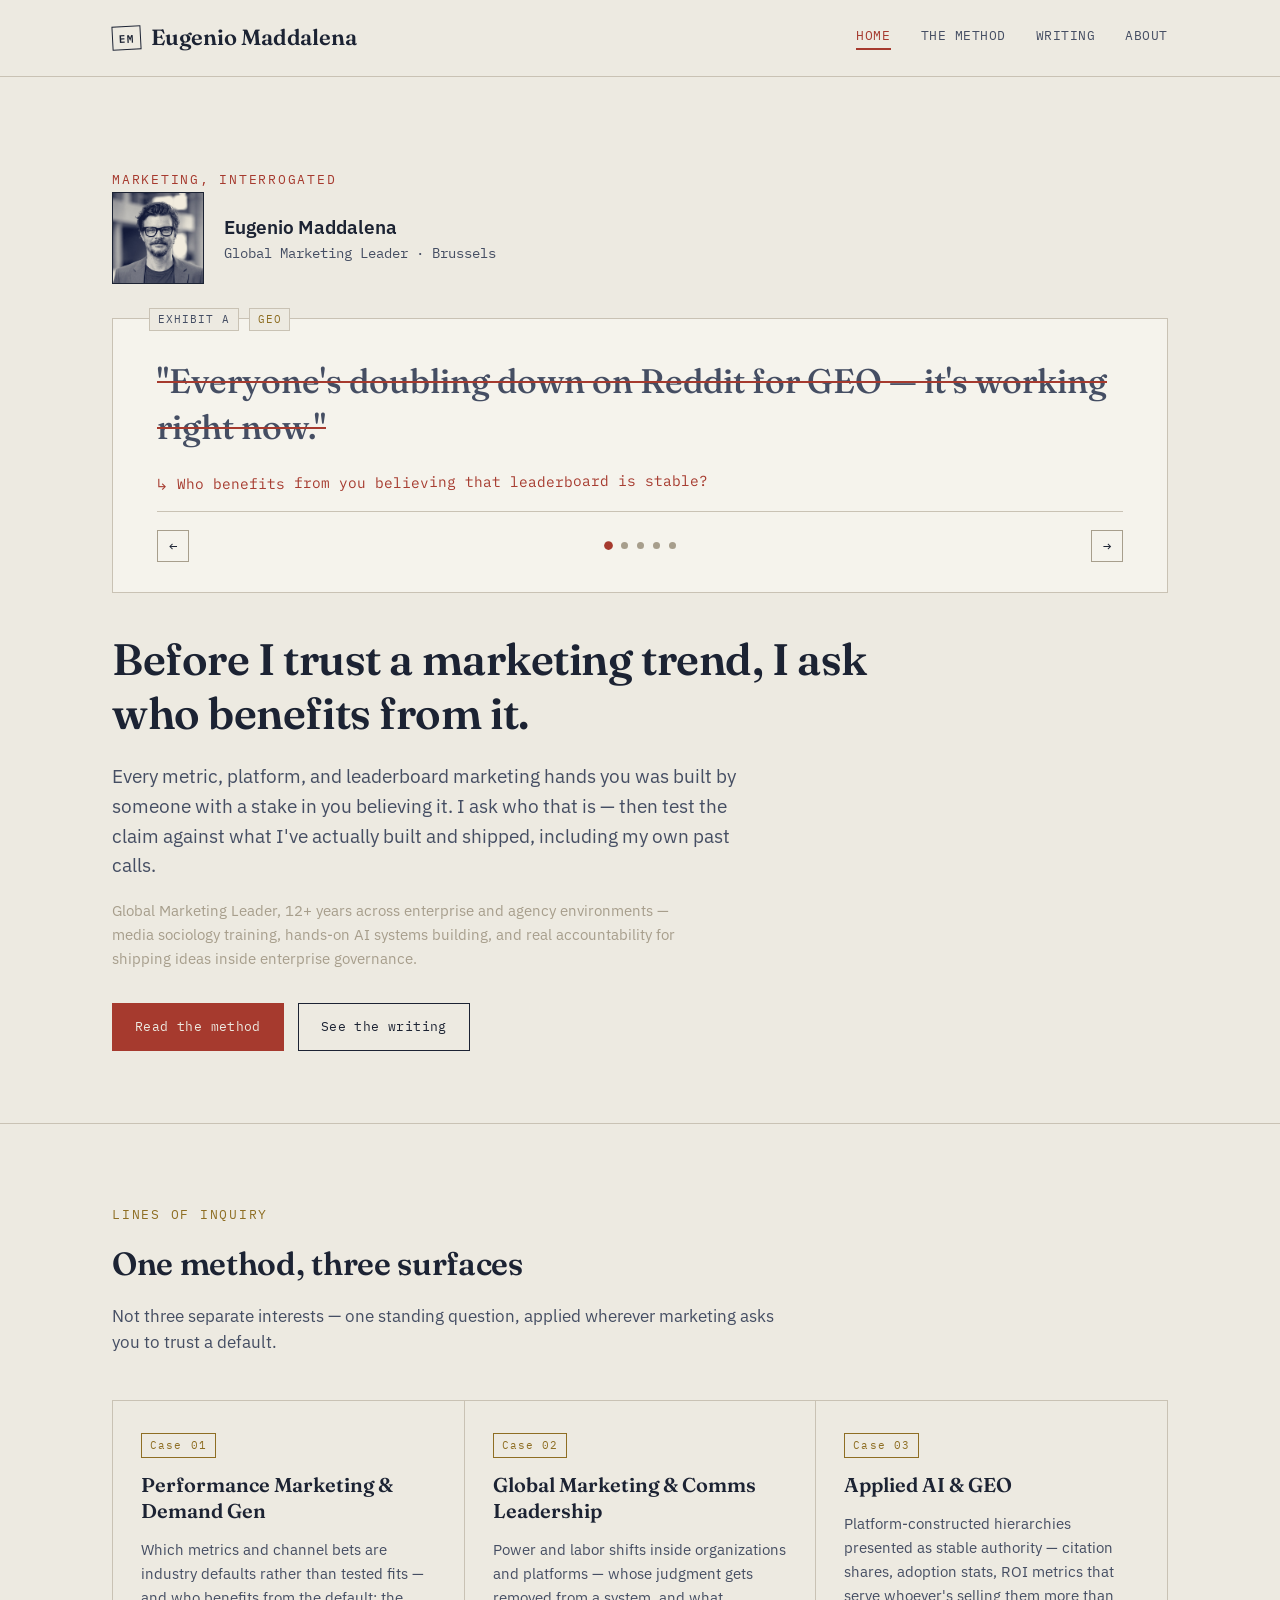
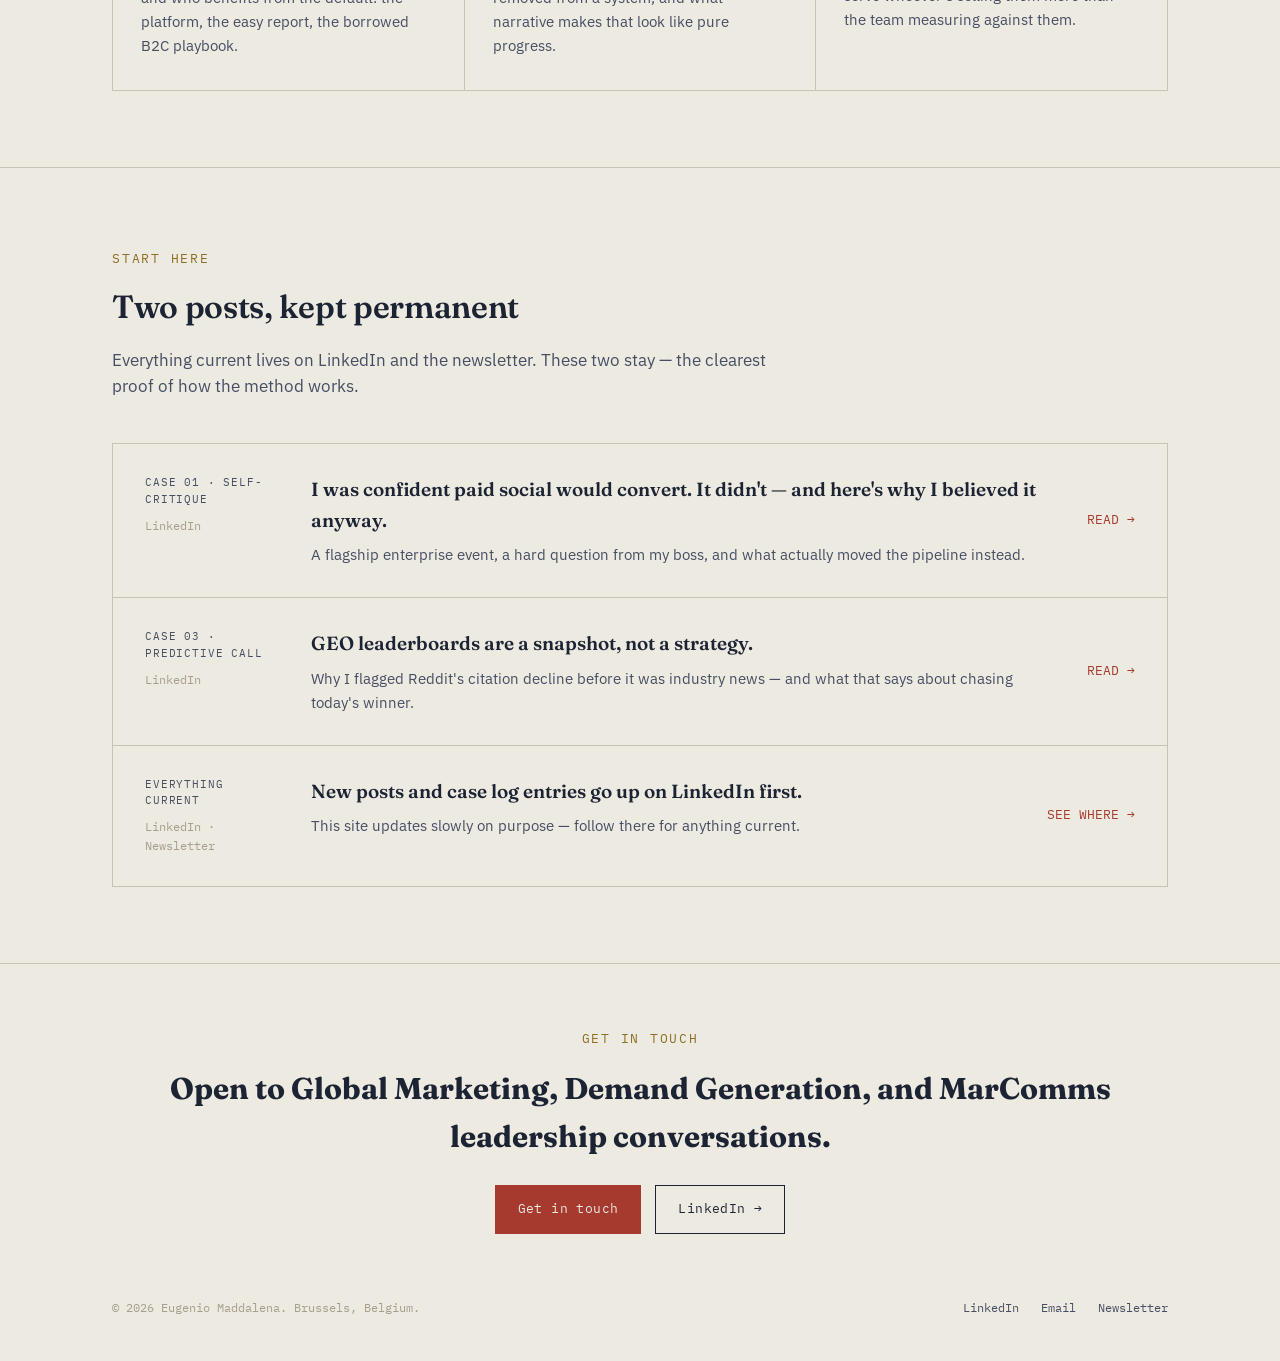
<file: index.html>
<!DOCTYPE html>
<html lang="en">
<head>
<meta charset="UTF-8">
<meta name="viewport" content="width=device-width, initial-scale=1.0">
<title>Eugenio Maddalena — Marketing, Interrogated</title>
<meta name="description" content="Global marketing leader who questions the metrics and platforms marketing takes on faith. Media sociology × applied AI × enterprise operations.">
<link rel="preconnect" href="https://fonts.googleapis.com">
<link href="https://fonts.googleapis.com/css2?family=Fraunces:opsz,wght@9..144,500;9..144,600;9..144,700&family=IBM+Plex+Sans:wght@400;500;600&family=IBM+Plex+Mono:wght@400;500&display=swap" rel="stylesheet">
<link rel="stylesheet" href="styles.css">
</head>
<body>

<header class="site-header">
  <div class="wrap">
    <a href="index.html" class="logo"><span class="stamp">EM</span> Eugenio Maddalena</a>
    <button class="nav-toggle" aria-label="Toggle menu" aria-expanded="false">MENU</button>
    <nav class="primary-nav">
      <a href="index.html" class="active">Home</a>
      <a href="method.html">The Method</a>
      <a href="writing.html">Writing</a>
      <a href="about.html">About</a>
    </nav>
  </div>
</header>

<main>

  <section class="hero">
    <div class="wrap">
      <span class="eyebrow rust">Marketing, interrogated</span>
      <div class="byline">
        <img src="assets/eugenio-maddalena.jpg" alt="Eugenio Maddalena">
        <div class="byline-text">
          <strong>Eugenio Maddalena</strong>
          Global Marketing Leader · Brussels
        </div>
      </div>

      <div class="exhibit" id="exhibit-slider">
        <div class="exhibit-tag-row">
          <span class="exhibit-tag" id="exhibit-tag">EXHIBIT A</span>
          <span class="exhibit-topic" id="exhibit-topic">GEO</span>
        </div>
        <div class="exhibit-slides">
          <div class="exhibit-slide active" data-topic="GEO">
            <p class="claim-struck">"Everyone's doubling down on Reddit for GEO — it's working right now."</p>
            <div class="annotation"><span class="arrow">↳</span><span>Who benefits from you believing that leaderboard is stable?</span></div>
          </div>
          <div class="exhibit-slide" data-topic="SEO / SEM">
            <p class="claim-struck">"Rank #1 on Google and the leads take care of themselves."</p>
            <div class="annotation"><span class="arrow">↳</span><span>Who benefits from you believing a ranking is a business outcome?</span></div>
          </div>
          <div class="exhibit-slide" data-topic="Social Media">
            <p class="claim-struck">"Post daily, or the algorithm buries you."</p>
            <div class="annotation"><span class="arrow">↳</span><span>Who benefits from you believing the platform sets your content calendar?</span></div>
          </div>
          <div class="exhibit-slide" data-topic="Account-Based Marketing">
            <p class="claim-struck">"Every target account deserves a fully custom 1:1 campaign."</p>
            <div class="annotation"><span class="arrow">↳</span><span>Who benefits from you believing personalization scales without limits?</span></div>
          </div>
          <div class="exhibit-slide" data-topic="Applied AI / ROI">
            <p class="claim-struck">"Cost per unit of intelligence is the right way to judge AI ROI."</p>
            <div class="annotation"><span class="arrow">↳</span><span>Who benefits from you believing efficient consumption is the same as results?</span></div>
          </div>
        </div>
        <div class="exhibit-controls">
          <button class="exhibit-arrow" data-dir="-1" aria-label="Previous exhibit">←</button>
          <div class="exhibit-dots" id="exhibit-dots"></div>
          <button class="exhibit-arrow" data-dir="1" aria-label="Next exhibit">→</button>
        </div>
      </div>

      <h1>Before I trust a marketing trend, I ask who benefits from it.</h1>
      <p class="lede">Every metric, platform, and leaderboard marketing hands you was built by someone with a stake in you believing it. I ask who that is — then test the claim against what I've actually built and shipped, including my own past calls.</p>
      <p class="lede-sub">Global Marketing Leader, 12+ years across enterprise and agency environments — media sociology training, hands-on AI systems building, and real accountability for shipping ideas inside enterprise governance.</p>
      <div class="btn-row">
        <a href="method.html" class="btn primary">Read the method</a>
        <a href="writing.html" class="btn">See the writing</a>
      </div>
    </div>
  </section>

  <section id="pillars">
    <div class="wrap">
      <div class="section-head">
        <span class="eyebrow">Lines of inquiry</span>
        <h2>One method, three surfaces</h2>
        <p>Not three separate interests — one standing question, applied wherever marketing asks you to trust a default.</p>
      </div>
      <div class="case-grid">
        <div class="case-card">
          <span class="case-tag">Case 01</span>
          <h3>Performance Marketing &amp; Demand Gen</h3>
          <p>Which metrics and channel bets are industry defaults rather than tested fits — and who benefits from the default: the platform, the easy report, the borrowed B2C playbook.</p>
        </div>
        <div class="case-card">
          <span class="case-tag">Case 02</span>
          <h3>Global Marketing &amp; Comms Leadership</h3>
          <p>Power and labor shifts inside organizations and platforms — whose judgment gets removed from a system, and what narrative makes that look like pure progress.</p>
        </div>
        <div class="case-card">
          <span class="case-tag">Case 03</span>
          <h3>Applied AI &amp; GEO</h3>
          <p>Platform-constructed hierarchies presented as stable authority — citation shares, adoption stats, ROI metrics that serve whoever's selling them more than the team measuring against them.</p>
        </div>
      </div>
    </div>
  </section>

  <section id="latest">
    <div class="wrap">
      <div class="section-head">
        <span class="eyebrow">Start here</span>
        <h2>Two posts, kept permanent</h2>
        <p>Everything current lives on LinkedIn and the newsletter. These two stay — the clearest proof of how the method works.</p>
      </div>
      <div class="post-grid">
        <a class="post-card" href="writing.html#self-critique">
          <div class="post-meta"><span class="pillar-tag">Case 01 · Self-critique</span><span class="post-date">LinkedIn</span></div>
          <div class="post-body">
            <h3>I was confident paid social would convert. It didn't — and here's why I believed it anyway.</h3>
            <p>A flagship enterprise event, a hard question from my boss, and what actually moved the pipeline instead.</p>
          </div>
          <span class="post-arrow">READ →</span>
        </a>
        <a class="post-card" href="writing.html#geo">
          <div class="post-meta"><span class="pillar-tag">Case 03 · Predictive call</span><span class="post-date">LinkedIn</span></div>
          <div class="post-body">
            <h3>GEO leaderboards are a snapshot, not a strategy.</h3>
            <p>Why I flagged Reddit's citation decline before it was industry news — and what that says about chasing today's winner.</p>
          </div>
          <span class="post-arrow">READ →</span>
        </a>
        <a class="post-card" href="writing.html" target="_blank">
          <div class="post-meta"><span class="pillar-tag">Everything current</span><span class="post-date">LinkedIn · Newsletter</span></div>
          <div class="post-body">
            <h3>New posts and case log entries go up on LinkedIn first.</h3>
            <p>This site updates slowly on purpose — follow there for anything current.</p>
          </div>
          <span class="post-arrow">SEE WHERE →</span>
        </a>
      </div>
    </div>
  </section>

  <section class="center-cta">
    <div class="wrap" style="text-align:center;">
      <span class="eyebrow">Get in touch</span>
      <h2 style="font-family:var(--display); font-size:clamp(22px,3vw,30px); margin:14px 0 24px;">Open to Global Marketing, Demand Generation, and MarComms leadership conversations.</h2>
      <div class="btn-row" style="justify-content:center;">
        <a href="about.html#contact" class="btn primary">Get in touch</a>
        <a href="https://www.linkedin.com/in/eugeniomaddalena/" class="btn" target="_blank" rel="noopener">LinkedIn →</a>
      </div>
    </div>
  </section>

</main>

<footer>
  <div class="wrap">
    <span class="foot-note">© 2026 Eugenio Maddalena. Brussels, Belgium.</span>
    <div class="foot-links">
      <a href="https://www.linkedin.com/in/eugeniomaddalena/" target="_blank" rel="noopener">LinkedIn</a>
      <a href="mailto:eugenio.maddalena@gmail.com">Email</a>
      <a href="https://www.linkedin.com/newsletters/em-digest-6989959772242329600/" target="_blank" rel="noopener">Newsletter</a>
    </div>
  </div>
</footer>

<script src="script.js"></script>
</body>
</html>
</file>
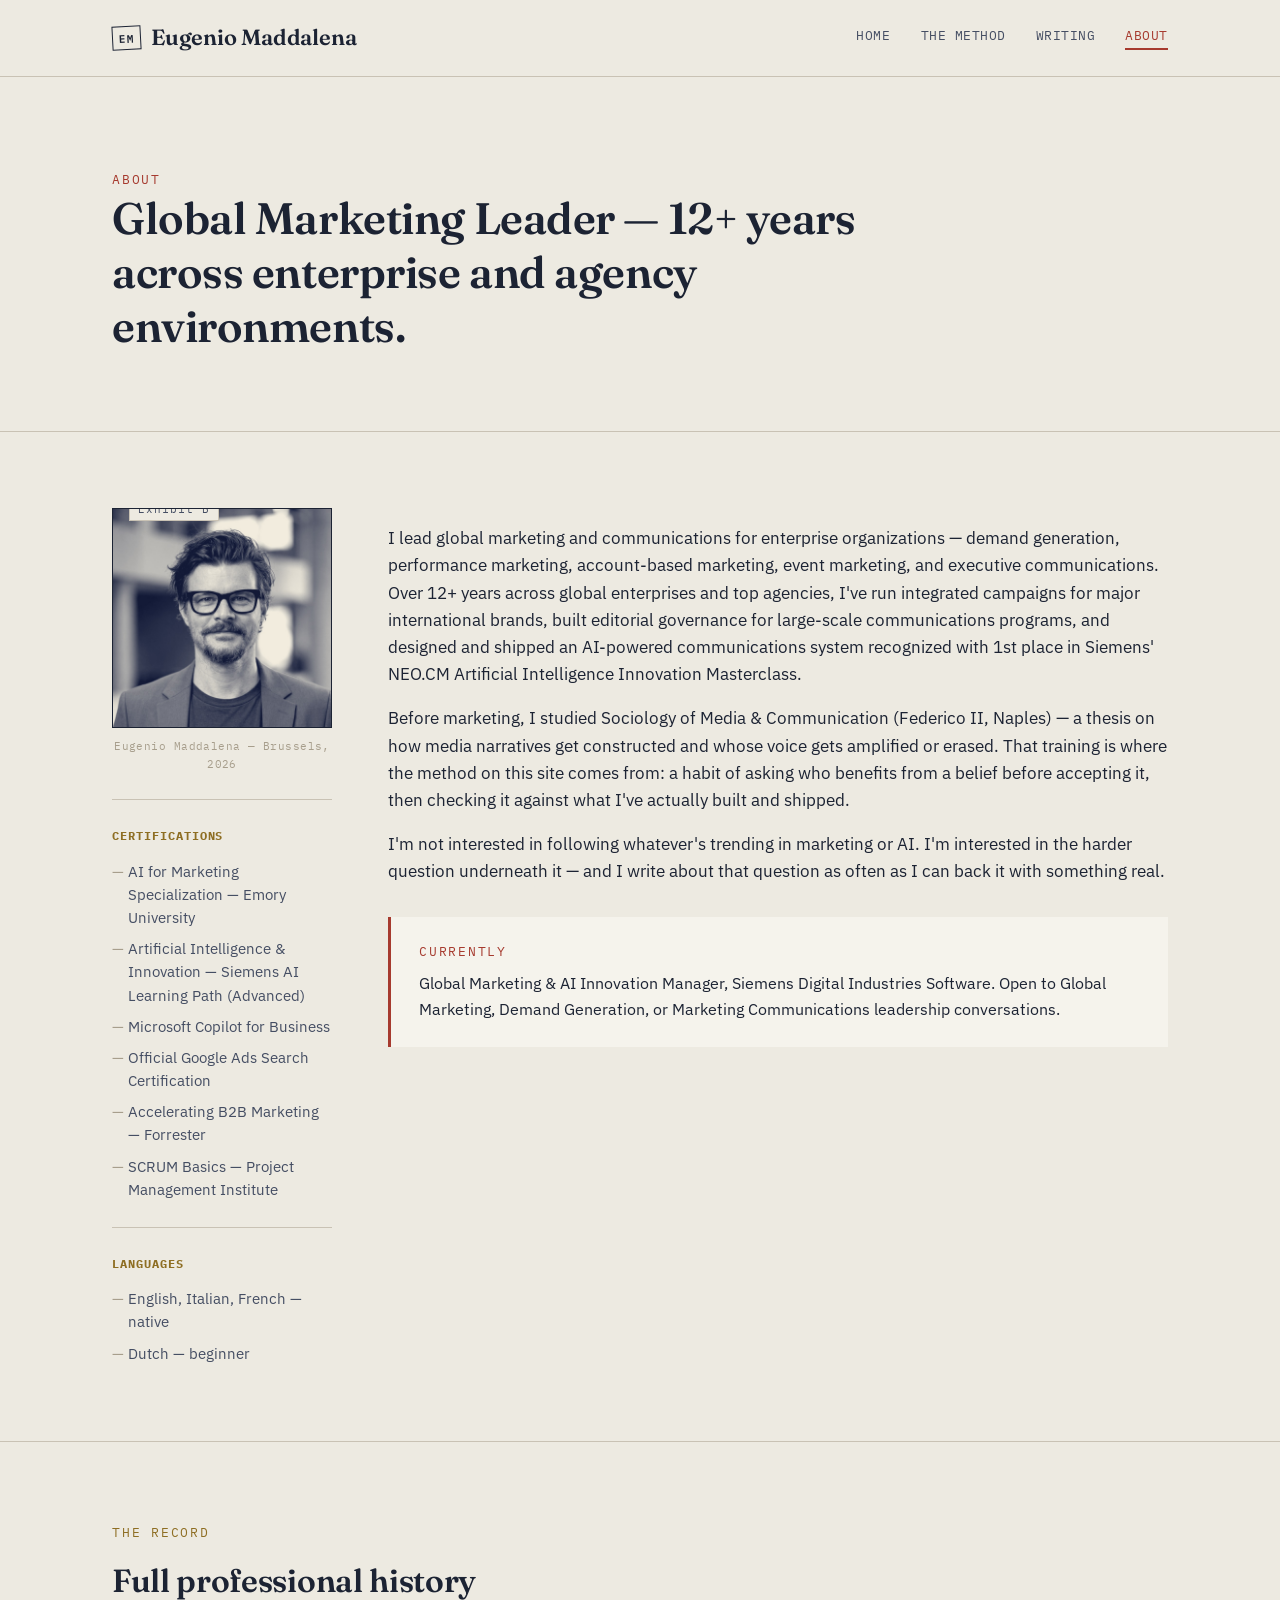
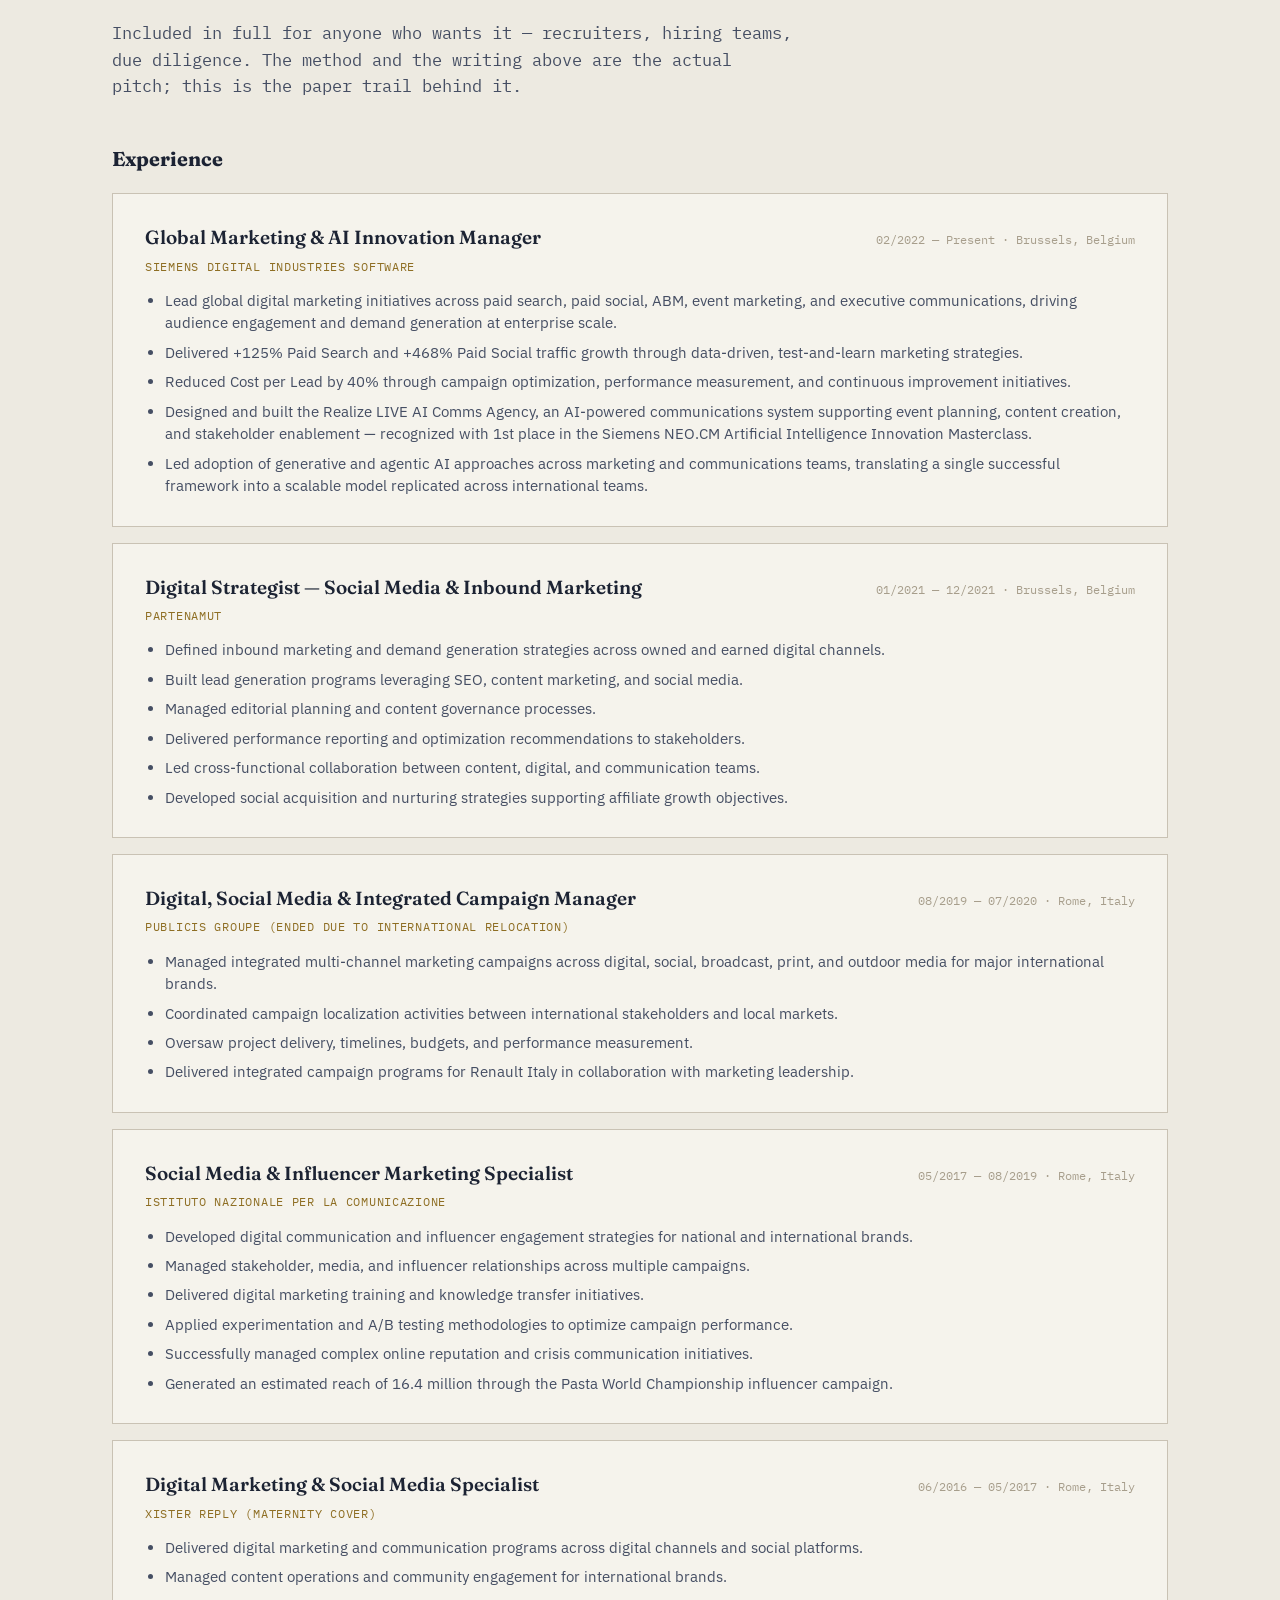
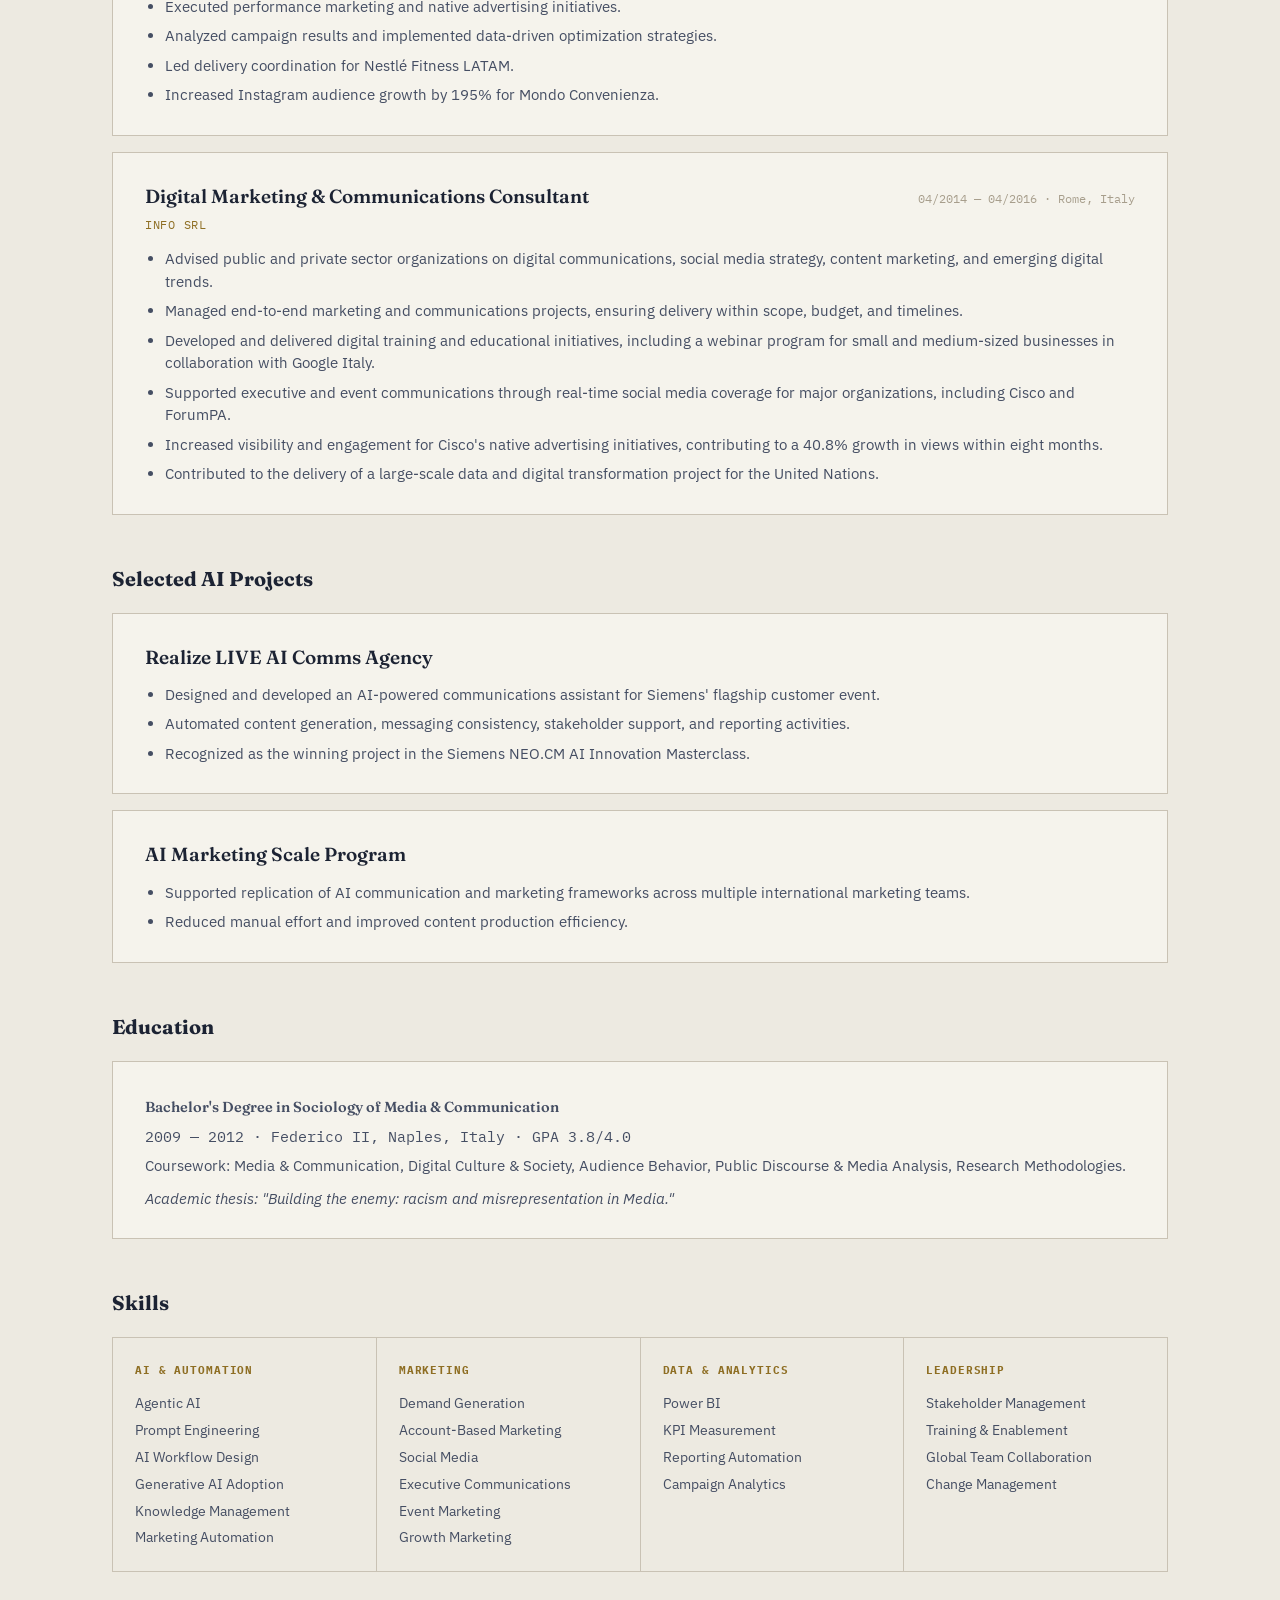
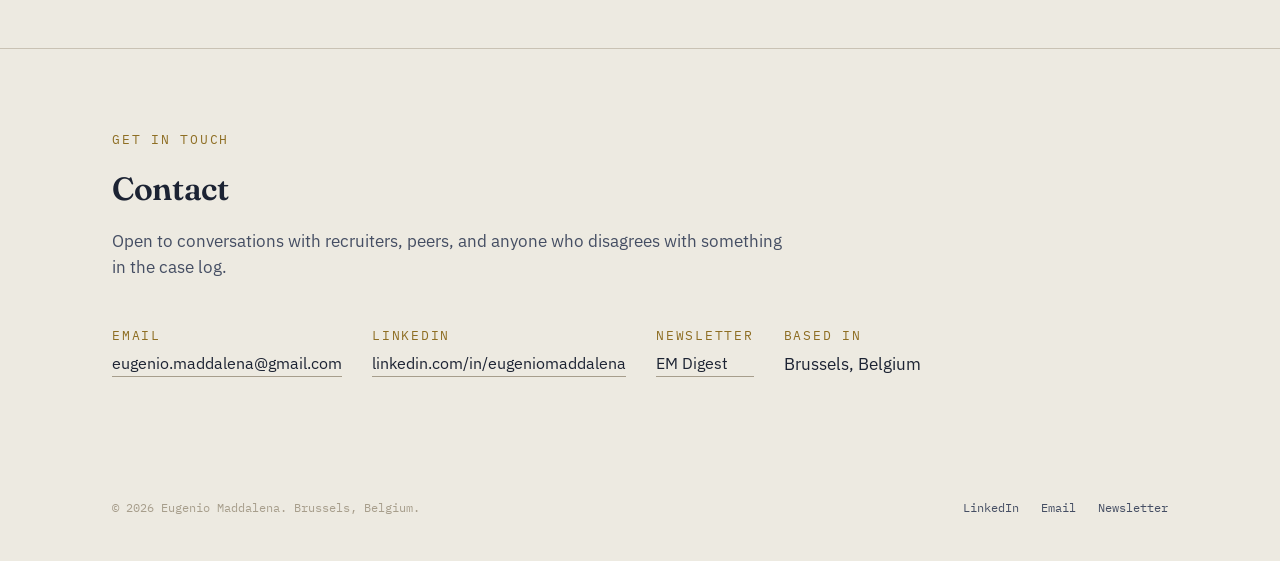
<file: about.html>
<!DOCTYPE html>
<html lang="en">
<head>
<meta charset="UTF-8">
<meta name="viewport" content="width=device-width, initial-scale=1.0">
<title>About — Eugenio Maddalena</title>
<meta name="description" content="Eugenio Maddalena — Global Marketing Leader. Background, credentials, and contact.">
<link rel="preconnect" href="https://fonts.googleapis.com">
<link href="https://fonts.googleapis.com/css2?family=Fraunces:opsz,wght@9..144,500;9..144,600;9..144,700&family=IBM+Plex+Sans:wght@400;500;600&family=IBM+Plex+Mono:wght@400;500&display=swap" rel="stylesheet">
<link rel="stylesheet" href="styles.css">
</head>
<body>

<header class="site-header">
  <div class="wrap">
    <a href="index.html" class="logo"><span class="stamp">EM</span> Eugenio Maddalena</a>
    <button class="nav-toggle" aria-label="Toggle menu" aria-expanded="false">MENU</button>
    <nav class="primary-nav">
      <a href="index.html">Home</a>
      <a href="method.html">The Method</a>
      <a href="writing.html">Writing</a>
      <a href="about.html" class="active">About</a>
    </nav>
  </div>
</header>

<main>

  <section class="hero" style="padding-bottom:56px;">
    <div class="wrap">
      <span class="eyebrow rust">About</span>
      <h1 style="max-width:760px;">Global Marketing Leader — 12+ years across enterprise and agency environments.</h1>
    </div>
  </section>

  <section>
    <div class="wrap">
      <div class="bio-grid">
        <div>
          <div class="avatar-block">
            <span class="avatar-tag">Exhibit B</span>
            <img src="assets/eugenio-maddalena.jpg" alt="Eugenio Maddalena">
          </div>
          <p class="photo-caption">Eugenio Maddalena — Brussels, 2026</p>
          <div class="credentials">
            <h4>Certifications</h4>
            <ul>
              <li>AI for Marketing Specialization — Emory University</li>
              <li>Artificial Intelligence &amp; Innovation — Siemens AI Learning Path (Advanced)</li>
              <li>Microsoft Copilot for Business</li>
              <li>Official Google Ads Search Certification</li>
              <li>Accelerating B2B Marketing — Forrester</li>
              <li>SCRUM Basics — Project Management Institute</li>
            </ul>
          </div>
          <div class="credentials">
            <h4>Languages</h4>
            <ul>
              <li>English, Italian, French — native</li>
              <li>Dutch — beginner</li>
            </ul>
          </div>
        </div>
        <div>
          <p>I lead global marketing and communications for enterprise organizations — demand generation, performance marketing, account-based marketing, event marketing, and executive communications. Over 12+ years across global enterprises and top agencies, I've run integrated campaigns for major international brands, built editorial governance for large-scale communications programs, and designed and shipped an AI-powered communications system recognized with 1st place in Siemens' NEO.CM Artificial Intelligence Innovation Masterclass.</p>
          <p>Before marketing, I studied Sociology of Media &amp; Communication (Federico II, Naples) — a thesis on how media narratives get constructed and whose voice gets amplified or erased. That training is where the method on this site comes from: a habit of asking who benefits from a belief before accepting it, then checking it against what I've actually built and shipped.</p>
          <p>I'm not interested in following whatever's trending in marketing or AI. I'm interested in the harder question underneath it — and I write about that question as often as I can back it with something real.</p>

          <div class="rule-box" style="margin-top:32px;">
            <span class="eyebrow rust">Currently</span>
            <p>Global Marketing &amp; AI Innovation Manager, Siemens Digital Industries Software. Open to Global Marketing, Demand Generation, or Marketing Communications leadership conversations.</p>
          </div>
        </div>
      </div>
    </div>
  </section>

  <section id="record">
    <div class="wrap">
      <div class="section-head">
        <span class="eyebrow">The record</span>
        <h2>Full professional history</h2>
        <p class="record-note">Included in full for anyone who wants it — recruiters, hiring teams, due diligence. The method and the writing above are the actual pitch; this is the paper trail behind it.</p>
      </div>

      <h3 style="font-family:var(--display); font-size:20px; margin:0 0 18px;">Experience</h3>

      <div class="exp-entry">
        <div class="exp-head">
          <p class="exp-role">Global Marketing &amp; AI Innovation Manager</p>
          <span class="exp-meta">02/2022 — Present · Brussels, Belgium</span>
        </div>
        <p class="exp-company">Siemens Digital Industries Software</p>
        <ul>
          <li>Lead global digital marketing initiatives across paid search, paid social, ABM, event marketing, and executive communications, driving audience engagement and demand generation at enterprise scale.</li>
          <li>Delivered +125% Paid Search and +468% Paid Social traffic growth through data-driven, test-and-learn marketing strategies.</li>
          <li>Reduced Cost per Lead by 40% through campaign optimization, performance measurement, and continuous improvement initiatives.</li>
          <li>Designed and built the Realize LIVE AI Comms Agency, an AI-powered communications system supporting event planning, content creation, and stakeholder enablement — recognized with 1st place in the Siemens NEO.CM Artificial Intelligence Innovation Masterclass.</li>
          <li>Led adoption of generative and agentic AI approaches across marketing and communications teams, translating a single successful framework into a scalable model replicated across international teams.</li>
        </ul>
      </div>

      <div class="exp-entry">
        <div class="exp-head">
          <p class="exp-role">Digital Strategist — Social Media &amp; Inbound Marketing</p>
          <span class="exp-meta">01/2021 — 12/2021 · Brussels, Belgium</span>
        </div>
        <p class="exp-company">Partenamut</p>
        <ul>
          <li>Defined inbound marketing and demand generation strategies across owned and earned digital channels.</li>
          <li>Built lead generation programs leveraging SEO, content marketing, and social media.</li>
          <li>Managed editorial planning and content governance processes.</li>
          <li>Delivered performance reporting and optimization recommendations to stakeholders.</li>
          <li>Led cross-functional collaboration between content, digital, and communication teams.</li>
          <li>Developed social acquisition and nurturing strategies supporting affiliate growth objectives.</li>
        </ul>
      </div>

      <div class="exp-entry">
        <div class="exp-head">
          <p class="exp-role">Digital, Social Media &amp; Integrated Campaign Manager</p>
          <span class="exp-meta">08/2019 — 07/2020 · Rome, Italy</span>
        </div>
        <p class="exp-company">Publicis Groupe (ended due to international relocation)</p>
        <ul>
          <li>Managed integrated multi-channel marketing campaigns across digital, social, broadcast, print, and outdoor media for major international brands.</li>
          <li>Coordinated campaign localization activities between international stakeholders and local markets.</li>
          <li>Oversaw project delivery, timelines, budgets, and performance measurement.</li>
          <li>Delivered integrated campaign programs for Renault Italy in collaboration with marketing leadership.</li>
        </ul>
      </div>

      <div class="exp-entry">
        <div class="exp-head">
          <p class="exp-role">Social Media &amp; Influencer Marketing Specialist</p>
          <span class="exp-meta">05/2017 — 08/2019 · Rome, Italy</span>
        </div>
        <p class="exp-company">Istituto Nazionale per la Comunicazione</p>
        <ul>
          <li>Developed digital communication and influencer engagement strategies for national and international brands.</li>
          <li>Managed stakeholder, media, and influencer relationships across multiple campaigns.</li>
          <li>Delivered digital marketing training and knowledge transfer initiatives.</li>
          <li>Applied experimentation and A/B testing methodologies to optimize campaign performance.</li>
          <li>Successfully managed complex online reputation and crisis communication initiatives.</li>
          <li>Generated an estimated reach of 16.4 million through the Pasta World Championship influencer campaign.</li>
        </ul>
      </div>

      <div class="exp-entry">
        <div class="exp-head">
          <p class="exp-role">Digital Marketing &amp; Social Media Specialist</p>
          <span class="exp-meta">06/2016 — 05/2017 · Rome, Italy</span>
        </div>
        <p class="exp-company">Xister Reply (maternity cover)</p>
        <ul>
          <li>Delivered digital marketing and communication programs across digital channels and social platforms.</li>
          <li>Managed content operations and community engagement for international brands.</li>
          <li>Executed performance marketing and native advertising initiatives.</li>
          <li>Analyzed campaign results and implemented data-driven optimization strategies.</li>
          <li>Led delivery coordination for Nestlé Fitness LATAM.</li>
          <li>Increased Instagram audience growth by 195% for Mondo Convenienza.</li>
        </ul>
      </div>

      <div class="exp-entry">
        <div class="exp-head">
          <p class="exp-role">Digital Marketing &amp; Communications Consultant</p>
          <span class="exp-meta">04/2014 — 04/2016 · Rome, Italy</span>
        </div>
        <p class="exp-company">Info Srl</p>
        <ul>
          <li>Advised public and private sector organizations on digital communications, social media strategy, content marketing, and emerging digital trends.</li>
          <li>Managed end-to-end marketing and communications projects, ensuring delivery within scope, budget, and timelines.</li>
          <li>Developed and delivered digital training and educational initiatives, including a webinar program for small and medium-sized businesses in collaboration with Google Italy.</li>
          <li>Supported executive and event communications through real-time social media coverage for major organizations, including Cisco and ForumPA.</li>
          <li>Increased visibility and engagement for Cisco's native advertising initiatives, contributing to a 40.8% growth in views within eight months.</li>
          <li>Contributed to the delivery of a large-scale data and digital transformation project for the United Nations.</li>
        </ul>
      </div>

      <h3 style="font-family:var(--display); font-size:20px; margin:48px 0 18px;">Selected AI Projects</h3>
      <div class="exp-entry">
        <div class="exp-head"><p class="exp-role">Realize LIVE AI Comms Agency</p></div>
        <ul>
          <li>Designed and developed an AI-powered communications assistant for Siemens' flagship customer event.</li>
          <li>Automated content generation, messaging consistency, stakeholder support, and reporting activities.</li>
          <li>Recognized as the winning project in the Siemens NEO.CM AI Innovation Masterclass.</li>
        </ul>
      </div>
      <div class="exp-entry">
        <div class="exp-head"><p class="exp-role">AI Marketing Scale Program</p></div>
        <ul>
          <li>Supported replication of AI communication and marketing frameworks across multiple international marketing teams.</li>
          <li>Reduced manual effort and improved content production efficiency.</li>
        </ul>
      </div>

      <h3 style="font-family:var(--display); font-size:20px; margin:48px 0 18px;">Education</h3>
      <div class="edu-entry">
        <p class="exp-role">Bachelor's Degree in Sociology of Media &amp; Communication</p>
        <p class="exp-meta" style="display:block; margin-top:6px;">2009 — 2012 · Federico II, Naples, Italy · GPA 3.8/4.0</p>
        <p>Coursework: Media &amp; Communication, Digital Culture &amp; Society, Audience Behavior, Public Discourse &amp; Media Analysis, Research Methodologies.</p>
        <p class="thesis">Academic thesis: "Building the enemy: racism and misrepresentation in Media."</p>
      </div>

      <h3 style="font-family:var(--display); font-size:20px; margin:48px 0 18px;">Skills</h3>
      <div class="skills-grid">
        <div class="skill-card">
          <h4>AI &amp; Automation</h4>
          <ul>
            <li>Agentic AI</li>
            <li>Prompt Engineering</li>
            <li>AI Workflow Design</li>
            <li>Generative AI Adoption</li>
            <li>Knowledge Management</li>
            <li>Marketing Automation</li>
          </ul>
        </div>
        <div class="skill-card">
          <h4>Marketing</h4>
          <ul>
            <li>Demand Generation</li>
            <li>Account-Based Marketing</li>
            <li>Social Media</li>
            <li>Executive Communications</li>
            <li>Event Marketing</li>
            <li>Growth Marketing</li>
          </ul>
        </div>
        <div class="skill-card">
          <h4>Data &amp; Analytics</h4>
          <ul>
            <li>Power BI</li>
            <li>KPI Measurement</li>
            <li>Reporting Automation</li>
            <li>Campaign Analytics</li>
          </ul>
        </div>
        <div class="skill-card">
          <h4>Leadership</h4>
          <ul>
            <li>Stakeholder Management</li>
            <li>Training &amp; Enablement</li>
            <li>Global Team Collaboration</li>
            <li>Change Management</li>
          </ul>
        </div>
      </div>
    </div>
  </section>

  <section id="contact">
    <div class="wrap">
      <div class="section-head">
        <span class="eyebrow">Get in touch</span>
        <h2>Contact</h2>
        <p>Open to conversations with recruiters, peers, and anyone who disagrees with something in the case log.</p>
      </div>
      <div class="contact-row">
        <div class="contact-item">
          <span class="eyebrow">Email</span>
          <a href="mailto:eugenio.maddalena@gmail.com">eugenio.maddalena@gmail.com</a>
        </div>
        <div class="contact-item">
          <span class="eyebrow">LinkedIn</span>
          <a href="https://www.linkedin.com/in/eugeniomaddalena/" target="_blank" rel="noopener">linkedin.com/in/eugeniomaddalena</a>
        </div>
        <div class="contact-item">
          <span class="eyebrow">Newsletter</span>
          <a href="https://www.linkedin.com/newsletters/em-digest-6989959772242329600/" target="_blank" rel="noopener">EM Digest</a>
        </div>
        <div class="contact-item">
          <span class="eyebrow">Based in</span>
          <span>Brussels, Belgium</span>
        </div>
      </div>
    </div>
  </section>

</main>

<footer>
  <div class="wrap">
    <span class="foot-note">© 2026 Eugenio Maddalena. Brussels, Belgium.</span>
    <div class="foot-links">
      <a href="https://www.linkedin.com/in/eugeniomaddalena/" target="_blank" rel="noopener">LinkedIn</a>
      <a href="mailto:eugenio.maddalena@gmail.com">Email</a>
      <a href="https://www.linkedin.com/newsletters/em-digest-6989959772242329600/" target="_blank" rel="noopener">Newsletter</a>
    </div>
  </div>
</footer>

<script src="script.js"></script>
</body>
</html>
</file>
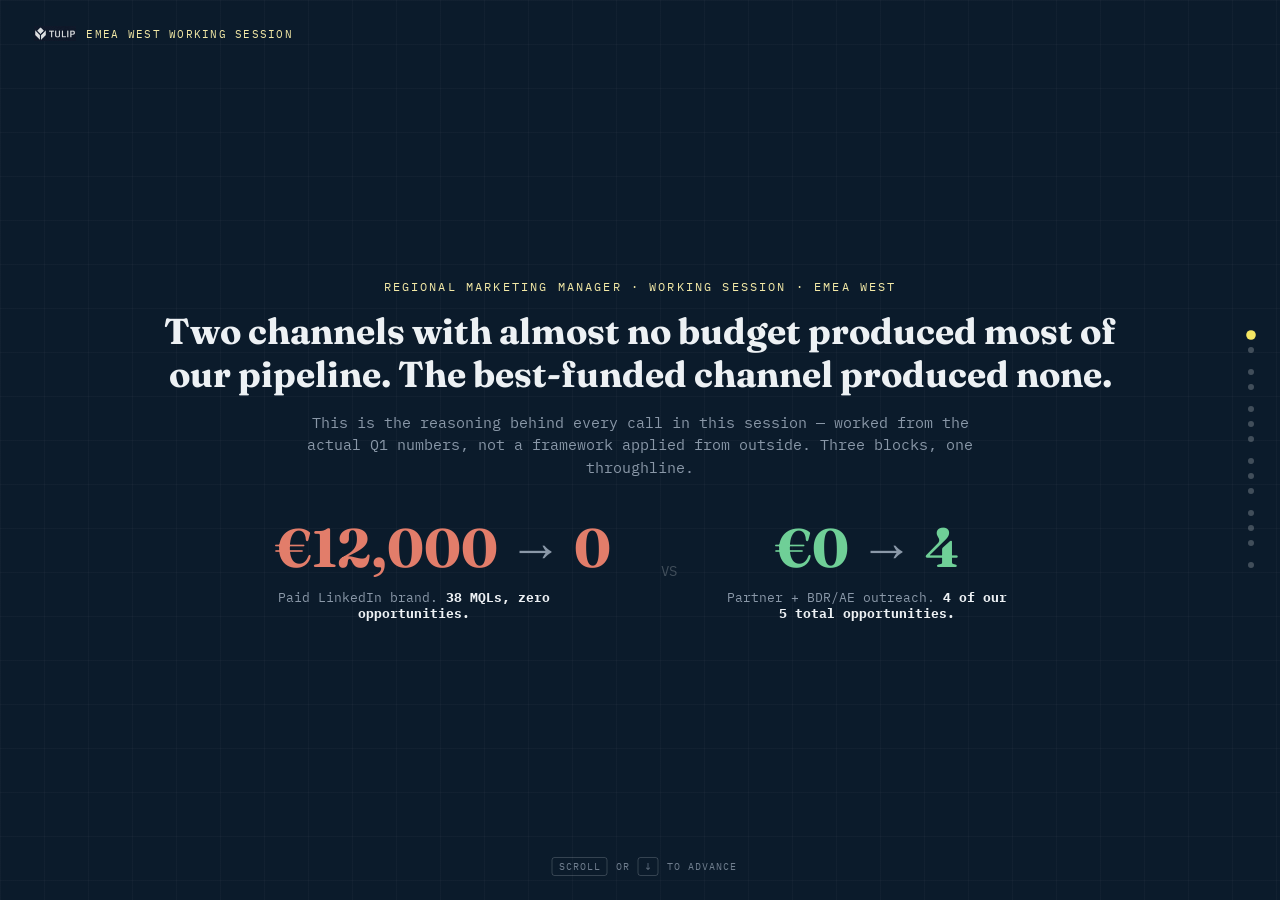
<file: emea-west-presentation-v2.html>
<!DOCTYPE html>
<html lang="en">
<head>
<meta charset="UTF-8">
<meta name="viewport" content="width=device-width, initial-scale=1.0">
<title>EMEA West — Working Session</title>
<link rel="preconnect" href="https://fonts.googleapis.com">
<link href="https://fonts.googleapis.com/css2?family=Fraunces:opsz,wght@9..144,600;9..144,700;9..144,900&family=IBM+Plex+Sans:wght@400;500;600&family=IBM+Plex+Mono:wght@400;500;600&display=swap" rel="stylesheet">
<style>
  :root{
    --navy:#0B1B2B; --navy-deep:#071118; --navy-raised:#101F30;
    --cream:#F3E9A6; --cream-bright:#F5E663; --white:#EDF1F4; --slate:#8A98A8;
    --line:rgba(237,241,244,0.12); --line-strong:rgba(237,241,244,0.24);
    --good:#6FCF97; --warn:#F2C464; --bad:#E27D6A; --gate:#8FA8D9; --champ:#6FCF97; --econ:#F5E663;
    --display:'Fraunces', Georgia, serif;
    --body:'IBM Plex Sans', -apple-system, sans-serif;
    --mono:'IBM Plex Mono', 'Courier New', monospace;
  }
  *{ box-sizing:border-box; margin:0; padding:0; }
  html, body{ height:100%; overflow:hidden; }
  body{
    background:var(--navy); color:var(--white); font-family:var(--body);
    -webkit-font-smoothing:antialiased;
    background-image:
      linear-gradient(rgba(237,241,244,0.028) 1px, transparent 1px),
      linear-gradient(90deg, rgba(237,241,244,0.028) 1px, transparent 1px);
    background-size:44px 44px;
  }
  ::selection{ background:var(--cream); color:var(--navy-deep); }
  @media (prefers-reduced-motion: reduce){ *{ animation-duration:.01ms !important; transition-duration:.01ms !important; } }

  .deck{ height:100vh; width:100vw; overflow-y:scroll; scroll-snap-type:y mandatory; scroll-behavior:smooth; }
  .deck::-webkit-scrollbar{ display:none; }
  .slide{
    height:100vh; width:100vw; scroll-snap-align:start; scroll-snap-stop:always;
    display:flex; flex-direction:column; align-items:center; justify-content:center;
    position:relative; padding:70px 90px; box-sizing:border-box;
  }
  @media (max-width:760px){ .slide{ padding:40px 28px; } }

  /* ---- persistent chrome ---- */
  .corner{
    position:fixed; top:26px; left:34px; z-index:60; display:flex; align-items:center;
    font-family:var(--mono); font-size:10.5px; letter-spacing:.12em; text-transform:uppercase; color:var(--cream);
    pointer-events:none;
  }
  .corner img{ height:15px; opacity:.85; margin-right:10px; }
  .corner .sep{ color:var(--line-strong); }
  .corner .idx{ color:var(--slate); }

  .dots{ position:fixed; right:26px; top:50%; transform:translateY(-50%); z-index:60; display:flex; flex-direction:column; align-items:center; }
  .dot-group{ display:flex; flex-direction:column; align-items:center; margin-bottom:16px; }
  .dot-group:last-child{ margin-bottom:0; }
  .dot{ width:6px; height:6px; border-radius:50%; background:var(--line-strong); cursor:pointer; transition:background .2s ease, transform .2s ease; border:none; padding:0; margin-bottom:9px; }
  .dot:last-child{ margin-bottom:0; }
  .dot:hover{ background:var(--slate); }
  .dot.active{ background:var(--cream-bright); transform:scale(1.6); }
  @media (max-width:760px){ .dots{ display:none; } }

  .hint{
    position:fixed; bottom:24px; left:50%; transform:translateX(-50%); z-index:60;
    font-family:var(--mono); font-size:10px; letter-spacing:.1em; text-transform:uppercase; color:var(--slate);
    opacity:.8; display:flex; align-items:center;
  }
  .hint .k{ border:1px solid var(--line-strong); padding:2px 6px; border-radius:3px; margin:0 8px; }

  /* ---- reveal system ---- */
  .r{ opacity:0; transform:translateY(26px); transition:opacity .7s cubic-bezier(.2,.7,.3,1), transform .7s cubic-bezier(.2,.7,.3,1); }
  .slide.active .r{ opacity:1; transform:translateY(0); }
  .rs{ opacity:0; transform:scale(.85); transition:opacity .6s cubic-bezier(.2,.8,.3,1.2), transform .6s cubic-bezier(.2,.8,.3,1.2); }
  .slide.active .rs{ opacity:1; transform:scale(1); }

  /* ---- typography helpers ---- */
  .eyebrow{ font-family:var(--mono); font-size:12px; letter-spacing:.18em; text-transform:uppercase; color:var(--cream); text-align:center; }
  .big{ font-family:var(--display); font-weight:700; line-height:1; text-align:center; }
  .huge{ font-size:110px; }
  .large{ font-size:60px; }
  .med{ font-size:32px; }
  .sub{ font-family:var(--mono); font-size:15px; color:var(--slate); text-align:center; max-width:760px; line-height:1.5; }
  .label{ font-family:var(--mono); font-size:11px; letter-spacing:.1em; text-transform:uppercase; color:var(--slate); text-align:center; }

  /* ---- chapter slides ---- */
  .chapter-num{ font-family:var(--display); font-weight:900; font-size:180px; color:var(--navy-raised); line-height:1; -webkit-text-stroke:1.5px var(--cream); }
  .chapter-title{ font-family:var(--display); font-weight:700; font-size:44px; text-align:center; margin-top:8px; }
  .chapter-sub{ font-family:var(--mono); font-size:13px; color:var(--slate); text-align:center; margin-top:16px; }

  /* ---- thesis contrast (slide 1) ---- */
  .contrast{ display:flex; align-items:center; flex-wrap:wrap; justify-content:center; }
  .contrast-col{ text-align:center; }
  .contrast-num{ font-family:var(--display); font-weight:700; font-size:76px; line-height:1; }
  .contrast-col.zero .contrast-num{ color:var(--bad); }
  .contrast-col.good .contrast-num{ color:var(--good); }
  .contrast-label{ font-family:var(--mono); font-size:12.5px; color:var(--slate); margin-top:14px; max-width:280px; }
  .contrast-label strong{ color:var(--white); }
  .contrast-vs{ font-family:var(--mono); font-size:14px; color:var(--line-strong); margin:0 50px; }

  /* ---- donut (slide 3) ---- */
  .donut-big{ position:relative; width:300px; height:300px; }
  .donut-big svg{ width:100%; height:100%; transform:rotate(-90deg); }
  .donut-big .dv{ position:absolute; top:0; left:0; right:0; bottom:0; display:flex; flex-direction:column; align-items:center; justify-content:center; }
  .donut-big .dv .n{ font-family:var(--display); font-weight:700; font-size:56px; color:var(--gate); }
  .donut-big .dv .l{ font-family:var(--mono); font-size:11px; color:var(--slate); text-transform:uppercase; letter-spacing:.08em; margin-top:4px; text-align:center; max-width:180px; }

  /* ---- territory teaser ---- */
  .teaser-row{ display:flex; flex-wrap:wrap; justify-content:center; }
  .teaser-name{ font-family:var(--display); font-weight:700; font-size:40px; color:var(--slate); margin-right:40px; }
  .teaser-name:last-child{ margin-right:0; }

  /* ---- territory slides ---- */
  .terr-name-big{ font-family:var(--display); font-weight:700; font-size:58px; text-align:center; }
  .terr-tag-big{
    font-family:var(--mono); font-size:12.5px; letter-spacing:.08em; text-transform:uppercase;
    padding:5px 16px; border:1px solid; margin-top:14px; display:inline-block;
  }
  .terr-rate-big{ font-family:var(--display); font-weight:700; font-size:96px; line-height:1; margin-top:30px; }
  .terr-funnel-big{ display:flex; align-items:flex-end; height:110px; margin-top:36px; }
  .tfb{ width:90px; height:110px; background:var(--navy-raised); border:1px solid var(--line); position:relative; display:flex; align-items:flex-end; margin-right:36px; }
  .tfb:last-child{ margin-right:0; }
  .tfb-fill{ width:100%; height:0%; transition:height 1.1s cubic-bezier(.16,.8,.3,1); }
  .tfb-label{ position:absolute; bottom:100%; left:0; right:0; text-align:center; margin-bottom:8px; font-family:var(--mono); font-size:17px; font-weight:600; color:var(--white); }
  .tfb-tag{ position:absolute; top:100%; left:0; right:0; text-align:center; margin-top:8px; font-family:var(--mono); font-size:10px; letter-spacing:.06em; text-transform:uppercase; color:var(--slate); }
  .terr-phrase{ font-family:var(--mono); font-size:16px; color:var(--white); text-align:center; margin-top:50px; max-width:640px; }

  /* ---- verdict slide ---- */
  .verdict-row{ display:flex; flex-wrap:wrap; justify-content:center; }
  .v-card{ text-align:center; padding:22px 20px; border:1px solid var(--line); background:var(--navy-raised); width:230px; margin-right:20px; }
  .v-action{ font-family:var(--mono); font-size:11px; color:var(--white); line-height:1.5; text-align:left; margin-top:16px; padding-top:14px; border-top:1px solid var(--line); }
  .v-action strong{ color:var(--cream-bright); }
  .v-card:last-child{ margin-right:0; }
  .v-name{ font-family:var(--display); font-weight:700; font-size:20px; margin-bottom:10px; }
  .v-pct{ font-family:var(--display); font-weight:700; font-size:34px; margin-bottom:10px; }
  .v-tag{ font-family:var(--mono); font-size:10px; letter-spacing:.05em; text-transform:uppercase; padding:3px 9px; border:1px solid; display:inline-block; }

  /* ---- lyon before/after (static, with icons) ---- */
  .lyon-stage{ width:100%; max-width:880px; }
  .lyon-v2-row{ display:flex; align-items:center; padding:18px 0; border-bottom:1px solid var(--line); }
  .lyon-v2-row:last-child{ border-bottom:none; }
  .lyon-v2-icon{ width:32px; height:32px; flex:0 0 32px; margin-right:22px; color:var(--cream); }
  .lyon-v2-icon svg{ width:100%; height:100%; fill:none; stroke:currentColor; stroke-width:1.6; stroke-linecap:round; stroke-linejoin:round; }
  .lyon-v2-content{ flex:1; }
  .lyon-v2-label{ font-family:var(--mono); font-size:10.5px; text-transform:uppercase; letter-spacing:.06em; color:var(--slate); margin-bottom:7px; }
  .lyon-v2-ba{ display:flex; align-items:center; flex-wrap:wrap; }
  .lyon-v2-before{ font-family:var(--mono); font-size:14px; color:var(--bad); }
  .lyon-v2-arrow{ font-family:var(--mono); font-size:14px; color:var(--cream); margin:0 16px; flex:0 0 auto; }
  .lyon-v2-after{ font-family:var(--mono); font-size:14px; color:var(--good); font-weight:600; }

  /* ---- budget thesis ---- */
  .flow-metaphor{ display:flex; align-items:center; }
  .flow-box{ text-align:center; padding:30px 34px; border:1px solid var(--line); }
  .flow-box .fb-amt{ font-family:var(--display); font-weight:700; font-size:44px; }
  .flow-box .fb-label{ font-family:var(--mono); font-size:11px; color:var(--slate); text-transform:uppercase; letter-spacing:.06em; margin-top:8px; }
  .flow-box.fail{ border-color:var(--bad); }
  .flow-box.fail .fb-amt{ color:var(--bad); }
  .flow-box.win{ border-color:var(--good); }
  .flow-box.win .fb-amt{ color:var(--good); }
  .flow-arrow{ font-family:var(--mono); font-size:28px; color:var(--cream); margin:0 32px; }

  /* ---- budget detail bars ---- */
  .bdg-wrap{ width:100%; max-width:900px; }
  .bdg-item{ margin-bottom:16px; }
  .bdg-item:last-child{ margin-bottom:0; }
  .bdg-row{ display:flex; align-items:center; }
  .bdg-name{ width:230px; flex:0 0 230px; margin-right:16px; display:flex; align-items:center; justify-content:flex-end; }
  .bdg-name .bn-text{ font-family:var(--mono); font-size:12px; color:var(--white); margin-right:9px; }
  .bdg-badge{ font-family:var(--mono); font-size:8.5px; letter-spacing:.04em; text-transform:uppercase; padding:2px 7px; border:1px solid; white-space:nowrap; flex:0 0 auto; }
  .bdg-badge.cut{ color:var(--bad); border-color:var(--bad); }
  .bdg-badge.keep{ color:var(--warn); border-color:var(--warn); }
  .bdg-badge.up{ color:var(--good); border-color:var(--good); }
  .bdg-total{ margin-top:22px; padding-top:18px; border-top:1px solid var(--line-strong); text-align:center; font-family:var(--mono); font-size:14px; color:var(--white); }
  .bdg-total strong{ color:var(--cream-bright); font-size:17px; }
  .bdg-track{ flex:1; position:relative; height:16px; margin-right:16px; }
  .bdg-zero{ position:absolute; left:50%; top:-6px; bottom:-6px; width:1px; background:var(--line-strong); }
  .bdg-bar{ position:absolute; top:0; bottom:0; width:0%; transition:width 1s cubic-bezier(.16,.8,.3,1); }
  .bdg-delta{ width:80px; flex:0 0 80px; font-family:var(--mono); font-size:12px; }

  /* ---- mismatch rings ---- */
  .rings-row{ display:flex; align-items:center; flex-wrap:wrap; justify-content:center; }
  .ring-block{ text-align:center; }
  .ring-wrap{ position:relative; width:210px; height:210px; }
  .ring-wrap svg{ width:100%; height:100%; transform:rotate(-90deg); }
  .ring-val{ position:absolute; top:0; left:0; right:0; bottom:0; display:flex; align-items:center; justify-content:center; font-family:var(--display); font-weight:700; font-size:36px; }
  .ring-label{ font-family:var(--mono); font-size:12.5px; color:var(--slate); text-transform:uppercase; letter-spacing:.05em; margin-top:14px; }

  /* ---- proof stark ---- */
  .proof-stark{ display:flex; align-items:baseline; flex-wrap:wrap; justify-content:center; }
  .proof-num{ font-family:var(--display); font-weight:700; font-size:88px; }
  .proof-num.zero{ color:var(--bad); }
  .proof-sep{ font-family:var(--mono); font-size:24px; color:var(--line-strong); margin:0 28px; }

  /* ---- the ask swap ---- */
  .ask-swap{ display:flex; align-items:center; flex-wrap:wrap; justify-content:center; }
  .ask-old{ font-family:var(--display); font-weight:700; font-size:48px; color:var(--slate); text-decoration:line-through; text-decoration-color:var(--bad); text-decoration-thickness:3px; }
  .ask-new{ font-family:var(--display); font-weight:700; font-size:72px; color:var(--good); }

  /* ---- close ---- */
  .close-line{ font-family:var(--display); font-weight:600; font-size:28px; text-align:center; max-width:900px; line-height:1.35; }
  /* ---------- analysis slide (buyer mix, full legend) ---------- */
  .analysis-row{ display:flex; align-items:center; }
  .analysis-row .donut-big{ width:260px; height:260px; margin-right:56px; flex:0 0 auto; }
  .analysis-legend{ flex:1; max-width:600px; }
  .al-row{ margin-bottom:26px; }
  .al-row:last-child{ margin-bottom:0; }
  .al-dot{ display:inline-block; width:12px; height:12px; border-radius:3px; margin-right:10px; vertical-align:middle; }
  .al-title{ font-family:var(--display); font-weight:700; font-size:19px; color:var(--white); }
  .al-desc{ display:block; font-family:var(--mono); font-size:12.5px; color:var(--slate); margin-top:5px; margin-left:22px; line-height:1.5; }

  /* ---------- territory action band ---------- */
  .terr-action{
    margin-top:26px; padding:11px 22px; border:1px solid var(--cream); display:inline-block;
    font-family:var(--mono); font-size:14px; color:var(--cream);
  }
  .terr-action strong{ color:var(--cream-bright); }

  /* ---------- gantt slide (block 2) ---------- */
  .gantt-slide-wrap{ width:100%; max-width:900px; }
  .gantt-header-row{ display:flex; padding-left:216px; margin-bottom:16px; }
  .gantt-header-row span{ flex:1; text-align:center; font-family:var(--mono); font-size:10px; text-transform:uppercase; letter-spacing:.05em; color:var(--slate); }
  .gantt-row-p{ display:flex; align-items:center; margin-bottom:12px; }
  .gantt-row-p:last-child{ margin-bottom:0; }
  .gantt-label-p{ width:200px; flex:0 0 200px; margin-right:16px; }
  .gantt-role-p{ font-family:var(--mono); font-size:9.5px; text-transform:uppercase; letter-spacing:.03em; color:var(--cream); display:block; margin-bottom:2px; }
  .gantt-task-p{ font-family:var(--mono); font-size:12px; color:var(--white); }
  .gantt-body{ position:relative; }
  .gantt-grid{ position:absolute; top:0; bottom:0; left:216px; right:0; pointer-events:none; }
  .gantt-vline{ position:absolute; top:0; bottom:0; width:1px; background:var(--line-strong); }

  /* ---------- budget row captions ---------- */
  .bdg-cap{ font-family:var(--mono); font-size:10.5px; color:var(--slate); margin:4px 0 0 206px; }
  .bdg-cap strong{ color:var(--white); font-weight:600; }

  /* ---------- sentence-length headline (title, throughline) ---------- */
  .headline-sentence{ font-family:var(--display); font-weight:700; font-size:46px; line-height:1.2; text-align:center; }
  .chapter-prefix{ font-family:var(--mono); font-size:14px; letter-spacing:.18em; text-transform:uppercase; color:var(--cream); text-align:center; margin-bottom:8px; }

  /* ---------- standalone explanation text ---------- */
  .explain{ font-family:var(--mono); font-size:13px; color:var(--slate); line-height:1.65; max-width:780px; text-align:center; margin-top:26px; }
  .explain strong{ color:var(--white); font-weight:600; }

  /* ---------- compact 4-territory analysis grid ---------- */
  .tc-grid{ display:flex; flex-wrap:wrap; justify-content:center; }
  .tc-card{ width:250px; margin-right:20px; text-align:center; padding:24px 18px; border:1px solid var(--line); background:var(--navy-raised); }
  .tc-card:last-child{ margin-right:0; }
  .tc-name{ font-family:var(--display); font-weight:700; font-size:22px; margin-bottom:6px; }
  .tc-rate{ font-family:var(--display); font-weight:700; font-size:34px; margin-bottom:16px; }
  .tc-funnel{ display:flex; align-items:flex-end; height:64px; margin-bottom:8px; }
  .tc-tag{ font-family:var(--mono); font-size:10px; letter-spacing:.05em; text-transform:uppercase; padding:3px 9px; border:1px solid; display:inline-block; margin-bottom:16px; }
  .tc-cap{ font-family:var(--mono); font-size:11px; color:var(--slate); line-height:1.5; margin-top:14px; padding-top:14px; border-top:1px solid var(--line); }
  .tfb-sm{ width:60px; height:64px; margin-right:14px; }
  .tfb-sm:last-child{ margin-right:0; }
  .tfb-sm .tfb-label{ font-size:11px; margin-bottom:4px; }
  .tfb-sm .tfb-tag{ font-size:7.5px; margin-top:4px; }
  .tc-action{
    margin-top:14px; padding:10px 14px; border:1px solid var(--cream); font-family:var(--mono);
    font-size:11px; color:var(--cream); text-align:left; line-height:1.5;
  }
  .tc-action strong{ color:var(--cream-bright); }

  /* ---------- sticky-scroll section (block 1 territories) ---------- */
  .slide.slide-scrolly{ height:400vh; display:block; padding:0; }
  .scrolly-sticky{
    position:sticky; top:0; height:100vh; width:100%;
    display:flex; flex-direction:column; align-items:center; justify-content:center;
    padding:70px 90px; box-sizing:border-box;
  }
  @media (max-width:760px){ .scrolly-sticky{ padding:40px 28px; } }

  .scrolly-hint{
    position:fixed; bottom:24px; left:50%; transform:translateX(-50%); z-index:60;
    font-family:var(--mono); font-size:10px; letter-spacing:.1em; text-transform:uppercase; color:var(--slate);
    opacity:0; transition:opacity .4s ease;
  }
  .scrolly-hint.on{ opacity:.85; }

  /* funnel visual — labels sit inline, beside each section */
  .funnel-wrap{ width:190px; height:98px; margin:0 auto; }
  .funnel-wrap svg{ width:100%; height:100%; overflow:visible; }

  /* action reveal (scroll-linked, not slide-linked) */
  .tc-action{
    opacity:0; max-height:0; overflow:hidden; margin-top:0; padding:0 14px; border:1px solid transparent;
    transition:opacity .5s ease, max-height .5s ease, margin-top .5s ease, padding .5s ease;
  }
  .tc-action.shown{ opacity:1; max-height:120px; margin-top:14px; padding:10px 14px; }

  /* ---------- block 4: merged analysis (rings + proof) ---------- */
  .proof-mini-row{ display:flex; align-items:baseline; justify-content:center; flex-wrap:wrap; font-family:var(--mono); font-size:14px; }
  .pmr-label{ color:var(--slate); margin-right:16px; }
  .pmr-num{ font-family:var(--display); font-weight:700; font-size:26px; color:var(--white); }
  .pmr-num.zero{ color:var(--bad); }
  .pmr-sep{ margin:0 14px; color:var(--line-strong); font-size:18px; }

  /* ---------- block 4: the proposal (icons for non-cash offset) ---------- */
  .ask-gap-label{ font-family:var(--mono); font-size:12px; color:var(--slate); text-align:center; margin-top:32px; }
  .ask-gap-row{ display:flex; flex-wrap:wrap; justify-content:center; margin-top:16px; }
  .ask-gap-item{ width:260px; margin-right:24px; text-align:center; padding:22px 20px; border:1px solid var(--line); background:var(--navy-raised); }
  .ask-gap-item:last-child{ margin-right:0; }
  .ask-gap-icon{ width:36px; height:36px; margin:0 auto 12px; color:var(--good); }
  .ask-gap-icon svg{ width:100%; height:100%; fill:none; stroke:currentColor; stroke-width:1.6; stroke-linecap:round; stroke-linejoin:round; }
  .ask-gap-title{ font-family:var(--display); font-weight:700; font-size:16px; color:var(--white); margin-bottom:6px; }
  .ask-gap-text{ font-family:var(--mono); font-size:11.5px; color:var(--slate); line-height:1.5; }
</style>
</head>
<body>

<div class="corner" id="corner">
  <img src="[data-uri]" alt="Tulip">
  <span id="corner-block">Opening</span>
</div>

<div class="dots" id="dots"></div>

<div class="hint"><span class="k">scroll</span> or <span class="k">&darr;</span> to advance</div>
<div class="scrolly-hint">Scroll for the call on each territory</div>

<div class="deck" id="deck">

  <!-- 0: title + cold open (merged) -->
  <section class="slide" data-block="">
    <div class="eyebrow r">Regional Marketing Manager · Working Session · EMEA West</div>
    <div class="headline-sentence r" style="margin-top:16px; max-width:980px; font-size:36px; transition-delay:.1s">Two channels with almost no budget produced most of our pipeline. The best-funded channel produced none.</div>
    <div class="sub r" style="margin-top:16px; max-width:680px; transition-delay:.25s">This is the reasoning behind every call in this session — worked from the actual Q1 numbers, not a framework applied from outside. Three blocks, one throughline.</div>
    <div class="contrast" style="margin-top:42px;">
      <div class="contrast-col zero">
        <div class="contrast-num r" style="font-size:54px; transition-delay:.4s">€12,000 <span style="color:var(--slate)">&rarr;</span> 0</div>
        <div class="contrast-label r" style="transition-delay:.5s">Paid LinkedIn brand. <strong>38 MQLs, zero opportunities.</strong></div>
      </div>
      <div class="contrast-vs r" style="transition-delay:.55s">VS</div>
      <div class="contrast-col good">
        <div class="contrast-num r" style="font-size:54px; transition-delay:.4s">€0 <span style="color:var(--slate)">&rarr;</span> 4</div>
        <div class="contrast-label r" style="transition-delay:.55s">Partner + BDR/AE outreach. <strong>4 of our 5 total opportunities.</strong></div>
      </div>
    </div>
  </section>

  <!-- 1b: throughline + buyer mix (merged) -->
  <section class="slide" data-block="">
    <div class="eyebrow r">The throughline</div>
    <div class="headline-sentence r" style="margin-top:14px; max-width:900px; font-size:32px; transition-delay:.1s">We're generating volume from the buyer who can't approve budget.</div>
    <div class="analysis-row" style="margin-top:32px;">
      <div class="donut-big rs" style="width:210px; height:210px; margin-right:46px;">
        <svg viewBox="0 0 120 120">
          <circle cx="60" cy="60" r="50" fill="none" style="stroke:var(--navy-raised)" stroke-width="14"/>
          <circle class="donut-seg" cx="60" cy="60" r="50" fill="none" style="stroke:var(--gate)" stroke-width="14" stroke-dasharray="0 314.2" data-final="195.4"/>
          <circle class="donut-seg" cx="60" cy="60" r="50" fill="none" style="stroke:var(--champ)" stroke-width="14" stroke-dasharray="0 314.2" data-final="70.4" stroke-dashoffset="-195.4"/>
          <circle class="donut-seg" cx="60" cy="60" r="50" fill="none" style="stroke:var(--econ)" stroke-width="14" stroke-dasharray="0 314.2" data-final="48.4" stroke-dashoffset="-265.8"/>
        </svg>
        <div class="dv"><span class="n count" data-target="98" data-suffix="">0</span><span class="l">Q1 MQLs</span></div>
      </div>
      <div class="analysis-legend" style="max-width:520px;">
        <div class="al-row r" style="margin-bottom:16px; transition-delay:.2s">
          <span class="al-dot" style="background:var(--gate)"></span><span class="al-title" style="font-size:16px;">Technical gatekeeper — <span class="count" data-target="62" data-suffix="%">0%</span> (61 MQLs)</span>
          <span class="al-desc" style="font-size:11.5px;">IT leaders. Wants governance, security, stable architecture. Influences the deal, doesn't own the budget.</span>
        </div>
        <div class="al-row r" style="margin-bottom:16px; transition-delay:.35s">
          <span class="al-dot" style="background:var(--champ)"></span><span class="al-title" style="font-size:16px;">Operational champion — <span class="count" data-target="22" data-suffix="%">0%</span> (22 MQLs)</span>
          <span class="al-desc" style="font-size:11.5px;">Plant &amp; manufacturing managers. Wants uptime, fewer defects, operator adoption.</span>
        </div>
        <div class="al-row r" style="transition-delay:.5s">
          <span class="al-dot" style="background:var(--econ)"></span><span class="al-title" style="font-size:16px;">Economic buyer — <span class="count" data-target="15" data-suffix="%">0%</span> (15 MQLs)</span>
          <span class="al-desc" style="font-size:11.5px;">COO, VP Operations, CIO. Wants standardization, scale, ROI. The one who signs.</span>
        </div>
      </div>
    </div>
    <div class="explain r" style="margin-top:22px; transition-delay:.65s">This shows up again in Block 2 (Lyon) and Block 3 (content spend) — I'm flagging it once here, not re-explaining it three times.</div>
  </section>

  <!-- 2: block1 chapter -->
  <section class="slide" data-block="Block 1 — Where I Focus">
    <div class="chapter-prefix r">Block</div>
    <div class="chapter-num rs">01</div>
    <div class="chapter-title r">Where I Focus</div>
    <div class="chapter-sub r" style="transition-delay:.15s">Four territories. Same budget, split evenly in Q1.</div>
  </section>



  <!-- 4: territory analysis (sticky-scroll, funnel viz, scroll-linked action reveal) -->
  <section class="slide slide-scrolly" data-block="Block 1 — Where I Focus">
    <div class="scrolly-sticky">
      <div class="eyebrow r">Four territories, one region</div>
      <div class="explain r" style="margin-top:10px; margin-bottom:6px;">Same budget, split evenly in Q1. Each funnel narrows the same way: <strong>MQL</strong> &rarr; <strong>SQL</strong> &rarr; <strong>Opportunity</strong> — the percentage above is MQL-to-Opportunity, the real conversion rate. Keep scrolling for the call on each.</div>
      <div class="tc-grid" style="margin-top:22px;">
      <div class="tc-card rs" style="transition-delay:.1s; border-top:3px solid var(--good);">
        <div class="tc-name">Benelux</div>
        <div class="tc-rate" style="color:var(--good);"><span class="count" data-target="13.6" data-decimals="1" data-suffix="%">0%</span></div>
        <div class="funnel-wrap r" style="transition-delay:.25s">
          <svg viewBox="0 0 165 104">
            <polygon points="5.0,4 105.0,4 68.6,46 41.4,46" style="fill:var(--good)" opacity="1"/>
            <polygon points="41.4,46 68.6,46 61.8,82 48.2,82" style="fill:var(--good)" opacity="0.68"/>
            <polygon points="48.2,82 61.8,82 61.8,100 48.2,100" style="fill:var(--good)" opacity="0.42"/>
            <line x1="5" y1="4" x2="105" y2="4" style="stroke:var(--navy-deep)" stroke-width="1"/>
            <line x1="41.4" y1="46" x2="68.6" y2="46" style="stroke:var(--navy-deep)" stroke-width="1.5"/>
            <line x1="48.2" y1="82" x2="61.8" y2="82" style="stroke:var(--navy-deep)" stroke-width="1.5"/>
            <text x="55" y="29" text-anchor="middle" font-family="IBM Plex Mono" font-weight="600" font-size="13" style="fill:var(--navy-deep)">22</text>
            <text x="55" y="68" text-anchor="middle" font-family="IBM Plex Mono" font-weight="600" font-size="11" style="fill:var(--navy-deep)">6</text>
            <text x="55" y="94" text-anchor="middle" font-family="IBM Plex Mono" font-weight="600" font-size="9" style="fill:var(--white)">3</text>
            <text x="115" y="29" font-family="IBM Plex Mono" font-size="10.5" letter-spacing="0.5" style="fill:var(--slate)">MQL</text>
            <text x="115" y="68" font-family="IBM Plex Mono" font-size="10.5" letter-spacing="0.5" style="fill:var(--slate)">SQL</text>
            <text x="115" y="94" font-family="IBM Plex Mono" font-size="10.5" letter-spacing="0.5" style="fill:var(--slate)">OPP</text>
          </svg>
        </div>
        
        <div class="tc-cap r" style="transition-delay:.4s">Free partner pipeline — best conversion by far.</div>
        <div class="tc-action" data-key="benelux" style="border-color:var(--good)"><strong>Continue:</strong> scale partner support, protect BDR capacity.</div>
      </div>
      <div class="tc-card rs" style="transition-delay:.1s; border-top:3px solid var(--cream-bright);">
        <div class="tc-name">France</div>
        <div class="tc-rate" style="color:var(--cream-bright);"><span class="count" data-target="6.5" data-decimals="1" data-suffix="%">0%</span></div>
        <div class="funnel-wrap r" style="transition-delay:.25s">
          <svg viewBox="0 0 165 104">
            <polygon points="5.0,4 105.0,4 66.3,46 43.7,46" style="fill:var(--cream-bright)" opacity="1"/>
            <polygon points="43.7,46 66.3,46 60.0,82 50.0,82" style="fill:var(--cream-bright)" opacity="0.68"/>
            <polygon points="50.0,82 60.0,82 60.0,100 50.0,100" style="fill:var(--cream-bright)" opacity="0.42"/>
            <line x1="5" y1="4" x2="105" y2="4" style="stroke:var(--navy-deep)" stroke-width="1"/>
            <line x1="41.4" y1="46" x2="68.6" y2="46" style="stroke:var(--navy-deep)" stroke-width="1.5"/>
            <line x1="48.2" y1="82" x2="61.8" y2="82" style="stroke:var(--navy-deep)" stroke-width="1.5"/>
            <text x="55" y="29" text-anchor="middle" font-family="IBM Plex Mono" font-weight="600" font-size="13" style="fill:var(--navy-deep)">31</text>
            <text x="55" y="68" text-anchor="middle" font-family="IBM Plex Mono" font-weight="600" font-size="11" style="fill:var(--navy-deep)">7</text>
            <text x="55" y="94" text-anchor="middle" font-family="IBM Plex Mono" font-weight="600" font-size="9" style="fill:var(--white)">2</text>
            <text x="115" y="29" font-family="IBM Plex Mono" font-size="10.5" letter-spacing="0.5" style="fill:var(--slate)">MQL</text>
            <text x="115" y="68" font-family="IBM Plex Mono" font-size="10.5" letter-spacing="0.5" style="fill:var(--slate)">SQL</text>
            <text x="115" y="94" font-family="IBM Plex Mono" font-size="10.5" letter-spacing="0.5" style="fill:var(--slate)">OPP</text>
          </svg>
        </div>
        
        <div class="tc-cap r" style="transition-delay:.4s">Biggest lever by size — but the lead quality needs an audit.</div>
        <div class="tc-action" data-key="france" style="border-color:var(--cream-bright)"><strong>Continue, but audit:</strong> verify lead quality before trusting volume.</div>
      </div>
      <div class="tc-card rs" style="transition-delay:.1s; border-top:3px solid var(--warn);">
        <div class="tc-name">Italy</div>
        <div class="tc-rate" style="color:var(--warn);"><span class="count" data-target="0" data-decimals="0" data-suffix="%">0%</span></div>
        <div class="funnel-wrap r" style="transition-delay:.25s">
          <svg viewBox="0 0 165 104">
            <polygon points="5.0,4 105.0,4 60.8,46 49.2,46" style="fill:var(--warn)" opacity="1"/>
            <polygon points="49.2,46 60.8,46 60.0,82 50.0,82" style="fill:var(--warn)" opacity="0.68"/>
            <polygon points="50.0,82 60.0,82 60.0,100 50.0,100" style="fill:var(--warn)" opacity="0.42"/>
            <line x1="5" y1="4" x2="105" y2="4" style="stroke:var(--navy-deep)" stroke-width="1"/>
            <line x1="41.4" y1="46" x2="68.6" y2="46" style="stroke:var(--navy-deep)" stroke-width="1.5"/>
            <line x1="48.2" y1="82" x2="61.8" y2="82" style="stroke:var(--navy-deep)" stroke-width="1.5"/>
            <text x="55" y="29" text-anchor="middle" font-family="IBM Plex Mono" font-weight="600" font-size="13" style="fill:var(--navy-deep)">26</text>
            <text x="55" y="68" text-anchor="middle" font-family="IBM Plex Mono" font-weight="600" font-size="11" style="fill:var(--navy-deep)">3</text>
            <text x="55" y="94" text-anchor="middle" font-family="IBM Plex Mono" font-weight="600" font-size="9" style="fill:var(--white)">0</text>
            <text x="115" y="29" font-family="IBM Plex Mono" font-size="10.5" letter-spacing="0.5" style="fill:var(--slate)">MQL</text>
            <text x="115" y="68" font-family="IBM Plex Mono" font-size="10.5" letter-spacing="0.5" style="fill:var(--slate)">SQL</text>
            <text x="115" y="94" font-family="IBM Plex Mono" font-size="10.5" letter-spacing="0.5" style="fill:var(--slate)">OPP</text>
          </svg>
        </div>
        
        <div class="tc-cap r" style="transition-delay:.4s">Real demand, zero follow-up — no BDR to work the leads.</div>
        <div class="tc-action" data-key="italy" style="border-color:var(--warn)"><strong>Fix:</strong> get a BDR in place before spending more.</div>
      </div>
      <div class="tc-card rs" style="transition-delay:.1s; border-top:3px solid var(--bad);">
        <div class="tc-name">Iberia</div>
        <div class="tc-rate" style="color:var(--bad);"><span class="count" data-target="0" data-decimals="0" data-suffix="%">0%</span></div>
        <div class="funnel-wrap r" style="transition-delay:.25s">
          <svg viewBox="0 0 165 104">
            <polygon points="5.0,4 105.0,4 60.0,46 50.0,46" style="fill:var(--bad)" opacity="1"/>
            <polygon points="50.0,46 60.0,46 60.0,82 50.0,82" style="fill:var(--bad)" opacity="0.68"/>
            <polygon points="50.0,82 60.0,82 60.0,100 50.0,100" style="fill:var(--bad)" opacity="0.42"/>
            <line x1="5" y1="4" x2="105" y2="4" style="stroke:var(--navy-deep)" stroke-width="1"/>
            <line x1="41.4" y1="46" x2="68.6" y2="46" style="stroke:var(--navy-deep)" stroke-width="1.5"/>
            <line x1="48.2" y1="82" x2="61.8" y2="82" style="stroke:var(--navy-deep)" stroke-width="1.5"/>
            <text x="55" y="29" text-anchor="middle" font-family="IBM Plex Mono" font-weight="600" font-size="13" style="fill:var(--navy-deep)">19</text>
            <text x="55" y="68" text-anchor="middle" font-family="IBM Plex Mono" font-weight="600" font-size="11" style="fill:var(--navy-deep)">1</text>
            <text x="55" y="94" text-anchor="middle" font-family="IBM Plex Mono" font-weight="600" font-size="9" style="fill:var(--white)">0</text>
            <text x="115" y="29" font-family="IBM Plex Mono" font-size="10.5" letter-spacing="0.5" style="fill:var(--slate)">MQL</text>
            <text x="115" y="68" font-family="IBM Plex Mono" font-size="10.5" letter-spacing="0.5" style="fill:var(--slate)">SQL</text>
            <text x="115" y="94" font-family="IBM Plex Mono" font-size="10.5" letter-spacing="0.5" style="fill:var(--slate)">OPP</text>
          </svg>
        </div>
        
        <div class="tc-cap r" style="transition-delay:.4s">Nobody owns it — no AE, no BDR, no partner.</div>
        <div class="tc-action" data-key="iberia" style="border-color:var(--bad)"><strong>Escalate:</strong> flag the resourcing gap — don't fake coverage.</div>
      </div>
      </div>
    </div>
  </section>

  <!-- 10: block2 chapter -->
  <section class="slide" data-block="Block 2 — The Lyon Event">
    <div class="chapter-prefix r">Block</div>
    <div class="chapter-num rs">02</div>
    <div class="chapter-title r">The Lyon Event</div>
    <div class="chapter-sub r" style="transition-delay:.15s">A field roundtable I inherited, four weeks out.</div>
  </section>

  <!-- 11: lyon before/after (static, with icons) -->
  <section class="slide" data-block="Block 2 — The Lyon Event">
    <div class="eyebrow r">A field roundtable, four weeks out</div>
    <div class="explain r" style="margin-top:10px; margin-bottom:8px;">38 people are already registered in Lyon — mostly existing customers, in English, with an unrelated speaker. The venue's a sunk cost, so it stays. Everything else is still changeable, at zero extra spend.</div>
    <div class="lyon-stage" style="margin-top:26px;">
      <div class="lyon-v2-row r" style="transition-delay:.1s">
        <div class="lyon-v2-icon"><svg viewBox="0 0 24 24"><circle cx="9" cy="8" r="3"/><path d="M3 20c0-4 2.5-6.5 6-6.5s6 2.5 6 6.5"/><circle cx="18" cy="9" r="2.2"/><path d="M15 20c0-3 1.5-5 3.5-5.5"/></svg></div>
        <div class="lyon-v2-content">
          <div class="lyon-v2-label">Audience</div>
          <div class="lyon-v2-ba"><span class="lyon-v2-before">3 of 38 registered — none top-tier</span><span class="lyon-v2-arrow">&rarr;</span><span class="lyon-v2-after">Re-invite warm, already-engaged accounts</span></div>
        </div>
      </div>
      <div class="lyon-v2-row r" style="transition-delay:.2s">
        <div class="lyon-v2-icon"><svg viewBox="0 0 24 24"><path d="M3 5h18v11H9l-4 4v-4H3z"/></svg></div>
        <div class="lyon-v2-content">
          <div class="lyon-v2-label">Language</div>
          <div class="lyon-v2-ba"><span class="lyon-v2-before">All materials in English</span><span class="lyon-v2-arrow">&rarr;</span><span class="lyon-v2-after">Fully translated to French</span></div>
        </div>
      </div>
      <div class="lyon-v2-row r" style="transition-delay:.3s">
        <div class="lyon-v2-icon"><svg viewBox="0 0 24 24"><rect x="9" y="2" width="6" height="12" rx="3"/><path d="M5 11a7 7 0 0 0 14 0"/><line x1="12" y1="18" x2="12" y2="22"/><line x1="8" y1="22" x2="16" y2="22"/></svg></div>
        <div class="lyon-v2-content">
          <div class="lyon-v2-label">Speaker</div>
          <div class="lyon-v2-ba"><span class="lyon-v2-before">German customer, DACH-offered</span><span class="lyon-v2-arrow">&rarr;</span><span class="lyon-v2-after">French reference customer instead</span></div>
        </div>
      </div>
      <div class="lyon-v2-row r" style="transition-delay:.4s">
        <div class="lyon-v2-icon"><svg viewBox="0 0 24 24"><circle cx="9" cy="12" r="6"/><circle cx="15" cy="12" r="6"/></svg></div>
        <div class="lyon-v2-content">
          <div class="lyon-v2-label">Partner</div>
          <div class="lyon-v2-ba"><span class="lyon-v2-before">No visible role in the program</span><span class="lyon-v2-arrow">&rarr;</span><span class="lyon-v2-after">Given a co-host role</span></div>
        </div>
      </div>
    </div>
  </section>

  <!-- 11b: gantt timeline -->
  <section class="slide" data-block="Block 2 — The Lyon Event">
    <div class="eyebrow r">Who does what, when</div>
    <div class="explain r" style="margin-top:14px; margin-bottom:8px;">The fixes above only work if someone owns each step. This is the plan across the four weeks before the event, the event day itself, and the week after.</div>
    <div class="gantt-slide-wrap" style="margin-top:22px;">
      <div class="gantt-header-row">
        <span>Week 1</span><span>Week 2</span><span>Week 3</span><span>Week 4</span><span>Event day</span><span>Week after</span>
      </div>
      <div class="gantt-body">
        <div class="gantt-grid">
          <div class="gantt-vline" style="left:16.667%"></div>
          <div class="gantt-vline" style="left:33.333%"></div>
          <div class="gantt-vline" style="left:50%"></div>
          <div class="gantt-vline" style="left:66.667%"></div>
          <div class="gantt-vline" style="left:83.333%"></div>
        </div>
      <div class="gantt-row-p r" style="transition-delay:.05s">
        <div class="gantt-label-p"><span class="gantt-role-p" style="color:var(--cream-bright)">Me</span><span class="gantt-task-p">Rebuild list, translate</span></div>
        <div class="bdg-track"><div class="bdg-bar" data-final="16.667" style="left:0%;background:var(--cream-bright)"></div></div>
      </div>
      <div class="gantt-row-p r" style="transition-delay:.15s">
        <div class="gantt-label-p"><span class="gantt-role-p" style="color:var(--gate)">Account Executive</span><span class="gantt-task-p">Re-invites warm accounts</span></div>
        <div class="bdg-track"><div class="bdg-bar" data-final="33.333" style="left:16.667%;background:var(--gate)"></div></div>
      </div>
      <div class="gantt-row-p r" style="transition-delay:.25s">
        <div class="gantt-label-p"><span class="gantt-role-p" style="color:var(--champ)">Business Dev. Rep.</span><span class="gantt-task-p">Fills remaining seats</span></div>
        <div class="bdg-track"><div class="bdg-bar" data-final="50" style="left:16.667%;background:var(--champ)"></div></div>
      </div>
      <div class="gantt-row-p r" style="transition-delay:.35s">
        <div class="gantt-label-p"><span class="gantt-role-p" style="color:var(--warn)">Partner</span><span class="gantt-task-p">Confirms names, co-host role</span></div>
        <div class="bdg-track"><div class="bdg-bar" data-final="33.333" style="left:33.333%;background:var(--warn)"></div></div>
      </div>
      <div class="gantt-row-p r" style="transition-delay:.45s">
        <div class="gantt-label-p"><span class="gantt-role-p" style="color:var(--cream-bright)">Me</span><span class="gantt-task-p">Final check before event</span></div>
        <div class="bdg-track"><div class="bdg-bar" data-final="16.667" style="left:50%;background:var(--cream-bright)"></div></div>
      </div>
      <div class="gantt-row-p r" style="transition-delay:.55s">
        <div class="gantt-label-p"><span class="gantt-role-p" style="color:var(--gate)">Account Executive</span><span class="gantt-task-p">Runs target-account moment</span></div>
        <div class="bdg-track"><div class="bdg-bar" data-final="16.667" style="left:66.667%;background:var(--gate)"></div></div>
      </div>
      <div class="gantt-row-p r" style="transition-delay:.65s">
        <div class="gantt-label-p"><span class="gantt-role-p" style="color:var(--champ)">Business Dev. Rep.</span><span class="gantt-task-p">Follow-up, segmented report</span></div>
        <div class="bdg-track"><div class="bdg-bar" data-final="16.667" style="left:83.333%;background:var(--champ)"></div></div>
      </div>
      </div>
    </div>
  </section>

  <!-- 12: block3 chapter -->
  <section class="slide" data-block="Block 3 — The Budget Verdict">
    <div class="chapter-prefix r">Block</div>
    <div class="chapter-num rs">03</div>
    <div class="chapter-title r">The Budget Verdict</div>
    <div class="chapter-sub r" style="transition-delay:.15s">Same €78,000. Different shape.</div>
  </section>

  <!-- 13: budget thesis -->
  <section class="slide" data-block="Block 3 — The Budget Verdict">
    <div class="flow-metaphor">
      <div class="flow-box fail rs">
        <div class="fb-amt">€42,000</div>
        <div class="fb-label">As written: EuroTech + LinkedIn<br>— our two worst converters</div>
      </div>
      <div class="flow-arrow r" style="transition-delay:.2s">&rarr;</div>
      <div class="flow-box win rs" style="transition-delay:.35s">
        <div class="fb-amt">€31,000</div>
        <div class="fb-label">Reallocated to what's<br>already proven to work</div>
      </div>
    </div>
    <div class="sub r" style="margin-top:34px; transition-delay:.55s">Of <strong style="color:var(--cream-bright)">€78,000</strong> total. EuroTech and LinkedIn still get €15,000 between them — the other €31,000 moves to Partner, BDR, and reserve.</div>
  </section>

  <!-- 14: budget detail -->
  <section class="slide" data-block="Block 3 — The Budget Verdict">
    <div class="explain r" style="margin-bottom:24px;">All eight budget lines, before and after. Red bars were cut, green bars were increased — the total stays exactly <strong>€78,000</strong>.</div>
    <div class="bdg-wrap">
      <div class="bdg-item r" style="transition-delay:.05s">
        <div class="bdg-row"><div class="bdg-name"><span class="bn-text">EuroTech Expo</span><span class="bdg-badge cut">Change</span></div><div class="bdg-track"><div class="bdg-zero"></div><div class="bdg-bar" data-side="left" data-final="50" style="right:50%; background:var(--bad)"></div></div><div class="bdg-delta" style="color:var(--bad)">−€20,000</div></div>
        <div class="bdg-cap"><strong>€30,000 &rarr; €10,000</strong> &middot; 5.6% reach, zero return last year</div>
      </div>
      <div class="bdg-item r" style="transition-delay:.15s">
        <div class="bdg-row"><div class="bdg-name"><span class="bn-text">Paid LinkedIn</span><span class="bdg-badge cut">Rescope</span></div><div class="bdg-track"><div class="bdg-zero"></div><div class="bdg-bar" data-side="left" data-final="17.5" style="right:50%; background:var(--bad)"></div></div><div class="bdg-delta" style="color:var(--bad)">−€7,000</div></div>
        <div class="bdg-cap"><strong>€12,000 &rarr; €5,000</strong> &middot; 38 clicks, zero deals</div>
      </div>
      <div class="bdg-item r" style="transition-delay:.25s">
        <div class="bdg-row"><div class="bdg-name"><span class="bn-text">Content localization</span><span class="bdg-badge cut">Change</span></div><div class="bdg-track"><div class="bdg-zero"></div><div class="bdg-bar" data-side="left" data-final="7.5" style="right:50%; background:var(--bad)"></div></div><div class="bdg-delta" style="color:var(--bad)">−€3,000</div></div>
        <div class="bdg-cap"><strong>€10,000 &rarr; €7,000</strong> &middot; Iberia has no one to follow up</div>
      </div>
      <div class="bdg-item r" style="transition-delay:.35s">
        <div class="bdg-row"><div class="bdg-name"><span class="bn-text">Regional proof assets</span><span class="bdg-badge cut">Change</span></div><div class="bdg-track"><div class="bdg-zero"></div><div class="bdg-bar" data-side="left" data-final="2.5" style="right:50%; background:var(--bad)"></div></div><div class="bdg-delta" style="color:var(--bad)">−€1,000</div></div>
        <div class="bdg-cap"><strong>€10,000 &rarr; €9,000</strong> &middot; Redirected to Italy's own gap</div>
      </div>
      <div class="bdg-item r" style="transition-delay:.45s">
        <div class="bdg-row"><div class="bdg-name"><span class="bn-text">Local field events</span><span class="bdg-badge keep">Keep</span></div><div class="bdg-track"><div class="bdg-zero"></div></div><div class="bdg-delta" style="color:var(--warn)">no change</div></div>
        <div class="bdg-cap"><strong>€8,000 &rarr; €8,000</strong> &middot; Same money, sharper execution</div>
      </div>
      <div class="bdg-item r" style="transition-delay:.55s">
        <div class="bdg-row"><div class="bdg-name"><span class="bn-text">Partner co-marketing</span><span class="bdg-badge up">Scale up</span></div><div class="bdg-track"><div class="bdg-zero"></div><div class="bdg-bar" data-side="right" data-final="25" style="left:50%; background:var(--good)"></div></div><div class="bdg-delta" style="color:var(--good)">+€10,000</div></div>
        <div class="bdg-cap"><strong>€4,000 &rarr; €14,000</strong> &middot; 2 of 5 deals, almost free</div>
      </div>
      <div class="bdg-item r" style="transition-delay:.65s">
        <div class="bdg-row"><div class="bdg-name"><span class="bn-text">BDR account outreach</span><span class="bdg-badge up">Scale up</span></div><div class="bdg-track"><div class="bdg-zero"></div><div class="bdg-bar" data-side="right" data-final="32.5" style="left:50%; background:var(--good)"></div></div><div class="bdg-delta" style="color:var(--good)">+€13,000</div></div>
        <div class="bdg-cap"><strong>€4,000 &rarr; €17,000</strong> &middot; 2 of 5 deals, funds Italy too</div>
      </div>
      <div class="bdg-item r" style="transition-delay:.75s">
        <div class="bdg-row"><div class="bdg-name"><span class="bn-text">Contingency / testing</span><span class="bdg-badge up">New</span></div><div class="bdg-track"><div class="bdg-zero"></div><div class="bdg-bar" data-side="right" data-final="20" style="left:50%; background:var(--good)"></div></div><div class="bdg-delta" style="color:var(--good)">+€8,000</div></div>
        <div class="bdg-cap"><strong>€0 &rarr; €8,000</strong> &middot; Held back for what proves out</div>
      </div>
      <div class="bdg-total r" style="transition-delay:.85s">Total either way: <strong>€78,000</strong> — this moves money around, it doesn't shrink the budget.</div>
    </div>
  </section>

  <!-- 15: block4 chapter -->
  <section class="slide" data-block="Block 4 — The EuroTech Ask">
    <div class="chapter-prefix r">Block</div>
    <div class="chapter-num rs">04</div>
    <div class="chapter-title r">The EuroTech Ask</div>
    <div class="chapter-sub r" style="transition-delay:.15s">Taking the decision to Anja.</div>
  </section>

  <!-- 16: the mismatch — analysis (rings + proof, merged) -->
  <section class="slide" data-block="Block 4 — The EuroTech Ask">
    <div class="eyebrow r">The mismatch</div>
    <div class="explain r" style="margin-top:10px; margin-bottom:6px;">EuroTech Expo is a trade show DACH runs. We pay an equal one-third of the total cost — but only 5.6% of attendees are our own target accounts.</div>
    <div class="rings-row" style="margin-top:18px;">
      <div class="ring-block rs">
        <div class="ring-wrap">
          <svg viewBox="0 0 120 120">
            <circle cx="60" cy="60" r="50" fill="none" style="stroke:var(--navy-raised)" stroke-width="14"/>
            <circle class="ring-seg" cx="60" cy="60" r="50" fill="none" style="stroke:var(--slate)" stroke-width="14" stroke-dasharray="0 314.2" data-final="17.6"/>
          </svg>
          <div class="ring-val"><span class="count" data-target="5.6" data-decimals="1" data-suffix="%">0%</span></div>
        </div>
        <div class="ring-label">What we reach</div>
      </div>
      <div class="contrast-vs r" style="transition-delay:.3s">VS</div>
      <div class="ring-block rs" style="transition-delay:.2s">
        <div class="ring-wrap">
          <svg viewBox="0 0 120 120">
            <circle cx="60" cy="60" r="50" fill="none" style="stroke:var(--navy-raised)" stroke-width="14"/>
            <circle class="ring-seg" cx="60" cy="60" r="50" fill="none" style="stroke:var(--warn)" stroke-width="14" stroke-dasharray="0 314.2" data-final="104.7"/>
          </svg>
          <div class="ring-val"><span class="count" data-target="33" data-suffix="%">0%</span></div>
        </div>
        <div class="ring-label">What we pay</div>
      </div>
    </div>
    <div class="proof-mini-row r" style="margin-top:34px; transition-delay:.45s">
      <span class="pmr-label">Last year, that spend actually returned:</span>
      <span class="pmr-num"><span class="count" data-target="2">0</span> SQLs</span>
      <span class="pmr-sep">&middot;</span>
      <span class="pmr-num zero"><span class="count" data-target="0">0</span> opportunities</span>
    </div>
  </section>

  <!-- 18: the ask / the proposal (with icons for the non-cash offset) -->
  <section class="slide" data-block="Block 4 — The EuroTech Ask">
    <div class="eyebrow r">The proposal</div>
    <div class="ask-swap" style="margin-top:26px;">
      <div class="ask-old rs">€30,000</div>
      <div class="flow-arrow r" style="transition-delay:.2s">&rarr;</div>
      <div class="ask-new rs" style="transition-delay:.35s">€10,000</div>
    </div>
    <div class="sub r" style="margin-top:26px; max-width:780px; transition-delay:.5s">A flat €10,000 replaces the open-ended ~€30,000 share — fixed, no exposure to rising costs.</div>
    <div class="ask-gap-label r" style="transition-delay:.6s">The remaining €20,000 gap, covered without more cash:</div>
    <div class="ask-gap-row">
      <div class="ask-gap-item rs" style="transition-delay:.7s">
        <div class="ask-gap-icon"><svg viewBox="0 0 24 24"><path d="M3 10v4h4l5 4V6l-5 4H3z"/><path d="M16 9a4 4 0 0 1 0 6"/><path d="M19 6a8 8 0 0 1 0 12"/></svg></div>
        <div class="ask-gap-title">Targeted promotion</div>
        <div class="ask-gap-text">Direct outreach to our 19 target accounts on the attendee list</div>
      </div>
      <div class="ask-gap-item rs" style="transition-delay:.85s">
        <div class="ask-gap-icon"><svg viewBox="0 0 24 24"><circle cx="12" cy="9" r="5"/><path d="M8 13.5L6 22l6-3 6 3-2-8.5"/></svg></div>
        <div class="ask-gap-title">Joint speaker slot</div>
        <div class="ask-gap-text">One of our customers on the agenda, adding real content value</div>
      </div>
    </div>
  </section>

  <!-- 19: close -->
  <section class="slide" data-block="">
    <div class="close-line r">We stop funding what failed. We fund what already, quietly, worked.</div>
    <div class="explain r" style="transition-delay:.2s; margin-top:30px;">That's the whole plan in one sentence. Everything on the slides before this one is the evidence behind it.</div>
  </section>

</div>

<script>
  var slides = Array.prototype.slice.call(document.querySelectorAll('.slide'));
  var dotsWrap = document.getElementById('dots');
  var cornerBlock = document.getElementById('corner-block');
  var deck = document.getElementById('deck');

  // build dots, grouped by block (gap when data-block changes)
  var lastBlock = null;
  var currentGroup = null;
  slides.forEach(function(slide, i){
    var block = slide.getAttribute('data-block');
    if (block !== lastBlock) {
      currentGroup = document.createElement('div');
      currentGroup.className = 'dot-group';
      dotsWrap.appendChild(currentGroup);
      lastBlock = block;
    }
    var dot = document.createElement('button');
    dot.className = 'dot';
    dot.setAttribute('aria-label', 'Slide ' + (i + 1));
    dot.addEventListener('click', function(){
      slides[i].scrollIntoView({ behavior: 'smooth', block: 'start' });
    });
    currentGroup.appendChild(dot);
    slide.dataset.dotIndex = i;
  });
  var allDots = Array.prototype.slice.call(document.querySelectorAll('.dot'));

  function countUp(el, target, decimals, prefix, suffix, duration){
    var startTime = null;
    function step(ts){
      if (!startTime) startTime = ts;
      var progress = Math.min((ts - startTime) / duration, 1);
      var eased = 1 - Math.pow(1 - progress, 3);
      var val = target * eased;
      el.textContent = prefix + val.toFixed(decimals) + suffix;
      if (progress < 1) requestAnimationFrame(step);
      else el.textContent = prefix + target.toFixed(decimals) + suffix;
    }
    requestAnimationFrame(step);
  }

  function activateSlide(slide){
    cornerBlock.textContent = slide.getAttribute('data-block') || 'EMEA West Working Session';
    var idx = parseInt(slide.dataset.dotIndex, 10);
    allDots.forEach(function(d, i){ d.className = 'dot' + (i === idx ? ' active' : ''); });

    // number counters
    Array.prototype.forEach.call(slide.querySelectorAll('.count'), function(el){
      var target = parseFloat(el.getAttribute('data-target'));
      var decimals = parseInt(el.getAttribute('data-decimals') || '0', 10);
      var prefix = el.getAttribute('data-prefix') || '';
      var suffix = el.getAttribute('data-suffix') || '';
      el.textContent = prefix + (0).toFixed(decimals) + suffix;
      countUp(el, target, decimals, prefix, suffix, 1000);
    });

    // funnel bars
    Array.prototype.forEach.call(slide.querySelectorAll('.tfb-fill'), function(el){
      el.style.height = '0%';
      var h = el.getAttribute('data-h');
      void el.offsetWidth;
      setTimeout(function(){ el.style.height = h + '%'; }, 80);
    });

    // budget bars
    Array.prototype.forEach.call(slide.querySelectorAll('.bdg-bar'), function(el){
      el.style.width = '0%';
      var final = el.getAttribute('data-final');
      void el.offsetWidth;
      setTimeout(function(){ el.style.width = final + '%'; }, 80);
    });

    // donut / ring stroke draw-in
    Array.prototype.forEach.call(slide.querySelectorAll('.donut-seg, .ring-seg'), function(el){
      var final = el.getAttribute('data-final');
      el.setAttribute('stroke-dasharray', '0 314.2');
      void el.offsetWidth;
      el.style.transition = 'stroke-dasharray 1s cubic-bezier(.16,.8,.3,1)';
      setTimeout(function(){ el.setAttribute('stroke-dasharray', final + ' 314.2'); }, 80);
    });
  }

  function deactivateSlide(slide){
  }

  var currentActiveIndex = -1;
  function getCurrentSlideIndex(){
    var scrollPos = deck.scrollTop + (deck.clientHeight / 2);
    for (var i = 0; i < slides.length; i++){
      if (slides[i].offsetTop <= scrollPos && (slides[i].offsetTop + slides[i].offsetHeight) > scrollPos){
        return i;
      }
    }
    return currentActiveIndex === -1 ? 0 : currentActiveIndex;
  }

  function checkActive(){
    var idx = getCurrentSlideIndex();
    if (idx !== currentActiveIndex){
      if (currentActiveIndex !== -1 && slides[currentActiveIndex]){
        slides[currentActiveIndex].className = slides[currentActiveIndex].className.replace(' active', '');
        deactivateSlide(slides[currentActiveIndex]);
      }
      currentActiveIndex = idx;
      slides[idx].className = slides[idx].className + ' active';
      activateSlide(slides[idx]);
    }
  }

  var scrollySlide = document.querySelector('.slide-scrolly');
  var scrollyActions = scrollySlide ? Array.prototype.slice.call(scrollySlide.querySelectorAll('.tc-action')) : [];
  var scrollyHint = document.querySelector('.scrolly-hint');
  var mainHint = document.querySelector('.hint');

  function updateScrollyReveal(){
    if (!scrollySlide) return;
    var sectionTop = scrollySlide.offsetTop;
    var sectionHeight = scrollySlide.offsetHeight;
    var viewportH = deck.clientHeight;
    var withinSection = deck.scrollTop >= sectionTop - 4 && deck.scrollTop < sectionTop + sectionHeight - viewportH + 4;
    if (scrollyHint) {
      scrollyHint.className = 'scrolly-hint' + (withinSection ? ' on' : '');
    }
    if (mainHint) {
      mainHint.style.opacity = withinSection ? '0' : '';
    }
    if (!withinSection) return;
    var settleZone = viewportH;
    var maxScrollInto = sectionHeight - settleZone - viewportH;
    var revealZoneHeight = maxScrollInto * 0.8;
    if (revealZoneHeight <= 0) revealZoneHeight = 1;
    var scrolledInto = deck.scrollTop - sectionTop - settleZone;
    var progress = scrolledInto / revealZoneHeight;
    progress = Math.max(0, Math.min(1, progress));
    var numRevealed = Math.round(progress * scrollyActions.length);
    scrollyActions.forEach(function(el, i){
      var isShown = el.className.indexOf('shown') !== -1;
      if (i < numRevealed && !isShown) {
        el.className += ' shown';
      } else if (i >= numRevealed && isShown) {
        el.className = el.className.replace(' shown', '');
      }
    });
  }

  var scrollTicking = false;
  deck.addEventListener('scroll', function(){
    if (!scrollTicking){
      requestAnimationFrame(function(){ checkActive(); updateScrollyReveal(); scrollTicking = false; });
      scrollTicking = true;
    }
  });

  // keyboard nav
  document.addEventListener('keydown', function(e){
    var activeIdx = currentActiveIndex === -1 ? 0 : currentActiveIndex;
    if (e.key === 'ArrowDown' || e.key === 'PageDown' || e.key === ' ') {
      e.preventDefault();
      var next = slides[Math.min(activeIdx + 1, slides.length - 1)];
      next.scrollIntoView({ behavior: 'smooth', block: 'start' });
    } else if (e.key === 'ArrowUp' || e.key === 'PageUp') {
      e.preventDefault();
      var prev = slides[Math.max(activeIdx - 1, 0)];
      prev.scrollIntoView({ behavior: 'smooth', block: 'start' });
    } else if (e.key === 'Home') {
      e.preventDefault();
      slides[0].scrollIntoView({ behavior: 'smooth', block: 'start' });
    } else if (e.key === 'End') {
      e.preventDefault();
      slides[slides.length - 1].scrollIntoView({ behavior: 'smooth', block: 'start' });
    }
  });

  // activate first slide on load
  window.addEventListener('load', function(){
    setTimeout(function(){ checkActive(); updateScrollyReveal(); }, 100);
  });
  // fallback in case 'load' already fired
  setTimeout(function(){ if (currentActiveIndex === -1) { checkActive(); updateScrollyReveal(); } }, 300);
</script>

</body>
</html>
</file>
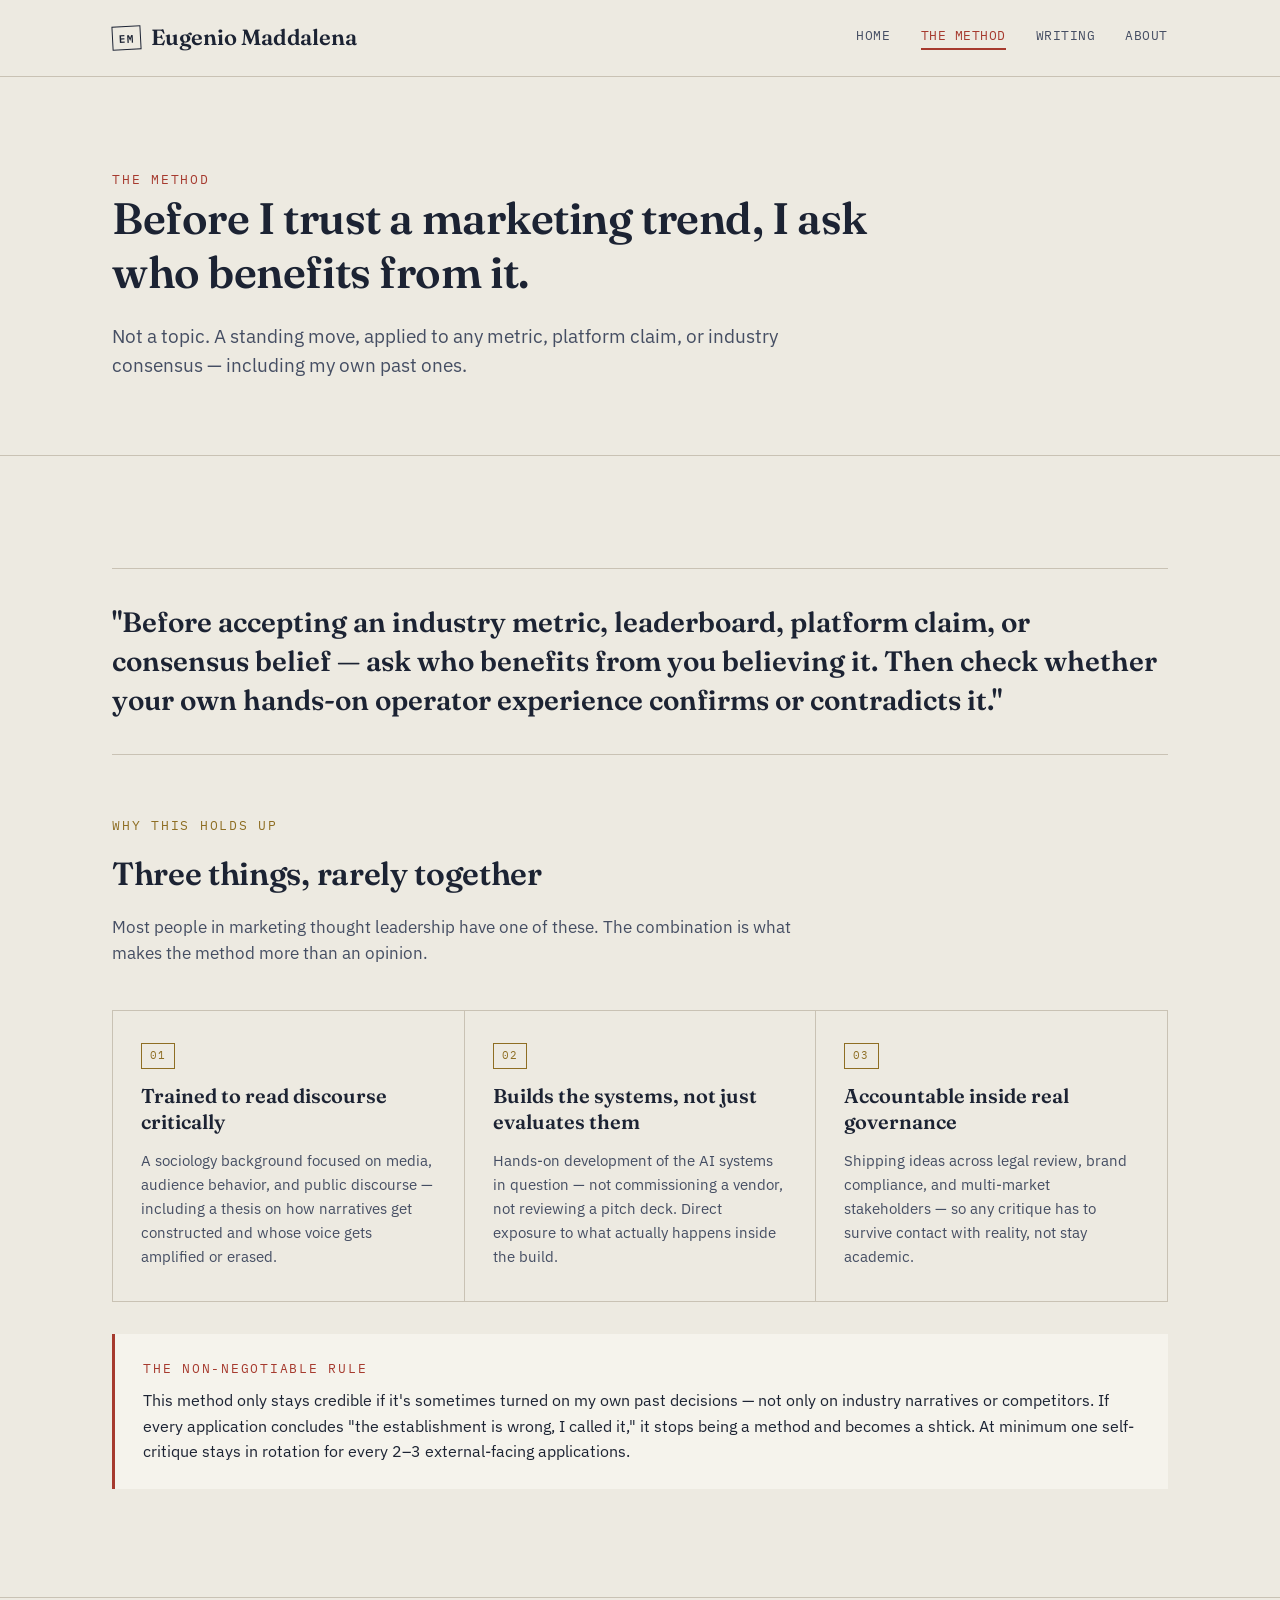
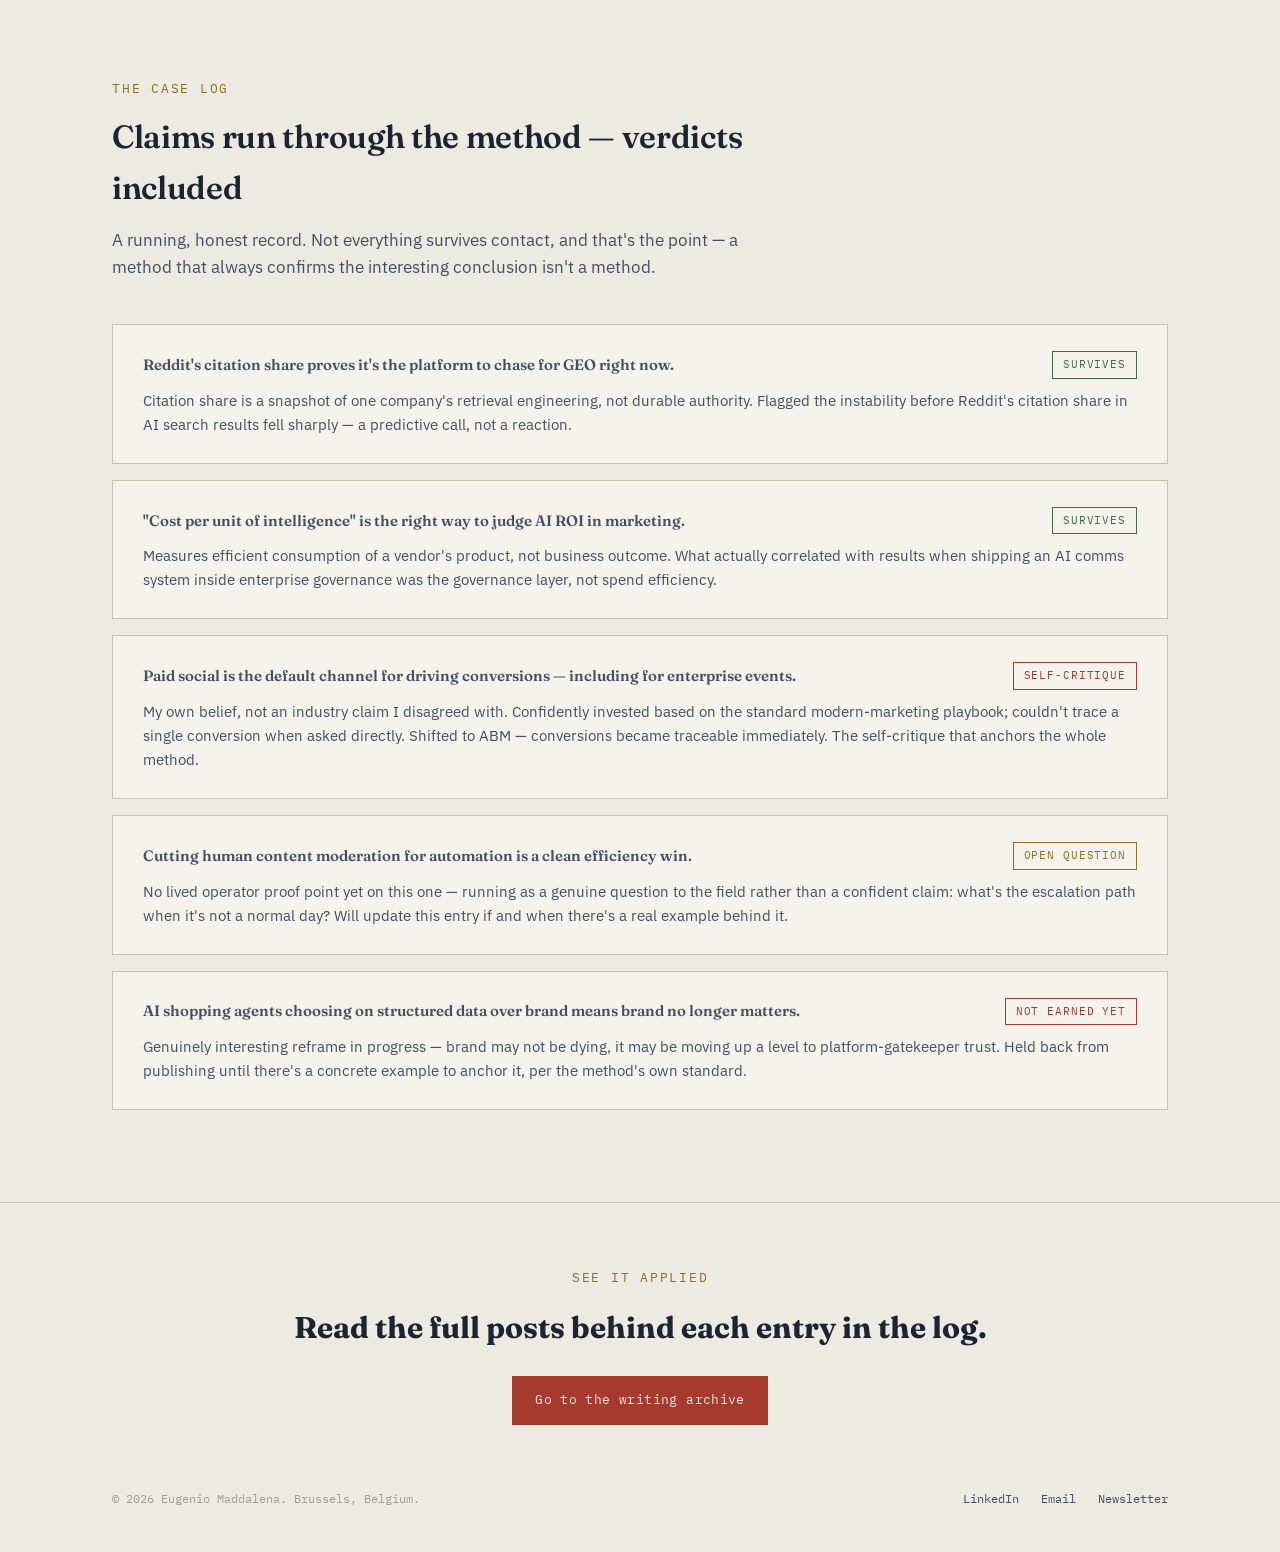
<file: method.html>
<!DOCTYPE html>
<html lang="en">
<head>
<meta charset="UTF-8">
<meta name="viewport" content="width=device-width, initial-scale=1.0">
<title>The Method — Eugenio Maddalena</title>
<meta name="description" content="The signature method behind Eugenio Maddalena's marketing analysis: question who benefits before trusting a metric, leaderboard, or platform claim.">
<link rel="preconnect" href="https://fonts.googleapis.com">
<link href="https://fonts.googleapis.com/css2?family=Fraunces:opsz,wght@9..144,500;9..144,600;9..144,700&family=IBM+Plex+Sans:wght@400;500;600&family=IBM+Plex+Mono:wght@400;500&display=swap" rel="stylesheet">
<link rel="stylesheet" href="styles.css">
</head>
<body>

<header class="site-header">
  <div class="wrap">
    <a href="index.html" class="logo"><span class="stamp">EM</span> Eugenio Maddalena</a>
    <button class="nav-toggle" aria-label="Toggle menu" aria-expanded="false">MENU</button>
    <nav class="primary-nav">
      <a href="index.html">Home</a>
      <a href="method.html" class="active">The Method</a>
      <a href="writing.html">Writing</a>
      <a href="about.html">About</a>
    </nav>
  </div>
</header>

<main>

  <section class="hero" style="padding-bottom:56px;">
    <div class="wrap">
      <span class="eyebrow rust">The method</span>
      <h1 style="max-width:760px;">Before I trust a marketing trend, I ask who benefits from it.</h1>
      <p class="lede" style="max-width:680px;">Not a topic. A standing move, applied to any metric, platform claim, or industry consensus — including my own past ones.</p>
    </div>
  </section>

  <section>
    <div class="wrap">
      <div class="pull">"Before accepting an industry metric, leaderboard, platform claim, or consensus belief — ask who benefits from you believing it. Then check whether your own hands-on operator experience confirms or contradicts it."</div>

      <div class="section-head" style="margin-top:56px;">
        <span class="eyebrow">Why this holds up</span>
        <h2>Three things, rarely together</h2>
        <p>Most people in marketing thought leadership have one of these. The combination is what makes the method more than an opinion.</p>
      </div>
      <div class="case-grid">
        <div class="case-card">
          <span class="case-tag">01</span>
          <h3>Trained to read discourse critically</h3>
          <p>A sociology background focused on media, audience behavior, and public discourse — including a thesis on how narratives get constructed and whose voice gets amplified or erased.</p>
        </div>
        <div class="case-card">
          <span class="case-tag">02</span>
          <h3>Builds the systems, not just evaluates them</h3>
          <p>Hands-on development of the AI systems in question — not commissioning a vendor, not reviewing a pitch deck. Direct exposure to what actually happens inside the build.</p>
        </div>
        <div class="case-card">
          <span class="case-tag">03</span>
          <h3>Accountable inside real governance</h3>
          <p>Shipping ideas across legal review, brand compliance, and multi-market stakeholders — so any critique has to survive contact with reality, not stay academic.</p>
        </div>
      </div>

      <div class="rule-box">
        <span class="eyebrow rust">The non-negotiable rule</span>
        <p>This method only stays credible if it's sometimes turned on my own past decisions — not only on industry narratives or competitors. If every application concludes "the establishment is wrong, I called it," it stops being a method and becomes a shtick. At minimum one self-critique stays in rotation for every 2–3 external-facing applications.</p>
      </div>
    </div>
  </section>

  <section id="log">
    <div class="wrap">
      <div class="section-head">
        <span class="eyebrow">The case log</span>
        <h2>Claims run through the method — verdicts included</h2>
        <p>A running, honest record. Not everything survives contact, and that's the point — a method that always confirms the interesting conclusion isn't a method.</p>
      </div>

      <div class="log-entry">
        <div class="log-head">
          <p class="log-claim">Reddit's citation share proves it's the platform to chase for GEO right now.</p>
          <span class="verdict survives">Survives</span>
        </div>
        <p>Citation share is a snapshot of one company's retrieval engineering, not durable authority. Flagged the instability before Reddit's citation share in AI search results fell sharply — a predictive call, not a reaction.</p>
      </div>

      <div class="log-entry">
        <div class="log-head">
          <p class="log-claim">"Cost per unit of intelligence" is the right way to judge AI ROI in marketing.</p>
          <span class="verdict survives">Survives</span>
        </div>
        <p>Measures efficient consumption of a vendor's product, not business outcome. What actually correlated with results when shipping an AI comms system inside enterprise governance was the governance layer, not spend efficiency.</p>
      </div>

      <div class="log-entry">
        <div class="log-head">
          <p class="log-claim">Paid social is the default channel for driving conversions — including for enterprise events.</p>
          <span class="verdict not-earned">Self-critique</span>
        </div>
        <p>My own belief, not an industry claim I disagreed with. Confidently invested based on the standard modern-marketing playbook; couldn't trace a single conversion when asked directly. Shifted to ABM — conversions became traceable immediately. The self-critique that anchors the whole method.</p>
      </div>

      <div class="log-entry">
        <div class="log-head">
          <p class="log-claim">Cutting human content moderation for automation is a clean efficiency win.</p>
          <span class="verdict weak">Open question</span>
        </div>
        <p>No lived operator proof point yet on this one — running as a genuine question to the field rather than a confident claim: what's the escalation path when it's not a normal day? Will update this entry if and when there's a real example behind it.</p>
      </div>

      <div class="log-entry">
        <div class="log-head">
          <p class="log-claim">AI shopping agents choosing on structured data over brand means brand no longer matters.</p>
          <span class="verdict not-earned">Not earned yet</span>
        </div>
        <p>Genuinely interesting reframe in progress — brand may not be dying, it may be moving up a level to platform-gatekeeper trust. Held back from publishing until there's a concrete example to anchor it, per the method's own standard.</p>
      </div>
    </div>
  </section>

  <section class="center-cta">
    <div class="wrap" style="text-align:center;">
      <span class="eyebrow">See it applied</span>
      <h2 style="font-family:var(--display); font-size:clamp(22px,3vw,30px); margin:14px 0 24px;">Read the full posts behind each entry in the log.</h2>
      <a href="writing.html" class="btn primary">Go to the writing archive</a>
    </div>
  </section>

</main>

<footer>
  <div class="wrap">
    <span class="foot-note">© 2026 Eugenio Maddalena. Brussels, Belgium.</span>
    <div class="foot-links">
      <a href="https://www.linkedin.com/in/eugeniomaddalena/" target="_blank" rel="noopener">LinkedIn</a>
      <a href="mailto:eugenio.maddalena@gmail.com">Email</a>
      <a href="https://www.linkedin.com/newsletters/em-digest-6989959772242329600/" target="_blank" rel="noopener">Newsletter</a>
    </div>
  </div>
</footer>

<script src="script.js"></script>
</body>
</html>
</file>
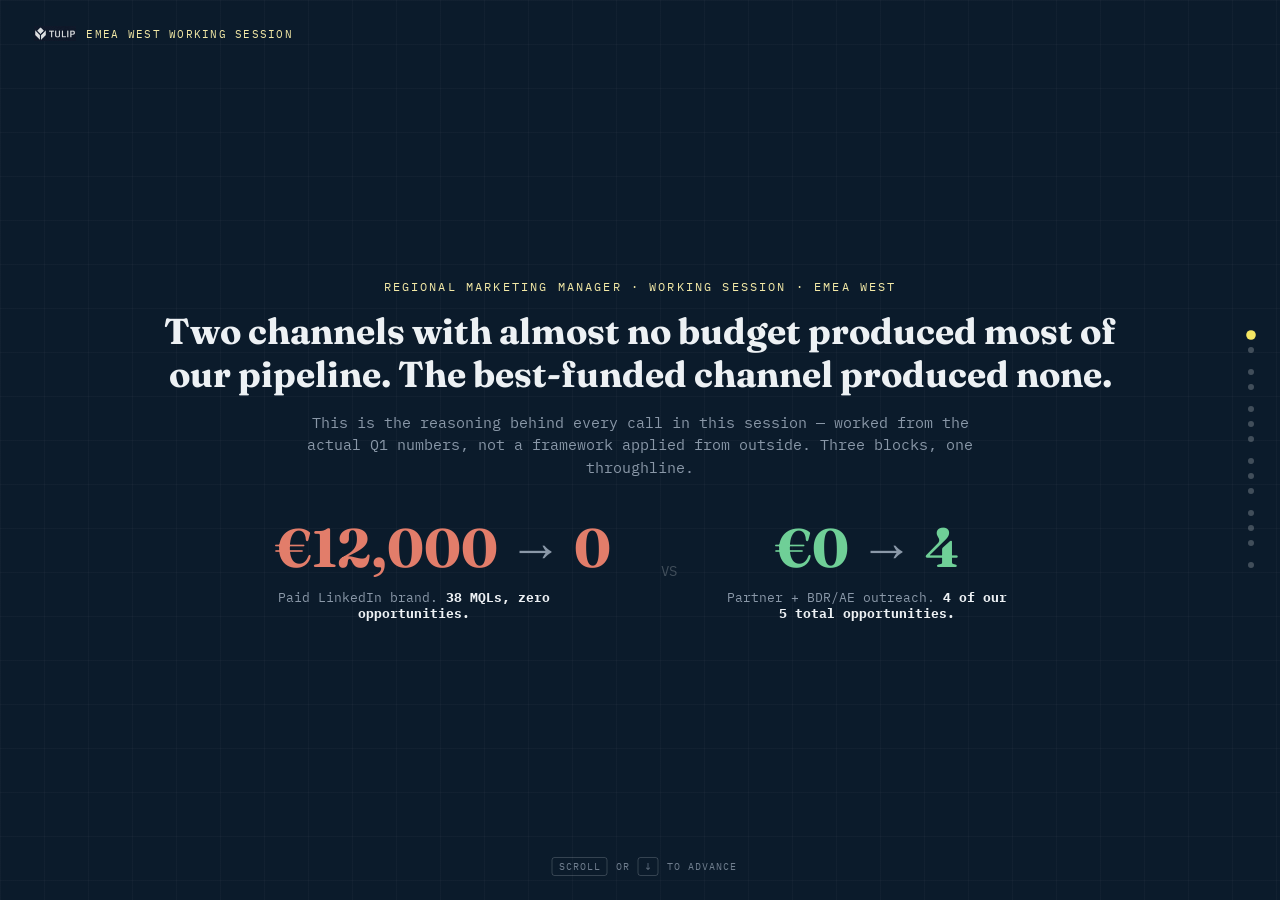
<file: tulip-interfaces.html>
<!DOCTYPE html>
<html lang="en">
<head>
<meta charset="UTF-8">
<meta name="viewport" content="width=device-width, initial-scale=1.0">
<title>EMEA West — Working Session</title>
<link rel="preconnect" href="https://fonts.googleapis.com">
<link href="https://fonts.googleapis.com/css2?family=Fraunces:opsz,wght@9..144,600;9..144,700;9..144,900&family=IBM+Plex+Sans:wght@400;500;600&family=IBM+Plex+Mono:wght@400;500;600&display=swap" rel="stylesheet">
<style>
  :root{
    --navy:#0B1B2B; --navy-deep:#071118; --navy-raised:#101F30;
    --cream:#F3E9A6; --cream-bright:#F5E663; --white:#EDF1F4; --slate:#8A98A8;
    --line:rgba(237,241,244,0.12); --line-strong:rgba(237,241,244,0.24);
    --good:#6FCF97; --warn:#F2C464; --bad:#E27D6A; --gate:#8FA8D9; --champ:#6FCF97; --econ:#F5E663;
    --display:'Fraunces', Georgia, serif;
    --body:'IBM Plex Sans', -apple-system, sans-serif;
    --mono:'IBM Plex Mono', 'Courier New', monospace;
  }
  *{ box-sizing:border-box; margin:0; padding:0; }
  html, body{ height:100%; overflow:hidden; }
  body{
    background:var(--navy); color:var(--white); font-family:var(--body);
    -webkit-font-smoothing:antialiased;
    background-image:
      linear-gradient(rgba(237,241,244,0.028) 1px, transparent 1px),
      linear-gradient(90deg, rgba(237,241,244,0.028) 1px, transparent 1px);
    background-size:44px 44px;
  }
  ::selection{ background:var(--cream); color:var(--navy-deep); }
  @media (prefers-reduced-motion: reduce){ *{ animation-duration:.01ms !important; transition-duration:.01ms !important; } }

  .deck{ height:100vh; width:100vw; overflow-y:scroll; scroll-snap-type:y mandatory; scroll-behavior:smooth; }
  .deck::-webkit-scrollbar{ display:none; }
  .slide{
    height:100vh; width:100vw; scroll-snap-align:start; scroll-snap-stop:always;
    display:flex; flex-direction:column; align-items:center; justify-content:center;
    position:relative; padding:70px 90px; box-sizing:border-box;
  }
  @media (max-width:760px){ .slide{ padding:40px 28px; } }

  /* ---- persistent chrome ---- */
  .corner{
    position:fixed; top:26px; left:34px; z-index:60; display:flex; align-items:center;
    font-family:var(--mono); font-size:10.5px; letter-spacing:.12em; text-transform:uppercase; color:var(--cream);
    pointer-events:none;
  }
  .corner img{ height:15px; opacity:.85; margin-right:10px; }
  .corner .sep{ color:var(--line-strong); }
  .corner .idx{ color:var(--slate); }

  .dots{ position:fixed; right:26px; top:50%; transform:translateY(-50%); z-index:60; display:flex; flex-direction:column; align-items:center; }
  .dot-group{ display:flex; flex-direction:column; align-items:center; margin-bottom:16px; }
  .dot-group:last-child{ margin-bottom:0; }
  .dot{ width:6px; height:6px; border-radius:50%; background:var(--line-strong); cursor:pointer; transition:background .2s ease, transform .2s ease; border:none; padding:0; margin-bottom:9px; }
  .dot:last-child{ margin-bottom:0; }
  .dot:hover{ background:var(--slate); }
  .dot.active{ background:var(--cream-bright); transform:scale(1.6); }
  @media (max-width:760px){ .dots{ display:none; } }

  .hint{
    position:fixed; bottom:24px; left:50%; transform:translateX(-50%); z-index:60;
    font-family:var(--mono); font-size:10px; letter-spacing:.1em; text-transform:uppercase; color:var(--slate);
    opacity:.8; display:flex; align-items:center;
  }
  .hint .k{ border:1px solid var(--line-strong); padding:2px 6px; border-radius:3px; margin:0 8px; }

  /* ---- reveal system ---- */
  .r{ opacity:0; transform:translateY(26px); transition:opacity .7s cubic-bezier(.2,.7,.3,1), transform .7s cubic-bezier(.2,.7,.3,1); }
  .slide.active .r{ opacity:1; transform:translateY(0); }
  .rs{ opacity:0; transform:scale(.85); transition:opacity .6s cubic-bezier(.2,.8,.3,1.2), transform .6s cubic-bezier(.2,.8,.3,1.2); }
  .slide.active .rs{ opacity:1; transform:scale(1); }

  /* ---- typography helpers ---- */
  .eyebrow{ font-family:var(--mono); font-size:12px; letter-spacing:.18em; text-transform:uppercase; color:var(--cream); text-align:center; }
  .big{ font-family:var(--display); font-weight:700; line-height:1; text-align:center; }
  .huge{ font-size:110px; }
  .large{ font-size:60px; }
  .med{ font-size:32px; }
  .sub{ font-family:var(--mono); font-size:15px; color:var(--slate); text-align:center; max-width:760px; line-height:1.5; }
  .label{ font-family:var(--mono); font-size:11px; letter-spacing:.1em; text-transform:uppercase; color:var(--slate); text-align:center; }

  /* ---- chapter slides ---- */
  .chapter-num{ font-family:var(--display); font-weight:900; font-size:180px; color:var(--navy-raised); line-height:1; -webkit-text-stroke:1.5px var(--cream); }
  .chapter-title{ font-family:var(--display); font-weight:700; font-size:44px; text-align:center; margin-top:8px; }
  .chapter-sub{ font-family:var(--mono); font-size:13px; color:var(--slate); text-align:center; margin-top:16px; }

  /* ---- thesis contrast (slide 1) ---- */
  .contrast{ display:flex; align-items:center; flex-wrap:wrap; justify-content:center; }
  .contrast-col{ text-align:center; }
  .contrast-num{ font-family:var(--display); font-weight:700; font-size:76px; line-height:1; }
  .contrast-col.zero .contrast-num{ color:var(--bad); }
  .contrast-col.good .contrast-num{ color:var(--good); }
  .contrast-label{ font-family:var(--mono); font-size:12.5px; color:var(--slate); margin-top:14px; max-width:280px; }
  .contrast-label strong{ color:var(--white); }
  .contrast-vs{ font-family:var(--mono); font-size:14px; color:var(--line-strong); margin:0 50px; }

  /* ---- donut (slide 3) ---- */
  .donut-big{ position:relative; width:300px; height:300px; }
  .donut-big svg{ width:100%; height:100%; transform:rotate(-90deg); }
  .donut-big .dv{ position:absolute; top:0; left:0; right:0; bottom:0; display:flex; flex-direction:column; align-items:center; justify-content:center; }
  .donut-big .dv .n{ font-family:var(--display); font-weight:700; font-size:56px; color:var(--gate); }
  .donut-big .dv .l{ font-family:var(--mono); font-size:11px; color:var(--slate); text-transform:uppercase; letter-spacing:.08em; margin-top:4px; text-align:center; max-width:180px; }

  /* ---- territory teaser ---- */
  .teaser-row{ display:flex; flex-wrap:wrap; justify-content:center; }
  .teaser-name{ font-family:var(--display); font-weight:700; font-size:40px; color:var(--slate); margin-right:40px; }
  .teaser-name:last-child{ margin-right:0; }

  /* ---- territory slides ---- */
  .terr-name-big{ font-family:var(--display); font-weight:700; font-size:58px; text-align:center; }
  .terr-tag-big{
    font-family:var(--mono); font-size:12.5px; letter-spacing:.08em; text-transform:uppercase;
    padding:5px 16px; border:1px solid; margin-top:14px; display:inline-block;
  }
  .terr-rate-big{ font-family:var(--display); font-weight:700; font-size:96px; line-height:1; margin-top:30px; }
  .terr-funnel-big{ display:flex; align-items:flex-end; height:110px; margin-top:36px; }
  .tfb{ width:90px; height:110px; background:var(--navy-raised); border:1px solid var(--line); position:relative; display:flex; align-items:flex-end; margin-right:36px; }
  .tfb:last-child{ margin-right:0; }
  .tfb-fill{ width:100%; height:0%; transition:height 1.1s cubic-bezier(.16,.8,.3,1); }
  .tfb-label{ position:absolute; bottom:100%; left:0; right:0; text-align:center; margin-bottom:8px; font-family:var(--mono); font-size:17px; font-weight:600; color:var(--white); }
  .tfb-tag{ position:absolute; top:100%; left:0; right:0; text-align:center; margin-top:8px; font-family:var(--mono); font-size:10px; letter-spacing:.06em; text-transform:uppercase; color:var(--slate); }
  .terr-phrase{ font-family:var(--mono); font-size:16px; color:var(--white); text-align:center; margin-top:50px; max-width:640px; }

  /* ---- verdict slide ---- */
  .verdict-row{ display:flex; flex-wrap:wrap; justify-content:center; }
  .v-card{ text-align:center; padding:22px 20px; border:1px solid var(--line); background:var(--navy-raised); width:230px; margin-right:20px; }
  .v-action{ font-family:var(--mono); font-size:11px; color:var(--white); line-height:1.5; text-align:left; margin-top:16px; padding-top:14px; border-top:1px solid var(--line); }
  .v-action strong{ color:var(--cream-bright); }
  .v-card:last-child{ margin-right:0; }
  .v-name{ font-family:var(--display); font-weight:700; font-size:20px; margin-bottom:10px; }
  .v-pct{ font-family:var(--display); font-weight:700; font-size:34px; margin-bottom:10px; }
  .v-tag{ font-family:var(--mono); font-size:10px; letter-spacing:.05em; text-transform:uppercase; padding:3px 9px; border:1px solid; display:inline-block; }

  /* ---- lyon before/after (static, with icons) ---- */
  .lyon-stage{ width:100%; max-width:880px; }
  .lyon-v2-row{ display:flex; align-items:center; padding:18px 0; border-bottom:1px solid var(--line); }
  .lyon-v2-row:last-child{ border-bottom:none; }
  .lyon-v2-icon{ width:32px; height:32px; flex:0 0 32px; margin-right:22px; color:var(--cream); }
  .lyon-v2-icon svg{ width:100%; height:100%; fill:none; stroke:currentColor; stroke-width:1.6; stroke-linecap:round; stroke-linejoin:round; }
  .lyon-v2-content{ flex:1; }
  .lyon-v2-label{ font-family:var(--mono); font-size:10.5px; text-transform:uppercase; letter-spacing:.06em; color:var(--slate); margin-bottom:7px; }
  .lyon-v2-ba{ display:flex; align-items:center; flex-wrap:wrap; }
  .lyon-v2-before{ font-family:var(--mono); font-size:14px; color:var(--bad); }
  .lyon-v2-arrow{ font-family:var(--mono); font-size:14px; color:var(--cream); margin:0 16px; flex:0 0 auto; }
  .lyon-v2-after{ font-family:var(--mono); font-size:14px; color:var(--good); font-weight:600; }
  .lang-chip{ display:inline-block; font-family:var(--mono); font-size:11px; font-weight:600; color:var(--good); border:1px solid var(--good); padding:3px 9px; margin-right:7px; margin-bottom:6px; }

  /* ---- budget thesis ---- */
  .flow-metaphor{ display:flex; align-items:center; }
  .flow-box{ text-align:center; padding:30px 34px; border:1px solid var(--line); }
  .flow-box .fb-amt{ font-family:var(--display); font-weight:700; font-size:44px; }
  .flow-box .fb-label{ font-family:var(--mono); font-size:11px; color:var(--slate); text-transform:uppercase; letter-spacing:.06em; margin-top:8px; }
  .flow-box.fail{ border-color:var(--bad); }
  .flow-box.fail .fb-amt{ color:var(--bad); }
  .flow-box.win{ border-color:var(--good); }
  .flow-box.win .fb-amt{ color:var(--good); }
  .flow-arrow{ font-family:var(--mono); font-size:28px; color:var(--cream); margin:0 32px; }

  /* ---- budget detail bars ---- */
  .bdg-wrap{ width:100%; max-width:900px; }
  .bdg-item{ margin-bottom:16px; }
  .bdg-item:last-child{ margin-bottom:0; }
  .bdg-row{ display:flex; align-items:center; }
  .bdg-name{ width:230px; flex:0 0 230px; margin-right:16px; display:flex; align-items:center; justify-content:flex-end; }
  .bdg-name .bn-text{ font-family:var(--mono); font-size:12px; color:var(--white); margin-right:9px; }
  .bdg-badge{ font-family:var(--mono); font-size:8.5px; letter-spacing:.04em; text-transform:uppercase; padding:2px 7px; border:1px solid; white-space:nowrap; flex:0 0 auto; }
  .bdg-badge.cut{ color:var(--bad); border-color:var(--bad); }
  .bdg-badge.keep{ color:var(--warn); border-color:var(--warn); }
  .bdg-badge.up{ color:var(--good); border-color:var(--good); }
  .bdg-total{ margin-top:22px; padding-top:18px; border-top:1px solid var(--line-strong); text-align:center; font-family:var(--mono); font-size:14px; color:var(--white); }
  .bdg-total strong{ color:var(--cream-bright); font-size:17px; }
  .bdg-track{ flex:1; position:relative; height:16px; margin-right:16px; }
  .bdg-zero{ position:absolute; left:50%; top:-6px; bottom:-6px; width:1px; background:var(--line-strong); }
  .bdg-bar{ position:absolute; top:0; bottom:0; width:0%; transition:width 1s cubic-bezier(.16,.8,.3,1); }
  .bdg-delta{ width:80px; flex:0 0 80px; font-family:var(--mono); font-size:12px; }

  /* ---- mismatch rings ---- */
  .rings-row{ display:flex; align-items:center; flex-wrap:wrap; justify-content:center; }
  .ring-block{ text-align:center; }
  .ring-wrap{ position:relative; width:210px; height:210px; }
  .ring-wrap svg{ width:100%; height:100%; transform:rotate(-90deg); }
  .ring-val{ position:absolute; top:0; left:0; right:0; bottom:0; display:flex; align-items:center; justify-content:center; font-family:var(--display); font-weight:700; font-size:36px; }
  .ring-label{ font-family:var(--mono); font-size:12.5px; color:var(--slate); text-transform:uppercase; letter-spacing:.05em; margin-top:14px; }

  /* ---- proof stark ---- */
  .proof-stark{ display:flex; align-items:baseline; flex-wrap:wrap; justify-content:center; }
  .proof-num{ font-family:var(--display); font-weight:700; font-size:88px; }
  .proof-num.zero{ color:var(--bad); }
  .proof-sep{ font-family:var(--mono); font-size:24px; color:var(--line-strong); margin:0 28px; }

  /* ---- the ask swap ---- */
  .ask-swap{ display:flex; align-items:center; flex-wrap:wrap; justify-content:center; }
  .ask-old{ font-family:var(--display); font-weight:700; font-size:48px; color:var(--slate); text-decoration:line-through; text-decoration-color:var(--bad); text-decoration-thickness:3px; }
  .ask-new{ font-family:var(--display); font-weight:700; font-size:72px; color:var(--good); }

  /* ---- close ---- */
  .close-line{ font-family:var(--display); font-weight:600; font-size:28px; text-align:center; max-width:900px; line-height:1.35; }
  /* ---------- analysis slide (buyer mix, full legend) ---------- */
  .analysis-row{ display:flex; align-items:center; }
  .analysis-row .donut-big{ width:260px; height:260px; margin-right:56px; flex:0 0 auto; }
  .analysis-legend{ flex:1; max-width:600px; }
  .al-row{ margin-bottom:26px; }
  .al-row:last-child{ margin-bottom:0; }
  .al-dot{ display:inline-block; width:12px; height:12px; border-radius:3px; margin-right:10px; vertical-align:middle; }
  .al-title{ font-family:var(--display); font-weight:700; font-size:19px; color:var(--white); }
  .al-desc{ display:block; font-family:var(--mono); font-size:12.5px; color:var(--slate); margin-top:5px; margin-left:22px; line-height:1.5; }

  /* ---------- territory action band ---------- */
  .terr-action{
    margin-top:26px; padding:11px 22px; border:1px solid var(--cream); display:inline-block;
    font-family:var(--mono); font-size:14px; color:var(--cream);
  }
  .terr-action strong{ color:var(--cream-bright); }

  /* ---------- gantt slide (block 2) ---------- */
  .gantt-slide-wrap{ width:100%; max-width:900px; }
  .gantt-header-row{ display:flex; padding-left:216px; margin-bottom:16px; }
  .gantt-header-row span{ flex:1; text-align:center; font-family:var(--mono); font-size:10px; text-transform:uppercase; letter-spacing:.05em; color:var(--slate); }
  .gantt-row-p{ display:flex; align-items:center; margin-bottom:12px; }
  .gantt-row-p:last-child{ margin-bottom:0; }
  .gantt-label-p{ width:200px; flex:0 0 200px; margin-right:16px; }
  .gantt-role-p{ font-family:var(--mono); font-size:9.5px; text-transform:uppercase; letter-spacing:.03em; color:var(--cream); display:block; margin-bottom:2px; }
  .gantt-task-p{ font-family:var(--mono); font-size:12px; color:var(--white); }
  .gantt-body{ position:relative; }
  .gantt-grid{ position:absolute; top:0; bottom:0; left:216px; right:0; pointer-events:none; }
  .gantt-vline{ position:absolute; top:0; bottom:0; width:1px; background:var(--line-strong); }

  /* ---------- budget row captions ---------- */
  .bdg-cap{ font-family:var(--mono); font-size:10.5px; color:var(--slate); margin:4px 0 0 206px; }
  .bdg-cap strong{ color:var(--white); font-weight:600; }

  /* ---------- sentence-length headline (title, throughline) ---------- */
  .headline-sentence{ font-family:var(--display); font-weight:700; font-size:46px; line-height:1.2; text-align:center; }
  .chapter-prefix{ font-family:var(--mono); font-size:14px; letter-spacing:.18em; text-transform:uppercase; color:var(--cream); text-align:center; margin-bottom:8px; }

  /* ---------- standalone explanation text ---------- */
  .explain{ font-family:var(--mono); font-size:13px; color:var(--slate); line-height:1.65; max-width:780px; text-align:center; margin-top:26px; }
  .explain strong{ color:var(--white); font-weight:600; }

  /* ---------- compact 4-territory analysis grid ---------- */
  .tc-grid{ display:flex; flex-wrap:wrap; justify-content:center; }
  .tc-card{ width:250px; margin-right:20px; text-align:center; padding:24px 18px; border:1px solid var(--line); background:var(--navy-raised); }
  .tc-card:last-child{ margin-right:0; }
  .tc-name{ font-family:var(--display); font-weight:700; font-size:22px; margin-bottom:6px; }
  .tc-rate{ font-family:var(--display); font-weight:700; font-size:34px; margin-bottom:16px; }
  .tc-abm{ font-family:var(--mono); font-size:10px; letter-spacing:.05em; text-transform:uppercase; padding:3px 9px; border:1px solid; display:inline-block; margin-bottom:12px; }
  .tc-funnel{ display:flex; align-items:flex-end; height:64px; margin-bottom:8px; }
  .tc-tag{ font-family:var(--mono); font-size:10px; letter-spacing:.05em; text-transform:uppercase; padding:3px 9px; border:1px solid; display:inline-block; margin-bottom:16px; }
  .tc-cap{ font-family:var(--mono); font-size:11px; color:var(--slate); line-height:1.5; margin-top:14px; padding-top:14px; border-top:1px solid var(--line); }
  .tfb-sm{ width:60px; height:64px; margin-right:14px; }
  .tfb-sm:last-child{ margin-right:0; }
  .tfb-sm .tfb-label{ font-size:11px; margin-bottom:4px; }
  .tfb-sm .tfb-tag{ font-size:7.5px; margin-top:4px; }
  .tc-action{
    margin-top:14px; padding:10px 14px; border:1px solid var(--cream); font-family:var(--mono);
    font-size:11px; color:var(--cream); text-align:left; line-height:1.5;
  }
  .tc-action strong{ color:var(--cream-bright); }

  /* ---------- sticky-scroll section (block 1 territories) ---------- */
  .slide.slide-scrolly{ height:400vh; display:block; padding:0; }
  .scrolly-sticky{
    position:sticky; top:0; height:100vh; width:100%;
    display:flex; flex-direction:column; align-items:center; justify-content:center;
    padding:70px 90px; box-sizing:border-box;
  }
  @media (max-width:760px){ .scrolly-sticky{ padding:40px 28px; } }

  .scrolly-hint{
    position:fixed; bottom:24px; left:50%; transform:translateX(-50%); z-index:60;
    font-family:var(--mono); font-size:10px; letter-spacing:.1em; text-transform:uppercase; color:var(--slate);
    opacity:0; transition:opacity .4s ease;
  }
  .scrolly-hint.on{ opacity:.85; }

  /* funnel visual: hypothesis 2 — dots, literally disappearing */
  .dot-funnel{ text-align:left; width:100%; }
  .df-stage-label{ font-family:var(--mono); font-size:9px; color:var(--slate); text-transform:uppercase; letter-spacing:.04em; margin-bottom:5px; margin-top:11px; }
  .df-stage-label:first-child{ margin-top:0; }
  .df-dots{ display:flex; flex-wrap:wrap; }
  .df-dot{ width:8px; height:8px; border-radius:2px; margin-right:3px; margin-bottom:3px; background:var(--line-strong); }

  /* action reveal (scroll-linked, not slide-linked) */
  .tc-action{
    opacity:0; max-height:0; overflow:hidden; margin-top:0; padding:0 14px; border:1px solid transparent;
    transition:opacity .5s ease, max-height .5s ease, margin-top .5s ease, padding .5s ease;
  }
  .tc-action.shown{ opacity:1; max-height:120px; margin-top:14px; padding:10px 14px; }

  /* ---------- block 4: merged analysis (rings + proof) ---------- */
  .proof-mini-row{ display:flex; align-items:baseline; justify-content:center; flex-wrap:wrap; font-family:var(--mono); font-size:14px; }
  .pmr-label{ color:var(--slate); margin-right:16px; }
  .pmr-num{ font-family:var(--display); font-weight:700; font-size:26px; color:var(--white); }
  .pmr-num.zero{ color:var(--bad); }
  .pmr-sep{ margin:0 14px; color:var(--line-strong); font-size:18px; }

  /* ---------- block 4: the proposal (icons for non-cash offset) ---------- */
  .ask-gap-label{ font-family:var(--mono); font-size:12px; color:var(--slate); text-align:center; margin-top:32px; }
  .ask-gap-row{ display:flex; flex-wrap:wrap; justify-content:center; margin-top:16px; }
  .ask-gap-item{ width:260px; margin-right:24px; text-align:center; padding:22px 20px; border:1px solid var(--line); background:var(--navy-raised); }
  .ask-gap-item:last-child{ margin-right:0; }
  .ask-gap-icon{ width:36px; height:36px; margin:0 auto 12px; color:var(--good); }
  .ask-gap-icon svg{ width:100%; height:100%; fill:none; stroke:currentColor; stroke-width:1.6; stroke-linecap:round; stroke-linejoin:round; }
  .ask-gap-title{ font-family:var(--display); font-weight:700; font-size:16px; color:var(--white); margin-bottom:6px; }
  .ask-gap-text{ font-family:var(--mono); font-size:11.5px; color:var(--slate); line-height:1.5; }
</style>
</head>
<body>

<div class="corner" id="corner">
  <img src="[data-uri]" alt="Tulip">
  <span id="corner-block">Opening</span>
</div>

<div class="dots" id="dots"></div>

<div class="hint"><span class="k">scroll</span> or <span class="k">&darr;</span> to advance</div>
<div class="scrolly-hint">Scroll for the call on each territory</div>

<div class="deck" id="deck">

  <!-- 0: title + cold open (merged) -->
  <section class="slide" data-block="">
    <div class="eyebrow r">Regional Marketing Manager · Working Session · EMEA West</div>
    <div class="headline-sentence r" style="margin-top:16px; max-width:980px; font-size:36px; transition-delay:.1s">Two channels with almost no budget produced most of our pipeline. The best-funded channel produced none.</div>
    <div class="sub r" style="margin-top:16px; max-width:680px; transition-delay:.25s">This is the reasoning behind every call in this session — worked from the actual Q1 numbers, not a framework applied from outside. Three blocks, one throughline.</div>
    <div class="contrast" style="margin-top:42px;">
      <div class="contrast-col zero">
        <div class="contrast-num r" style="font-size:54px; transition-delay:.4s">€12,000 <span style="color:var(--slate)">&rarr;</span> 0</div>
        <div class="contrast-label r" style="transition-delay:.5s">Paid LinkedIn brand. <strong>38 MQLs, zero opportunities.</strong></div>
      </div>
      <div class="contrast-vs r" style="transition-delay:.55s">VS</div>
      <div class="contrast-col good">
        <div class="contrast-num r" style="font-size:54px; transition-delay:.4s">€0 <span style="color:var(--slate)">&rarr;</span> 4</div>
        <div class="contrast-label r" style="transition-delay:.55s">Partner + BDR/AE outreach. <strong>4 of our 5 total opportunities.</strong></div>
      </div>
    </div>
  </section>

  <!-- 1b: throughline + buyer mix (merged) -->
  <section class="slide" data-block="">
    <div class="eyebrow r">The throughline</div>
    <div class="headline-sentence r" style="margin-top:14px; max-width:900px; font-size:32px; transition-delay:.1s">We're generating volume from the buyer who can't approve budget.</div>
    <div class="analysis-row" style="margin-top:32px;">
      <div class="donut-big rs" style="width:210px; height:210px; margin-right:46px;">
        <svg viewBox="0 0 120 120">
          <circle cx="60" cy="60" r="50" fill="none" style="stroke:var(--navy-raised)" stroke-width="14"/>
          <circle class="donut-seg" cx="60" cy="60" r="50" fill="none" style="stroke:var(--gate)" stroke-width="14" stroke-dasharray="0 314.2" data-final="195.4"/>
          <circle class="donut-seg" cx="60" cy="60" r="50" fill="none" style="stroke:var(--champ)" stroke-width="14" stroke-dasharray="0 314.2" data-final="70.4" stroke-dashoffset="-195.4"/>
          <circle class="donut-seg" cx="60" cy="60" r="50" fill="none" style="stroke:var(--econ)" stroke-width="14" stroke-dasharray="0 314.2" data-final="48.4" stroke-dashoffset="-265.8"/>
        </svg>
        <div class="dv"><span class="n count" data-target="98" data-suffix="">0</span><span class="l">Q1 MQLs</span></div>
      </div>
      <div class="analysis-legend" style="max-width:520px;">
        <div class="al-row r" style="margin-bottom:16px; transition-delay:.2s">
          <span class="al-dot" style="background:var(--gate)"></span><span class="al-title" style="font-size:16px;">Technical gatekeeper — <span class="count" data-target="62" data-suffix="%">0%</span> (61 MQLs)</span>
          <span class="al-desc" style="font-size:11.5px;">IT leaders. Wants governance, security, stable architecture. Influences the deal, doesn't own the budget.</span>
        </div>
        <div class="al-row r" style="margin-bottom:16px; transition-delay:.35s">
          <span class="al-dot" style="background:var(--champ)"></span><span class="al-title" style="font-size:16px;">Operational champion — <span class="count" data-target="22" data-suffix="%">0%</span> (22 MQLs)</span>
          <span class="al-desc" style="font-size:11.5px;">Plant &amp; manufacturing managers. Wants uptime, fewer defects, operator adoption.</span>
        </div>
        <div class="al-row r" style="transition-delay:.5s">
          <span class="al-dot" style="background:var(--econ)"></span><span class="al-title" style="font-size:16px;">Economic buyer — <span class="count" data-target="15" data-suffix="%">0%</span> (15 MQLs)</span>
          <span class="al-desc" style="font-size:11.5px;">COO, VP Operations, CIO. Wants standardization, scale, ROI. The one who signs.</span>
        </div>
      </div>
    </div>
    <div class="explain r" style="margin-top:22px; transition-delay:.65s">This shows up again in Block 2 (Lyon) and Block 3 (content spend) — I'm flagging it once here, not re-explaining it three times.</div>
  </section>

  <!-- 2: block1 chapter -->
  <section class="slide" data-block="Block 1 — Where I Focus">
    <div class="chapter-prefix r">Block</div>
    <div class="chapter-num rs">01</div>
    <div class="chapter-title r">Where I Focus</div>
    <div class="chapter-sub r" style="transition-delay:.15s">Four territories. Same budget, split evenly in Q1.</div>
  </section>



  <!-- 4: territory analysis (sticky-scroll, funnel viz, scroll-linked action reveal) -->
  <section class="slide slide-scrolly" data-block="Block 1 — Where I Focus">
    <div class="scrolly-sticky">
      <div class="eyebrow r">Four territories, one region</div>
      <div class="explain r" style="margin-top:10px; margin-bottom:6px;">Same budget, split evenly in Q1. Each funnel narrows the same way: <strong>MQL</strong> &rarr; <strong>SQL</strong> &rarr; <strong>Opportunity</strong> — the percentage above is MQL-to-Opportunity, the real conversion rate. Keep scrolling for the call on each.</div>
      <div class="tc-grid" style="margin-top:22px;">
      <div class="tc-card rs" style="transition-delay:.1s; border-top:3px solid var(--good);">
        <div class="tc-name">Benelux</div>
        <div class="tc-abm" style="color:var(--good); border-color:var(--good);">1:1</div>
        <div class="tc-rate" style="color:var(--good);"><span class="count" data-target="13.6" data-decimals="1" data-suffix="%">0%</span></div>
        <div class="dot-funnel r" style="transition-delay:.25s">
          <div class="df-stage-label">MQL &mdash; 22</div>
          <div class="df-dots"><span class="df-dot" style="background:var(--good)"></span><span class="df-dot" style="background:var(--good)"></span><span class="df-dot" style="background:var(--good)"></span><span class="df-dot" style="background:var(--good)"></span><span class="df-dot" style="background:var(--good)"></span><span class="df-dot" style="background:var(--good)"></span><span class="df-dot" style="background:var(--good)"></span><span class="df-dot" style="background:var(--good)"></span><span class="df-dot" style="background:var(--good)"></span><span class="df-dot" style="background:var(--good)"></span><span class="df-dot" style="background:var(--good)"></span><span class="df-dot" style="background:var(--good)"></span><span class="df-dot" style="background:var(--good)"></span><span class="df-dot" style="background:var(--good)"></span><span class="df-dot" style="background:var(--good)"></span><span class="df-dot" style="background:var(--good)"></span><span class="df-dot" style="background:var(--good)"></span><span class="df-dot" style="background:var(--good)"></span><span class="df-dot" style="background:var(--good)"></span><span class="df-dot" style="background:var(--good)"></span><span class="df-dot" style="background:var(--good)"></span><span class="df-dot" style="background:var(--good)"></span></div>
          <div class="df-stage-label">SQL &mdash; 6</div>
          <div class="df-dots"><span class="df-dot" style="background:var(--good)"></span><span class="df-dot" style="background:var(--good)"></span><span class="df-dot" style="background:var(--good)"></span><span class="df-dot" style="background:var(--good)"></span><span class="df-dot" style="background:var(--good)"></span><span class="df-dot" style="background:var(--good)"></span><span class="df-dot"></span><span class="df-dot"></span><span class="df-dot"></span><span class="df-dot"></span><span class="df-dot"></span><span class="df-dot"></span><span class="df-dot"></span><span class="df-dot"></span><span class="df-dot"></span><span class="df-dot"></span><span class="df-dot"></span><span class="df-dot"></span><span class="df-dot"></span><span class="df-dot"></span><span class="df-dot"></span><span class="df-dot"></span></div>
          <div class="df-stage-label">OPP &mdash; 3</div>
          <div class="df-dots"><span class="df-dot" style="background:var(--good)"></span><span class="df-dot" style="background:var(--good)"></span><span class="df-dot" style="background:var(--good)"></span><span class="df-dot"></span><span class="df-dot"></span><span class="df-dot"></span><span class="df-dot"></span><span class="df-dot"></span><span class="df-dot"></span><span class="df-dot"></span><span class="df-dot"></span><span class="df-dot"></span><span class="df-dot"></span><span class="df-dot"></span><span class="df-dot"></span><span class="df-dot"></span><span class="df-dot"></span><span class="df-dot"></span><span class="df-dot"></span><span class="df-dot"></span><span class="df-dot"></span><span class="df-dot"></span></div>
        </div>
        <div class="tc-cap r" style="transition-delay:.4s">Free partner pipeline — best conversion by far.</div>
        <div class="tc-action" data-key="benelux" style="border-color:var(--good)"><strong>Continue:</strong> scale partner support, protect BDR capacity.</div>
      </div>
      <div class="tc-card rs" style="transition-delay:.1s; border-top:3px solid var(--cream-bright);">
        <div class="tc-name">France</div>
        <div class="tc-abm" style="color:var(--cream-bright); border-color:var(--cream-bright);">1:Many</div>
        <div class="tc-rate" style="color:var(--cream-bright);"><span class="count" data-target="6.5" data-decimals="1" data-suffix="%">0%</span></div>
        <div class="dot-funnel r" style="transition-delay:.25s">
          <div class="df-stage-label">MQL &mdash; 31</div>
          <div class="df-dots"><span class="df-dot" style="background:var(--cream-bright)"></span><span class="df-dot" style="background:var(--cream-bright)"></span><span class="df-dot" style="background:var(--cream-bright)"></span><span class="df-dot" style="background:var(--cream-bright)"></span><span class="df-dot" style="background:var(--cream-bright)"></span><span class="df-dot" style="background:var(--cream-bright)"></span><span class="df-dot" style="background:var(--cream-bright)"></span><span class="df-dot" style="background:var(--cream-bright)"></span><span class="df-dot" style="background:var(--cream-bright)"></span><span class="df-dot" style="background:var(--cream-bright)"></span><span class="df-dot" style="background:var(--cream-bright)"></span><span class="df-dot" style="background:var(--cream-bright)"></span><span class="df-dot" style="background:var(--cream-bright)"></span><span class="df-dot" style="background:var(--cream-bright)"></span><span class="df-dot" style="background:var(--cream-bright)"></span><span class="df-dot" style="background:var(--cream-bright)"></span><span class="df-dot" style="background:var(--cream-bright)"></span><span class="df-dot" style="background:var(--cream-bright)"></span><span class="df-dot" style="background:var(--cream-bright)"></span><span class="df-dot" style="background:var(--cream-bright)"></span><span class="df-dot" style="background:var(--cream-bright)"></span><span class="df-dot" style="background:var(--cream-bright)"></span><span class="df-dot" style="background:var(--cream-bright)"></span><span class="df-dot" style="background:var(--cream-bright)"></span><span class="df-dot" style="background:var(--cream-bright)"></span><span class="df-dot" style="background:var(--cream-bright)"></span><span class="df-dot" style="background:var(--cream-bright)"></span><span class="df-dot" style="background:var(--cream-bright)"></span><span class="df-dot" style="background:var(--cream-bright)"></span><span class="df-dot" style="background:var(--cream-bright)"></span><span class="df-dot" style="background:var(--cream-bright)"></span></div>
          <div class="df-stage-label">SQL &mdash; 7</div>
          <div class="df-dots"><span class="df-dot" style="background:var(--cream-bright)"></span><span class="df-dot" style="background:var(--cream-bright)"></span><span class="df-dot" style="background:var(--cream-bright)"></span><span class="df-dot" style="background:var(--cream-bright)"></span><span class="df-dot" style="background:var(--cream-bright)"></span><span class="df-dot" style="background:var(--cream-bright)"></span><span class="df-dot" style="background:var(--cream-bright)"></span><span class="df-dot"></span><span class="df-dot"></span><span class="df-dot"></span><span class="df-dot"></span><span class="df-dot"></span><span class="df-dot"></span><span class="df-dot"></span><span class="df-dot"></span><span class="df-dot"></span><span class="df-dot"></span><span class="df-dot"></span><span class="df-dot"></span><span class="df-dot"></span><span class="df-dot"></span><span class="df-dot"></span><span class="df-dot"></span><span class="df-dot"></span><span class="df-dot"></span><span class="df-dot"></span><span class="df-dot"></span><span class="df-dot"></span><span class="df-dot"></span><span class="df-dot"></span><span class="df-dot"></span></div>
          <div class="df-stage-label">OPP &mdash; 2</div>
          <div class="df-dots"><span class="df-dot" style="background:var(--cream-bright)"></span><span class="df-dot" style="background:var(--cream-bright)"></span><span class="df-dot"></span><span class="df-dot"></span><span class="df-dot"></span><span class="df-dot"></span><span class="df-dot"></span><span class="df-dot"></span><span class="df-dot"></span><span class="df-dot"></span><span class="df-dot"></span><span class="df-dot"></span><span class="df-dot"></span><span class="df-dot"></span><span class="df-dot"></span><span class="df-dot"></span><span class="df-dot"></span><span class="df-dot"></span><span class="df-dot"></span><span class="df-dot"></span><span class="df-dot"></span><span class="df-dot"></span><span class="df-dot"></span><span class="df-dot"></span><span class="df-dot"></span><span class="df-dot"></span><span class="df-dot"></span><span class="df-dot"></span><span class="df-dot"></span><span class="df-dot"></span><span class="df-dot"></span></div>
        </div>
        <div class="tc-cap r" style="transition-delay:.4s">Biggest lever by size — but the lead quality needs an audit.</div>
        <div class="tc-action" data-key="france" style="border-color:var(--cream-bright)"><strong>Continue, but audit:</strong> verify lead quality before trusting volume.</div>
      </div>
      <div class="tc-card rs" style="transition-delay:.1s; border-top:3px solid var(--warn);">
        <div class="tc-name">Italy</div>
        <div class="tc-abm" style="color:var(--warn); border-color:var(--warn);">1:Few</div>
        <div class="tc-rate" style="color:var(--warn);"><span class="count" data-target="0" data-decimals="0" data-suffix="%">0%</span></div>
        <div class="dot-funnel r" style="transition-delay:.25s">
          <div class="df-stage-label">MQL &mdash; 26</div>
          <div class="df-dots"><span class="df-dot" style="background:var(--warn)"></span><span class="df-dot" style="background:var(--warn)"></span><span class="df-dot" style="background:var(--warn)"></span><span class="df-dot" style="background:var(--warn)"></span><span class="df-dot" style="background:var(--warn)"></span><span class="df-dot" style="background:var(--warn)"></span><span class="df-dot" style="background:var(--warn)"></span><span class="df-dot" style="background:var(--warn)"></span><span class="df-dot" style="background:var(--warn)"></span><span class="df-dot" style="background:var(--warn)"></span><span class="df-dot" style="background:var(--warn)"></span><span class="df-dot" style="background:var(--warn)"></span><span class="df-dot" style="background:var(--warn)"></span><span class="df-dot" style="background:var(--warn)"></span><span class="df-dot" style="background:var(--warn)"></span><span class="df-dot" style="background:var(--warn)"></span><span class="df-dot" style="background:var(--warn)"></span><span class="df-dot" style="background:var(--warn)"></span><span class="df-dot" style="background:var(--warn)"></span><span class="df-dot" style="background:var(--warn)"></span><span class="df-dot" style="background:var(--warn)"></span><span class="df-dot" style="background:var(--warn)"></span><span class="df-dot" style="background:var(--warn)"></span><span class="df-dot" style="background:var(--warn)"></span><span class="df-dot" style="background:var(--warn)"></span><span class="df-dot" style="background:var(--warn)"></span></div>
          <div class="df-stage-label">SQL &mdash; 3</div>
          <div class="df-dots"><span class="df-dot" style="background:var(--warn)"></span><span class="df-dot" style="background:var(--warn)"></span><span class="df-dot" style="background:var(--warn)"></span><span class="df-dot"></span><span class="df-dot"></span><span class="df-dot"></span><span class="df-dot"></span><span class="df-dot"></span><span class="df-dot"></span><span class="df-dot"></span><span class="df-dot"></span><span class="df-dot"></span><span class="df-dot"></span><span class="df-dot"></span><span class="df-dot"></span><span class="df-dot"></span><span class="df-dot"></span><span class="df-dot"></span><span class="df-dot"></span><span class="df-dot"></span><span class="df-dot"></span><span class="df-dot"></span><span class="df-dot"></span><span class="df-dot"></span><span class="df-dot"></span><span class="df-dot"></span></div>
          <div class="df-stage-label">OPP &mdash; 0</div>
          <div class="df-dots"><span class="df-dot"></span><span class="df-dot"></span><span class="df-dot"></span><span class="df-dot"></span><span class="df-dot"></span><span class="df-dot"></span><span class="df-dot"></span><span class="df-dot"></span><span class="df-dot"></span><span class="df-dot"></span><span class="df-dot"></span><span class="df-dot"></span><span class="df-dot"></span><span class="df-dot"></span><span class="df-dot"></span><span class="df-dot"></span><span class="df-dot"></span><span class="df-dot"></span><span class="df-dot"></span><span class="df-dot"></span><span class="df-dot"></span><span class="df-dot"></span><span class="df-dot"></span><span class="df-dot"></span><span class="df-dot"></span><span class="df-dot"></span></div>
        </div>
        <div class="tc-cap r" style="transition-delay:.4s">Real demand, zero follow-up — no BDR to work the leads.</div>
        <div class="tc-action" data-key="italy" style="border-color:var(--warn)"><strong>Fix:</strong> get a BDR in place before spending more.</div>
      </div>
      <div class="tc-card rs" style="transition-delay:.1s; border-top:3px solid var(--bad);">
        <div class="tc-name">Iberia</div>
        <div class="tc-abm" style="color:var(--slate); border-color:var(--line-strong);">Unclassified</div>
        <div class="tc-rate" style="color:var(--bad);"><span class="count" data-target="0" data-decimals="0" data-suffix="%">0%</span></div>
        <div class="dot-funnel r" style="transition-delay:.25s">
          <div class="df-stage-label">MQL &mdash; 19</div>
          <div class="df-dots"><span class="df-dot" style="background:var(--bad)"></span><span class="df-dot" style="background:var(--bad)"></span><span class="df-dot" style="background:var(--bad)"></span><span class="df-dot" style="background:var(--bad)"></span><span class="df-dot" style="background:var(--bad)"></span><span class="df-dot" style="background:var(--bad)"></span><span class="df-dot" style="background:var(--bad)"></span><span class="df-dot" style="background:var(--bad)"></span><span class="df-dot" style="background:var(--bad)"></span><span class="df-dot" style="background:var(--bad)"></span><span class="df-dot" style="background:var(--bad)"></span><span class="df-dot" style="background:var(--bad)"></span><span class="df-dot" style="background:var(--bad)"></span><span class="df-dot" style="background:var(--bad)"></span><span class="df-dot" style="background:var(--bad)"></span><span class="df-dot" style="background:var(--bad)"></span><span class="df-dot" style="background:var(--bad)"></span><span class="df-dot" style="background:var(--bad)"></span><span class="df-dot" style="background:var(--bad)"></span></div>
          <div class="df-stage-label">SQL &mdash; 1</div>
          <div class="df-dots"><span class="df-dot" style="background:var(--bad)"></span><span class="df-dot"></span><span class="df-dot"></span><span class="df-dot"></span><span class="df-dot"></span><span class="df-dot"></span><span class="df-dot"></span><span class="df-dot"></span><span class="df-dot"></span><span class="df-dot"></span><span class="df-dot"></span><span class="df-dot"></span><span class="df-dot"></span><span class="df-dot"></span><span class="df-dot"></span><span class="df-dot"></span><span class="df-dot"></span><span class="df-dot"></span><span class="df-dot"></span></div>
          <div class="df-stage-label">OPP &mdash; 0</div>
          <div class="df-dots"><span class="df-dot"></span><span class="df-dot"></span><span class="df-dot"></span><span class="df-dot"></span><span class="df-dot"></span><span class="df-dot"></span><span class="df-dot"></span><span class="df-dot"></span><span class="df-dot"></span><span class="df-dot"></span><span class="df-dot"></span><span class="df-dot"></span><span class="df-dot"></span><span class="df-dot"></span><span class="df-dot"></span><span class="df-dot"></span><span class="df-dot"></span><span class="df-dot"></span><span class="df-dot"></span></div>
        </div>
        <div class="tc-cap r" style="transition-delay:.4s">Nobody owns it — no AE, no BDR, no partner.</div>
        <div class="tc-action" data-key="iberia" style="border-color:var(--bad)"><strong>Escalate:</strong> flag the resourcing gap — don't fake coverage.</div>
      </div>
      </div>
    </div>
  </section>

  <!-- 10: block2 chapter -->
  <section class="slide" data-block="Block 2 — The Lyon Event">
    <div class="chapter-prefix r">Block</div>
    <div class="chapter-num rs">02</div>
    <div class="chapter-title r">The Lyon Event</div>
    <div class="chapter-sub r" style="transition-delay:.15s">A field roundtable I inherited, four weeks out.</div>
  </section>

  <!-- 11: lyon before/after (static, with icons) -->
  <section class="slide" data-block="Block 2 — The Lyon Event">
    <div class="eyebrow r">A field roundtable, four weeks out</div>
    <div class="explain r" style="margin-top:10px; margin-bottom:8px;">38 people are already registered in Lyon — mostly existing customers, in English, with an unrelated speaker. The venue's a sunk cost, so it stays. Everything else is still changeable, at zero extra spend.</div>
    <div class="lyon-stage" style="margin-top:26px;">
      <div class="lyon-v2-row r" style="transition-delay:.1s">
        <div class="lyon-v2-icon"><svg viewBox="0 0 24 24"><circle cx="9" cy="8" r="3"/><path d="M3 20c0-4 2.5-6.5 6-6.5s6 2.5 6 6.5"/><circle cx="18" cy="9" r="2.2"/><path d="M15 20c0-3 1.5-5 3.5-5.5"/></svg></div>
        <div class="lyon-v2-content">
          <div class="lyon-v2-label">Audience</div>
          <div class="lyon-v2-ba"><span class="lyon-v2-before">3 of 38 registered — none top-tier</span><span class="lyon-v2-arrow">&rarr;</span><span class="lyon-v2-after">Re-invite warm, already-engaged accounts</span></div>
        </div>
      </div>
      <div class="lyon-v2-row r" style="transition-delay:.2s">
        <div class="lyon-v2-icon"><svg viewBox="0 0 24 24"><path d="M3 5h18v11H9l-4 4v-4H3z"/></svg></div>
        <div class="lyon-v2-content">
          <div class="lyon-v2-label">Languages</div>
          <div class="lyon-v2-ba"><span class="lyon-v2-before">All materials in English</span><span class="lyon-v2-arrow">&rarr;</span></div>
          <div class="lyon-v2-ba" style="margin-top:8px;">
            <span class="lang-chip">French</span><span class="lang-chip">Dutch</span><span class="lang-chip">Italian</span><span class="lang-chip">Spanish</span><span class="lang-chip">Portuguese</span>
            <span style="font-family:var(--mono); font-size:10.5px; color:var(--slate); display:block; margin-top:2px;">— one language per territory in the region, not just French</span>
          </div>
        </div>
      </div>
      <div class="lyon-v2-row r" style="transition-delay:.3s">
        <div class="lyon-v2-icon"><svg viewBox="0 0 24 24"><rect x="9" y="2" width="6" height="12" rx="3"/><path d="M5 11a7 7 0 0 0 14 0"/><line x1="12" y1="18" x2="12" y2="22"/><line x1="8" y1="22" x2="16" y2="22"/></svg></div>
        <div class="lyon-v2-content">
          <div class="lyon-v2-label">Speaker</div>
          <div class="lyon-v2-ba"><span class="lyon-v2-before">German customer, DACH-offered</span><span class="lyon-v2-arrow">&rarr;</span><span class="lyon-v2-after">French reference customer instead</span></div>
        </div>
      </div>
      <div class="lyon-v2-row r" style="transition-delay:.4s">
        <div class="lyon-v2-icon"><svg viewBox="0 0 24 24"><circle cx="9" cy="12" r="6"/><circle cx="15" cy="12" r="6"/></svg></div>
        <div class="lyon-v2-content">
          <div class="lyon-v2-label">Partner</div>
          <div class="lyon-v2-ba"><span class="lyon-v2-before">No visible role in the program</span><span class="lyon-v2-arrow">&rarr;</span><span class="lyon-v2-after">Given a co-host role</span></div>
        </div>
      </div>
    </div>
  </section>

  <!-- 11b: gantt timeline -->
  <section class="slide" data-block="Block 2 — The Lyon Event">
    <div class="eyebrow r">Who does what, when</div>
    <div class="explain r" style="margin-top:14px; margin-bottom:8px;">The fixes above only work if someone owns each step. This is the plan across the four weeks before the event, the event day itself, and the week after.</div>
    <div class="gantt-slide-wrap" style="margin-top:22px;">
      <div class="gantt-header-row">
        <span>Week 1</span><span>Week 2</span><span>Week 3</span><span>Week 4</span><span>Event day</span><span>Week after</span>
      </div>
      <div class="gantt-body">
        <div class="gantt-grid">
          <div class="gantt-vline" style="left:16.667%"></div>
          <div class="gantt-vline" style="left:33.333%"></div>
          <div class="gantt-vline" style="left:50%"></div>
          <div class="gantt-vline" style="left:66.667%"></div>
          <div class="gantt-vline" style="left:83.333%"></div>
        </div>
      <div class="gantt-row-p r" style="transition-delay:.05s">
        <div class="gantt-label-p"><span class="gantt-role-p" style="color:var(--cream-bright)">Me</span><span class="gantt-task-p">Rebuild list, translate</span></div>
        <div class="bdg-track"><div class="bdg-bar" data-final="16.667" style="left:0%;background:var(--cream-bright)"></div></div>
      </div>
      <div class="gantt-row-p r" style="transition-delay:.15s">
        <div class="gantt-label-p"><span class="gantt-role-p" style="color:var(--gate)">Account Executive</span><span class="gantt-task-p">Re-invites warm accounts</span></div>
        <div class="bdg-track"><div class="bdg-bar" data-final="33.333" style="left:16.667%;background:var(--gate)"></div></div>
      </div>
      <div class="gantt-row-p r" style="transition-delay:.25s">
        <div class="gantt-label-p"><span class="gantt-role-p" style="color:var(--champ)">Business Dev. Rep.</span><span class="gantt-task-p">Fills remaining seats</span></div>
        <div class="bdg-track"><div class="bdg-bar" data-final="50" style="left:16.667%;background:var(--champ)"></div></div>
      </div>
      <div class="gantt-row-p r" style="transition-delay:.35s">
        <div class="gantt-label-p"><span class="gantt-role-p" style="color:var(--warn)">Partner</span><span class="gantt-task-p">Confirms names, co-host role</span></div>
        <div class="bdg-track"><div class="bdg-bar" data-final="33.333" style="left:33.333%;background:var(--warn)"></div></div>
      </div>
      <div class="gantt-row-p r" style="transition-delay:.45s">
        <div class="gantt-label-p"><span class="gantt-role-p" style="color:var(--cream-bright)">Me</span><span class="gantt-task-p">Final check before event</span></div>
        <div class="bdg-track"><div class="bdg-bar" data-final="16.667" style="left:50%;background:var(--cream-bright)"></div></div>
      </div>
      <div class="gantt-row-p r" style="transition-delay:.55s">
        <div class="gantt-label-p"><span class="gantt-role-p" style="color:var(--gate)">Account Executive</span><span class="gantt-task-p">Runs target-account moment</span></div>
        <div class="bdg-track"><div class="bdg-bar" data-final="16.667" style="left:66.667%;background:var(--gate)"></div></div>
      </div>
      <div class="gantt-row-p r" style="transition-delay:.65s">
        <div class="gantt-label-p"><span class="gantt-role-p" style="color:var(--champ)">Business Dev. Rep.</span><span class="gantt-task-p">Follow-up, segmented report</span></div>
        <div class="bdg-track"><div class="bdg-bar" data-final="16.667" style="left:83.333%;background:var(--champ)"></div></div>
      </div>
      </div>
    </div>
  </section>

  <!-- 12: block3 chapter -->
  <section class="slide" data-block="Block 3 — The Budget Verdict">
    <div class="chapter-prefix r">Block</div>
    <div class="chapter-num rs">03</div>
    <div class="chapter-title r">The Budget Verdict</div>
    <div class="chapter-sub r" style="transition-delay:.15s">Same €78,000. Different shape.</div>
  </section>

  <!-- 13: budget thesis -->
  <section class="slide" data-block="Block 3 — The Budget Verdict">
    <div class="flow-metaphor">
      <div class="flow-box fail rs">
        <div class="fb-amt">€42,000</div>
        <div class="fb-label">As written: EuroTech + LinkedIn<br>— our two worst converters</div>
      </div>
      <div class="flow-arrow r" style="transition-delay:.2s">&rarr;</div>
      <div class="flow-box win rs" style="transition-delay:.35s">
        <div class="fb-amt">€31,000</div>
        <div class="fb-label">Reallocated to what's<br>already proven to work</div>
      </div>
    </div>
    <div class="sub r" style="margin-top:34px; transition-delay:.55s">Of <strong style="color:var(--cream-bright)">€78,000</strong> total. EuroTech and LinkedIn still get €15,000 between them — the other €31,000 moves to Partner, BDR, and reserve.</div>
  </section>

  <!-- 14: budget detail -->
  <section class="slide" data-block="Block 3 — The Budget Verdict">
    <div class="explain r" style="margin-bottom:24px;">All eight budget lines, before and after. Red bars were cut, green bars were increased — the total stays exactly <strong>€78,000</strong>.</div>
    <div class="bdg-wrap">
      <div class="bdg-item r" style="transition-delay:.05s">
        <div class="bdg-row"><div class="bdg-name"><span class="bn-text">EuroTech Expo</span><span class="bdg-badge cut">Change</span></div><div class="bdg-track"><div class="bdg-zero"></div><div class="bdg-bar" data-side="left" data-final="50" style="right:50%; background:var(--bad)"></div></div><div class="bdg-delta" style="color:var(--bad)">−€20,000</div></div>
        <div class="bdg-cap"><strong>€30,000 &rarr; €10,000</strong> &middot; 5.6% reach, zero return last year</div>
      </div>
      <div class="bdg-item r" style="transition-delay:.15s">
        <div class="bdg-row"><div class="bdg-name"><span class="bn-text">Paid LinkedIn</span><span class="bdg-badge cut">Rescope</span></div><div class="bdg-track"><div class="bdg-zero"></div><div class="bdg-bar" data-side="left" data-final="17.5" style="right:50%; background:var(--bad)"></div></div><div class="bdg-delta" style="color:var(--bad)">−€7,000</div></div>
        <div class="bdg-cap"><strong>€12,000 &rarr; €5,000</strong> &middot; 38 clicks, zero deals</div>
      </div>
      <div class="bdg-item r" style="transition-delay:.25s">
        <div class="bdg-row"><div class="bdg-name"><span class="bn-text">Content localization</span><span class="bdg-badge cut">Change</span></div><div class="bdg-track"><div class="bdg-zero"></div><div class="bdg-bar" data-side="left" data-final="7.5" style="right:50%; background:var(--bad)"></div></div><div class="bdg-delta" style="color:var(--bad)">−€3,000</div></div>
        <div class="bdg-cap"><strong>€10,000 &rarr; €7,000</strong> &middot; Iberia has no one to follow up</div>
      </div>
      <div class="bdg-item r" style="transition-delay:.35s">
        <div class="bdg-row"><div class="bdg-name"><span class="bn-text">Regional proof assets</span><span class="bdg-badge cut">Change</span></div><div class="bdg-track"><div class="bdg-zero"></div><div class="bdg-bar" data-side="left" data-final="2.5" style="right:50%; background:var(--bad)"></div></div><div class="bdg-delta" style="color:var(--bad)">−€1,000</div></div>
        <div class="bdg-cap"><strong>€10,000 &rarr; €9,000</strong> &middot; Redirected to Italy's own gap</div>
      </div>
      <div class="bdg-item r" style="transition-delay:.45s">
        <div class="bdg-row"><div class="bdg-name"><span class="bn-text">Local field events</span><span class="bdg-badge keep">Keep</span></div><div class="bdg-track"><div class="bdg-zero"></div></div><div class="bdg-delta" style="color:var(--warn)">no change</div></div>
        <div class="bdg-cap"><strong>€8,000 &rarr; €8,000</strong> &middot; Same money, sharper execution</div>
      </div>
      <div class="bdg-item r" style="transition-delay:.55s">
        <div class="bdg-row"><div class="bdg-name"><span class="bn-text">Partner co-marketing</span><span class="bdg-badge up">Scale up</span></div><div class="bdg-track"><div class="bdg-zero"></div><div class="bdg-bar" data-side="right" data-final="25" style="left:50%; background:var(--good)"></div></div><div class="bdg-delta" style="color:var(--good)">+€10,000</div></div>
        <div class="bdg-cap"><strong>€4,000 &rarr; €14,000</strong> &middot; 2 of 5 deals, almost free</div>
      </div>
      <div class="bdg-item r" style="transition-delay:.65s">
        <div class="bdg-row"><div class="bdg-name"><span class="bn-text">BDR account outreach</span><span class="bdg-badge up">Scale up</span></div><div class="bdg-track"><div class="bdg-zero"></div><div class="bdg-bar" data-side="right" data-final="32.5" style="left:50%; background:var(--good)"></div></div><div class="bdg-delta" style="color:var(--good)">+€13,000</div></div>
        <div class="bdg-cap"><strong>€4,000 &rarr; €17,000</strong> &middot; 2 of 5 deals, funds Italy too</div>
      </div>
      <div class="bdg-item r" style="transition-delay:.75s">
        <div class="bdg-row"><div class="bdg-name"><span class="bn-text">Contingency / testing</span><span class="bdg-badge up">New</span></div><div class="bdg-track"><div class="bdg-zero"></div><div class="bdg-bar" data-side="right" data-final="20" style="left:50%; background:var(--good)"></div></div><div class="bdg-delta" style="color:var(--good)">+€8,000</div></div>
        <div class="bdg-cap"><strong>€0 &rarr; €8,000</strong> &middot; Held back for what proves out</div>
      </div>
      <div class="bdg-total r" style="transition-delay:.85s">Total either way: <strong>€78,000</strong> — this moves money around, it doesn't shrink the budget.</div>
    </div>
  </section>

  <!-- 15: block4 chapter -->
  <section class="slide" data-block="Block 4 — The EuroTech Ask">
    <div class="chapter-prefix r">Block</div>
    <div class="chapter-num rs">04</div>
    <div class="chapter-title r">The EuroTech Ask</div>
    <div class="chapter-sub r" style="transition-delay:.15s">Taking the decision to Anja.</div>
  </section>

  <!-- 16: the mismatch — analysis (rings + proof, merged) -->
  <section class="slide" data-block="Block 4 — The EuroTech Ask">
    <div class="eyebrow r">The mismatch</div>
    <div class="explain r" style="margin-top:10px; margin-bottom:6px;">EuroTech Expo is a trade show DACH runs. We pay an equal one-third of the total cost — but only 5.6% of attendees are our own target accounts.</div>
    <div class="rings-row" style="margin-top:18px;">
      <div class="ring-block rs">
        <div class="ring-wrap">
          <svg viewBox="0 0 120 120">
            <circle cx="60" cy="60" r="50" fill="none" style="stroke:var(--navy-raised)" stroke-width="14"/>
            <circle class="ring-seg" cx="60" cy="60" r="50" fill="none" style="stroke:var(--slate)" stroke-width="14" stroke-dasharray="0 314.2" data-final="17.6"/>
          </svg>
          <div class="ring-val"><span class="count" data-target="5.6" data-decimals="1" data-suffix="%">0%</span></div>
        </div>
        <div class="ring-label">What we reach</div>
      </div>
      <div class="contrast-vs r" style="transition-delay:.3s">VS</div>
      <div class="ring-block rs" style="transition-delay:.2s">
        <div class="ring-wrap">
          <svg viewBox="0 0 120 120">
            <circle cx="60" cy="60" r="50" fill="none" style="stroke:var(--navy-raised)" stroke-width="14"/>
            <circle class="ring-seg" cx="60" cy="60" r="50" fill="none" style="stroke:var(--warn)" stroke-width="14" stroke-dasharray="0 314.2" data-final="104.7"/>
          </svg>
          <div class="ring-val"><span class="count" data-target="33" data-suffix="%">0%</span></div>
        </div>
        <div class="ring-label">What we pay</div>
      </div>
    </div>
    <div class="proof-mini-row r" style="margin-top:34px; transition-delay:.45s">
      <span class="pmr-label">Last year, that spend actually returned:</span>
      <span class="pmr-num"><span class="count" data-target="2">0</span> SQLs</span>
      <span class="pmr-sep">&middot;</span>
      <span class="pmr-num zero"><span class="count" data-target="0">0</span> opportunities</span>
    </div>
  </section>

  <!-- 18: the ask / the proposal (with icons for the non-cash offset) -->
  <section class="slide" data-block="Block 4 — The EuroTech Ask">
    <div class="eyebrow r">The proposal</div>
    <div class="ask-swap" style="margin-top:26px;">
      <div class="ask-old rs">€30,000</div>
      <div class="flow-arrow r" style="transition-delay:.2s">&rarr;</div>
      <div class="ask-new rs" style="transition-delay:.35s">€10,000</div>
    </div>
    <div class="sub r" style="margin-top:26px; max-width:780px; transition-delay:.5s">A flat €10,000 replaces the open-ended ~€30,000 share — fixed, no exposure to rising costs.</div>
    <div class="ask-gap-label r" style="transition-delay:.6s">The remaining €20,000 gap, covered without more cash:</div>
    <div class="ask-gap-row">
      <div class="ask-gap-item rs" style="transition-delay:.7s">
        <div class="ask-gap-icon"><svg viewBox="0 0 24 24"><path d="M3 10v4h4l5 4V6l-5 4H3z"/><path d="M16 9a4 4 0 0 1 0 6"/><path d="M19 6a8 8 0 0 1 0 12"/></svg></div>
        <div class="ask-gap-title">Targeted promotion</div>
        <div class="ask-gap-text">Direct outreach to our 19 target accounts on the attendee list</div>
      </div>
      <div class="ask-gap-item rs" style="transition-delay:.85s">
        <div class="ask-gap-icon"><svg viewBox="0 0 24 24"><circle cx="12" cy="9" r="5"/><path d="M8 13.5L6 22l6-3 6 3-2-8.5"/></svg></div>
        <div class="ask-gap-title">Joint speaker slot</div>
        <div class="ask-gap-text">One of our customers on the agenda, adding real content value</div>
      </div>
    </div>
  </section>

  <!-- 19: close -->
  <section class="slide" data-block="">
    <div class="close-line r">We stop funding what failed. We fund what already, quietly, worked.</div>
    <div class="explain r" style="transition-delay:.2s; margin-top:30px;">That's the whole plan in one sentence. Everything on the slides before this one is the evidence behind it.</div>
  </section>

</div>

<script>
  var slides = Array.prototype.slice.call(document.querySelectorAll('.slide'));
  var dotsWrap = document.getElementById('dots');
  var cornerBlock = document.getElementById('corner-block');
  var deck = document.getElementById('deck');

  // build dots, grouped by block (gap when data-block changes)
  var lastBlock = null;
  var currentGroup = null;
  slides.forEach(function(slide, i){
    var block = slide.getAttribute('data-block');
    if (block !== lastBlock) {
      currentGroup = document.createElement('div');
      currentGroup.className = 'dot-group';
      dotsWrap.appendChild(currentGroup);
      lastBlock = block;
    }
    var dot = document.createElement('button');
    dot.className = 'dot';
    dot.setAttribute('aria-label', 'Slide ' + (i + 1));
    dot.addEventListener('click', function(){
      slides[i].scrollIntoView({ behavior: 'smooth', block: 'start' });
    });
    currentGroup.appendChild(dot);
    slide.dataset.dotIndex = i;
  });
  var allDots = Array.prototype.slice.call(document.querySelectorAll('.dot'));

  function countUp(el, target, decimals, prefix, suffix, duration){
    var startTime = null;
    function step(ts){
      if (!startTime) startTime = ts;
      var progress = Math.min((ts - startTime) / duration, 1);
      var eased = 1 - Math.pow(1 - progress, 3);
      var val = target * eased;
      el.textContent = prefix + val.toFixed(decimals) + suffix;
      if (progress < 1) requestAnimationFrame(step);
      else el.textContent = prefix + target.toFixed(decimals) + suffix;
    }
    requestAnimationFrame(step);
  }

  function activateSlide(slide){
    cornerBlock.textContent = slide.getAttribute('data-block') || 'EMEA West Working Session';
    var idx = parseInt(slide.dataset.dotIndex, 10);
    allDots.forEach(function(d, i){ d.className = 'dot' + (i === idx ? ' active' : ''); });

    // number counters
    Array.prototype.forEach.call(slide.querySelectorAll('.count'), function(el){
      var target = parseFloat(el.getAttribute('data-target'));
      var decimals = parseInt(el.getAttribute('data-decimals') || '0', 10);
      var prefix = el.getAttribute('data-prefix') || '';
      var suffix = el.getAttribute('data-suffix') || '';
      el.textContent = prefix + (0).toFixed(decimals) + suffix;
      countUp(el, target, decimals, prefix, suffix, 1000);
    });

    // funnel bars
    Array.prototype.forEach.call(slide.querySelectorAll('.tfb-fill'), function(el){
      el.style.height = '0%';
      var h = el.getAttribute('data-h');
      void el.offsetWidth;
      setTimeout(function(){ el.style.height = h + '%'; }, 80);
    });

    // budget bars
    Array.prototype.forEach.call(slide.querySelectorAll('.bdg-bar'), function(el){
      el.style.width = '0%';
      var final = el.getAttribute('data-final');
      void el.offsetWidth;
      setTimeout(function(){ el.style.width = final + '%'; }, 80);
    });

    // donut / ring stroke draw-in
    Array.prototype.forEach.call(slide.querySelectorAll('.donut-seg, .ring-seg'), function(el){
      var final = el.getAttribute('data-final');
      el.setAttribute('stroke-dasharray', '0 314.2');
      void el.offsetWidth;
      el.style.transition = 'stroke-dasharray 1s cubic-bezier(.16,.8,.3,1)';
      setTimeout(function(){ el.setAttribute('stroke-dasharray', final + ' 314.2'); }, 80);
    });
  }

  function deactivateSlide(slide){
  }

  var currentActiveIndex = -1;
  function getCurrentSlideIndex(){
    var scrollPos = deck.scrollTop + (deck.clientHeight / 2);
    for (var i = 0; i < slides.length; i++){
      if (slides[i].offsetTop <= scrollPos && (slides[i].offsetTop + slides[i].offsetHeight) > scrollPos){
        return i;
      }
    }
    return currentActiveIndex === -1 ? 0 : currentActiveIndex;
  }

  function checkActive(){
    var idx = getCurrentSlideIndex();
    if (idx !== currentActiveIndex){
      if (currentActiveIndex !== -1 && slides[currentActiveIndex]){
        slides[currentActiveIndex].className = slides[currentActiveIndex].className.replace(' active', '');
        deactivateSlide(slides[currentActiveIndex]);
      }
      currentActiveIndex = idx;
      slides[idx].className = slides[idx].className + ' active';
      activateSlide(slides[idx]);
    }
  }

  var scrollySlide = document.querySelector('.slide-scrolly');
  var scrollyActions = scrollySlide ? Array.prototype.slice.call(scrollySlide.querySelectorAll('.tc-action')) : [];
  var scrollyHint = document.querySelector('.scrolly-hint');
  var mainHint = document.querySelector('.hint');

  function updateScrollyReveal(){
    if (!scrollySlide) return;
    var sectionTop = scrollySlide.offsetTop;
    var sectionHeight = scrollySlide.offsetHeight;
    var viewportH = deck.clientHeight;
    var withinSection = deck.scrollTop >= sectionTop - 4 && deck.scrollTop < sectionTop + sectionHeight - viewportH + 4;
    if (scrollyHint) {
      scrollyHint.className = 'scrolly-hint' + (withinSection ? ' on' : '');
    }
    if (mainHint) {
      mainHint.style.opacity = withinSection ? '0' : '';
    }
    if (!withinSection) return;
    var settleZone = viewportH * 0.12;
    var maxScrollInto = sectionHeight - settleZone - viewportH;
    var revealZoneHeight = maxScrollInto * 0.8;
    if (revealZoneHeight <= 0) revealZoneHeight = 1;
    var scrolledInto = deck.scrollTop - sectionTop - settleZone;
    var progress = scrolledInto / revealZoneHeight;
    progress = Math.max(0, Math.min(1, progress));
    var numRevealed = Math.round(progress * scrollyActions.length);
    scrollyActions.forEach(function(el, i){
      var isShown = el.className.indexOf('shown') !== -1;
      if (i < numRevealed && !isShown) {
        el.className += ' shown';
      } else if (i >= numRevealed && isShown) {
        el.className = el.className.replace(' shown', '');
      }
    });
  }

  var scrollTicking = false;
  deck.addEventListener('scroll', function(){
    if (!scrollTicking){
      requestAnimationFrame(function(){ checkActive(); updateScrollyReveal(); scrollTicking = false; });
      scrollTicking = true;
    }
  });

  // keyboard nav
  document.addEventListener('keydown', function(e){
    var activeIdx = currentActiveIndex === -1 ? 0 : currentActiveIndex;
    if (e.key === 'ArrowDown' || e.key === 'PageDown' || e.key === ' ') {
      e.preventDefault();
      var next = slides[Math.min(activeIdx + 1, slides.length - 1)];
      next.scrollIntoView({ behavior: 'smooth', block: 'start' });
    } else if (e.key === 'ArrowUp' || e.key === 'PageUp') {
      e.preventDefault();
      var prev = slides[Math.max(activeIdx - 1, 0)];
      prev.scrollIntoView({ behavior: 'smooth', block: 'start' });
    } else if (e.key === 'Home') {
      e.preventDefault();
      slides[0].scrollIntoView({ behavior: 'smooth', block: 'start' });
    } else if (e.key === 'End') {
      e.preventDefault();
      slides[slides.length - 1].scrollIntoView({ behavior: 'smooth', block: 'start' });
    }
  });

  // activate first slide on load
  window.addEventListener('load', function(){
    setTimeout(function(){ checkActive(); updateScrollyReveal(); }, 100);
  });
  // fallback in case 'load' already fired
  setTimeout(function(){ if (currentActiveIndex === -1) { checkActive(); updateScrollyReveal(); } }, 300);
</script>

</body>
</html>
</file>
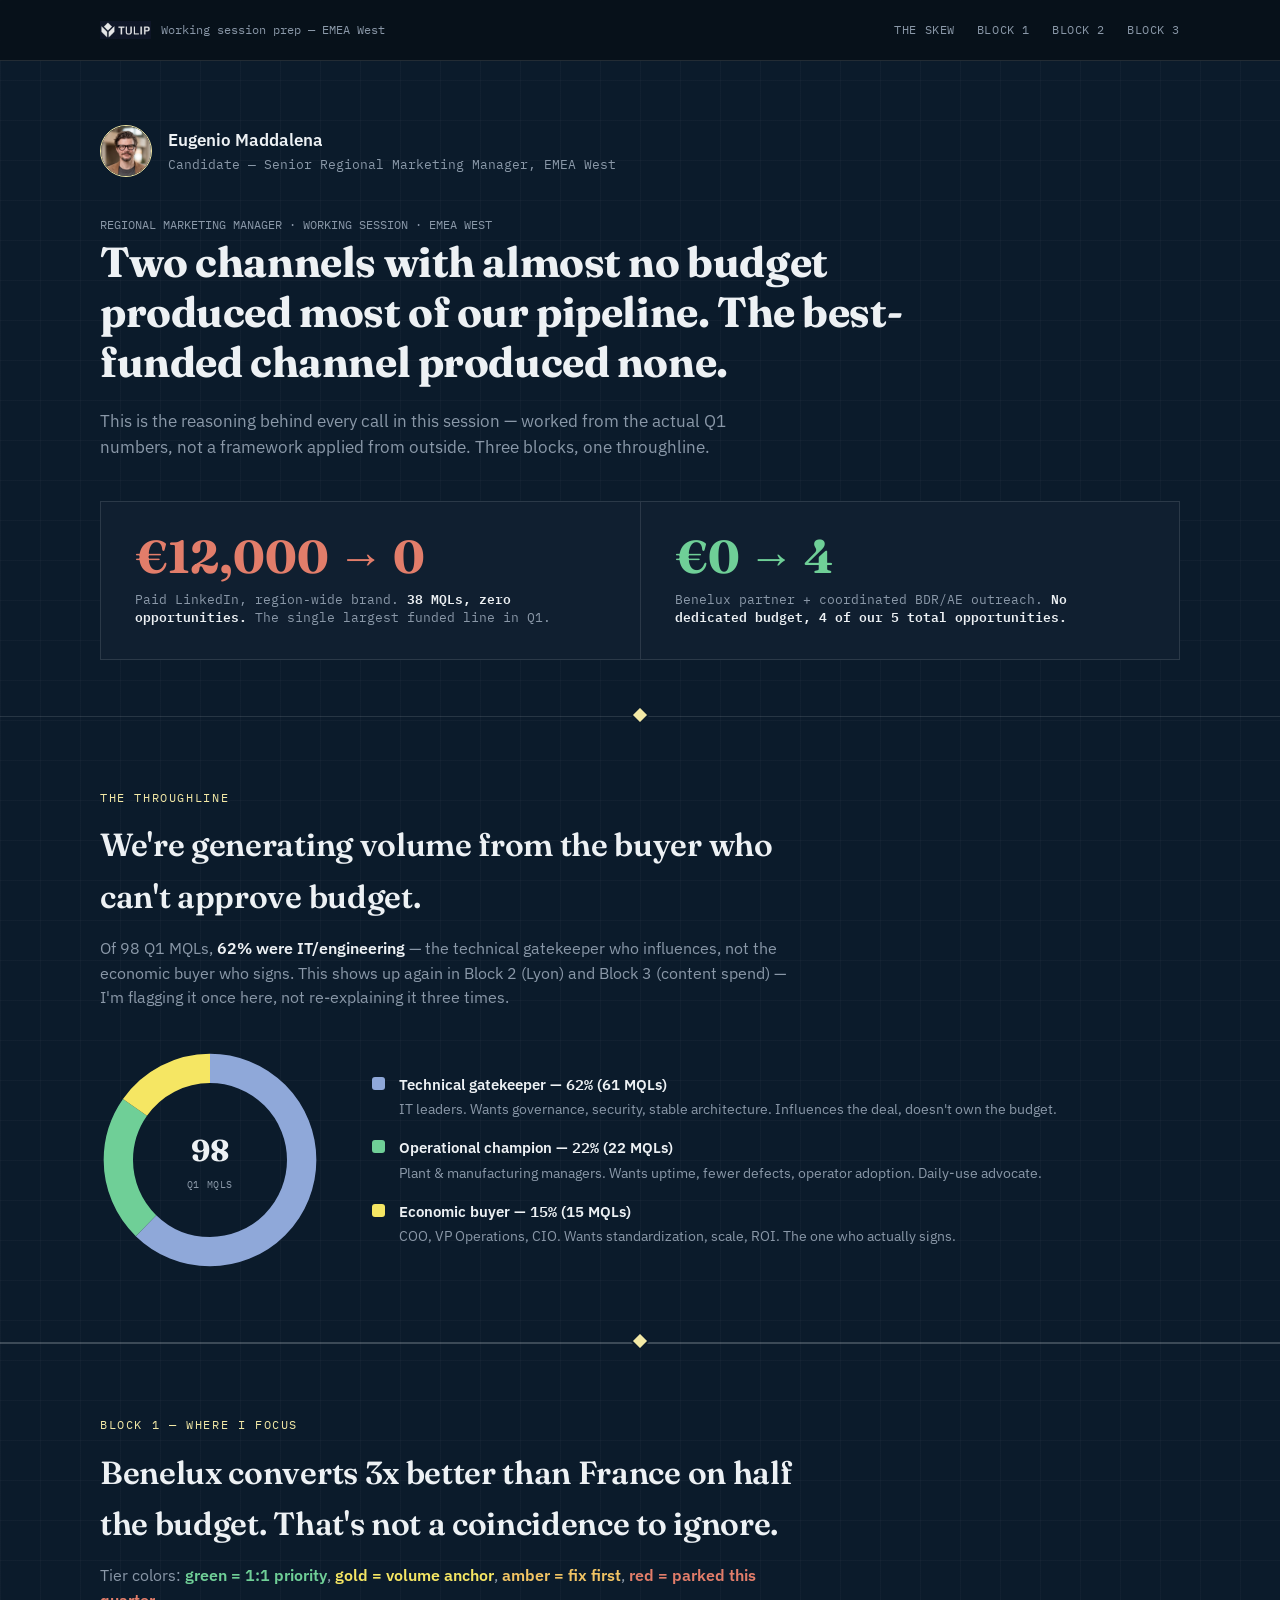
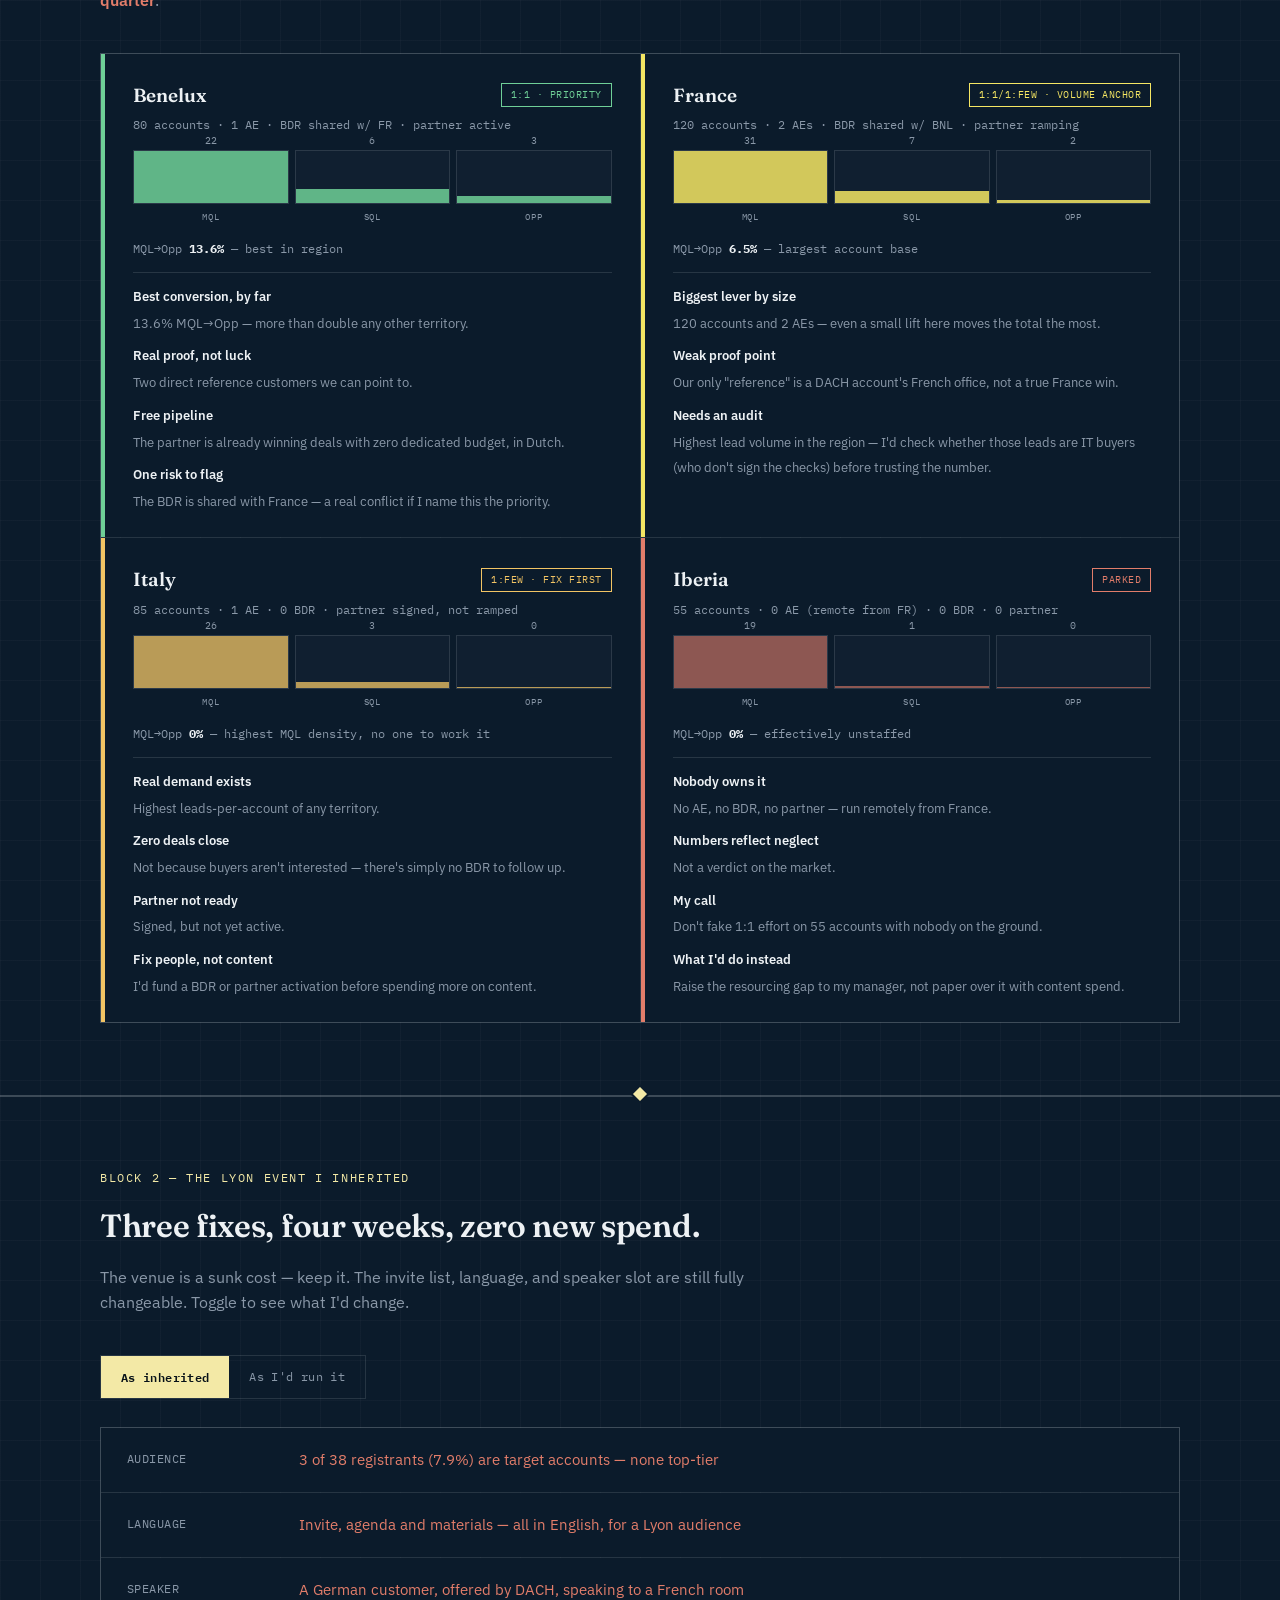
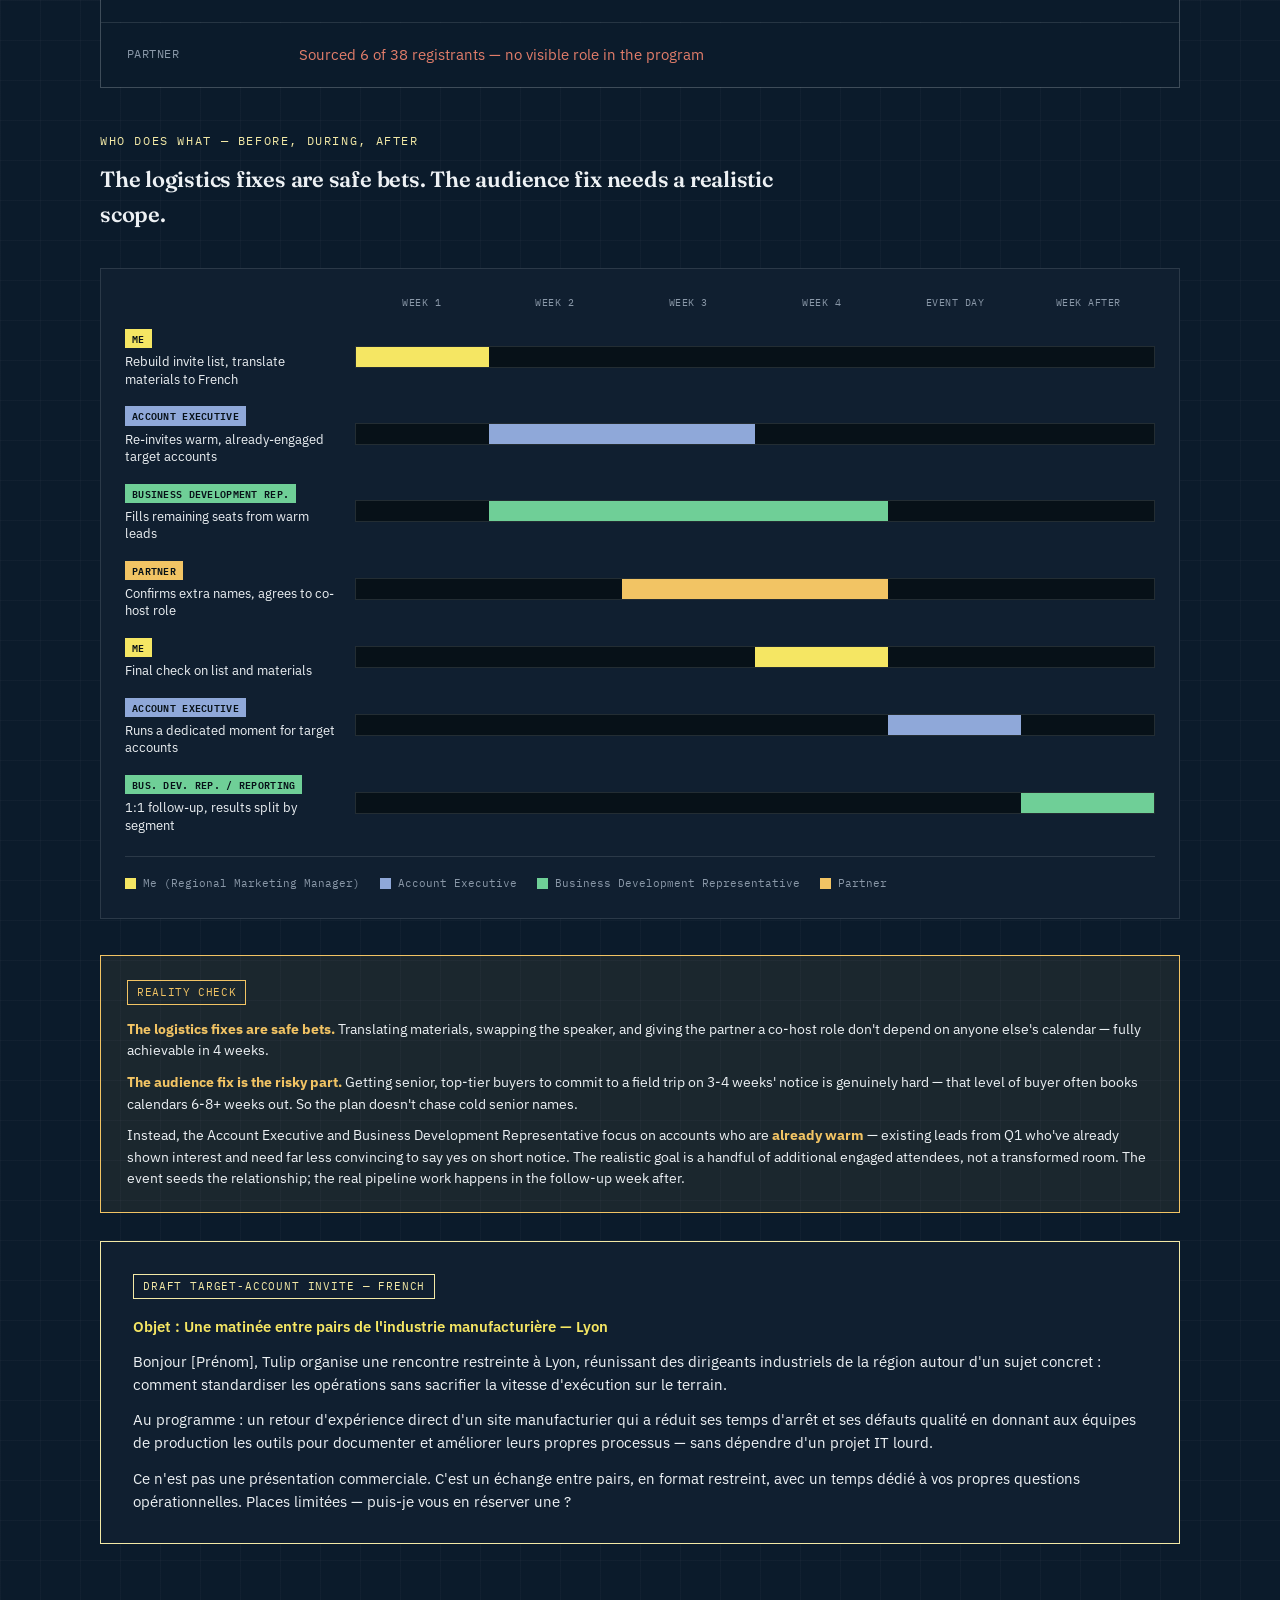
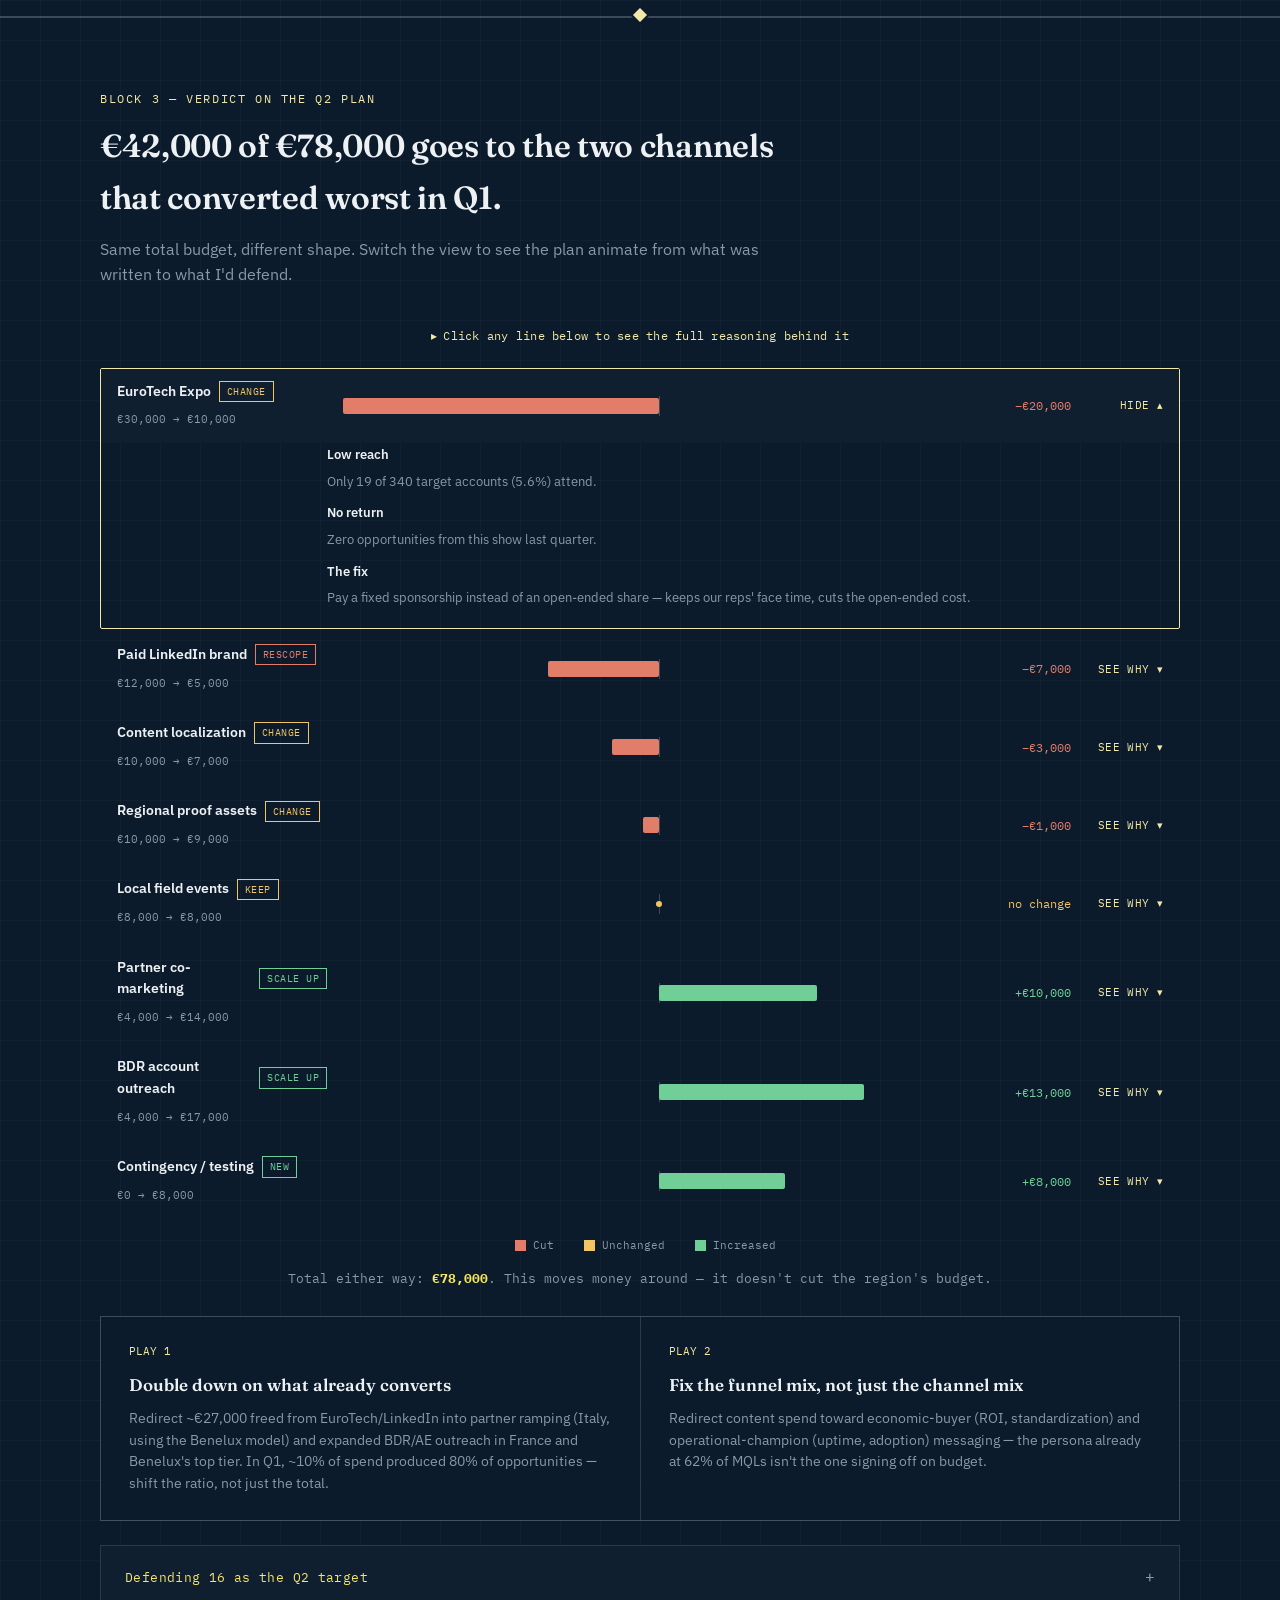
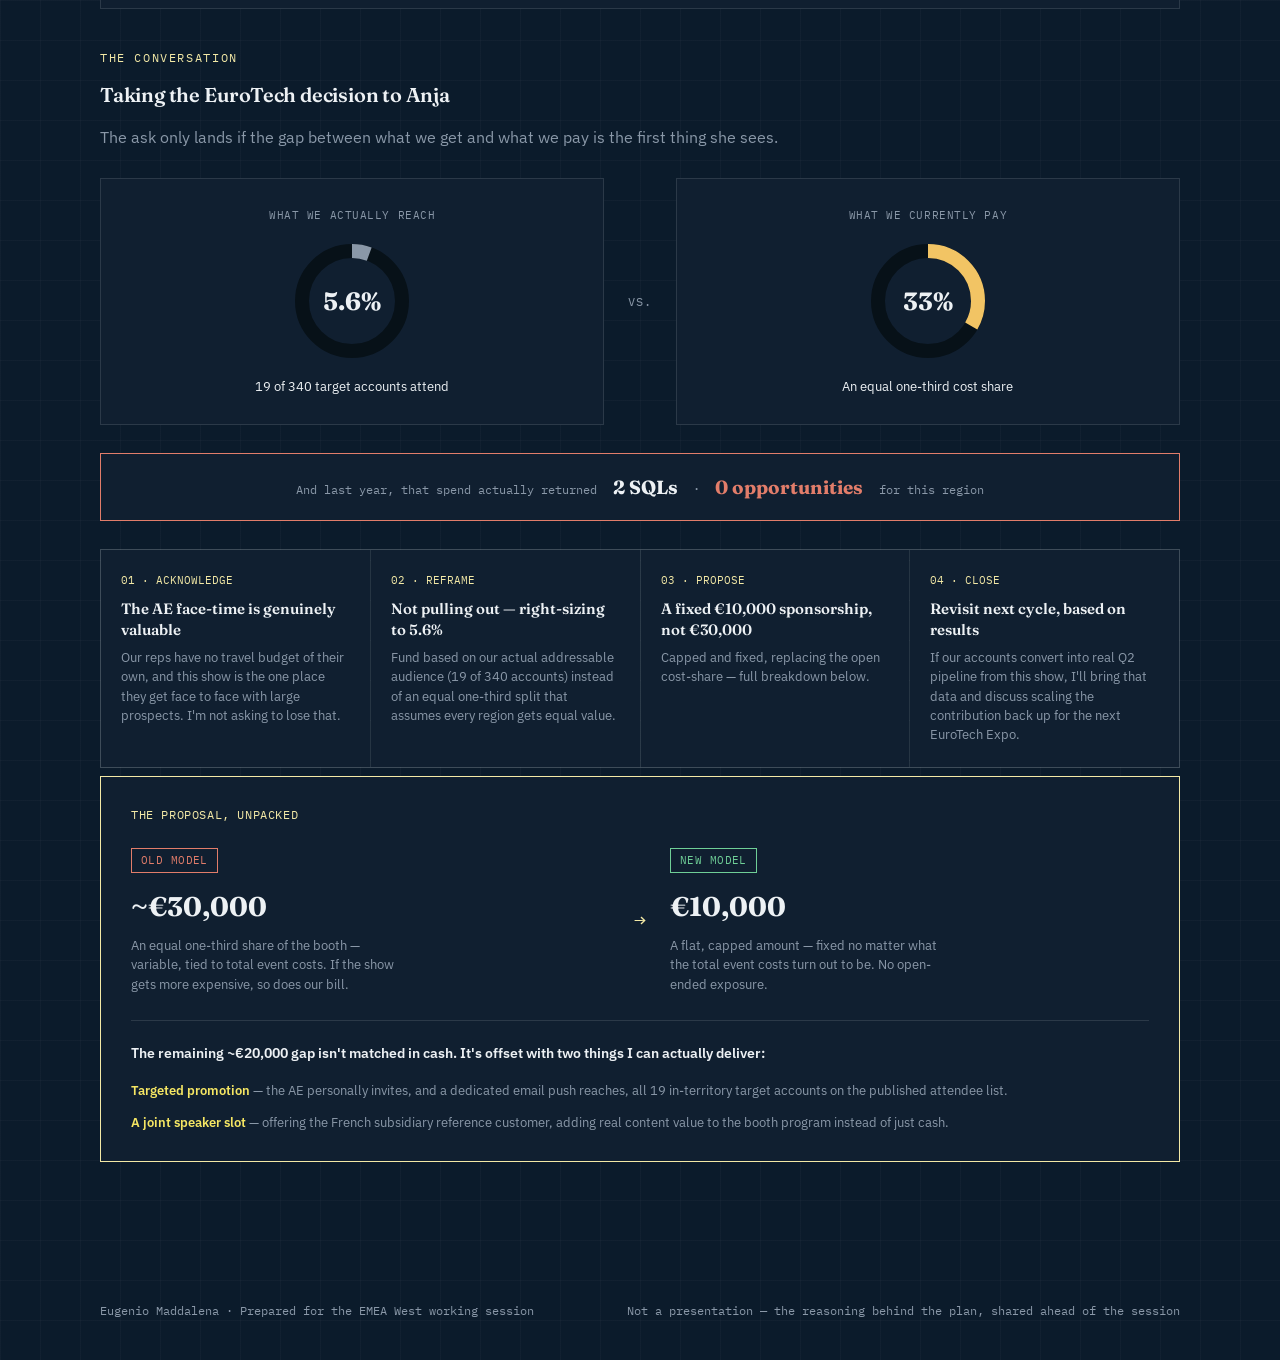
<file: tulip-session-detail-responsive.html>
<!DOCTYPE html>
<html lang="en">
<head>
<meta charset="UTF-8">
<meta name="viewport" content="width=device-width, initial-scale=1.0">
<title>Regional Marketing Manager — Working Session Reasoning</title>
<link rel="preconnect" href="https://fonts.googleapis.com">
<link href="https://fonts.googleapis.com/css2?family=Fraunces:opsz,wght@9..144,500;9..144,600;9..144,700;9..144,900&family=IBM+Plex+Sans:wght@400;500;600;700&family=IBM+Plex+Mono:wght@400;500;600&display=swap" rel="stylesheet">
<style>
  :root{
    --navy:#0B1B2B;
    --navy-deep:#071118;
    --navy-raised:#101F30;
    --navy-raised2:#152A3D;
    --cream:#F3E9A6;
    --cream-bright:#F5E663;
    --white:#EDF1F4;
    --slate:#8A98A8;
    --line:rgba(237,241,244,0.12);
    --line-strong:rgba(237,241,244,0.22);

    --good:#6FCF97;
    --good-dim:rgba(111,207,151,0.14);
    --warn:#F2C464;
    --warn-dim:rgba(242,196,100,0.14);
    --bad:#E27D6A;
    --bad-dim:rgba(226,125,106,0.14);
    --gate:#8FA8D9;
    --champ:#6FCF97;
    --econ:#F5E663;

    --display:'Fraunces', Georgia, serif;
    --body:'IBM Plex Sans', -apple-system, sans-serif;
    --mono:'IBM Plex Mono', 'Courier New', monospace;
    --maxw:1160px;
  }
  *{ box-sizing:border-box; margin:0; padding:0; }
  html{ scroll-behavior:smooth; }
  body{
    background:var(--navy); color:var(--white); font-family:var(--body);
    line-height:1.6; -webkit-font-smoothing:antialiased;
    background-image:
      linear-gradient(rgba(237,241,244,0.028) 1px, transparent 1px),
      linear-gradient(90deg, rgba(237,241,244,0.028) 1px, transparent 1px);
    background-size:40px 40px;
  }
  a{ color:inherit; }
  .wrap{ max-width:var(--maxw); margin:0 auto; padding:0 40px; }
  @media (max-width:700px){ .wrap{ padding:0 22px; } }

  ::selection{ background:var(--cream); color:var(--navy-deep); }

  @media (prefers-reduced-motion: reduce){
    *{ animation-duration:.01ms !important; transition-duration:.01ms !important; scroll-behavior:auto !important; }
  }
  a:focus-visible, button:focus-visible, summary:focus-visible{
    outline:2px solid var(--cream-bright); outline-offset:3px;
  }

  .eyebrow{
    font-family:var(--mono); font-size:11.5px; letter-spacing:.14em; text-transform:uppercase;
    color:var(--cream); display:block; margin-bottom:12px;
  }

  /* ---------- top nav ---------- */
  .topnav{
    position:sticky; top:0; z-index:50; background:rgba(7,17,24,0.88); backdrop-filter:blur(8px);
    border-bottom:1px solid var(--line);
  }
  .topnav .wrap{ display:flex; align-items:center; justify-content:space-between; height:60px; gap:20px; }
  .topnav .brand{ display:flex; align-items:center; gap:10px; font-family:var(--mono); font-size:12px; color:var(--slate); }
  .topnav .brand img{ height:18px; width:auto; opacity:.9; }
  .topnav-links{ display:flex; gap:22px; }
  .topnav-links a{
    font-family:var(--mono); font-size:11.5px; letter-spacing:.05em; text-transform:uppercase;
    text-decoration:none; color:var(--slate); transition:color .15s ease;
  }
  .topnav-links a:hover{ color:var(--cream-bright); }
  @media (max-width:760px){ .topnav-links{ display:none; } }

  /* ---------- hero ---------- */
  .hero{ padding:64px 0 56px; border-bottom:1px solid var(--line); }
  .hero .kicker{ font-family:var(--mono); font-size:12px; color:var(--slate); margin-bottom:18px; }
  .hero h1{
    font-family:var(--display); font-weight:700; font-size:clamp(28px,4vw,42px);
    line-height:1.2; letter-spacing:-.01em; max-width:820px; margin-bottom:20px;
  }
  .hero .sub{ font-size:16.5px; color:var(--slate); max-width:640px; }

  .em-lockup{ display:flex; align-items:center; gap:16px; margin-bottom:34px; }
  .em-lockup img{ width:52px; height:52px; border-radius:50%; object-fit:cover; border:1px solid var(--cream); }
  .em-lockup .em-text{ font-family:var(--mono); font-size:12.5px; color:var(--slate); line-height:1.5; }
  .em-lockup .em-text strong{ font-family:var(--body); font-size:17px; font-weight:600; color:var(--white); display:block; margin-bottom:2px; }

  .thesis{
    margin-top:40px; border:1px solid var(--line); background:var(--navy-raised);
    display:flex; align-items:stretch;
  }
  .thesis-half{ flex:1 1 0; padding:32px 34px; }
  .thesis-half + .thesis-half{ border-left:1px solid var(--line); }
  .thesis-half.zero{ }
  .thesis-num{ font-family:var(--display); font-weight:700; font-size:clamp(30px,4vw,46px); line-height:1; margin-bottom:10px; }
  .thesis-half.zero .thesis-num{ color:var(--bad); }
  .thesis-half.hero-good .thesis-num{ color:var(--good); }
  .thesis-label{ font-family:var(--mono); font-size:12.5px; color:var(--slate); line-height:1.5; }
  .thesis-label strong{ color:var(--white); font-weight:600; }
  @media (max-width:700px){ .thesis{ flex-direction:column; } .thesis-half + .thesis-half{ border-left:none; border-top:1px solid var(--line); } }

  /* ---------- sections ---------- */
  section{ padding:72px 0; border-bottom:2px solid var(--line-strong); scroll-margin-top:80px; position:relative; }
  section:last-of-type{ border-bottom:none; }
  section:not(:last-of-type)::after{
    content:""; position:absolute; bottom:-6px; left:50%;
    width:10px; height:10px; background:var(--cream); border:2px solid var(--navy);
    transform:translateX(-50%) rotate(45deg);
  }
  .section-head{ max-width:700px; margin-bottom:40px; }
  .section-head h2{
    font-family:var(--display); font-weight:600; font-size:clamp(24px,3vw,32px);
    margin-bottom:14px; letter-spacing:-.01em;
  }
  .section-head p{ color:var(--slate); font-size:15.5px; }
  .section-head p strong{ color:var(--white); font-weight:600; }

  /* ---------- buyer mix (donut) ---------- */
  .mix-layout{ display:flex; gap:52px; align-items:center; flex-wrap:wrap; }
  .donut-wrap{ position:relative; width:220px; height:220px; flex:0 0 auto; }
  .donut-wrap svg{ width:100%; height:100%; transform:rotate(-90deg); }
  .donut-center{
    position:absolute; top:0; left:0; right:0; bottom:0; display:flex; flex-direction:column; align-items:center; justify-content:center;
    text-align:center;
  }
  .donut-center .n{ font-family:var(--display); font-weight:700; font-size:30px; }
  .donut-center .l{ font-family:var(--mono); font-size:10px; color:var(--slate); letter-spacing:.06em; text-transform:uppercase; margin-top:2px; }
  .mix-legend{ flex:1 1 320px; display:flex; flex-direction:column; gap:16px; }
  .mix-row{ display:flex; align-items:flex-start; gap:14px; }
  .mix-swatch{ width:13px; height:13px; border-radius:3px; margin-top:4px; flex:0 0 auto; }
  .mix-row h4{ font-family:var(--body); font-weight:600; font-size:14.5px; margin-bottom:3px; }
  .mix-row p{ font-size:13.5px; color:var(--slate); }
  .mix-row .pct{ font-family:var(--mono); font-weight:600; }

  /* ---------- territory cards ---------- */
  .terr-grid{ display:grid; grid-template-columns:repeat(2,1fr); gap:1px; background:var(--line); border:1px solid var(--line); }
  .terr-card{
    background:var(--navy); padding:26px 28px 24px; border-left:4px solid var(--line-strong);
  }
  .terr-card.tier-priority{ border-left-color:var(--good); }
  .terr-card.tier-volume{ border-left-color:var(--cream-bright); }
  .terr-card.tier-fix{ border-left-color:var(--warn); }
  .terr-card.tier-park{ border-left-color:var(--bad); }
  .terr-top{ display:flex; align-items:center; justify-content:space-between; margin-bottom:6px; gap:10px; }
  .terr-name{ font-family:var(--display); font-weight:600; font-size:19px; }
  .terr-tag{
    font-family:var(--mono); font-size:10px; letter-spacing:.05em; text-transform:uppercase;
    padding:3px 9px; border:1px solid; white-space:nowrap;
  }
  .tier-priority .terr-tag{ color:var(--good); border-color:var(--good); }
  .tier-volume .terr-tag{ color:var(--cream-bright); border-color:var(--cream-bright); }
  .tier-fix .terr-tag{ color:var(--warn); border-color:var(--warn); }
  .tier-park .terr-tag{ color:var(--bad); border-color:var(--bad); }
  .terr-meta{ font-family:var(--mono); font-size:11.5px; color:var(--slate); margin-bottom:16px; }
  .terr-funnel{ display:flex; gap:6px; align-items:flex-end; height:54px; margin-bottom:6px; }
  .terr-funnel-labels{ display:flex; gap:6px; margin-bottom:14px; }
  .terr-funnel-labels span{ flex:1; text-align:center; font-family:var(--mono); font-size:9px; letter-spacing:.07em; text-transform:uppercase; color:var(--slate); }
  .fbar{ flex:1; height:100%; background:var(--navy-raised); border:1px solid var(--line); position:relative; display:flex; align-items:flex-end; align-self:stretch; }
  .fbar-fill{ width:100%; background:var(--slate); opacity:.55; }
  .tier-priority .fbar-fill{ background:var(--good); opacity:.85; }
  .tier-volume .fbar-fill{ background:var(--cream-bright); opacity:.85; }
  .tier-fix .fbar-fill{ background:var(--warn); opacity:.75; }
  .tier-park .fbar-fill{ background:var(--bad); opacity:.6; }
  .fbar-label{ position:absolute; bottom:100%; left:0; right:0; text-align:center; font-family:var(--mono); font-size:9.5px; color:var(--slate); margin-bottom:3px; }
  .terr-rate{ font-family:var(--mono); font-size:12px; color:var(--slate); margin-bottom:14px; }
  .terr-rate strong{ color:var(--white); }
  .terr-bullets{ margin-top:14px; padding-top:14px; border-top:1px solid var(--line); }
  .terr-bullet{ margin-bottom:11px; }
  .terr-bullet:last-child{ margin-bottom:0; }
  .terr-bullet-title{ display:block; font-size:13px; font-weight:600; color:var(--white); margin-bottom:2px; }
  .terr-bullet-text{ font-size:13px; color:var(--slate); line-height:1.5; }
  @media (max-width:760px){ .terr-grid{ grid-template-columns:1fr; } }

  /* ---------- spend vs pipeline ---------- */
  .sv-grid{ display:flex; flex-direction:column; gap:1px; background:var(--line); border:1px solid var(--line); margin-top:8px; }
  .sv-row{ background:var(--navy); padding:18px 24px; display:grid; grid-template-columns:170px 1fr 90px; gap:20px; align-items:center; }
  .sv-name{ font-family:var(--body); font-weight:600; font-size:14px; }
  .sv-name span{ display:block; font-family:var(--mono); font-weight:400; font-size:11px; color:var(--slate); margin-top:2px; }
  .sv-bar-track{ height:10px; background:var(--navy-raised); border:1px solid var(--line); position:relative; }
  .sv-bar-fill{ height:100%; }
  .sv-result{ font-family:var(--mono); font-size:13px; text-align:right; }
  .sv-result.zero{ color:var(--bad); }
  .sv-result.hit{ color:var(--good); }
  @media (max-width:700px){ .sv-row{ grid-template-columns:1fr; gap:8px; } .sv-result{ text-align:left; } }

  /* ---------- lyon before/after ---------- */
  .lyon-toggle{ display:inline-flex; border:1px solid var(--line); margin-bottom:28px; }
  .lyon-toggle button{
    font-family:var(--mono); font-size:12px; letter-spacing:.03em; padding:11px 20px;
    background:transparent; border:none; color:var(--slate); cursor:pointer; transition:all .15s ease;
  }
  .lyon-toggle button.active{ background:var(--cream); color:var(--navy-deep); font-weight:600; }
  .lyon-rows{ display:flex; flex-direction:column; gap:1px; background:var(--line); border:1px solid var(--line); }
  .lyon-row{ background:var(--navy); padding:20px 26px; display:grid; grid-template-columns:150px 1fr; gap:22px; align-items:center; }
  .lyon-field{ font-family:var(--mono); font-size:11.5px; color:var(--slate); text-transform:uppercase; letter-spacing:.04em; }
  .lyon-val{ font-size:15px; transition:color .15s ease; }
  .lyon-val.state-before{ color:var(--bad); }
  .lyon-val.state-after{ color:var(--good); }
  @media (max-width:700px){ .lyon-row{ grid-template-columns:1fr; gap:4px; } }

  .invite-card{
    margin-top:28px; background:var(--navy-raised); border:1px solid var(--cream); padding:30px 32px;
  }
  .invite-card .tag{
    font-family:var(--mono); font-size:10.5px; letter-spacing:.08em; text-transform:uppercase;
    color:var(--cream); border:1px solid var(--cream); padding:3px 9px; display:inline-block; margin-bottom:16px;
  }
  .invite-card p{ font-size:14.5px; color:var(--white); margin-bottom:12px; line-height:1.6; }
  .invite-card p:last-child{ margin-bottom:0; }
  .invite-card .fr-subject{ font-weight:600; color:var(--cream-bright); }

  /* ---------- gantt (block 2) ---------- */
  .gantt-wrap{ margin:36px 0; border:1px solid var(--line); background:var(--navy-raised); padding:26px 24px; overflow-x:auto; }
  .gantt-inner{ min-width:680px; }
  .gantt-header{ display:flex; padding-left:230px; margin-bottom:14px; }
  .gantt-header span{ flex:1; text-align:center; font-family:var(--mono); font-size:10px; text-transform:uppercase; letter-spacing:.05em; color:var(--slate); }
  .gantt-row{ display:flex; align-items:center; margin-bottom:14px; }
  .gantt-row:last-child{ margin-bottom:0; }
  .gantt-label{ width:230px; flex:0 0 230px; padding-right:16px; }
  .gantt-label .g-role{
    display:inline-block; font-family:var(--mono); font-size:9.5px; text-transform:uppercase; letter-spacing:.03em;
    color:var(--navy-deep); padding:2px 7px; margin-bottom:5px; font-weight:600;
  }
  .gantt-label .g-task{ font-size:12.5px; color:var(--white); line-height:1.4; }
  .gantt-track{ flex:1; position:relative; height:22px; background:var(--navy-deep); border:1px solid var(--line); }
  .gantt-bar{ position:absolute; top:0; height:100%; }
  .gantt-legend{ display:flex; gap:20px; flex-wrap:wrap; margin-top:22px; padding-top:18px; border-top:1px solid var(--line); }
  .gantt-legend span{ display:inline-flex; align-items:center; gap:7px; font-family:var(--mono); font-size:10.5px; color:var(--slate); }
  .gantt-legend .sw{ width:11px; height:11px; }

  .reality{ border:1px solid var(--warn); background:rgba(242,196,100,0.07); padding:22px 26px; margin:28px 0; }
  .reality .tag{
    font-family:var(--mono); font-size:10.5px; letter-spacing:.06em; text-transform:uppercase;
    color:var(--warn); border:1px solid var(--warn); padding:3px 9px; display:inline-block; margin-bottom:14px;
  }
  .reality p{ font-size:13.5px; color:var(--white); line-height:1.6; margin-bottom:10px; }
  .reality p:last-child{ margin-bottom:0; }
  .reality strong{ color:var(--warn); }

  /* ---------- diverging bar chart + detail panel ---------- */
  .diverge-hint{
    font-family:var(--mono); font-size:12px; color:var(--cream); text-align:center;
    margin:6px 0 22px; letter-spacing:.02em;
  }
  .diverge-hint .arrow{ display:inline-block; margin-right:6px; }
  .diverge-rows{ display:flex; flex-direction:column; gap:2px; }
  .diverge-item{ border:1px solid transparent; border-radius:2px; transition:border-color .15s ease; }
  .diverge-item.open{ border-color:var(--cream); }
  .diverge-row{
    display:flex; align-items:center; gap:16px; padding:12px 16px;
    cursor:pointer; transition:background .15s ease;
  }
  .diverge-row:hover{ background:var(--navy-raised); }
  .diverge-item.open .diverge-row{ background:var(--navy-raised); }
  .diverge-name{ width:210px; flex:0 0 210px; }
  .diverge-name .dn-line1{ display:flex; align-items:center; gap:8px; margin-bottom:3px; }
  .diverge-name .dn-name{ font-size:13.5px; font-weight:600; color:var(--white); }
  .diverge-name .dn-shift{ font-family:var(--mono); font-size:10.5px; color:var(--slate); }
  .diverge-track{ position:relative; flex:1 1 auto; height:20px; min-width:120px; }
  .diverge-zero{ position:absolute; left:50%; top:0; bottom:0; width:1px; background:var(--line-strong); }
  .diverge-bar{ position:absolute; top:2px; bottom:2px; border-radius:2px; }
  .diverge-dot{ position:absolute; left:calc(50% - 3px); top:7px; width:6px; height:6px; border-radius:50%; background:var(--warn); }
  .diverge-delta{ width:80px; flex:0 0 80px; text-align:right; font-family:var(--mono); font-size:12px; }
  .diverge-cta{
    flex:0 0 76px; text-align:right; font-family:var(--mono); font-size:10.5px;
    color:var(--cream); letter-spacing:.03em; white-space:nowrap;
  }
  .diverge-legend{ display:flex; justify-content:center; margin:18px 0 0; flex-wrap:wrap; }
  .diverge-legend span{ display:inline-flex; align-items:center; margin:0 10px; font-family:var(--mono); font-size:10.5px; color:var(--slate); }
  .diverge-legend .sw{ width:11px; height:11px; margin-right:7px; }
  @media (max-width:680px){
    .diverge-row{ flex-wrap:wrap; row-gap:8px; }
    .diverge-name{ width:100%; flex:1 1 100%; }
    .diverge-track{ flex:1 1 auto; min-width:50px; }
    .diverge-delta{ width:auto; flex:0 0 auto; }
    .diverge-cta{ flex:0 0 auto; margin-left:10px; }
  }

  .diverge-accordion{ max-height:0; overflow:hidden; transition:max-height .3s ease; }
  .diverge-item.open .diverge-accordion{ max-height:280px; }
  .diverge-accordion-inner{ padding:2px 16px 18px 226px; }
  .diverge-accordion-inner .bud-bullet{ margin-bottom:10px; }
  .diverge-accordion-inner .bud-bullet:last-child{ margin-bottom:0; }
  @media (max-width:700px){ .diverge-accordion-inner{ padding-left:16px; } }

  /* ---------- Anja conversation: mismatch stat + 4-step script ---------- */
  .mismatch-wrap{ display:flex; align-items:center; gap:24px; margin:28px 0; flex-wrap:wrap; }
  .mismatch-card{ flex:1 1 220px; background:var(--navy-raised); border:1px solid var(--line); padding:28px 24px; text-align:center; }
  .mismatch-card .mc-label{ font-family:var(--mono); font-size:11px; letter-spacing:.05em; text-transform:uppercase; color:var(--slate); margin-bottom:16px; }
  .mismatch-ring{ width:120px; height:120px; margin:0 auto 16px; position:relative; }
  .mismatch-ring svg{ width:100%; height:100%; transform:rotate(-90deg); }
  .mismatch-ring .mr-value{
    position:absolute; top:0; left:0; right:0; bottom:0;
    display:flex; align-items:center; justify-content:center; font-family:var(--display); font-weight:700; font-size:25px;
  }
  .mismatch-card .mc-detail{ font-size:12.5px; color:var(--white); line-height:1.5; }
  .mismatch-vs{
    flex:0 0 auto; font-family:var(--mono); font-size:12px; color:var(--slate);
    text-transform:uppercase; letter-spacing:.06em;
  }
  .proof-banner{
    display:flex; align-items:baseline; justify-content:center; flex-wrap:wrap;
    background:var(--navy-raised); border:1px solid var(--bad); padding:18px 26px; margin:0 0 8px;
  }
  .proof-banner .pb-label{ font-family:var(--mono); font-size:12px; color:var(--slate); margin:0 8px; }
  .proof-banner .pb-stat{ font-family:var(--display); font-weight:700; font-size:19px; color:var(--white); margin:0 8px; }
  .proof-banner .pb-stat.zero{ color:var(--bad); }
  .proof-banner .pb-sep{ color:var(--slate); margin:0 8px; }
  .convo-flow{ display:flex; gap:1px; background:var(--line); border:1px solid var(--line); margin:28px 0 8px; flex-wrap:wrap; }
  .convo-step{ flex:1 1 210px; background:var(--navy-raised); padding:22px 20px; }
  .convo-step .cs-num{ font-family:var(--mono); font-size:11px; color:var(--cream); margin-bottom:10px; }
  .convo-step h4{ font-family:var(--display); font-weight:600; font-size:15px; margin-bottom:8px; line-height:1.35; }
  .convo-step p{ font-size:12.5px; color:var(--slate); line-height:1.55; }

  /* ---------- proposal breakdown ---------- */
  .propose-detail{ margin:0 0 28px; border:1px solid var(--cream); background:var(--navy-raised); padding:28px 30px; }
  .pd-header{ font-family:var(--mono); font-size:12px; letter-spacing:.05em; text-transform:uppercase; color:var(--cream); margin-bottom:22px; }
  .pd-compare{ display:flex; align-items:center; flex-wrap:wrap; margin-bottom:26px; }
  .pd-col{ flex:1 1 220px; }
  .pd-tag{
    display:inline-block; font-family:var(--mono); font-size:10.5px; letter-spacing:.04em; text-transform:uppercase;
    padding:3px 9px; margin-bottom:12px; border:1px solid;
  }
  .pd-tag.old{ color:var(--bad); border-color:var(--bad); }
  .pd-tag.new{ color:var(--good); border-color:var(--good); }
  .pd-amt{ font-family:var(--display); font-weight:700; font-size:27px; color:var(--white); margin-bottom:8px; }
  .pd-desc{ font-size:12.5px; color:var(--slate); line-height:1.55; max-width:280px; }
  .pd-arrow{ flex:0 0 60px; text-align:center; font-family:var(--mono); font-size:20px; color:var(--cream); }
  .pd-gap{ border-top:1px solid var(--line); padding-top:22px; }
  .pd-gap-label{ display:block; font-size:13.5px; color:var(--white); font-weight:600; margin-bottom:16px; }
  .pd-gap-items{ display:flex; flex-direction:column; gap:12px; }
  .pd-gap-item{ font-size:13px; color:var(--slate); line-height:1.55; }
  .pd-gap-item strong{ color:var(--cream-bright); font-weight:600; }
  @media (max-width:700px){
    .pd-compare{ flex-direction:column; align-items:flex-start; }
    .pd-col{ flex:0 0 auto; width:100%; margin-bottom:16px; }
    .pd-arrow{ transform:rotate(90deg); align-self:center; margin-bottom:16px; }
  }


  .budget-toggle{ display:inline-flex; border:1px solid var(--line); margin-bottom:10px; }
  .budget-toggle button{
    font-family:var(--mono); font-size:12px; letter-spacing:.03em; padding:12px 22px;
    background:transparent; border:none; color:var(--slate); cursor:pointer; transition:all .15s ease;
  }
  .budget-toggle button.active{ background:var(--cream); color:var(--navy-deep); font-weight:600; }
  .budget-total{ font-family:var(--mono); font-size:12.5px; color:var(--slate); margin:14px 0 28px; }
  .budget-total strong{ color:var(--cream-bright); }
  .bud-rows{ display:flex; flex-direction:column; gap:22px; }
  .bud-item{ border:1px solid var(--line); background:var(--navy-raised); padding:20px 24px; }
  .bud-head{ display:flex; align-items:center; flex-wrap:wrap; gap:8px 12px; margin-bottom:14px; }
  .bud-name{ font-size:14.5px; font-weight:600; }
  .bud-shift{ font-family:var(--mono); font-size:12.5px; color:var(--cream-bright); }
  .bud-track{ height:20px; background:var(--navy-deep); border:1px solid var(--line); position:relative; overflow:hidden; margin-bottom:8px; }
  .bud-fill{ height:100%; width:0%; transition:width .6s cubic-bezier(.4,0,.2,1); }
  .bud-amt-row{ display:flex; justify-content:flex-end; margin-bottom:16px; }
  .bud-amt{ font-family:var(--mono); font-size:12px; color:var(--white); }
  .bud-bullets{ }
  .bud-bullet{ margin-bottom:9px; }
  .bud-bullet:last-child{ margin-bottom:0; }
  .bud-bullet-title{ display:block; font-size:13px; font-weight:600; color:var(--white); margin-bottom:2px; }
  .bud-bullet-text{ font-size:13px; color:var(--slate); line-height:1.5; }
  .badge{
    font-family:var(--mono); font-size:9.5px; letter-spacing:.05em; text-transform:uppercase;
    padding:2px 7px; border:1px solid; white-space:nowrap; flex:0 0 auto;
  }
  .badge.keep{ color:var(--warn); border-color:var(--warn); }
  .badge.change{ color:var(--warn); border-color:var(--warn); }
  .badge.cut{ color:var(--bad); border-color:var(--bad); }
  .badge.up{ color:var(--good); border-color:var(--good); }

  /* ---------- plays / talk track ---------- */
  .play-grid{ display:grid; grid-template-columns:repeat(2,1fr); gap:1px; background:var(--line); border:1px solid var(--line); margin-top:8px; }
  .play-card{ background:var(--navy); padding:26px 28px; }
  .play-card .pnum{ font-family:var(--mono); font-size:11px; color:var(--cream); margin-bottom:10px; }
  .play-card h4{ font-family:var(--display); font-weight:600; font-size:17px; margin-bottom:10px; }
  .play-card p{ font-size:13.5px; color:var(--slate); line-height:1.6; }
  @media (max-width:760px){ .play-grid{ grid-template-columns:1fr; } }

  details.talk{
    margin-top:24px; border:1px solid var(--line); background:var(--navy-raised);
  }
  details.talk summary{
    padding:18px 24px; cursor:pointer; font-family:var(--mono); font-size:12.5px; letter-spacing:.03em;
    color:var(--cream-bright); list-style:none; display:flex; align-items:center; justify-content:space-between;
  }
  details.talk summary::-webkit-details-marker{ display:none; }
  details.talk summary::after{ content:"+"; font-size:16px; color:var(--slate); }
  details.talk[open] summary::after{ content:"–"; }
  details.talk .talk-body{ padding:0 24px 24px; font-size:14px; color:var(--white); line-height:1.65; }
  details.talk .talk-body p{ margin-bottom:12px; }
  details.talk .talk-body p:last-child{ margin-bottom:0; }
  details.talk .talk-body strong{ color:var(--cream-bright); }

  footer{ padding:40px 0; }
  footer .wrap{ display:flex; justify-content:space-between; align-items:center; flex-wrap:wrap; gap:14px; }
  footer .fn{ font-family:var(--mono); font-size:11.5px; color:var(--slate); }

  .reveal{ animation:fadeUp .6s ease both; }
  @keyframes fadeUp{ from{ opacity:0; transform:translateY(16px); } to{ opacity:1; transform:translateY(0); } }
</style>
</head>
<body>

<nav class="topnav">
  <div class="wrap">
    <div class="brand"><img src="[data-uri]" alt="Tulip"> Working session prep — EMEA West</div>
    <div class="topnav-links">
      <a href="#mix">The skew</a>
      <a href="#block1">Block 1</a>
      <a href="#block2">Block 2</a>
      <a href="#block3">Block 3</a>
    </div>
  </div>
</nav>

<section class="hero">
  <div class="wrap">
    <div class="em-lockup">
      <img src="[data-uri]" alt="Eugenio Maddalena">
      <div class="em-text"><strong>Eugenio Maddalena</strong>Candidate — Senior Regional Marketing Manager, EMEA West</div>
    </div>
    <span class="kicker">REGIONAL MARKETING MANAGER · WORKING SESSION · EMEA WEST</span>
    <h1>Two channels with almost no budget produced most of our pipeline. The best-funded channel produced none.</h1>
    <p class="sub">This is the reasoning behind every call in this session — worked from the actual Q1 numbers, not a framework applied from outside. Three blocks, one throughline.</p>

    <div class="thesis reveal">
      <div class="thesis-half zero">
        <div class="thesis-num">€12,000 → 0</div>
        <div class="thesis-label">Paid LinkedIn, region-wide brand. <strong>38 MQLs, zero opportunities.</strong> The single largest funded line in Q1.</div>
      </div>
      <div class="thesis-half hero-good">
        <div class="thesis-num">€0 → 4</div>
        <div class="thesis-label">Benelux partner + coordinated BDR/AE outreach. <strong>No dedicated budget, 4 of our 5 total opportunities.</strong></div>
      </div>
    </div>
  </div>
</section>

<section id="mix">
  <div class="wrap">
    <div class="section-head reveal">
      <span class="eyebrow">The throughline</span>
      <h2>We're generating volume from the buyer who can't approve budget.</h2>
      <p>Of 98 Q1 MQLs, <strong>62% were IT/engineering</strong> — the technical gatekeeper who influences, not the economic buyer who signs. This shows up again in Block 2 (Lyon) and Block 3 (content spend) — I'm flagging it once here, not re-explaining it three times.</p>
    </div>

    <div class="mix-layout reveal">
      <div class="donut-wrap">
        <svg viewBox="0 0 120 120">
          <circle cx="60" cy="60" r="50" fill="none" stroke="var(--navy-raised)" stroke-width="16"/>
          <circle class="donut-seg" cx="60" cy="60" r="50" fill="none" stroke="var(--gate)" stroke-width="16"
                  stroke-dasharray="195.4 314.2" stroke-dashoffset="0"/>
          <circle class="donut-seg" cx="60" cy="60" r="50" fill="none" stroke="var(--champ)" stroke-width="16"
                  stroke-dasharray="70.4 314.2" stroke-dashoffset="-195.4"/>
          <circle class="donut-seg" cx="60" cy="60" r="50" fill="none" stroke="var(--econ)" stroke-width="16"
                  stroke-dasharray="48.4 314.2" stroke-dashoffset="-265.8"/>
        </svg>
        <div class="donut-center"><span class="n">98</span><span class="l">Q1 MQLs</span></div>
      </div>
      <div class="mix-legend">
        <div class="mix-row">
          <span class="mix-swatch" style="background:var(--gate)"></span>
          <div><h4>Technical gatekeeper — <span class="pct">62%</span> (61 MQLs)</h4><p>IT leaders. Wants governance, security, stable architecture. Influences the deal, doesn't own the budget.</p></div>
        </div>
        <div class="mix-row">
          <span class="mix-swatch" style="background:var(--champ)"></span>
          <div><h4>Operational champion — <span class="pct">22%</span> (22 MQLs)</h4><p>Plant &amp; manufacturing managers. Wants uptime, fewer defects, operator adoption. Daily-use advocate.</p></div>
        </div>
        <div class="mix-row">
          <span class="mix-swatch" style="background:var(--econ)"></span>
          <div><h4>Economic buyer — <span class="pct">15%</span> (15 MQLs)</h4><p>COO, VP Operations, CIO. Wants standardization, scale, ROI. The one who actually signs.</p></div>
        </div>
      </div>
    </div>
  </div>
</section>

<section id="block1">
  <div class="wrap">
    <div class="section-head reveal">
      <span class="eyebrow">Block 1 — Where I focus</span>
      <h2>Benelux converts 3x better than France on half the budget. That's not a coincidence to ignore.</h2>
      <p>Tier colors: <strong style="color:var(--good)">green = 1:1 priority</strong>, <strong style="color:var(--cream-bright)">gold = volume anchor</strong>, <strong style="color:var(--warn)">amber = fix first</strong>, <strong style="color:var(--bad)">red = parked this quarter</strong>.</p>
    </div>

    <div class="terr-grid reveal">
      <div class="terr-card tier-priority" data-open="false">
        <div class="terr-top"><span class="terr-name">Benelux</span><span class="terr-tag">1:1 · Priority</span></div>
        <div class="terr-meta">80 accounts · 1 AE · BDR shared w/ FR · partner active</div>
        <div class="terr-funnel">
          <div class="fbar"><span class="fbar-label">22</span><div class="fbar-fill" style="height:100%"></div></div>
          <div class="fbar"><span class="fbar-label">6</span><div class="fbar-fill" style="height:27%"></div></div>
          <div class="fbar"><span class="fbar-label">3</span><div class="fbar-fill" style="height:14%"></div></div>
        </div>
        <div class="terr-funnel-labels"><span>MQL</span><span>SQL</span><span>Opp</span></div>
        <div class="terr-rate">MQL→Opp <strong>13.6%</strong> — best in region</div>
        <div class="terr-bullets">
          <div class="terr-bullet"><span class="terr-bullet-title">Best conversion, by far</span><span class="terr-bullet-text">13.6% MQL→Opp — more than double any other territory.</span></div>
          <div class="terr-bullet"><span class="terr-bullet-title">Real proof, not luck</span><span class="terr-bullet-text">Two direct reference customers we can point to.</span></div>
          <div class="terr-bullet"><span class="terr-bullet-title">Free pipeline</span><span class="terr-bullet-text">The partner is already winning deals with zero dedicated budget, in Dutch.</span></div>
          <div class="terr-bullet"><span class="terr-bullet-title">One risk to flag</span><span class="terr-bullet-text">The BDR is shared with France — a real conflict if I name this the priority.</span></div>
        </div>
      </div>

      <div class="terr-card tier-volume" data-open="false">
        <div class="terr-top"><span class="terr-name">France</span><span class="terr-tag">1:1/1:Few · Volume anchor</span></div>
        <div class="terr-meta">120 accounts · 2 AEs · BDR shared w/ BNL · partner ramping</div>
        <div class="terr-funnel">
          <div class="fbar"><span class="fbar-label">31</span><div class="fbar-fill" style="height:100%"></div></div>
          <div class="fbar"><span class="fbar-label">7</span><div class="fbar-fill" style="height:23%"></div></div>
          <div class="fbar"><span class="fbar-label">2</span><div class="fbar-fill" style="height:6%"></div></div>
        </div>
        <div class="terr-funnel-labels"><span>MQL</span><span>SQL</span><span>Opp</span></div>
        <div class="terr-rate">MQL→Opp <strong>6.5%</strong> — largest account base</div>
        <div class="terr-bullets">
          <div class="terr-bullet"><span class="terr-bullet-title">Biggest lever by size</span><span class="terr-bullet-text">120 accounts and 2 AEs — even a small lift here moves the total the most.</span></div>
          <div class="terr-bullet"><span class="terr-bullet-title">Weak proof point</span><span class="terr-bullet-text">Our only "reference" is a DACH account's French office, not a true France win.</span></div>
          <div class="terr-bullet"><span class="terr-bullet-title">Needs an audit</span><span class="terr-bullet-text">Highest lead volume in the region — I'd check whether those leads are IT buyers (who don't sign the checks) before trusting the number.</span></div>
        </div>
      </div>

      <div class="terr-card tier-fix" data-open="false">
        <div class="terr-top"><span class="terr-name">Italy</span><span class="terr-tag">1:Few · Fix first</span></div>
        <div class="terr-meta">85 accounts · 1 AE · 0 BDR · partner signed, not ramped</div>
        <div class="terr-funnel">
          <div class="fbar"><span class="fbar-label">26</span><div class="fbar-fill" style="height:100%"></div></div>
          <div class="fbar"><span class="fbar-label">3</span><div class="fbar-fill" style="height:12%"></div></div>
          <div class="fbar"><span class="fbar-label">0</span><div class="fbar-fill" style="height:2%"></div></div>
        </div>
        <div class="terr-funnel-labels"><span>MQL</span><span>SQL</span><span>Opp</span></div>
        <div class="terr-rate">MQL→Opp <strong>0%</strong> — highest MQL density, no one to work it</div>
        <div class="terr-bullets">
          <div class="terr-bullet"><span class="terr-bullet-title">Real demand exists</span><span class="terr-bullet-text">Highest leads-per-account of any territory.</span></div>
          <div class="terr-bullet"><span class="terr-bullet-title">Zero deals close</span><span class="terr-bullet-text">Not because buyers aren't interested — there's simply no BDR to follow up.</span></div>
          <div class="terr-bullet"><span class="terr-bullet-title">Partner not ready</span><span class="terr-bullet-text">Signed, but not yet active.</span></div>
          <div class="terr-bullet"><span class="terr-bullet-title">Fix people, not content</span><span class="terr-bullet-text">I'd fund a BDR or partner activation before spending more on content.</span></div>
        </div>
      </div>

      <div class="terr-card tier-park" data-open="false">
        <div class="terr-top"><span class="terr-name">Iberia</span><span class="terr-tag">Parked</span></div>
        <div class="terr-meta">55 accounts · 0 AE (remote from FR) · 0 BDR · 0 partner</div>
        <div class="terr-funnel">
          <div class="fbar"><span class="fbar-label">19</span><div class="fbar-fill" style="height:100%"></div></div>
          <div class="fbar"><span class="fbar-label">1</span><div class="fbar-fill" style="height:5%"></div></div>
          <div class="fbar"><span class="fbar-label">0</span><div class="fbar-fill" style="height:2%"></div></div>
        </div>
        <div class="terr-funnel-labels"><span>MQL</span><span>SQL</span><span>Opp</span></div>
        <div class="terr-rate">MQL→Opp <strong>0%</strong> — effectively unstaffed</div>
        <div class="terr-bullets">
          <div class="terr-bullet"><span class="terr-bullet-title">Nobody owns it</span><span class="terr-bullet-text">No AE, no BDR, no partner — run remotely from France.</span></div>
          <div class="terr-bullet"><span class="terr-bullet-title">Numbers reflect neglect</span><span class="terr-bullet-text">Not a verdict on the market.</span></div>
          <div class="terr-bullet"><span class="terr-bullet-title">My call</span><span class="terr-bullet-text">Don't fake 1:1 effort on 55 accounts with nobody on the ground.</span></div>
          <div class="terr-bullet"><span class="terr-bullet-title">What I'd do instead</span><span class="terr-bullet-text">Raise the resourcing gap to my manager, not paper over it with content spend.</span></div>
        </div>
      </div>
    </div>
  </div>
</section>

<section id="block2">
  <div class="wrap">
    <div class="section-head reveal">
      <span class="eyebrow">Block 2 — The Lyon event I inherited</span>
      <h2>Three fixes, four weeks, zero new spend.</h2>
      <p>The venue is a sunk cost — keep it. The invite list, language, and speaker slot are still fully changeable. Toggle to see what I'd change.</p>
    </div>

    <div class="lyon-toggle reveal">
      <button class="active" data-state="before">As inherited</button>
      <button data-state="after">As I'd run it</button>
    </div>

    <div class="lyon-rows reveal">
      <div class="lyon-row">
        <span class="lyon-field">Audience</span>
        <span class="lyon-val state-before" data-before="3 of 38 registrants (7.9%) are target accounts — none top-tier" data-after="Re-invite already-engaged France accounts (existing Q1 leads) — a handful more, realistically, not a transformed room">3 of 38 registrants (7.9%) are target accounts — none top-tier</span>
      </div>
      <div class="lyon-row">
        <span class="lyon-field">Language</span>
        <span class="lyon-val state-before" data-before="Invite, agenda and materials — all in English, for a Lyon audience" data-after="Invite, agenda and materials translated to French — no cost, biggest lever in the data">Invite, agenda and materials — all in English, for a Lyon audience</span>
      </div>
      <div class="lyon-row">
        <span class="lyon-field">Speaker</span>
        <span class="lyon-val state-before" data-before="A German customer, offered by DACH, speaking to a French room" data-after="French subsidiary reference customer on stage, or an operational-champion panel">A German customer, offered by DACH, speaking to a French room</span>
      </div>
      <div class="lyon-row">
        <span class="lyon-field">Partner</span>
        <span class="lyon-val state-before" data-before="Sourced 6 of 38 registrants — no visible role in the program" data-after="Given a co-host role — partner-sourced is the one channel with a proven multiplier">Sourced 6 of 38 registrants — no visible role in the program</span>
      </div>
    </div>

    <div class="section-head reveal" style="margin-top:44px; margin-bottom:0;">
      <span class="eyebrow">Who does what — before, during, after</span>
      <h2 style="font-size:22px;">The logistics fixes are safe bets. The audience fix needs a realistic scope.</h2>
    </div>

    <div class="gantt-wrap reveal">
      <div class="gantt-inner">
        <div class="gantt-header"><span>Week 1</span><span>Week 2</span><span>Week 3</span><span>Week 4</span><span>Event day</span><span>Week after</span></div>

        <div class="gantt-row">
          <div class="gantt-label"><span class="g-role" style="background:var(--cream-bright)">Me</span><div class="g-task">Rebuild invite list, translate materials to French</div></div>
          <div class="gantt-track"><div class="gantt-bar" style="left:0%;width:16.667%;background:var(--cream-bright)"></div></div>
        </div>
        <div class="gantt-row">
          <div class="gantt-label"><span class="g-role" style="background:var(--gate)">Account Executive</span><div class="g-task">Re-invites warm, already-engaged target accounts</div></div>
          <div class="gantt-track"><div class="gantt-bar" style="left:16.667%;width:33.333%;background:var(--gate)"></div></div>
        </div>
        <div class="gantt-row">
          <div class="gantt-label"><span class="g-role" style="background:var(--champ)">Business Development Rep.</span><div class="g-task">Fills remaining seats from warm leads</div></div>
          <div class="gantt-track"><div class="gantt-bar" style="left:16.667%;width:50%;background:var(--champ)"></div></div>
        </div>
        <div class="gantt-row">
          <div class="gantt-label"><span class="g-role" style="background:var(--warn)">Partner</span><div class="g-task">Confirms extra names, agrees to co-host role</div></div>
          <div class="gantt-track"><div class="gantt-bar" style="left:33.333%;width:33.333%;background:var(--warn)"></div></div>
        </div>
        <div class="gantt-row">
          <div class="gantt-label"><span class="g-role" style="background:var(--cream-bright)">Me</span><div class="g-task">Final check on list and materials</div></div>
          <div class="gantt-track"><div class="gantt-bar" style="left:50%;width:16.667%;background:var(--cream-bright)"></div></div>
        </div>
        <div class="gantt-row">
          <div class="gantt-label"><span class="g-role" style="background:var(--gate)">Account Executive</span><div class="g-task">Runs a dedicated moment for target accounts</div></div>
          <div class="gantt-track"><div class="gantt-bar" style="left:66.667%;width:16.667%;background:var(--gate)"></div></div>
        </div>
        <div class="gantt-row">
          <div class="gantt-label"><span class="g-role" style="background:var(--champ)">Bus. Dev. Rep. / Reporting</span><div class="g-task">1:1 follow-up, results split by segment</div></div>
          <div class="gantt-track"><div class="gantt-bar" style="left:83.333%;width:16.667%;background:var(--champ)"></div></div>
        </div>

        <div class="gantt-legend">
          <span><span class="sw" style="background:var(--cream-bright)"></span>Me (Regional Marketing Manager)</span>
          <span><span class="sw" style="background:var(--gate)"></span>Account Executive</span>
          <span><span class="sw" style="background:var(--champ)"></span>Business Development Representative</span>
          <span><span class="sw" style="background:var(--warn)"></span>Partner</span>
        </div>
      </div>
    </div>

    <div class="reality reveal">
      <span class="tag">Reality check</span>
      <p><strong>The logistics fixes are safe bets.</strong> Translating materials, swapping the speaker, and giving the partner a co-host role don't depend on anyone else's calendar — fully achievable in 4 weeks.</p>
      <p><strong>The audience fix is the risky part.</strong> Getting senior, top-tier buyers to commit to a field trip on 3-4 weeks' notice is genuinely hard — that level of buyer often books calendars 6-8+ weeks out. So the plan doesn't chase cold senior names.</p>
      <p>Instead, the Account Executive and Business Development Representative focus on accounts who are <strong>already warm</strong> — existing leads from Q1 who've already shown interest and need far less convincing to say yes on short notice. The realistic goal is a handful of additional engaged attendees, not a transformed room. The event seeds the relationship; the real pipeline work happens in the follow-up week after.</p>
    </div>

    <div class="invite-card reveal">
      <span class="tag">Draft target-account invite — French</span>
      <p class="fr-subject">Objet : Une matinée entre pairs de l'industrie manufacturière — Lyon</p>
      <p>Bonjour [Prénom], Tulip organise une rencontre restreinte à Lyon, réunissant des dirigeants industriels de la région autour d'un sujet concret : comment standardiser les opérations sans sacrifier la vitesse d'exécution sur le terrain.</p>
      <p>Au programme : un retour d'expérience direct d'un site manufacturier qui a réduit ses temps d'arrêt et ses défauts qualité en donnant aux équipes de production les outils pour documenter et améliorer leurs propres processus — sans dépendre d'un projet IT lourd.</p>
      <p>Ce n'est pas une présentation commerciale. C'est un échange entre pairs, en format restreint, avec un temps dédié à vos propres questions opérationnelles. Places limitées — puis-je vous en réserver une ?</p>
    </div>
  </div>
</section>

<section id="block3">
  <div class="wrap">
    <div class="section-head reveal">
      <span class="eyebrow">Block 3 — Verdict on the Q2 plan</span>
      <h2>€42,000 of €78,000 goes to the two channels that converted worst in Q1.</h2>
      <p>Same total budget, different shape. Switch the view to see the plan animate from what was written to what I'd defend.</p>
    </div>

    <div class="diverge-hint reveal"><span class="arrow">▸</span>Click any line below to see the full reasoning behind it</div>

    <div class="diverge-rows reveal" id="diverge-rows">
      <div class="diverge-item open" data-key="eurotech">
        <div class="diverge-row">
          <div class="diverge-name">
            <div class="dn-line1"><span class="dn-name">EuroTech Expo</span><span class="badge change">Change</span></div>
            <span class="dn-shift">€30,000 → €10,000</span>
          </div>
          <div class="diverge-track"><div class="diverge-zero"></div><div class="diverge-bar" style="right:50%;width:50%;background:var(--bad)"></div></div>
          <div class="diverge-delta" style="color:var(--bad)">−€20,000</div>
          <div class="diverge-cta">HIDE ▴</div>
        </div>
        <div class="diverge-accordion"><div class="diverge-accordion-inner bud-bullets">
          <div class="bud-bullet"><span class="bud-bullet-title">Low reach</span><span class="bud-bullet-text">Only 19 of 340 target accounts (5.6%) attend.</span></div>
          <div class="bud-bullet"><span class="bud-bullet-title">No return</span><span class="bud-bullet-text">Zero opportunities from this show last quarter.</span></div>
          <div class="bud-bullet"><span class="bud-bullet-title">The fix</span><span class="bud-bullet-text">Pay a fixed sponsorship instead of an open-ended share — keeps our reps' face time, cuts the open-ended cost.</span></div>
        </div></div>
      </div>

      <div class="diverge-item" data-key="linkedin">
        <div class="diverge-row">
          <div class="diverge-name">
            <div class="dn-line1"><span class="dn-name">Paid LinkedIn brand</span><span class="badge cut">Rescope</span></div>
            <span class="dn-shift">€12,000 → €5,000</span>
          </div>
          <div class="diverge-track"><div class="diverge-zero"></div><div class="diverge-bar" style="right:50%;width:17.5%;background:var(--bad)"></div></div>
          <div class="diverge-delta" style="color:var(--bad)">−€7,000</div>
          <div class="diverge-cta">SEE WHY ▾</div>
        </div>
        <div class="diverge-accordion"><div class="diverge-accordion-inner bud-bullets">
          <div class="bud-bullet"><span class="bud-bullet-title">No conversion</span><span class="bud-bullet-text">38 leads, zero deals in Q1.</span></div>
          <div class="bud-bullet"><span class="bud-bullet-title">Cut deep</span><span class="bud-bullet-text">Reduced by more than half.</span></div>
          <div class="bud-bullet"><span class="bud-bullet-title">Narrower target</span><span class="bud-bullet-text">What's left only reaches our own 340 named accounts, not a broad audience.</span></div>
        </div></div>
      </div>

      <div class="diverge-item" data-key="localization">
        <div class="diverge-row">
          <div class="diverge-name">
            <div class="dn-line1"><span class="dn-name">Content localization</span><span class="badge change">Change</span></div>
            <span class="dn-shift">€10,000 → €7,000</span>
          </div>
          <div class="diverge-track"><div class="diverge-zero"></div><div class="diverge-bar" style="right:50%;width:7.5%;background:var(--bad)"></div></div>
          <div class="diverge-delta" style="color:var(--bad)">−€3,000</div>
          <div class="diverge-cta">SEE WHY ▾</div>
        </div>
        <div class="diverge-accordion"><div class="diverge-accordion-inner bud-bullets">
          <div class="bud-bullet"><span class="bud-bullet-title">Uneven need</span><span class="bud-bullet-text">Iberia has nobody to follow up on Spanish leads today.</span></div>
          <div class="bud-bullet"><span class="bud-bullet-title">Reweighted</span><span class="bud-bullet-text">More goes to French and Dutch, where we have people ready to close.</span></div>
          <div class="bud-bullet"><span class="bud-bullet-title">Spanish paused</span><span class="bud-bullet-text">Held back until Iberia has an owner.</span></div>
        </div></div>
      </div>

      <div class="diverge-item" data-key="proof">
        <div class="diverge-row">
          <div class="diverge-name">
            <div class="dn-line1"><span class="dn-name">Regional proof assets</span><span class="badge change">Change</span></div>
            <span class="dn-shift">€10,000 → €9,000</span>
          </div>
          <div class="diverge-track"><div class="diverge-zero"></div><div class="diverge-bar" style="right:50%;width:2.5%;background:var(--bad)"></div></div>
          <div class="diverge-delta" style="color:var(--bad)">−€1,000</div>
          <div class="diverge-cta">SEE WHY ▾</div>
        </div>
        <div class="diverge-accordion"><div class="diverge-accordion-inner bud-bullets">
          <div class="bud-bullet"><span class="bud-bullet-title">New focus</span><span class="bud-bullet-text">Italy — our only territory with zero customer stories of its own.</span></div>
          <div class="bud-bullet"><span class="bud-bullet-title">Reuse what works</span><span class="bud-bullet-text">Benelux and France already have real wins we can point to instead.</span></div>
        </div></div>
      </div>

      <div class="diverge-item" data-key="events">
        <div class="diverge-row">
          <div class="diverge-name">
            <div class="dn-line1"><span class="dn-name">Local field events</span><span class="badge keep">Keep</span></div>
            <span class="dn-shift">€8,000 → €8,000</span>
          </div>
          <div class="diverge-track"><div class="diverge-zero"></div><div class="diverge-dot"></div></div>
          <div class="diverge-delta" style="color:var(--warn)">no change</div>
          <div class="diverge-cta">SEE WHY ▾</div>
        </div>
        <div class="diverge-accordion"><div class="diverge-accordion-inner bud-bullets">
          <div class="bud-bullet"><span class="bud-bullet-title">Same budget</span><span class="bud-bullet-text">No change in amount.</span></div>
          <div class="bud-bullet"><span class="bud-bullet-title">Better execution</span><span class="bud-bullet-text">Run tighter, using the Lyon event fixes above.</span></div>
        </div></div>
      </div>

      <div class="diverge-item" data-key="partner">
        <div class="diverge-row">
          <div class="diverge-name">
            <div class="dn-line1"><span class="dn-name">Partner co-marketing</span><span class="badge up">Scale up</span></div>
            <span class="dn-shift">€4,000 → €14,000</span>
          </div>
          <div class="diverge-track"><div class="diverge-zero"></div><div class="diverge-bar" style="left:50%;width:25%;background:var(--good)"></div></div>
          <div class="diverge-delta" style="color:var(--good)">+€10,000</div>
          <div class="diverge-cta">SEE WHY ▾</div>
        </div>
        <div class="diverge-accordion"><div class="diverge-accordion-inner bud-bullets">
          <div class="bud-bullet"><span class="bud-bullet-title">Best return</span><span class="bud-bullet-text">Produced 2 of our only 5 deals last quarter, on almost no budget.</span></div>
          <div class="bud-bullet"><span class="bud-bullet-title">Backwards ratio</span><span class="bud-bullet-text">Our best channel was also our smallest line.</span></div>
          <div class="bud-bullet"><span class="bud-bullet-title">Scaling up</span><span class="bud-bullet-text">More than tripled.</span></div>
        </div></div>
      </div>

      <div class="diverge-item" data-key="bdr">
        <div class="diverge-row">
          <div class="diverge-name">
            <div class="dn-line1"><span class="dn-name">BDR account outreach</span><span class="badge up">Scale up</span></div>
            <span class="dn-shift">€4,000 → €17,000</span>
          </div>
          <div class="diverge-track"><div class="diverge-zero"></div><div class="diverge-bar" style="left:50%;width:32.5%;background:var(--good)"></div></div>
          <div class="diverge-delta" style="color:var(--good)">+€13,000</div>
          <div class="diverge-cta">SEE WHY ▾</div>
        </div>
        <div class="diverge-accordion"><div class="diverge-accordion-inner bud-bullets">
          <div class="bud-bullet"><span class="bud-bullet-title">Proven channel</span><span class="bud-bullet-text">Also produced 2 of our 5 deals last quarter.</span></div>
          <div class="bud-bullet"><span class="bud-bullet-title">Not a marketing hire</span><span class="bud-bullet-text">A full-time BDR is a Sales headcount decision — a marketing budget line can't buy that in one quarter.</span></div>
          <div class="bud-bullet"><span class="bud-bullet-title">Realistic use</span><span class="bud-bullet-text">Funds interim contract capacity for Italy while we build the case for a permanent hire.</span></div>
        </div></div>
      </div>

      <div class="diverge-item" data-key="contingency">
        <div class="diverge-row">
          <div class="diverge-name">
            <div class="dn-line1"><span class="dn-name">Contingency / testing</span><span class="badge up">New</span></div>
            <span class="dn-shift">€0 → €8,000</span>
          </div>
          <div class="diverge-track"><div class="diverge-zero"></div><div class="diverge-bar" style="left:50%;width:20%;background:var(--good)"></div></div>
          <div class="diverge-delta" style="color:var(--good)">+€8,000</div>
          <div class="diverge-cta">SEE WHY ▾</div>
        </div>
        <div class="diverge-accordion"><div class="diverge-accordion-inner bud-bullets">
          <div class="bud-bullet"><span class="bud-bullet-title">Brand new</span><span class="bud-bullet-text">Didn't exist in the plan as written.</span></div>
          <div class="bud-bullet"><span class="bud-bullet-title">Purpose</span><span class="bud-bullet-text">Keep money free to back whatever proves out best once real Q2 results come in.</span></div>
        </div></div>
      </div>
    </div>

    <div class="diverge-legend reveal">
      <span><span class="sw" style="background:var(--bad)"></span>Cut</span>
      <span><span class="sw" style="background:var(--warn)"></span>Unchanged</span>
      <span><span class="sw" style="background:var(--good)"></span>Increased</span>
    </div>
    <div class="budget-total reveal" style="text-align:center;">Total either way: <strong>€78,000</strong>. This moves money around — it doesn't cut the region's budget.</div>

    <div class="play-grid reveal">
      <div class="play-card">
        <div class="pnum">PLAY 1</div>
        <h4>Double down on what already converts</h4>
        <p>Redirect ~€27,000 freed from EuroTech/LinkedIn into partner ramping (Italy, using the Benelux model) and expanded BDR/AE outreach in France and Benelux's top tier. In Q1, ~10% of spend produced 80% of opportunities — shift the ratio, not just the total.</p>
      </div>
      <div class="play-card">
        <div class="pnum">PLAY 2</div>
        <h4>Fix the funnel mix, not just the channel mix</h4>
        <p>Redirect content spend toward economic-buyer (ROI, standardization) and operational-champion (uptime, adoption) messaging — the persona already at 62% of MQLs isn't the one signing off on budget.</p>
      </div>
    </div>

    <details class="talk reveal">
      <summary>Defending 16 as the Q2 target</summary>
      <div class="talk-body">
        <p>This target is roughly <strong>3x Q1's actual result</strong> — genuinely aggressive, and worth naming as such rather than glossing over it. It's directionally justified, though: the reallocation shifts spend toward the exact mix that already proved it converts (partner and account-based outreach moving from ~10% to ~40% of budget), while fixing the two structural gaps — Italy's missing BDR, Iberia's missing owner — that suppressed Q1 results independent of channel choice.</p>
      </div>
    </details>

    <div class="section-head reveal" style="margin-top:40px; margin-bottom:0;">
      <span class="eyebrow">The conversation</span>
      <h2 style="font-size:20px;">Taking the EuroTech decision to Anja</h2>
      <p>The ask only lands if the gap between what we get and what we pay is the first thing she sees.</p>
    </div>

    <div class="mismatch-wrap reveal">
      <div class="mismatch-card">
        <div class="mc-label">What we actually reach</div>
        <div class="mismatch-ring">
          <svg viewBox="0 0 120 120">
            <circle cx="60" cy="60" r="50" fill="none" style="stroke:var(--navy-deep)" stroke-width="14"/>
            <circle cx="60" cy="60" r="50" fill="none" style="stroke:var(--slate)" stroke-width="14" stroke-dasharray="17.6 314.2"/>
          </svg>
          <div class="mr-value">5.6%</div>
        </div>
        <div class="mc-detail">19 of 340 target accounts attend</div>
      </div>
      <div class="mismatch-vs">vs.</div>
      <div class="mismatch-card">
        <div class="mc-label">What we currently pay</div>
        <div class="mismatch-ring">
          <svg viewBox="0 0 120 120">
            <circle cx="60" cy="60" r="50" fill="none" style="stroke:var(--navy-deep)" stroke-width="14"/>
            <circle cx="60" cy="60" r="50" fill="none" style="stroke:var(--warn)" stroke-width="14" stroke-dasharray="104.7 314.2"/>
          </svg>
          <div class="mr-value">33%</div>
        </div>
        <div class="mc-detail">An equal one-third cost share</div>
      </div>
    </div>

    <div class="proof-banner reveal">
      <span class="pb-label">And last year, that spend actually returned</span>
      <span class="pb-stat">2 SQLs</span>
      <span class="pb-sep">·</span>
      <span class="pb-stat zero">0 opportunities</span>
      <span class="pb-label">for this region</span>
    </div>

    <div class="convo-flow reveal">
      <div class="convo-step">
        <div class="cs-num">01 · ACKNOWLEDGE</div>
        <h4>The AE face-time is genuinely valuable</h4>
        <p>Our reps have no travel budget of their own, and this show is the one place they get face to face with large prospects. I'm not asking to lose that.</p>
      </div>
      <div class="convo-step">
        <div class="cs-num">02 · REFRAME</div>
        <h4>Not pulling out — right-sizing to 5.6%</h4>
        <p>Fund based on our actual addressable audience (19 of 340 accounts) instead of an equal one-third split that assumes every region gets equal value.</p>
      </div>
      <div class="convo-step">
        <div class="cs-num">03 · PROPOSE</div>
        <h4>A fixed €10,000 sponsorship, not €30,000</h4>
        <p>Capped and fixed, replacing the open cost-share — full breakdown below.</p>
      </div>
      <div class="convo-step">
        <div class="cs-num">04 · CLOSE</div>
        <h4>Revisit next cycle, based on results</h4>
        <p>If our accounts convert into real Q2 pipeline from this show, I'll bring that data and discuss scaling the contribution back up for the next EuroTech Expo.</p>
      </div>
    </div>

    <div class="propose-detail reveal">
      <div class="pd-header">The proposal, unpacked</div>
      <div class="pd-compare">
        <div class="pd-col">
          <span class="pd-tag old">Old model</span>
          <div class="pd-amt">~€30,000</div>
          <div class="pd-desc">An equal one-third share of the booth — variable, tied to total event costs. If the show gets more expensive, so does our bill.</div>
        </div>
        <div class="pd-arrow">→</div>
        <div class="pd-col">
          <span class="pd-tag new">New model</span>
          <div class="pd-amt">€10,000</div>
          <div class="pd-desc">A flat, capped amount — fixed no matter what the total event costs turn out to be. No open-ended exposure.</div>
        </div>
      </div>
      <div class="pd-gap">
        <span class="pd-gap-label">The remaining ~€20,000 gap isn't matched in cash. It's offset with two things I can actually deliver:</span>
        <div class="pd-gap-items">
          <div class="pd-gap-item"><strong>Targeted promotion</strong> — the AE personally invites, and a dedicated email push reaches, all 19 in-territory target accounts on the published attendee list.</div>
          <div class="pd-gap-item"><strong>A joint speaker slot</strong> — offering the French subsidiary reference customer, adding real content value to the booth program instead of just cash.</div>
        </div>
      </div>
    </div>
  </div>
</section>

<footer>
  <div class="wrap">
    <span class="fn">Eugenio Maddalena · Prepared for the EMEA West working session</span>
    <span class="fn">Not a presentation — the reasoning behind the plan, shared ahead of the session</span>
  </div>
</footer>

<script>
  function forEachEl(list, fn){
    for (var i = 0; i < list.length; i++){ fn(list[i], i); }
  }

  // (territory cards no longer require a click — rationale is always visible)

  // lyon before/after toggle
  var lyonBtns = document.querySelectorAll('.lyon-toggle button');
  forEachEl(lyonBtns, function(btn){
    btn.addEventListener('click', function(){
      forEachEl(lyonBtns, function(b){ b.className = b.className.replace(' active', '').replace('active', ''); });
      btn.className = btn.className + ' active';
      var state = btn.getAttribute('data-state');
      forEachEl(document.querySelectorAll('.lyon-val'), function(v){
        v.textContent = v.getAttribute('data-' + state);
        v.className = 'lyon-val ' + (state === 'before' ? 'state-before' : 'state-after');
      });
    });
  });

  var divergeItems = document.querySelectorAll('.diverge-item');
  forEachEl(divergeItems, function(item){
    var row = item.querySelector('.diverge-row');
    var cta = item.querySelector('.diverge-cta');
    row.addEventListener('click', function(){
      var willOpen = item.className.indexOf('open') === -1;
      forEachEl(divergeItems, function(it){
        it.className = it.className.replace(' open', '');
        var c = it.querySelector('.diverge-cta');
        if (c) { c.textContent = 'SEE WHY \u25be'; }
      });
      if (willOpen){
        item.className = item.className + ' open';
        cta.textContent = 'HIDE \u25b4';
      }
    });
  });

  forEachEl(document.querySelectorAll('a[href^="#"]'), function(link){
    link.addEventListener('click', function(e){
      var id = link.getAttribute('href').slice(1);
      var target = document.getElementById(id);
      if (target){
        e.preventDefault();
        target.scrollIntoView({ behavior: 'smooth', block: 'start' });
      }
    });
  });
</script>

</body>
</html>
</file>
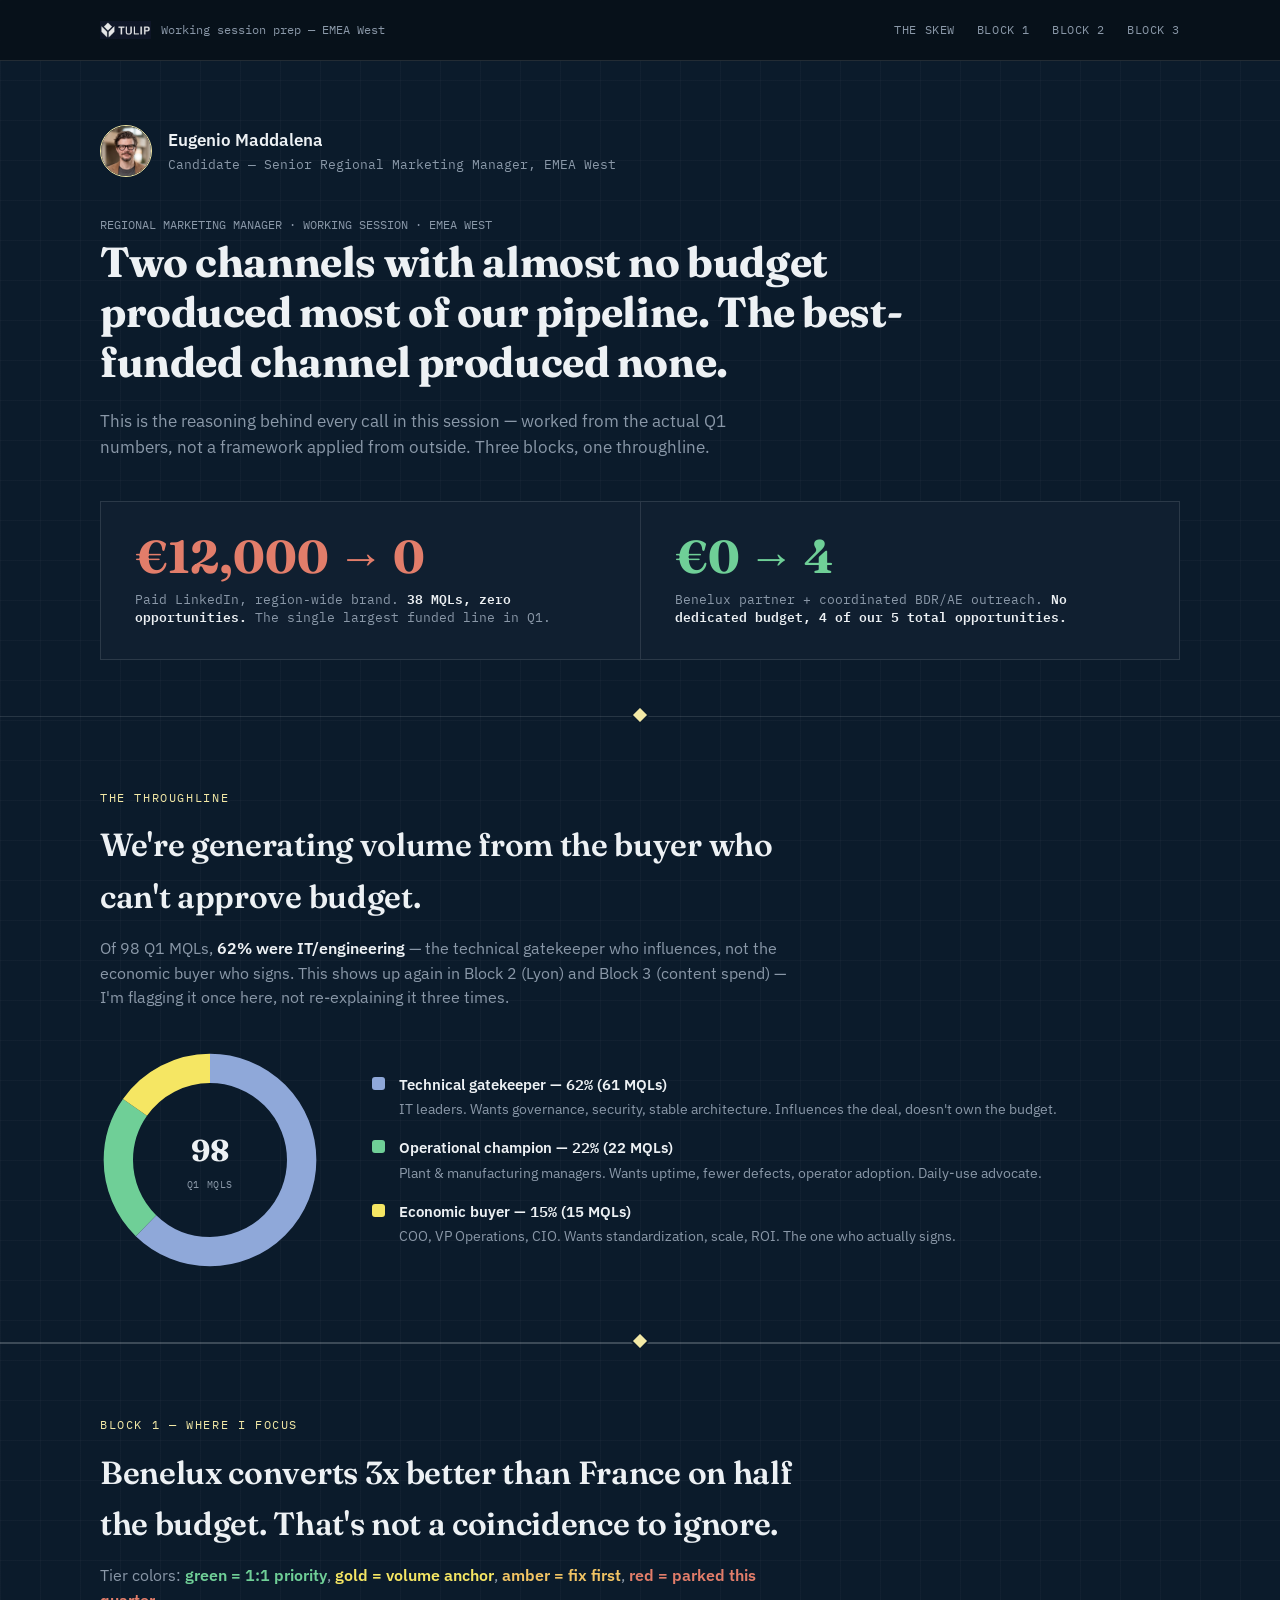
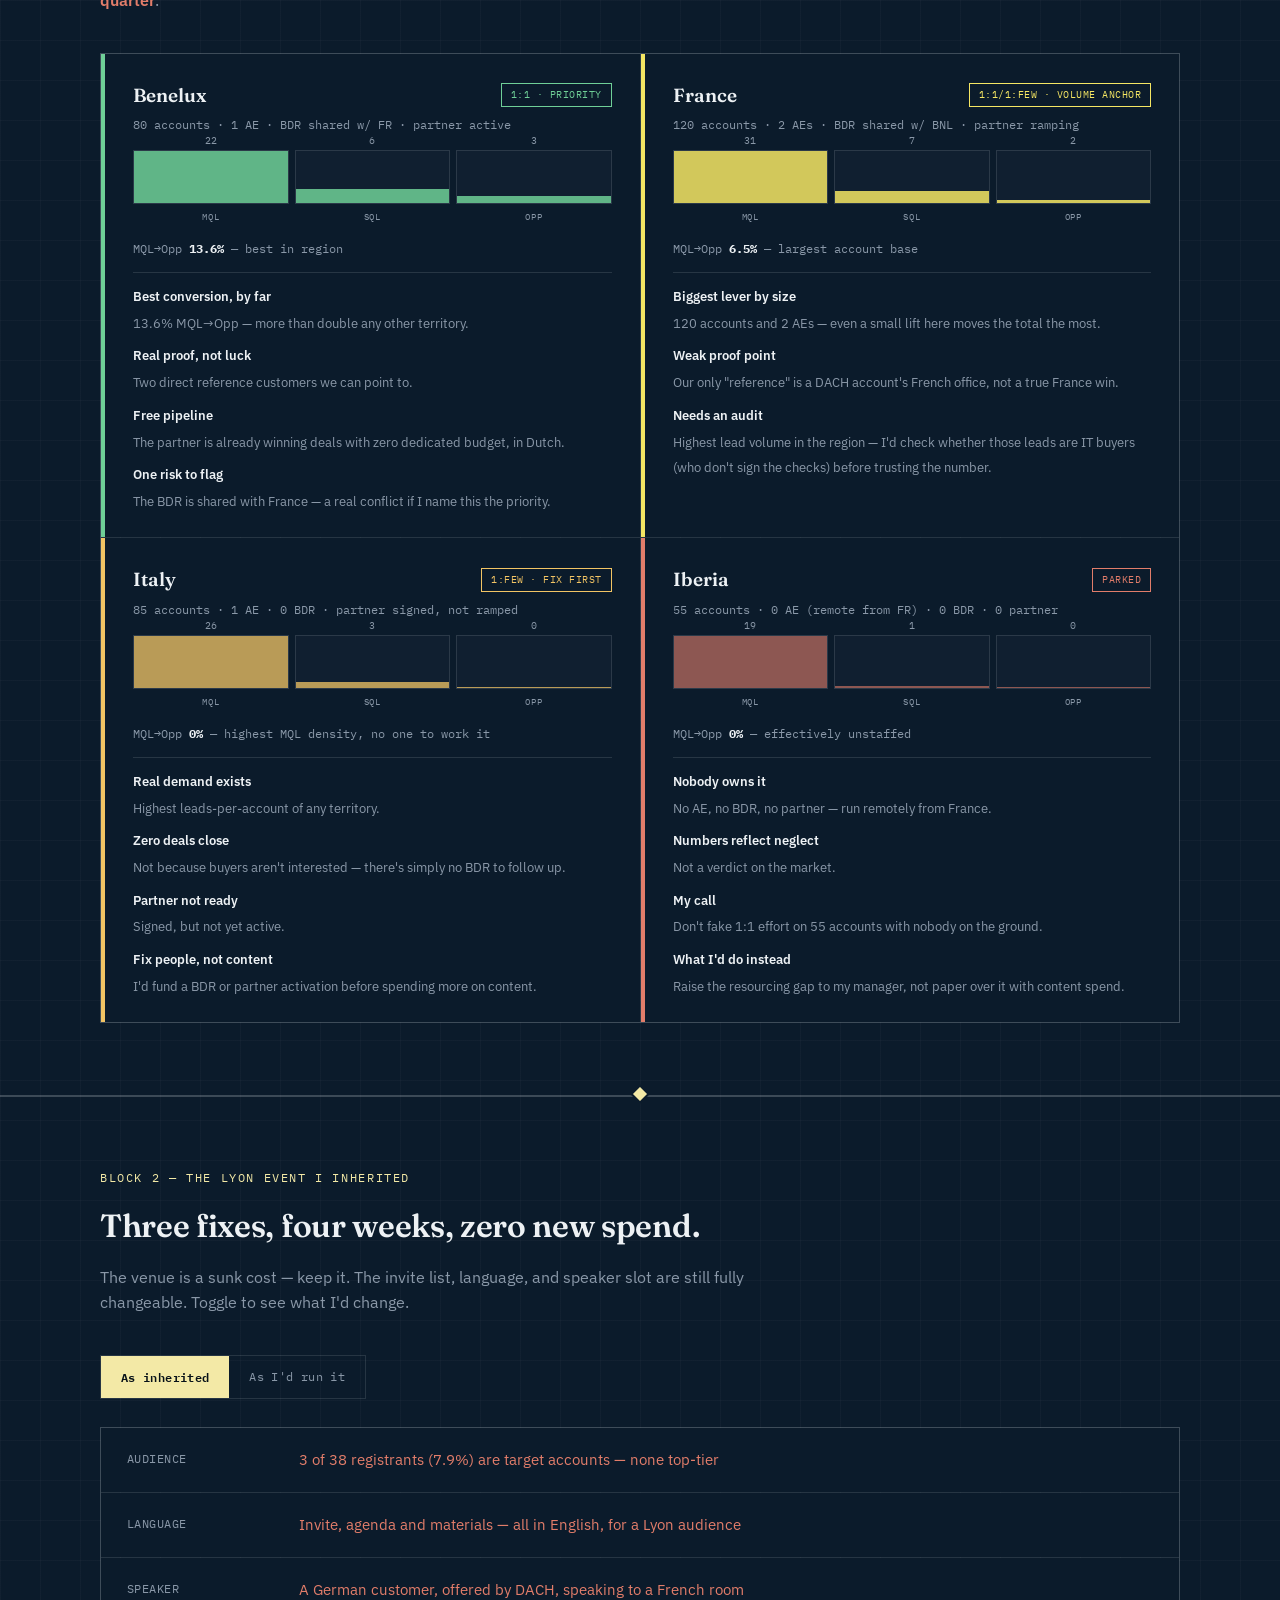
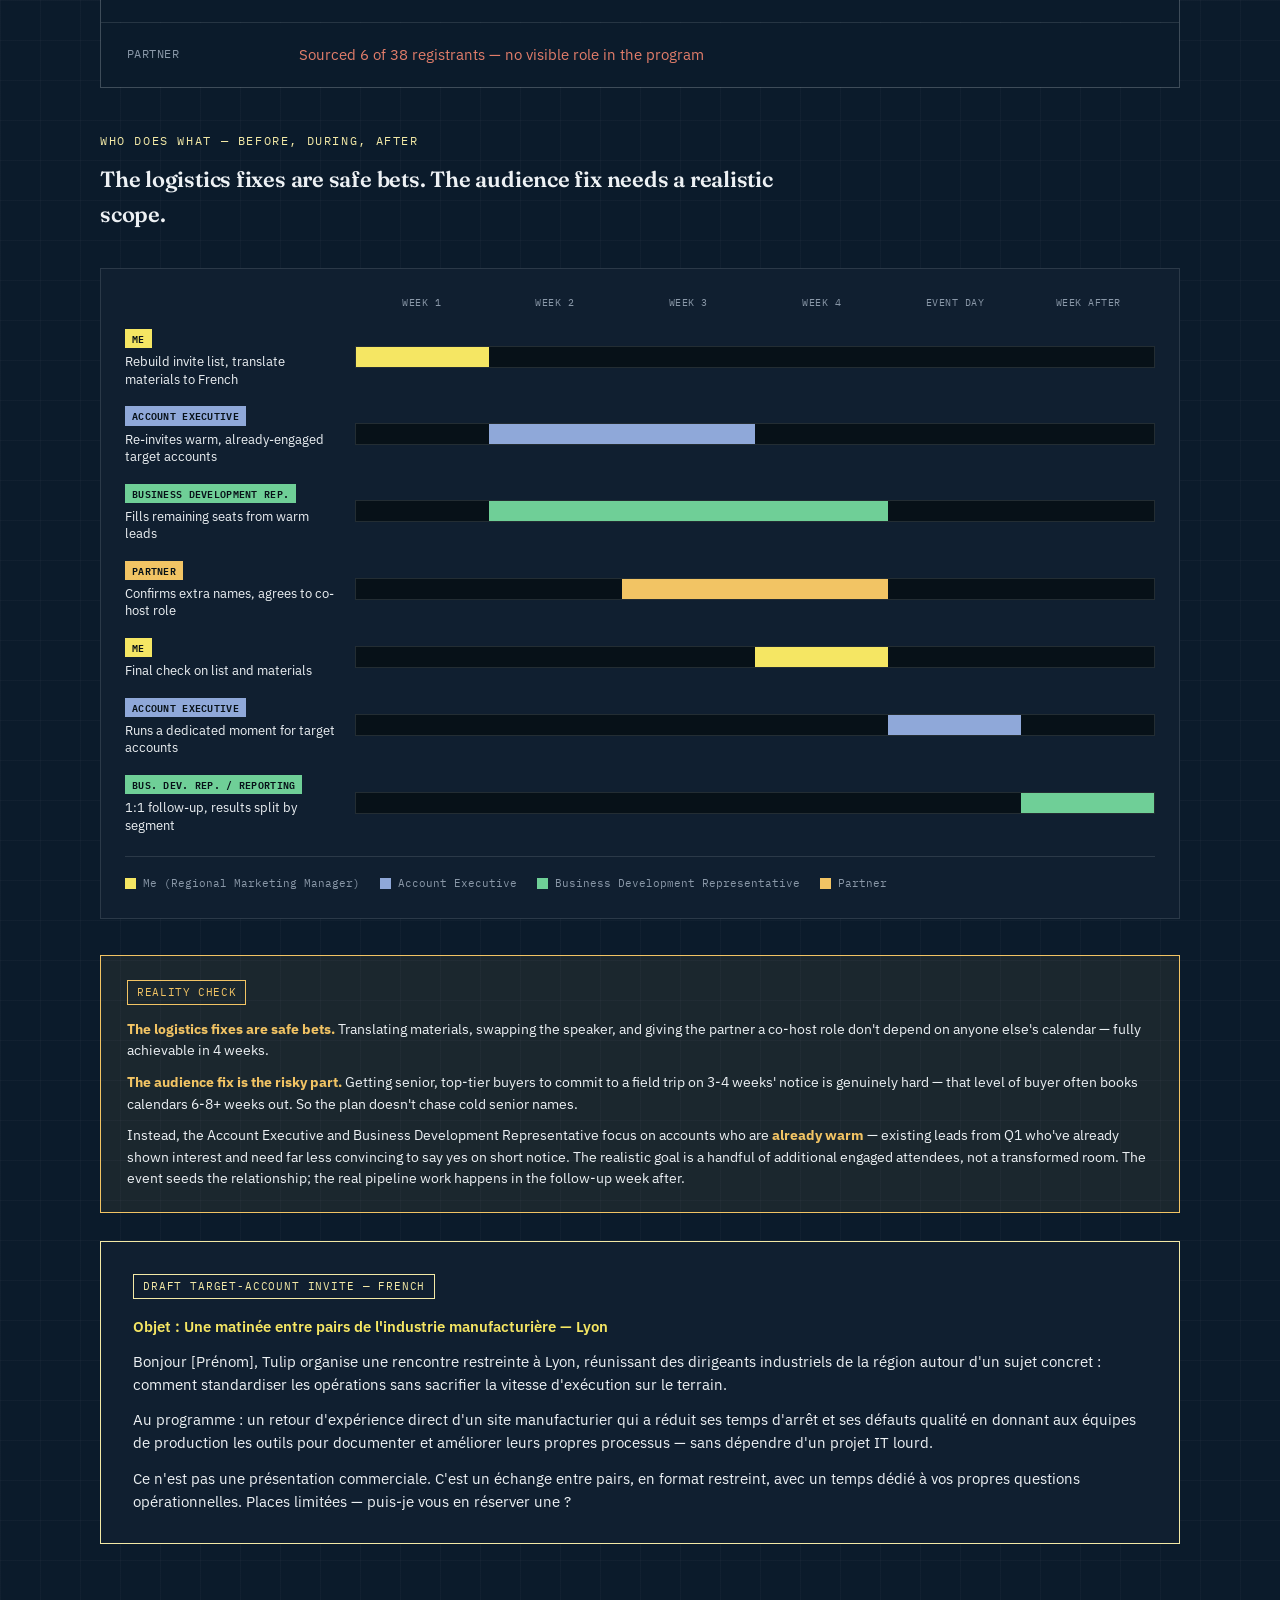
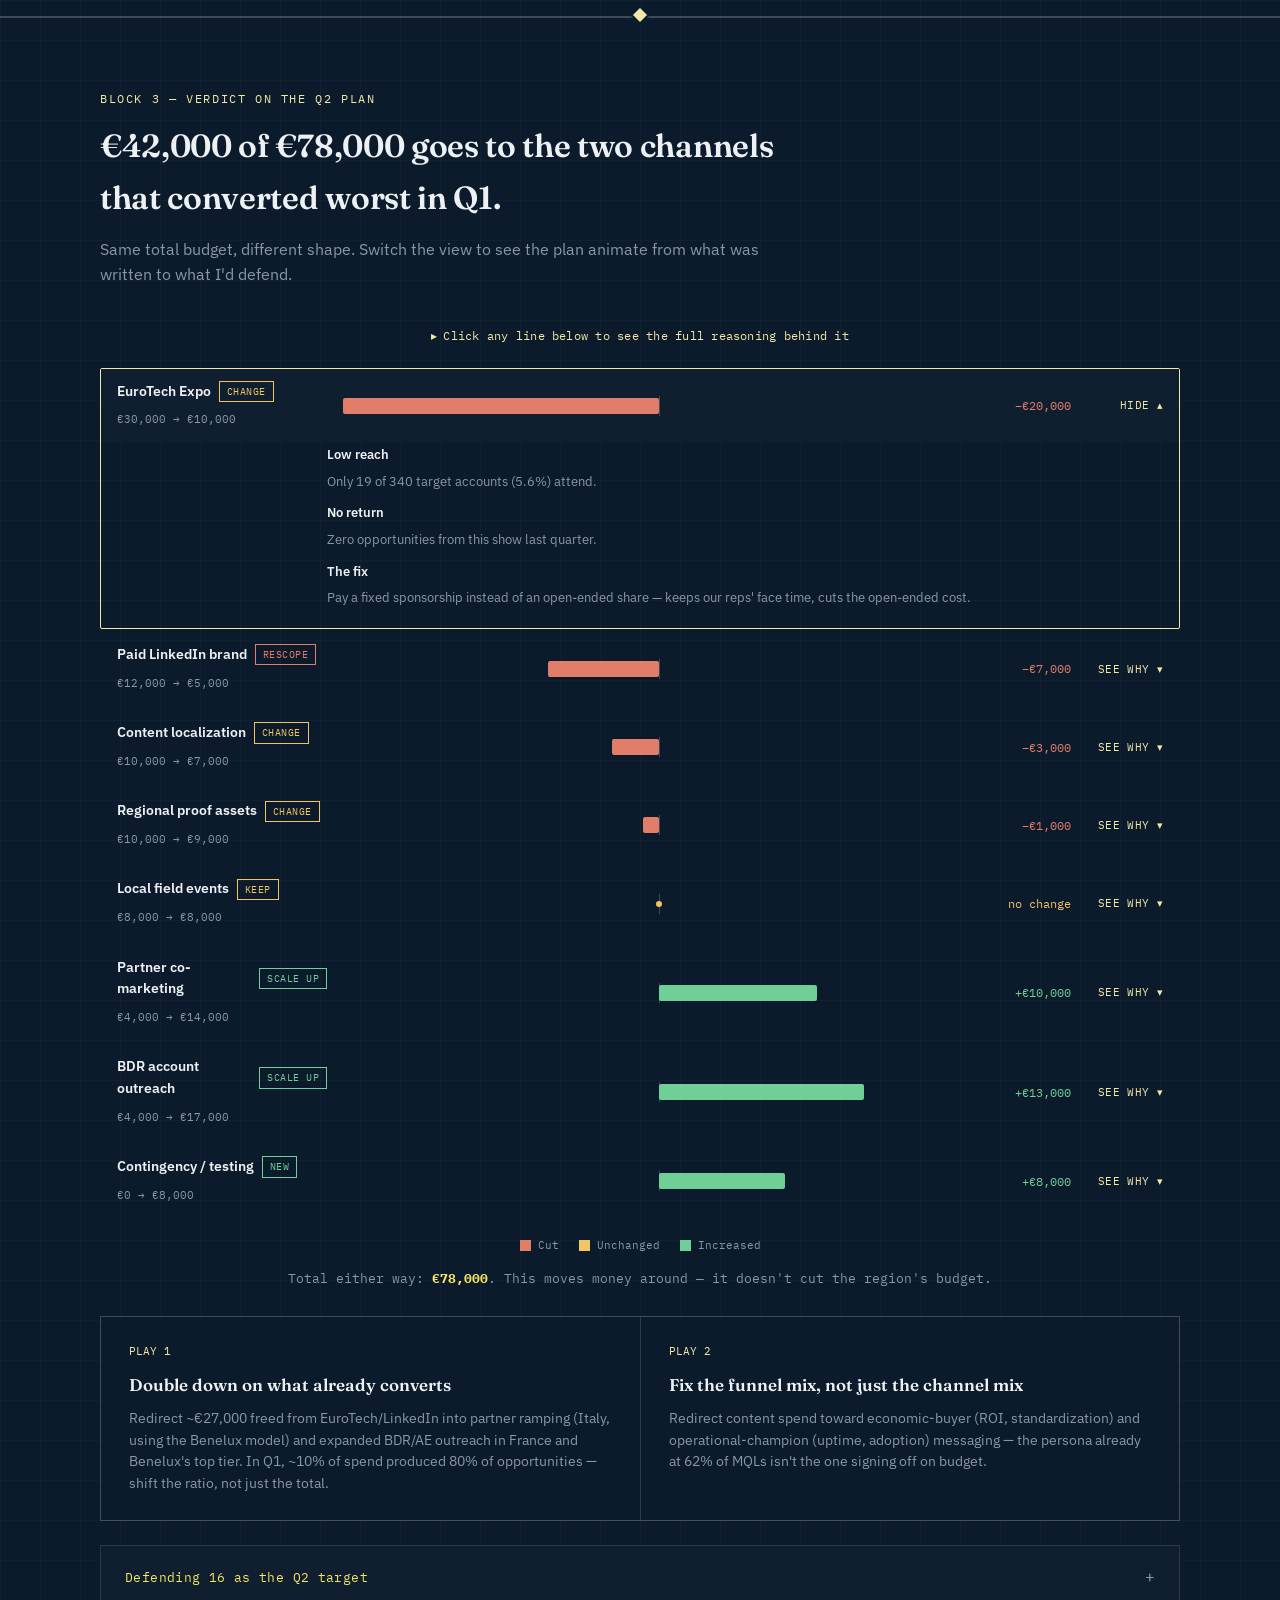
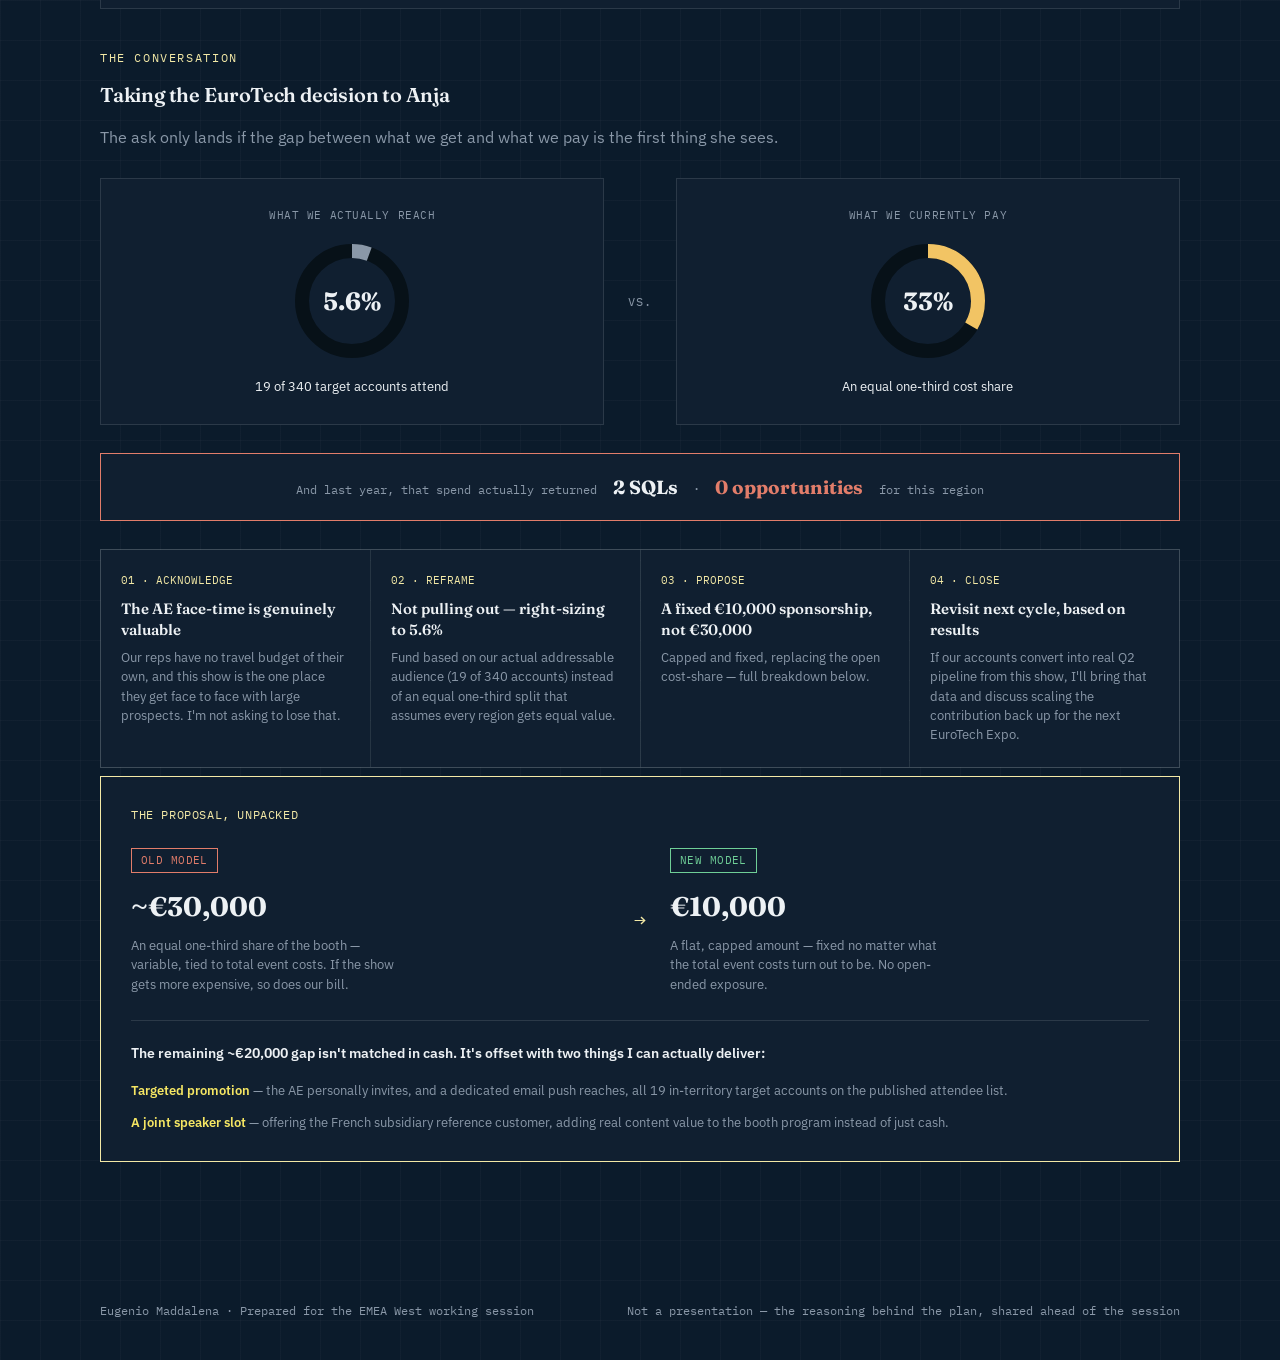
<file: tulip-session-detail.html>
<!DOCTYPE html>
<html lang="en">
<head>
<meta charset="UTF-8">
<meta name="viewport" content="width=device-width, initial-scale=1.0">
<title>Regional Marketing Manager — Working Session Reasoning</title>
<link rel="preconnect" href="https://fonts.googleapis.com">
<link href="https://fonts.googleapis.com/css2?family=Fraunces:opsz,wght@9..144,500;9..144,600;9..144,700;9..144,900&family=IBM+Plex+Sans:wght@400;500;600;700&family=IBM+Plex+Mono:wght@400;500;600&display=swap" rel="stylesheet">
<style>
  :root{
    --navy:#0B1B2B;
    --navy-deep:#071118;
    --navy-raised:#101F30;
    --navy-raised2:#152A3D;
    --cream:#F3E9A6;
    --cream-bright:#F5E663;
    --white:#EDF1F4;
    --slate:#8A98A8;
    --line:rgba(237,241,244,0.12);
    --line-strong:rgba(237,241,244,0.22);

    --good:#6FCF97;
    --good-dim:rgba(111,207,151,0.14);
    --warn:#F2C464;
    --warn-dim:rgba(242,196,100,0.14);
    --bad:#E27D6A;
    --bad-dim:rgba(226,125,106,0.14);
    --gate:#8FA8D9;
    --champ:#6FCF97;
    --econ:#F5E663;

    --display:'Fraunces', Georgia, serif;
    --body:'IBM Plex Sans', -apple-system, sans-serif;
    --mono:'IBM Plex Mono', 'Courier New', monospace;
    --maxw:1160px;
  }
  *{ box-sizing:border-box; margin:0; padding:0; }
  html{ scroll-behavior:smooth; }
  body{
    background:var(--navy); color:var(--white); font-family:var(--body);
    line-height:1.6; -webkit-font-smoothing:antialiased;
    background-image:
      linear-gradient(rgba(237,241,244,0.028) 1px, transparent 1px),
      linear-gradient(90deg, rgba(237,241,244,0.028) 1px, transparent 1px);
    background-size:40px 40px;
  }
  a{ color:inherit; }
  .wrap{ max-width:var(--maxw); margin:0 auto; padding:0 40px; }
  @media (max-width:700px){ .wrap{ padding:0 22px; } }

  ::selection{ background:var(--cream); color:var(--navy-deep); }

  @media (prefers-reduced-motion: reduce){
    *{ animation-duration:.01ms !important; transition-duration:.01ms !important; scroll-behavior:auto !important; }
  }
  a:focus-visible, button:focus-visible, summary:focus-visible{
    outline:2px solid var(--cream-bright); outline-offset:3px;
  }

  .eyebrow{
    font-family:var(--mono); font-size:11.5px; letter-spacing:.14em; text-transform:uppercase;
    color:var(--cream); display:block; margin-bottom:12px;
  }

  /* ---------- top nav ---------- */
  .topnav{
    position:sticky; top:0; z-index:50; background:rgba(7,17,24,0.88); backdrop-filter:blur(8px);
    border-bottom:1px solid var(--line);
  }
  .topnav .wrap{ display:flex; align-items:center; justify-content:space-between; height:60px; gap:20px; }
  .topnav .brand{ display:flex; align-items:center; gap:10px; font-family:var(--mono); font-size:12px; color:var(--slate); }
  .topnav .brand img{ height:18px; width:auto; opacity:.9; }
  .topnav-links{ display:flex; gap:22px; }
  .topnav-links a{
    font-family:var(--mono); font-size:11.5px; letter-spacing:.05em; text-transform:uppercase;
    text-decoration:none; color:var(--slate); transition:color .15s ease;
  }
  .topnav-links a:hover{ color:var(--cream-bright); }
  @media (max-width:760px){ .topnav-links{ display:none; } }

  /* ---------- hero ---------- */
  .hero{ padding:64px 0 56px; border-bottom:1px solid var(--line); }
  .hero .kicker{ font-family:var(--mono); font-size:12px; color:var(--slate); margin-bottom:18px; }
  .hero h1{
    font-family:var(--display); font-weight:700; font-size:clamp(28px,4vw,42px);
    line-height:1.2; letter-spacing:-.01em; max-width:820px; margin-bottom:20px;
  }
  .hero .sub{ font-size:16.5px; color:var(--slate); max-width:640px; }

  .em-lockup{ display:flex; align-items:center; gap:16px; margin-bottom:34px; }
  .em-lockup img{ width:52px; height:52px; border-radius:50%; object-fit:cover; border:1px solid var(--cream); }
  .em-lockup .em-text{ font-family:var(--mono); font-size:12.5px; color:var(--slate); line-height:1.5; }
  .em-lockup .em-text strong{ font-family:var(--body); font-size:17px; font-weight:600; color:var(--white); display:block; margin-bottom:2px; }

  .thesis{
    margin-top:40px; border:1px solid var(--line); background:var(--navy-raised);
    display:flex; align-items:stretch;
  }
  .thesis-half{ flex:1 1 0; padding:32px 34px; }
  .thesis-half + .thesis-half{ border-left:1px solid var(--line); }
  .thesis-half.zero{ }
  .thesis-num{ font-family:var(--display); font-weight:700; font-size:clamp(30px,4vw,46px); line-height:1; margin-bottom:10px; }
  .thesis-half.zero .thesis-num{ color:var(--bad); }
  .thesis-half.hero-good .thesis-num{ color:var(--good); }
  .thesis-label{ font-family:var(--mono); font-size:12.5px; color:var(--slate); line-height:1.5; }
  .thesis-label strong{ color:var(--white); font-weight:600; }
  @media (max-width:700px){ .thesis{ flex-direction:column; } .thesis-half + .thesis-half{ border-left:none; border-top:1px solid var(--line); } }

  /* ---------- sections ---------- */
  section{ padding:72px 0; border-bottom:2px solid var(--line-strong); scroll-margin-top:80px; position:relative; }
  section:last-of-type{ border-bottom:none; }
  section:not(:last-of-type)::after{
    content:""; position:absolute; bottom:-6px; left:50%;
    width:10px; height:10px; background:var(--cream); border:2px solid var(--navy);
    transform:translateX(-50%) rotate(45deg);
  }
  .section-head{ max-width:700px; margin-bottom:40px; }
  .section-head h2{
    font-family:var(--display); font-weight:600; font-size:clamp(24px,3vw,32px);
    margin-bottom:14px; letter-spacing:-.01em;
  }
  .section-head p{ color:var(--slate); font-size:15.5px; }
  .section-head p strong{ color:var(--white); font-weight:600; }

  /* ---------- buyer mix (donut) ---------- */
  .mix-layout{ display:flex; gap:52px; align-items:center; flex-wrap:wrap; }
  .donut-wrap{ position:relative; width:220px; height:220px; flex:0 0 auto; }
  .donut-wrap svg{ width:100%; height:100%; transform:rotate(-90deg); }
  .donut-center{
    position:absolute; top:0; left:0; right:0; bottom:0; display:flex; flex-direction:column; align-items:center; justify-content:center;
    text-align:center;
  }
  .donut-center .n{ font-family:var(--display); font-weight:700; font-size:30px; }
  .donut-center .l{ font-family:var(--mono); font-size:10px; color:var(--slate); letter-spacing:.06em; text-transform:uppercase; margin-top:2px; }
  .mix-legend{ flex:1 1 320px; display:flex; flex-direction:column; gap:16px; }
  .mix-row{ display:flex; align-items:flex-start; gap:14px; }
  .mix-swatch{ width:13px; height:13px; border-radius:3px; margin-top:4px; flex:0 0 auto; }
  .mix-row h4{ font-family:var(--body); font-weight:600; font-size:14.5px; margin-bottom:3px; }
  .mix-row p{ font-size:13.5px; color:var(--slate); }
  .mix-row .pct{ font-family:var(--mono); font-weight:600; }

  /* ---------- territory cards ---------- */
  .terr-grid{ display:grid; grid-template-columns:repeat(2,1fr); gap:1px; background:var(--line); border:1px solid var(--line); }
  .terr-card{
    background:var(--navy); padding:26px 28px 24px; border-left:4px solid var(--line-strong);
  }
  .terr-card.tier-priority{ border-left-color:var(--good); }
  .terr-card.tier-volume{ border-left-color:var(--cream-bright); }
  .terr-card.tier-fix{ border-left-color:var(--warn); }
  .terr-card.tier-park{ border-left-color:var(--bad); }
  .terr-top{ display:flex; align-items:center; justify-content:space-between; margin-bottom:6px; gap:10px; }
  .terr-name{ font-family:var(--display); font-weight:600; font-size:19px; }
  .terr-tag{
    font-family:var(--mono); font-size:10px; letter-spacing:.05em; text-transform:uppercase;
    padding:3px 9px; border:1px solid; white-space:nowrap;
  }
  .tier-priority .terr-tag{ color:var(--good); border-color:var(--good); }
  .tier-volume .terr-tag{ color:var(--cream-bright); border-color:var(--cream-bright); }
  .tier-fix .terr-tag{ color:var(--warn); border-color:var(--warn); }
  .tier-park .terr-tag{ color:var(--bad); border-color:var(--bad); }
  .terr-meta{ font-family:var(--mono); font-size:11.5px; color:var(--slate); margin-bottom:16px; }
  .terr-funnel{ display:flex; gap:6px; align-items:flex-end; height:54px; margin-bottom:6px; }
  .terr-funnel-labels{ display:flex; gap:6px; margin-bottom:14px; }
  .terr-funnel-labels span{ flex:1; text-align:center; font-family:var(--mono); font-size:9px; letter-spacing:.07em; text-transform:uppercase; color:var(--slate); }
  .fbar{ flex:1; height:100%; background:var(--navy-raised); border:1px solid var(--line); position:relative; display:flex; align-items:flex-end; align-self:stretch; }
  .fbar-fill{ width:100%; background:var(--slate); opacity:.55; }
  .tier-priority .fbar-fill{ background:var(--good); opacity:.85; }
  .tier-volume .fbar-fill{ background:var(--cream-bright); opacity:.85; }
  .tier-fix .fbar-fill{ background:var(--warn); opacity:.75; }
  .tier-park .fbar-fill{ background:var(--bad); opacity:.6; }
  .fbar-label{ position:absolute; bottom:100%; left:0; right:0; text-align:center; font-family:var(--mono); font-size:9.5px; color:var(--slate); margin-bottom:3px; }
  .terr-rate{ font-family:var(--mono); font-size:12px; color:var(--slate); margin-bottom:14px; }
  .terr-rate strong{ color:var(--white); }
  .terr-bullets{ margin-top:14px; padding-top:14px; border-top:1px solid var(--line); }
  .terr-bullet{ margin-bottom:11px; }
  .terr-bullet:last-child{ margin-bottom:0; }
  .terr-bullet-title{ display:block; font-size:13px; font-weight:600; color:var(--white); margin-bottom:2px; }
  .terr-bullet-text{ font-size:13px; color:var(--slate); line-height:1.5; }
  @media (max-width:760px){ .terr-grid{ grid-template-columns:1fr; } }

  /* ---------- spend vs pipeline ---------- */
  .sv-grid{ display:flex; flex-direction:column; gap:1px; background:var(--line); border:1px solid var(--line); margin-top:8px; }
  .sv-row{ background:var(--navy); padding:18px 24px; display:grid; grid-template-columns:170px 1fr 90px; gap:20px; align-items:center; }
  .sv-name{ font-family:var(--body); font-weight:600; font-size:14px; }
  .sv-name span{ display:block; font-family:var(--mono); font-weight:400; font-size:11px; color:var(--slate); margin-top:2px; }
  .sv-bar-track{ height:10px; background:var(--navy-raised); border:1px solid var(--line); position:relative; }
  .sv-bar-fill{ height:100%; }
  .sv-result{ font-family:var(--mono); font-size:13px; text-align:right; }
  .sv-result.zero{ color:var(--bad); }
  .sv-result.hit{ color:var(--good); }
  @media (max-width:700px){ .sv-row{ grid-template-columns:1fr; gap:8px; } .sv-result{ text-align:left; } }

  /* ---------- lyon before/after ---------- */
  .lyon-toggle{ display:inline-flex; border:1px solid var(--line); margin-bottom:28px; }
  .lyon-toggle button{
    font-family:var(--mono); font-size:12px; letter-spacing:.03em; padding:11px 20px;
    background:transparent; border:none; color:var(--slate); cursor:pointer; transition:all .15s ease;
  }
  .lyon-toggle button.active{ background:var(--cream); color:var(--navy-deep); font-weight:600; }
  .lyon-rows{ display:flex; flex-direction:column; gap:1px; background:var(--line); border:1px solid var(--line); }
  .lyon-row{ background:var(--navy); padding:20px 26px; display:grid; grid-template-columns:150px 1fr; gap:22px; align-items:center; }
  .lyon-field{ font-family:var(--mono); font-size:11.5px; color:var(--slate); text-transform:uppercase; letter-spacing:.04em; }
  .lyon-val{ font-size:15px; transition:color .15s ease; }
  .lyon-val.state-before{ color:var(--bad); }
  .lyon-val.state-after{ color:var(--good); }
  @media (max-width:700px){ .lyon-row{ grid-template-columns:1fr; gap:4px; } }

  .invite-card{
    margin-top:28px; background:var(--navy-raised); border:1px solid var(--cream); padding:30px 32px;
  }
  .invite-card .tag{
    font-family:var(--mono); font-size:10.5px; letter-spacing:.08em; text-transform:uppercase;
    color:var(--cream); border:1px solid var(--cream); padding:3px 9px; display:inline-block; margin-bottom:16px;
  }
  .invite-card p{ font-size:14.5px; color:var(--white); margin-bottom:12px; line-height:1.6; }
  .invite-card p:last-child{ margin-bottom:0; }
  .invite-card .fr-subject{ font-weight:600; color:var(--cream-bright); }

  /* ---------- gantt (block 2) ---------- */
  .gantt-wrap{ margin:36px 0; border:1px solid var(--line); background:var(--navy-raised); padding:26px 24px; overflow-x:auto; }
  .gantt-inner{ min-width:680px; }
  .gantt-header{ display:flex; padding-left:230px; margin-bottom:14px; }
  .gantt-header span{ flex:1; text-align:center; font-family:var(--mono); font-size:10px; text-transform:uppercase; letter-spacing:.05em; color:var(--slate); }
  .gantt-row{ display:flex; align-items:center; margin-bottom:14px; }
  .gantt-row:last-child{ margin-bottom:0; }
  .gantt-label{ width:230px; flex:0 0 230px; padding-right:16px; }
  .gantt-label .g-role{
    display:inline-block; font-family:var(--mono); font-size:9.5px; text-transform:uppercase; letter-spacing:.03em;
    color:var(--navy-deep); padding:2px 7px; margin-bottom:5px; font-weight:600;
  }
  .gantt-label .g-task{ font-size:12.5px; color:var(--white); line-height:1.4; }
  .gantt-track{ flex:1; position:relative; height:22px; background:var(--navy-deep); border:1px solid var(--line); }
  .gantt-bar{ position:absolute; top:0; height:100%; }
  .gantt-legend{ display:flex; gap:20px; flex-wrap:wrap; margin-top:22px; padding-top:18px; border-top:1px solid var(--line); }
  .gantt-legend span{ display:inline-flex; align-items:center; gap:7px; font-family:var(--mono); font-size:10.5px; color:var(--slate); }
  .gantt-legend .sw{ width:11px; height:11px; }

  .reality{ border:1px solid var(--warn); background:rgba(242,196,100,0.07); padding:22px 26px; margin:28px 0; }
  .reality .tag{
    font-family:var(--mono); font-size:10.5px; letter-spacing:.06em; text-transform:uppercase;
    color:var(--warn); border:1px solid var(--warn); padding:3px 9px; display:inline-block; margin-bottom:14px;
  }
  .reality p{ font-size:13.5px; color:var(--white); line-height:1.6; margin-bottom:10px; }
  .reality p:last-child{ margin-bottom:0; }
  .reality strong{ color:var(--warn); }

  /* ---------- diverging bar chart + detail panel ---------- */
  .diverge-hint{
    font-family:var(--mono); font-size:12px; color:var(--cream); text-align:center;
    margin:6px 0 22px; letter-spacing:.02em;
  }
  .diverge-hint .arrow{ display:inline-block; margin-right:6px; }
  .diverge-rows{ display:flex; flex-direction:column; gap:2px; }
  .diverge-item{ border:1px solid transparent; border-radius:2px; transition:border-color .15s ease; }
  .diverge-item.open{ border-color:var(--cream); }
  .diverge-row{
    display:flex; align-items:center; gap:16px; padding:12px 16px;
    cursor:pointer; transition:background .15s ease;
  }
  .diverge-row:hover{ background:var(--navy-raised); }
  .diverge-item.open .diverge-row{ background:var(--navy-raised); }
  .diverge-name{ width:210px; flex:0 0 210px; }
  .diverge-name .dn-line1{ display:flex; align-items:center; gap:8px; margin-bottom:3px; }
  .diverge-name .dn-name{ font-size:13.5px; font-weight:600; color:var(--white); }
  .diverge-name .dn-shift{ font-family:var(--mono); font-size:10.5px; color:var(--slate); }
  .diverge-track{ position:relative; flex:1 1 auto; height:20px; min-width:120px; }
  .diverge-zero{ position:absolute; left:50%; top:0; bottom:0; width:1px; background:var(--line-strong); }
  .diverge-bar{ position:absolute; top:2px; bottom:2px; border-radius:2px; }
  .diverge-dot{ position:absolute; left:calc(50% - 3px); top:7px; width:6px; height:6px; border-radius:50%; background:var(--warn); }
  .diverge-delta{ width:80px; flex:0 0 80px; text-align:right; font-family:var(--mono); font-size:12px; }
  .diverge-cta{
    flex:0 0 76px; text-align:right; font-family:var(--mono); font-size:10.5px;
    color:var(--cream); letter-spacing:.03em; white-space:nowrap;
  }
  .diverge-legend{ display:flex; gap:20px; justify-content:center; margin:18px 0 0; flex-wrap:wrap; }
  .diverge-legend span{ display:inline-flex; align-items:center; gap:7px; font-family:var(--mono); font-size:10.5px; color:var(--slate); }
  .diverge-legend .sw{ width:11px; height:11px; }

  .diverge-accordion{ max-height:0; overflow:hidden; transition:max-height .3s ease; }
  .diverge-item.open .diverge-accordion{ max-height:280px; }
  .diverge-accordion-inner{ padding:2px 16px 18px 226px; }
  .diverge-accordion-inner .bud-bullet{ margin-bottom:10px; }
  .diverge-accordion-inner .bud-bullet:last-child{ margin-bottom:0; }
  @media (max-width:700px){ .diverge-accordion-inner{ padding-left:16px; } }

  /* ---------- Anja conversation: mismatch stat + 4-step script ---------- */
  .mismatch-wrap{ display:flex; align-items:center; gap:24px; margin:28px 0; flex-wrap:wrap; }
  .mismatch-card{ flex:1 1 220px; background:var(--navy-raised); border:1px solid var(--line); padding:28px 24px; text-align:center; }
  .mismatch-card .mc-label{ font-family:var(--mono); font-size:11px; letter-spacing:.05em; text-transform:uppercase; color:var(--slate); margin-bottom:16px; }
  .mismatch-ring{ width:120px; height:120px; margin:0 auto 16px; position:relative; }
  .mismatch-ring svg{ width:100%; height:100%; transform:rotate(-90deg); }
  .mismatch-ring .mr-value{
    position:absolute; top:0; left:0; right:0; bottom:0;
    display:flex; align-items:center; justify-content:center; font-family:var(--display); font-weight:700; font-size:25px;
  }
  .mismatch-card .mc-detail{ font-size:12.5px; color:var(--white); line-height:1.5; }
  .mismatch-vs{
    flex:0 0 auto; font-family:var(--mono); font-size:12px; color:var(--slate);
    text-transform:uppercase; letter-spacing:.06em;
  }
  .proof-banner{
    display:flex; align-items:baseline; justify-content:center; flex-wrap:wrap;
    background:var(--navy-raised); border:1px solid var(--bad); padding:18px 26px; margin:0 0 8px;
  }
  .proof-banner .pb-label{ font-family:var(--mono); font-size:12px; color:var(--slate); margin:0 8px; }
  .proof-banner .pb-stat{ font-family:var(--display); font-weight:700; font-size:19px; color:var(--white); margin:0 8px; }
  .proof-banner .pb-stat.zero{ color:var(--bad); }
  .proof-banner .pb-sep{ color:var(--slate); margin:0 8px; }
  .convo-flow{ display:flex; gap:1px; background:var(--line); border:1px solid var(--line); margin:28px 0 8px; flex-wrap:wrap; }
  .convo-step{ flex:1 1 210px; background:var(--navy-raised); padding:22px 20px; }
  .convo-step .cs-num{ font-family:var(--mono); font-size:11px; color:var(--cream); margin-bottom:10px; }
  .convo-step h4{ font-family:var(--display); font-weight:600; font-size:15px; margin-bottom:8px; line-height:1.35; }
  .convo-step p{ font-size:12.5px; color:var(--slate); line-height:1.55; }

  /* ---------- proposal breakdown ---------- */
  .propose-detail{ margin:0 0 28px; border:1px solid var(--cream); background:var(--navy-raised); padding:28px 30px; }
  .pd-header{ font-family:var(--mono); font-size:12px; letter-spacing:.05em; text-transform:uppercase; color:var(--cream); margin-bottom:22px; }
  .pd-compare{ display:flex; align-items:center; flex-wrap:wrap; margin-bottom:26px; }
  .pd-col{ flex:1 1 220px; }
  .pd-tag{
    display:inline-block; font-family:var(--mono); font-size:10.5px; letter-spacing:.04em; text-transform:uppercase;
    padding:3px 9px; margin-bottom:12px; border:1px solid;
  }
  .pd-tag.old{ color:var(--bad); border-color:var(--bad); }
  .pd-tag.new{ color:var(--good); border-color:var(--good); }
  .pd-amt{ font-family:var(--display); font-weight:700; font-size:27px; color:var(--white); margin-bottom:8px; }
  .pd-desc{ font-size:12.5px; color:var(--slate); line-height:1.55; max-width:280px; }
  .pd-arrow{ flex:0 0 60px; text-align:center; font-family:var(--mono); font-size:20px; color:var(--cream); }
  .pd-gap{ border-top:1px solid var(--line); padding-top:22px; }
  .pd-gap-label{ display:block; font-size:13.5px; color:var(--white); font-weight:600; margin-bottom:16px; }
  .pd-gap-items{ display:flex; flex-direction:column; gap:12px; }
  .pd-gap-item{ font-size:13px; color:var(--slate); line-height:1.55; }
  .pd-gap-item strong{ color:var(--cream-bright); font-weight:600; }
  @media (max-width:700px){
    .pd-compare{ flex-direction:column; align-items:flex-start; gap:16px; }
    .pd-arrow{ transform:rotate(90deg); align-self:center; }
  }


  .budget-toggle{ display:inline-flex; border:1px solid var(--line); margin-bottom:10px; }
  .budget-toggle button{
    font-family:var(--mono); font-size:12px; letter-spacing:.03em; padding:12px 22px;
    background:transparent; border:none; color:var(--slate); cursor:pointer; transition:all .15s ease;
  }
  .budget-toggle button.active{ background:var(--cream); color:var(--navy-deep); font-weight:600; }
  .budget-total{ font-family:var(--mono); font-size:12.5px; color:var(--slate); margin:14px 0 28px; }
  .budget-total strong{ color:var(--cream-bright); }
  .bud-rows{ display:flex; flex-direction:column; gap:22px; }
  .bud-item{ border:1px solid var(--line); background:var(--navy-raised); padding:20px 24px; }
  .bud-head{ display:flex; align-items:center; flex-wrap:wrap; gap:8px 12px; margin-bottom:14px; }
  .bud-name{ font-size:14.5px; font-weight:600; }
  .bud-shift{ font-family:var(--mono); font-size:12.5px; color:var(--cream-bright); }
  .bud-track{ height:20px; background:var(--navy-deep); border:1px solid var(--line); position:relative; overflow:hidden; margin-bottom:8px; }
  .bud-fill{ height:100%; width:0%; transition:width .6s cubic-bezier(.4,0,.2,1); }
  .bud-amt-row{ display:flex; justify-content:flex-end; margin-bottom:16px; }
  .bud-amt{ font-family:var(--mono); font-size:12px; color:var(--white); }
  .bud-bullets{ }
  .bud-bullet{ margin-bottom:9px; }
  .bud-bullet:last-child{ margin-bottom:0; }
  .bud-bullet-title{ display:block; font-size:13px; font-weight:600; color:var(--white); margin-bottom:2px; }
  .bud-bullet-text{ font-size:13px; color:var(--slate); line-height:1.5; }
  .badge{
    font-family:var(--mono); font-size:9.5px; letter-spacing:.05em; text-transform:uppercase;
    padding:2px 7px; border:1px solid; white-space:nowrap; flex:0 0 auto;
  }
  .badge.keep{ color:var(--warn); border-color:var(--warn); }
  .badge.change{ color:var(--warn); border-color:var(--warn); }
  .badge.cut{ color:var(--bad); border-color:var(--bad); }
  .badge.up{ color:var(--good); border-color:var(--good); }

  /* ---------- plays / talk track ---------- */
  .play-grid{ display:grid; grid-template-columns:repeat(2,1fr); gap:1px; background:var(--line); border:1px solid var(--line); margin-top:8px; }
  .play-card{ background:var(--navy); padding:26px 28px; }
  .play-card .pnum{ font-family:var(--mono); font-size:11px; color:var(--cream); margin-bottom:10px; }
  .play-card h4{ font-family:var(--display); font-weight:600; font-size:17px; margin-bottom:10px; }
  .play-card p{ font-size:13.5px; color:var(--slate); line-height:1.6; }
  @media (max-width:760px){ .play-grid{ grid-template-columns:1fr; } }

  details.talk{
    margin-top:24px; border:1px solid var(--line); background:var(--navy-raised);
  }
  details.talk summary{
    padding:18px 24px; cursor:pointer; font-family:var(--mono); font-size:12.5px; letter-spacing:.03em;
    color:var(--cream-bright); list-style:none; display:flex; align-items:center; justify-content:space-between;
  }
  details.talk summary::-webkit-details-marker{ display:none; }
  details.talk summary::after{ content:"+"; font-size:16px; color:var(--slate); }
  details.talk[open] summary::after{ content:"–"; }
  details.talk .talk-body{ padding:0 24px 24px; font-size:14px; color:var(--white); line-height:1.65; }
  details.talk .talk-body p{ margin-bottom:12px; }
  details.talk .talk-body p:last-child{ margin-bottom:0; }
  details.talk .talk-body strong{ color:var(--cream-bright); }

  footer{ padding:40px 0; }
  footer .wrap{ display:flex; justify-content:space-between; align-items:center; flex-wrap:wrap; gap:14px; }
  footer .fn{ font-family:var(--mono); font-size:11.5px; color:var(--slate); }

  .reveal{ animation:fadeUp .6s ease both; }
  @keyframes fadeUp{ from{ opacity:0; transform:translateY(16px); } to{ opacity:1; transform:translateY(0); } }
</style>
</head>
<body>

<nav class="topnav">
  <div class="wrap">
    <div class="brand"><img src="[data-uri]" alt="Tulip"> Working session prep — EMEA West</div>
    <div class="topnav-links">
      <a href="#mix">The skew</a>
      <a href="#block1">Block 1</a>
      <a href="#block2">Block 2</a>
      <a href="#block3">Block 3</a>
    </div>
  </div>
</nav>

<section class="hero">
  <div class="wrap">
    <div class="em-lockup">
      <img src="[data-uri]" alt="Eugenio Maddalena">
      <div class="em-text"><strong>Eugenio Maddalena</strong>Candidate — Senior Regional Marketing Manager, EMEA West</div>
    </div>
    <span class="kicker">REGIONAL MARKETING MANAGER · WORKING SESSION · EMEA WEST</span>
    <h1>Two channels with almost no budget produced most of our pipeline. The best-funded channel produced none.</h1>
    <p class="sub">This is the reasoning behind every call in this session — worked from the actual Q1 numbers, not a framework applied from outside. Three blocks, one throughline.</p>

    <div class="thesis reveal">
      <div class="thesis-half zero">
        <div class="thesis-num">€12,000 → 0</div>
        <div class="thesis-label">Paid LinkedIn, region-wide brand. <strong>38 MQLs, zero opportunities.</strong> The single largest funded line in Q1.</div>
      </div>
      <div class="thesis-half hero-good">
        <div class="thesis-num">€0 → 4</div>
        <div class="thesis-label">Benelux partner + coordinated BDR/AE outreach. <strong>No dedicated budget, 4 of our 5 total opportunities.</strong></div>
      </div>
    </div>
  </div>
</section>

<section id="mix">
  <div class="wrap">
    <div class="section-head reveal">
      <span class="eyebrow">The throughline</span>
      <h2>We're generating volume from the buyer who can't approve budget.</h2>
      <p>Of 98 Q1 MQLs, <strong>62% were IT/engineering</strong> — the technical gatekeeper who influences, not the economic buyer who signs. This shows up again in Block 2 (Lyon) and Block 3 (content spend) — I'm flagging it once here, not re-explaining it three times.</p>
    </div>

    <div class="mix-layout reveal">
      <div class="donut-wrap">
        <svg viewBox="0 0 120 120">
          <circle cx="60" cy="60" r="50" fill="none" stroke="var(--navy-raised)" stroke-width="16"/>
          <circle class="donut-seg" cx="60" cy="60" r="50" fill="none" stroke="var(--gate)" stroke-width="16"
                  stroke-dasharray="195.4 314.2" stroke-dashoffset="0"/>
          <circle class="donut-seg" cx="60" cy="60" r="50" fill="none" stroke="var(--champ)" stroke-width="16"
                  stroke-dasharray="70.4 314.2" stroke-dashoffset="-195.4"/>
          <circle class="donut-seg" cx="60" cy="60" r="50" fill="none" stroke="var(--econ)" stroke-width="16"
                  stroke-dasharray="48.4 314.2" stroke-dashoffset="-265.8"/>
        </svg>
        <div class="donut-center"><span class="n">98</span><span class="l">Q1 MQLs</span></div>
      </div>
      <div class="mix-legend">
        <div class="mix-row">
          <span class="mix-swatch" style="background:var(--gate)"></span>
          <div><h4>Technical gatekeeper — <span class="pct">62%</span> (61 MQLs)</h4><p>IT leaders. Wants governance, security, stable architecture. Influences the deal, doesn't own the budget.</p></div>
        </div>
        <div class="mix-row">
          <span class="mix-swatch" style="background:var(--champ)"></span>
          <div><h4>Operational champion — <span class="pct">22%</span> (22 MQLs)</h4><p>Plant &amp; manufacturing managers. Wants uptime, fewer defects, operator adoption. Daily-use advocate.</p></div>
        </div>
        <div class="mix-row">
          <span class="mix-swatch" style="background:var(--econ)"></span>
          <div><h4>Economic buyer — <span class="pct">15%</span> (15 MQLs)</h4><p>COO, VP Operations, CIO. Wants standardization, scale, ROI. The one who actually signs.</p></div>
        </div>
      </div>
    </div>
  </div>
</section>

<section id="block1">
  <div class="wrap">
    <div class="section-head reveal">
      <span class="eyebrow">Block 1 — Where I focus</span>
      <h2>Benelux converts 3x better than France on half the budget. That's not a coincidence to ignore.</h2>
      <p>Tier colors: <strong style="color:var(--good)">green = 1:1 priority</strong>, <strong style="color:var(--cream-bright)">gold = volume anchor</strong>, <strong style="color:var(--warn)">amber = fix first</strong>, <strong style="color:var(--bad)">red = parked this quarter</strong>.</p>
    </div>

    <div class="terr-grid reveal">
      <div class="terr-card tier-priority" data-open="false">
        <div class="terr-top"><span class="terr-name">Benelux</span><span class="terr-tag">1:1 · Priority</span></div>
        <div class="terr-meta">80 accounts · 1 AE · BDR shared w/ FR · partner active</div>
        <div class="terr-funnel">
          <div class="fbar"><span class="fbar-label">22</span><div class="fbar-fill" style="height:100%"></div></div>
          <div class="fbar"><span class="fbar-label">6</span><div class="fbar-fill" style="height:27%"></div></div>
          <div class="fbar"><span class="fbar-label">3</span><div class="fbar-fill" style="height:14%"></div></div>
        </div>
        <div class="terr-funnel-labels"><span>MQL</span><span>SQL</span><span>Opp</span></div>
        <div class="terr-rate">MQL→Opp <strong>13.6%</strong> — best in region</div>
        <div class="terr-bullets">
          <div class="terr-bullet"><span class="terr-bullet-title">Best conversion, by far</span><span class="terr-bullet-text">13.6% MQL→Opp — more than double any other territory.</span></div>
          <div class="terr-bullet"><span class="terr-bullet-title">Real proof, not luck</span><span class="terr-bullet-text">Two direct reference customers we can point to.</span></div>
          <div class="terr-bullet"><span class="terr-bullet-title">Free pipeline</span><span class="terr-bullet-text">The partner is already winning deals with zero dedicated budget, in Dutch.</span></div>
          <div class="terr-bullet"><span class="terr-bullet-title">One risk to flag</span><span class="terr-bullet-text">The BDR is shared with France — a real conflict if I name this the priority.</span></div>
        </div>
      </div>

      <div class="terr-card tier-volume" data-open="false">
        <div class="terr-top"><span class="terr-name">France</span><span class="terr-tag">1:1/1:Few · Volume anchor</span></div>
        <div class="terr-meta">120 accounts · 2 AEs · BDR shared w/ BNL · partner ramping</div>
        <div class="terr-funnel">
          <div class="fbar"><span class="fbar-label">31</span><div class="fbar-fill" style="height:100%"></div></div>
          <div class="fbar"><span class="fbar-label">7</span><div class="fbar-fill" style="height:23%"></div></div>
          <div class="fbar"><span class="fbar-label">2</span><div class="fbar-fill" style="height:6%"></div></div>
        </div>
        <div class="terr-funnel-labels"><span>MQL</span><span>SQL</span><span>Opp</span></div>
        <div class="terr-rate">MQL→Opp <strong>6.5%</strong> — largest account base</div>
        <div class="terr-bullets">
          <div class="terr-bullet"><span class="terr-bullet-title">Biggest lever by size</span><span class="terr-bullet-text">120 accounts and 2 AEs — even a small lift here moves the total the most.</span></div>
          <div class="terr-bullet"><span class="terr-bullet-title">Weak proof point</span><span class="terr-bullet-text">Our only "reference" is a DACH account's French office, not a true France win.</span></div>
          <div class="terr-bullet"><span class="terr-bullet-title">Needs an audit</span><span class="terr-bullet-text">Highest lead volume in the region — I'd check whether those leads are IT buyers (who don't sign the checks) before trusting the number.</span></div>
        </div>
      </div>

      <div class="terr-card tier-fix" data-open="false">
        <div class="terr-top"><span class="terr-name">Italy</span><span class="terr-tag">1:Few · Fix first</span></div>
        <div class="terr-meta">85 accounts · 1 AE · 0 BDR · partner signed, not ramped</div>
        <div class="terr-funnel">
          <div class="fbar"><span class="fbar-label">26</span><div class="fbar-fill" style="height:100%"></div></div>
          <div class="fbar"><span class="fbar-label">3</span><div class="fbar-fill" style="height:12%"></div></div>
          <div class="fbar"><span class="fbar-label">0</span><div class="fbar-fill" style="height:2%"></div></div>
        </div>
        <div class="terr-funnel-labels"><span>MQL</span><span>SQL</span><span>Opp</span></div>
        <div class="terr-rate">MQL→Opp <strong>0%</strong> — highest MQL density, no one to work it</div>
        <div class="terr-bullets">
          <div class="terr-bullet"><span class="terr-bullet-title">Real demand exists</span><span class="terr-bullet-text">Highest leads-per-account of any territory.</span></div>
          <div class="terr-bullet"><span class="terr-bullet-title">Zero deals close</span><span class="terr-bullet-text">Not because buyers aren't interested — there's simply no BDR to follow up.</span></div>
          <div class="terr-bullet"><span class="terr-bullet-title">Partner not ready</span><span class="terr-bullet-text">Signed, but not yet active.</span></div>
          <div class="terr-bullet"><span class="terr-bullet-title">Fix people, not content</span><span class="terr-bullet-text">I'd fund a BDR or partner activation before spending more on content.</span></div>
        </div>
      </div>

      <div class="terr-card tier-park" data-open="false">
        <div class="terr-top"><span class="terr-name">Iberia</span><span class="terr-tag">Parked</span></div>
        <div class="terr-meta">55 accounts · 0 AE (remote from FR) · 0 BDR · 0 partner</div>
        <div class="terr-funnel">
          <div class="fbar"><span class="fbar-label">19</span><div class="fbar-fill" style="height:100%"></div></div>
          <div class="fbar"><span class="fbar-label">1</span><div class="fbar-fill" style="height:5%"></div></div>
          <div class="fbar"><span class="fbar-label">0</span><div class="fbar-fill" style="height:2%"></div></div>
        </div>
        <div class="terr-funnel-labels"><span>MQL</span><span>SQL</span><span>Opp</span></div>
        <div class="terr-rate">MQL→Opp <strong>0%</strong> — effectively unstaffed</div>
        <div class="terr-bullets">
          <div class="terr-bullet"><span class="terr-bullet-title">Nobody owns it</span><span class="terr-bullet-text">No AE, no BDR, no partner — run remotely from France.</span></div>
          <div class="terr-bullet"><span class="terr-bullet-title">Numbers reflect neglect</span><span class="terr-bullet-text">Not a verdict on the market.</span></div>
          <div class="terr-bullet"><span class="terr-bullet-title">My call</span><span class="terr-bullet-text">Don't fake 1:1 effort on 55 accounts with nobody on the ground.</span></div>
          <div class="terr-bullet"><span class="terr-bullet-title">What I'd do instead</span><span class="terr-bullet-text">Raise the resourcing gap to my manager, not paper over it with content spend.</span></div>
        </div>
      </div>
    </div>
  </div>
</section>

<section id="block2">
  <div class="wrap">
    <div class="section-head reveal">
      <span class="eyebrow">Block 2 — The Lyon event I inherited</span>
      <h2>Three fixes, four weeks, zero new spend.</h2>
      <p>The venue is a sunk cost — keep it. The invite list, language, and speaker slot are still fully changeable. Toggle to see what I'd change.</p>
    </div>

    <div class="lyon-toggle reveal">
      <button class="active" data-state="before">As inherited</button>
      <button data-state="after">As I'd run it</button>
    </div>

    <div class="lyon-rows reveal">
      <div class="lyon-row">
        <span class="lyon-field">Audience</span>
        <span class="lyon-val state-before" data-before="3 of 38 registrants (7.9%) are target accounts — none top-tier" data-after="Re-invite already-engaged France accounts (existing Q1 leads) — a handful more, realistically, not a transformed room">3 of 38 registrants (7.9%) are target accounts — none top-tier</span>
      </div>
      <div class="lyon-row">
        <span class="lyon-field">Language</span>
        <span class="lyon-val state-before" data-before="Invite, agenda and materials — all in English, for a Lyon audience" data-after="Invite, agenda and materials translated to French — no cost, biggest lever in the data">Invite, agenda and materials — all in English, for a Lyon audience</span>
      </div>
      <div class="lyon-row">
        <span class="lyon-field">Speaker</span>
        <span class="lyon-val state-before" data-before="A German customer, offered by DACH, speaking to a French room" data-after="French subsidiary reference customer on stage, or an operational-champion panel">A German customer, offered by DACH, speaking to a French room</span>
      </div>
      <div class="lyon-row">
        <span class="lyon-field">Partner</span>
        <span class="lyon-val state-before" data-before="Sourced 6 of 38 registrants — no visible role in the program" data-after="Given a co-host role — partner-sourced is the one channel with a proven multiplier">Sourced 6 of 38 registrants — no visible role in the program</span>
      </div>
    </div>

    <div class="section-head reveal" style="margin-top:44px; margin-bottom:0;">
      <span class="eyebrow">Who does what — before, during, after</span>
      <h2 style="font-size:22px;">The logistics fixes are safe bets. The audience fix needs a realistic scope.</h2>
    </div>

    <div class="gantt-wrap reveal">
      <div class="gantt-inner">
        <div class="gantt-header"><span>Week 1</span><span>Week 2</span><span>Week 3</span><span>Week 4</span><span>Event day</span><span>Week after</span></div>

        <div class="gantt-row">
          <div class="gantt-label"><span class="g-role" style="background:var(--cream-bright)">Me</span><div class="g-task">Rebuild invite list, translate materials to French</div></div>
          <div class="gantt-track"><div class="gantt-bar" style="left:0%;width:16.667%;background:var(--cream-bright)"></div></div>
        </div>
        <div class="gantt-row">
          <div class="gantt-label"><span class="g-role" style="background:var(--gate)">Account Executive</span><div class="g-task">Re-invites warm, already-engaged target accounts</div></div>
          <div class="gantt-track"><div class="gantt-bar" style="left:16.667%;width:33.333%;background:var(--gate)"></div></div>
        </div>
        <div class="gantt-row">
          <div class="gantt-label"><span class="g-role" style="background:var(--champ)">Business Development Rep.</span><div class="g-task">Fills remaining seats from warm leads</div></div>
          <div class="gantt-track"><div class="gantt-bar" style="left:16.667%;width:50%;background:var(--champ)"></div></div>
        </div>
        <div class="gantt-row">
          <div class="gantt-label"><span class="g-role" style="background:var(--warn)">Partner</span><div class="g-task">Confirms extra names, agrees to co-host role</div></div>
          <div class="gantt-track"><div class="gantt-bar" style="left:33.333%;width:33.333%;background:var(--warn)"></div></div>
        </div>
        <div class="gantt-row">
          <div class="gantt-label"><span class="g-role" style="background:var(--cream-bright)">Me</span><div class="g-task">Final check on list and materials</div></div>
          <div class="gantt-track"><div class="gantt-bar" style="left:50%;width:16.667%;background:var(--cream-bright)"></div></div>
        </div>
        <div class="gantt-row">
          <div class="gantt-label"><span class="g-role" style="background:var(--gate)">Account Executive</span><div class="g-task">Runs a dedicated moment for target accounts</div></div>
          <div class="gantt-track"><div class="gantt-bar" style="left:66.667%;width:16.667%;background:var(--gate)"></div></div>
        </div>
        <div class="gantt-row">
          <div class="gantt-label"><span class="g-role" style="background:var(--champ)">Bus. Dev. Rep. / Reporting</span><div class="g-task">1:1 follow-up, results split by segment</div></div>
          <div class="gantt-track"><div class="gantt-bar" style="left:83.333%;width:16.667%;background:var(--champ)"></div></div>
        </div>

        <div class="gantt-legend">
          <span><span class="sw" style="background:var(--cream-bright)"></span>Me (Regional Marketing Manager)</span>
          <span><span class="sw" style="background:var(--gate)"></span>Account Executive</span>
          <span><span class="sw" style="background:var(--champ)"></span>Business Development Representative</span>
          <span><span class="sw" style="background:var(--warn)"></span>Partner</span>
        </div>
      </div>
    </div>

    <div class="reality reveal">
      <span class="tag">Reality check</span>
      <p><strong>The logistics fixes are safe bets.</strong> Translating materials, swapping the speaker, and giving the partner a co-host role don't depend on anyone else's calendar — fully achievable in 4 weeks.</p>
      <p><strong>The audience fix is the risky part.</strong> Getting senior, top-tier buyers to commit to a field trip on 3-4 weeks' notice is genuinely hard — that level of buyer often books calendars 6-8+ weeks out. So the plan doesn't chase cold senior names.</p>
      <p>Instead, the Account Executive and Business Development Representative focus on accounts who are <strong>already warm</strong> — existing leads from Q1 who've already shown interest and need far less convincing to say yes on short notice. The realistic goal is a handful of additional engaged attendees, not a transformed room. The event seeds the relationship; the real pipeline work happens in the follow-up week after.</p>
    </div>

    <div class="invite-card reveal">
      <span class="tag">Draft target-account invite — French</span>
      <p class="fr-subject">Objet : Une matinée entre pairs de l'industrie manufacturière — Lyon</p>
      <p>Bonjour [Prénom], Tulip organise une rencontre restreinte à Lyon, réunissant des dirigeants industriels de la région autour d'un sujet concret : comment standardiser les opérations sans sacrifier la vitesse d'exécution sur le terrain.</p>
      <p>Au programme : un retour d'expérience direct d'un site manufacturier qui a réduit ses temps d'arrêt et ses défauts qualité en donnant aux équipes de production les outils pour documenter et améliorer leurs propres processus — sans dépendre d'un projet IT lourd.</p>
      <p>Ce n'est pas une présentation commerciale. C'est un échange entre pairs, en format restreint, avec un temps dédié à vos propres questions opérationnelles. Places limitées — puis-je vous en réserver une ?</p>
    </div>
  </div>
</section>

<section id="block3">
  <div class="wrap">
    <div class="section-head reveal">
      <span class="eyebrow">Block 3 — Verdict on the Q2 plan</span>
      <h2>€42,000 of €78,000 goes to the two channels that converted worst in Q1.</h2>
      <p>Same total budget, different shape. Switch the view to see the plan animate from what was written to what I'd defend.</p>
    </div>

    <div class="diverge-hint reveal"><span class="arrow">▸</span>Click any line below to see the full reasoning behind it</div>

    <div class="diverge-rows reveal" id="diverge-rows">
      <div class="diverge-item open" data-key="eurotech">
        <div class="diverge-row">
          <div class="diverge-name">
            <div class="dn-line1"><span class="dn-name">EuroTech Expo</span><span class="badge change">Change</span></div>
            <span class="dn-shift">€30,000 → €10,000</span>
          </div>
          <div class="diverge-track"><div class="diverge-zero"></div><div class="diverge-bar" style="right:50%;width:50%;background:var(--bad)"></div></div>
          <div class="diverge-delta" style="color:var(--bad)">−€20,000</div>
          <div class="diverge-cta">HIDE ▴</div>
        </div>
        <div class="diverge-accordion"><div class="diverge-accordion-inner bud-bullets">
          <div class="bud-bullet"><span class="bud-bullet-title">Low reach</span><span class="bud-bullet-text">Only 19 of 340 target accounts (5.6%) attend.</span></div>
          <div class="bud-bullet"><span class="bud-bullet-title">No return</span><span class="bud-bullet-text">Zero opportunities from this show last quarter.</span></div>
          <div class="bud-bullet"><span class="bud-bullet-title">The fix</span><span class="bud-bullet-text">Pay a fixed sponsorship instead of an open-ended share — keeps our reps' face time, cuts the open-ended cost.</span></div>
        </div></div>
      </div>

      <div class="diverge-item" data-key="linkedin">
        <div class="diverge-row">
          <div class="diverge-name">
            <div class="dn-line1"><span class="dn-name">Paid LinkedIn brand</span><span class="badge cut">Rescope</span></div>
            <span class="dn-shift">€12,000 → €5,000</span>
          </div>
          <div class="diverge-track"><div class="diverge-zero"></div><div class="diverge-bar" style="right:50%;width:17.5%;background:var(--bad)"></div></div>
          <div class="diverge-delta" style="color:var(--bad)">−€7,000</div>
          <div class="diverge-cta">SEE WHY ▾</div>
        </div>
        <div class="diverge-accordion"><div class="diverge-accordion-inner bud-bullets">
          <div class="bud-bullet"><span class="bud-bullet-title">No conversion</span><span class="bud-bullet-text">38 leads, zero deals in Q1.</span></div>
          <div class="bud-bullet"><span class="bud-bullet-title">Cut deep</span><span class="bud-bullet-text">Reduced by more than half.</span></div>
          <div class="bud-bullet"><span class="bud-bullet-title">Narrower target</span><span class="bud-bullet-text">What's left only reaches our own 340 named accounts, not a broad audience.</span></div>
        </div></div>
      </div>

      <div class="diverge-item" data-key="localization">
        <div class="diverge-row">
          <div class="diverge-name">
            <div class="dn-line1"><span class="dn-name">Content localization</span><span class="badge change">Change</span></div>
            <span class="dn-shift">€10,000 → €7,000</span>
          </div>
          <div class="diverge-track"><div class="diverge-zero"></div><div class="diverge-bar" style="right:50%;width:7.5%;background:var(--bad)"></div></div>
          <div class="diverge-delta" style="color:var(--bad)">−€3,000</div>
          <div class="diverge-cta">SEE WHY ▾</div>
        </div>
        <div class="diverge-accordion"><div class="diverge-accordion-inner bud-bullets">
          <div class="bud-bullet"><span class="bud-bullet-title">Uneven need</span><span class="bud-bullet-text">Iberia has nobody to follow up on Spanish leads today.</span></div>
          <div class="bud-bullet"><span class="bud-bullet-title">Reweighted</span><span class="bud-bullet-text">More goes to French and Dutch, where we have people ready to close.</span></div>
          <div class="bud-bullet"><span class="bud-bullet-title">Spanish paused</span><span class="bud-bullet-text">Held back until Iberia has an owner.</span></div>
        </div></div>
      </div>

      <div class="diverge-item" data-key="proof">
        <div class="diverge-row">
          <div class="diverge-name">
            <div class="dn-line1"><span class="dn-name">Regional proof assets</span><span class="badge change">Change</span></div>
            <span class="dn-shift">€10,000 → €9,000</span>
          </div>
          <div class="diverge-track"><div class="diverge-zero"></div><div class="diverge-bar" style="right:50%;width:2.5%;background:var(--bad)"></div></div>
          <div class="diverge-delta" style="color:var(--bad)">−€1,000</div>
          <div class="diverge-cta">SEE WHY ▾</div>
        </div>
        <div class="diverge-accordion"><div class="diverge-accordion-inner bud-bullets">
          <div class="bud-bullet"><span class="bud-bullet-title">New focus</span><span class="bud-bullet-text">Italy — our only territory with zero customer stories of its own.</span></div>
          <div class="bud-bullet"><span class="bud-bullet-title">Reuse what works</span><span class="bud-bullet-text">Benelux and France already have real wins we can point to instead.</span></div>
        </div></div>
      </div>

      <div class="diverge-item" data-key="events">
        <div class="diverge-row">
          <div class="diverge-name">
            <div class="dn-line1"><span class="dn-name">Local field events</span><span class="badge keep">Keep</span></div>
            <span class="dn-shift">€8,000 → €8,000</span>
          </div>
          <div class="diverge-track"><div class="diverge-zero"></div><div class="diverge-dot"></div></div>
          <div class="diverge-delta" style="color:var(--warn)">no change</div>
          <div class="diverge-cta">SEE WHY ▾</div>
        </div>
        <div class="diverge-accordion"><div class="diverge-accordion-inner bud-bullets">
          <div class="bud-bullet"><span class="bud-bullet-title">Same budget</span><span class="bud-bullet-text">No change in amount.</span></div>
          <div class="bud-bullet"><span class="bud-bullet-title">Better execution</span><span class="bud-bullet-text">Run tighter, using the Lyon event fixes above.</span></div>
        </div></div>
      </div>

      <div class="diverge-item" data-key="partner">
        <div class="diverge-row">
          <div class="diverge-name">
            <div class="dn-line1"><span class="dn-name">Partner co-marketing</span><span class="badge up">Scale up</span></div>
            <span class="dn-shift">€4,000 → €14,000</span>
          </div>
          <div class="diverge-track"><div class="diverge-zero"></div><div class="diverge-bar" style="left:50%;width:25%;background:var(--good)"></div></div>
          <div class="diverge-delta" style="color:var(--good)">+€10,000</div>
          <div class="diverge-cta">SEE WHY ▾</div>
        </div>
        <div class="diverge-accordion"><div class="diverge-accordion-inner bud-bullets">
          <div class="bud-bullet"><span class="bud-bullet-title">Best return</span><span class="bud-bullet-text">Produced 2 of our only 5 deals last quarter, on almost no budget.</span></div>
          <div class="bud-bullet"><span class="bud-bullet-title">Backwards ratio</span><span class="bud-bullet-text">Our best channel was also our smallest line.</span></div>
          <div class="bud-bullet"><span class="bud-bullet-title">Scaling up</span><span class="bud-bullet-text">More than tripled.</span></div>
        </div></div>
      </div>

      <div class="diverge-item" data-key="bdr">
        <div class="diverge-row">
          <div class="diverge-name">
            <div class="dn-line1"><span class="dn-name">BDR account outreach</span><span class="badge up">Scale up</span></div>
            <span class="dn-shift">€4,000 → €17,000</span>
          </div>
          <div class="diverge-track"><div class="diverge-zero"></div><div class="diverge-bar" style="left:50%;width:32.5%;background:var(--good)"></div></div>
          <div class="diverge-delta" style="color:var(--good)">+€13,000</div>
          <div class="diverge-cta">SEE WHY ▾</div>
        </div>
        <div class="diverge-accordion"><div class="diverge-accordion-inner bud-bullets">
          <div class="bud-bullet"><span class="bud-bullet-title">Proven channel</span><span class="bud-bullet-text">Also produced 2 of our 5 deals last quarter.</span></div>
          <div class="bud-bullet"><span class="bud-bullet-title">Not a marketing hire</span><span class="bud-bullet-text">A full-time BDR is a Sales headcount decision — a marketing budget line can't buy that in one quarter.</span></div>
          <div class="bud-bullet"><span class="bud-bullet-title">Realistic use</span><span class="bud-bullet-text">Funds interim contract capacity for Italy while we build the case for a permanent hire.</span></div>
        </div></div>
      </div>

      <div class="diverge-item" data-key="contingency">
        <div class="diverge-row">
          <div class="diverge-name">
            <div class="dn-line1"><span class="dn-name">Contingency / testing</span><span class="badge up">New</span></div>
            <span class="dn-shift">€0 → €8,000</span>
          </div>
          <div class="diverge-track"><div class="diverge-zero"></div><div class="diverge-bar" style="left:50%;width:20%;background:var(--good)"></div></div>
          <div class="diverge-delta" style="color:var(--good)">+€8,000</div>
          <div class="diverge-cta">SEE WHY ▾</div>
        </div>
        <div class="diverge-accordion"><div class="diverge-accordion-inner bud-bullets">
          <div class="bud-bullet"><span class="bud-bullet-title">Brand new</span><span class="bud-bullet-text">Didn't exist in the plan as written.</span></div>
          <div class="bud-bullet"><span class="bud-bullet-title">Purpose</span><span class="bud-bullet-text">Keep money free to back whatever proves out best once real Q2 results come in.</span></div>
        </div></div>
      </div>
    </div>

    <div class="diverge-legend reveal">
      <span><span class="sw" style="background:var(--bad)"></span>Cut</span>
      <span><span class="sw" style="background:var(--warn)"></span>Unchanged</span>
      <span><span class="sw" style="background:var(--good)"></span>Increased</span>
    </div>
    <div class="budget-total reveal" style="text-align:center;">Total either way: <strong>€78,000</strong>. This moves money around — it doesn't cut the region's budget.</div>

    <div class="play-grid reveal">
      <div class="play-card">
        <div class="pnum">PLAY 1</div>
        <h4>Double down on what already converts</h4>
        <p>Redirect ~€27,000 freed from EuroTech/LinkedIn into partner ramping (Italy, using the Benelux model) and expanded BDR/AE outreach in France and Benelux's top tier. In Q1, ~10% of spend produced 80% of opportunities — shift the ratio, not just the total.</p>
      </div>
      <div class="play-card">
        <div class="pnum">PLAY 2</div>
        <h4>Fix the funnel mix, not just the channel mix</h4>
        <p>Redirect content spend toward economic-buyer (ROI, standardization) and operational-champion (uptime, adoption) messaging — the persona already at 62% of MQLs isn't the one signing off on budget.</p>
      </div>
    </div>

    <details class="talk reveal">
      <summary>Defending 16 as the Q2 target</summary>
      <div class="talk-body">
        <p>This target is roughly <strong>3x Q1's actual result</strong> — genuinely aggressive, and worth naming as such rather than glossing over it. It's directionally justified, though: the reallocation shifts spend toward the exact mix that already proved it converts (partner and account-based outreach moving from ~10% to ~40% of budget), while fixing the two structural gaps — Italy's missing BDR, Iberia's missing owner — that suppressed Q1 results independent of channel choice.</p>
      </div>
    </details>

    <div class="section-head reveal" style="margin-top:40px; margin-bottom:0;">
      <span class="eyebrow">The conversation</span>
      <h2 style="font-size:20px;">Taking the EuroTech decision to Anja</h2>
      <p>The ask only lands if the gap between what we get and what we pay is the first thing she sees.</p>
    </div>

    <div class="mismatch-wrap reveal">
      <div class="mismatch-card">
        <div class="mc-label">What we actually reach</div>
        <div class="mismatch-ring">
          <svg viewBox="0 0 120 120">
            <circle cx="60" cy="60" r="50" fill="none" style="stroke:var(--navy-deep)" stroke-width="14"/>
            <circle cx="60" cy="60" r="50" fill="none" style="stroke:var(--slate)" stroke-width="14" stroke-dasharray="17.6 314.2"/>
          </svg>
          <div class="mr-value">5.6%</div>
        </div>
        <div class="mc-detail">19 of 340 target accounts attend</div>
      </div>
      <div class="mismatch-vs">vs.</div>
      <div class="mismatch-card">
        <div class="mc-label">What we currently pay</div>
        <div class="mismatch-ring">
          <svg viewBox="0 0 120 120">
            <circle cx="60" cy="60" r="50" fill="none" style="stroke:var(--navy-deep)" stroke-width="14"/>
            <circle cx="60" cy="60" r="50" fill="none" style="stroke:var(--warn)" stroke-width="14" stroke-dasharray="104.7 314.2"/>
          </svg>
          <div class="mr-value">33%</div>
        </div>
        <div class="mc-detail">An equal one-third cost share</div>
      </div>
    </div>

    <div class="proof-banner reveal">
      <span class="pb-label">And last year, that spend actually returned</span>
      <span class="pb-stat">2 SQLs</span>
      <span class="pb-sep">·</span>
      <span class="pb-stat zero">0 opportunities</span>
      <span class="pb-label">for this region</span>
    </div>

    <div class="convo-flow reveal">
      <div class="convo-step">
        <div class="cs-num">01 · ACKNOWLEDGE</div>
        <h4>The AE face-time is genuinely valuable</h4>
        <p>Our reps have no travel budget of their own, and this show is the one place they get face to face with large prospects. I'm not asking to lose that.</p>
      </div>
      <div class="convo-step">
        <div class="cs-num">02 · REFRAME</div>
        <h4>Not pulling out — right-sizing to 5.6%</h4>
        <p>Fund based on our actual addressable audience (19 of 340 accounts) instead of an equal one-third split that assumes every region gets equal value.</p>
      </div>
      <div class="convo-step">
        <div class="cs-num">03 · PROPOSE</div>
        <h4>A fixed €10,000 sponsorship, not €30,000</h4>
        <p>Capped and fixed, replacing the open cost-share — full breakdown below.</p>
      </div>
      <div class="convo-step">
        <div class="cs-num">04 · CLOSE</div>
        <h4>Revisit next cycle, based on results</h4>
        <p>If our accounts convert into real Q2 pipeline from this show, I'll bring that data and discuss scaling the contribution back up for the next EuroTech Expo.</p>
      </div>
    </div>

    <div class="propose-detail reveal">
      <div class="pd-header">The proposal, unpacked</div>
      <div class="pd-compare">
        <div class="pd-col">
          <span class="pd-tag old">Old model</span>
          <div class="pd-amt">~€30,000</div>
          <div class="pd-desc">An equal one-third share of the booth — variable, tied to total event costs. If the show gets more expensive, so does our bill.</div>
        </div>
        <div class="pd-arrow">→</div>
        <div class="pd-col">
          <span class="pd-tag new">New model</span>
          <div class="pd-amt">€10,000</div>
          <div class="pd-desc">A flat, capped amount — fixed no matter what the total event costs turn out to be. No open-ended exposure.</div>
        </div>
      </div>
      <div class="pd-gap">
        <span class="pd-gap-label">The remaining ~€20,000 gap isn't matched in cash. It's offset with two things I can actually deliver:</span>
        <div class="pd-gap-items">
          <div class="pd-gap-item"><strong>Targeted promotion</strong> — the AE personally invites, and a dedicated email push reaches, all 19 in-territory target accounts on the published attendee list.</div>
          <div class="pd-gap-item"><strong>A joint speaker slot</strong> — offering the French subsidiary reference customer, adding real content value to the booth program instead of just cash.</div>
        </div>
      </div>
    </div>
  </div>
</section>

<footer>
  <div class="wrap">
    <span class="fn">Eugenio Maddalena · Prepared for the EMEA West working session</span>
    <span class="fn">Not a presentation — the reasoning behind the plan, shared ahead of the session</span>
  </div>
</footer>

<script>
  function forEachEl(list, fn){
    for (var i = 0; i < list.length; i++){ fn(list[i], i); }
  }

  // (territory cards no longer require a click — rationale is always visible)

  // lyon before/after toggle
  var lyonBtns = document.querySelectorAll('.lyon-toggle button');
  forEachEl(lyonBtns, function(btn){
    btn.addEventListener('click', function(){
      forEachEl(lyonBtns, function(b){ b.className = b.className.replace(' active', '').replace('active', ''); });
      btn.className = btn.className + ' active';
      var state = btn.getAttribute('data-state');
      forEachEl(document.querySelectorAll('.lyon-val'), function(v){
        v.textContent = v.getAttribute('data-' + state);
        v.className = 'lyon-val ' + (state === 'before' ? 'state-before' : 'state-after');
      });
    });
  });

  var divergeItems = document.querySelectorAll('.diverge-item');
  forEachEl(divergeItems, function(item){
    var row = item.querySelector('.diverge-row');
    var cta = item.querySelector('.diverge-cta');
    row.addEventListener('click', function(){
      var willOpen = item.className.indexOf('open') === -1;
      forEachEl(divergeItems, function(it){
        it.className = it.className.replace(' open', '');
        var c = it.querySelector('.diverge-cta');
        if (c) { c.textContent = 'SEE WHY \u25be'; }
      });
      if (willOpen){
        item.className = item.className + ' open';
        cta.textContent = 'HIDE \u25b4';
      }
    });
  });

  forEachEl(document.querySelectorAll('a[href^="#"]'), function(link){
    link.addEventListener('click', function(e){
      var id = link.getAttribute('href').slice(1);
      var target = document.getElementById(id);
      if (target){
        e.preventDefault();
        target.scrollIntoView({ behavior: 'smooth', block: 'start' });
      }
    });
  });
</script>

</body>
</html>
</file>
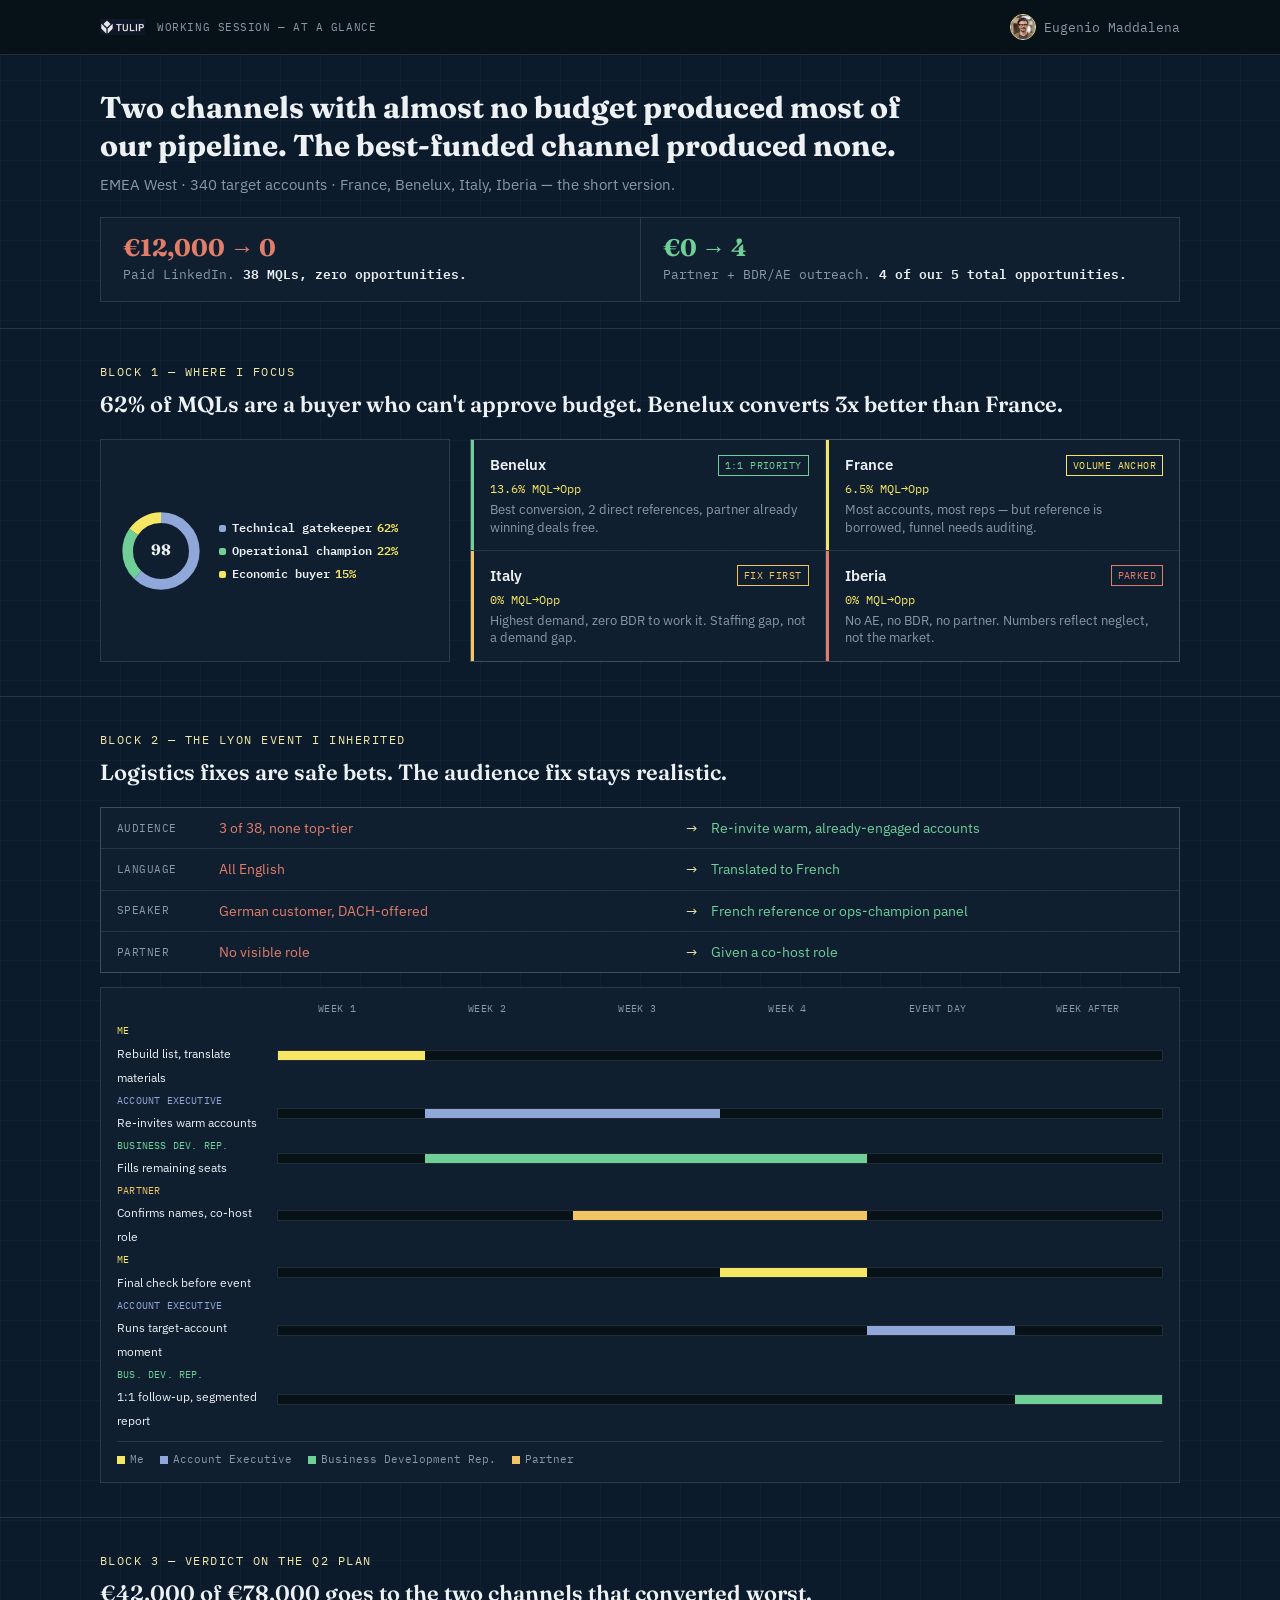
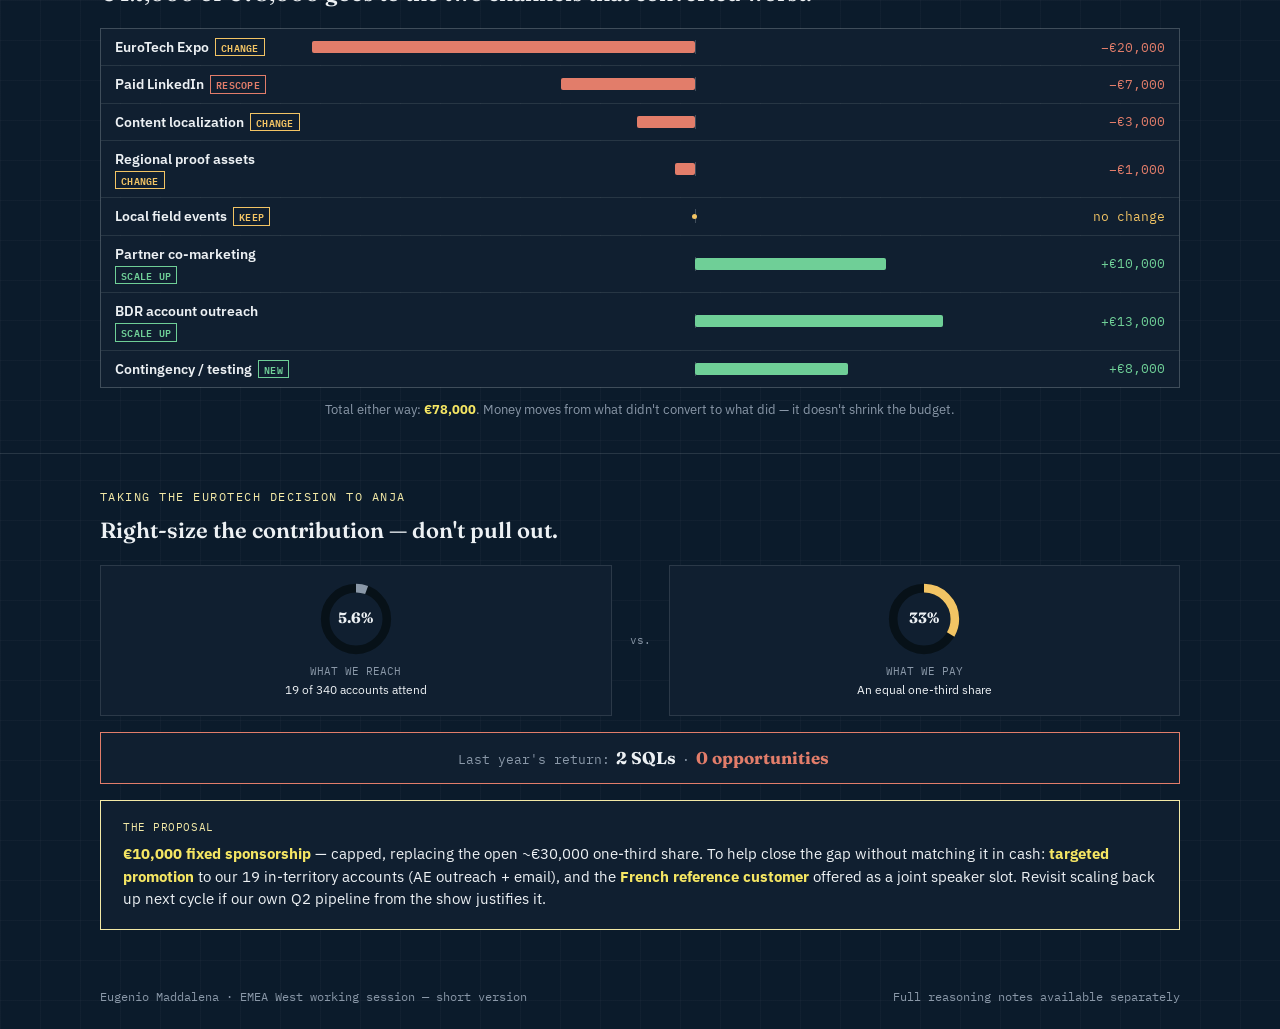
<file: tulip-session-summary-responsive.html>
<!DOCTYPE html>
<html lang="en">
<head>
<meta charset="UTF-8">
<meta name="viewport" content="width=device-width, initial-scale=1.0">
<title>Regional Marketing Manager — At a Glance</title>
<link rel="preconnect" href="https://fonts.googleapis.com">
<link href="https://fonts.googleapis.com/css2?family=Fraunces:opsz,wght@9..144,500;9..144,600;9..144,700;9..144,900&family=IBM+Plex+Sans:wght@400;500;600;700&family=IBM+Plex+Mono:wght@400;500;600&display=swap" rel="stylesheet">
<style>
  :root{
    --navy:#0B1B2B; --navy-deep:#071118; --navy-raised:#101F30;
    --cream:#F3E9A6; --cream-bright:#F5E663; --white:#EDF1F4; --slate:#8A98A8;
    --line:rgba(237,241,244,0.12); --line-strong:rgba(237,241,244,0.22);
    --good:#6FCF97; --warn:#F2C464; --bad:#E27D6A; --gate:#8FA8D9; --champ:#6FCF97; --econ:#F5E663;
    --display:'Fraunces', Georgia, serif;
    --body:'IBM Plex Sans', -apple-system, sans-serif;
    --mono:'IBM Plex Mono', 'Courier New', monospace;
    --maxw:1160px;
  }
  *{ box-sizing:border-box; margin:0; padding:0; }
  body{
    background:var(--navy); color:var(--white); font-family:var(--body);
    line-height:1.5; -webkit-font-smoothing:antialiased;
    background-image:
      linear-gradient(rgba(237,241,244,0.028) 1px, transparent 1px),
      linear-gradient(90deg, rgba(237,241,244,0.028) 1px, transparent 1px);
    background-size:40px 40px;
  }
  .wrap{ max-width:var(--maxw); margin:0 auto; padding:0 40px; }
  @media (max-width:700px){ .wrap{ padding:0 20px; } }
  ::selection{ background:var(--cream); color:var(--navy-deep); }

  .eyebrow{ font-family:var(--mono); font-size:11.5px; letter-spacing:.13em; text-transform:uppercase; color:var(--cream); display:block; margin-bottom:8px; }

  .topbar{ background:var(--navy-deep); border-bottom:1px solid var(--line); padding:14px 0; }
  .topbar .wrap{ display:flex; align-items:center; }
  .topbar img.logo{ height:16px; opacity:.9; }
  .topbar .em-mini{ display:flex; align-items:center; margin-left:auto; font-family:var(--mono); font-size:12.5px; color:var(--slate); }
  .topbar .em-mini img{ width:26px; height:26px; border-radius:50%; object-fit:cover; border:1px solid var(--cream); margin-right:8px; }
  .topbar .tag{ font-family:var(--mono); font-size:11px; letter-spacing:.05em; text-transform:uppercase; color:var(--slate); margin-left:12px; }

  .hero{ padding:34px 0 26px; }
  .hero h1{ font-family:var(--display); font-weight:700; font-size:clamp(22px,3vw,30px); line-height:1.25; margin-bottom:10px; max-width:820px; }
  .hero .sub{ font-size:15px; color:var(--slate); max-width:640px; }

  .thesis{ margin-top:20px; border:1px solid var(--line); background:var(--navy-raised); display:flex; }
  .thesis-half{ flex:1 1 0; padding:18px 22px; }
  .thesis-half + .thesis-half{ border-left:1px solid var(--line); }
  .thesis-num{ font-family:var(--display); font-weight:700; font-size:24px; line-height:1; margin-bottom:6px; }
  .thesis-half.zero .thesis-num{ color:var(--bad); }
  .thesis-half.good .thesis-num{ color:var(--good); }
  .thesis-label{ font-family:var(--mono); font-size:12.5px; color:var(--slate); line-height:1.4; }
  .thesis-label strong{ color:var(--white); font-weight:600; }
  @media (max-width:700px){ .thesis{ flex-direction:column; } .thesis-half + .thesis-half{ border-left:none; border-top:1px solid var(--line); } }

  section{ padding:34px 0; border-bottom:1px solid var(--line); }
  section:last-of-type{ border-bottom:none; }
  .section-head{ margin-bottom:18px; }
  .section-head h2{ font-family:var(--display); font-weight:600; font-size:clamp(18px,2.2vw,22px); margin-bottom:4px; }
  .section-head p{ font-size:13.5px; color:var(--slate); }

  /* buyer mix + territory grid */
  .glance-grid{ display:flex; gap:20px; flex-wrap:wrap; align-items:stretch; }
  .donut-block{ flex:0 0 350px; display:flex; align-items:center; background:var(--navy-raised); border:1px solid var(--line); padding:18px 20px; }
  .donut-block .donut-mini{ margin-right:18px; }
  .donut-mini{ position:relative; width:80px; height:80px; flex:0 0 auto; }
  .donut-mini svg{ width:100%; height:100%; transform:rotate(-90deg); }
  .donut-mini .dm-val{ position:absolute; top:0; left:0; right:0; bottom:0; display:flex; align-items:center; justify-content:center; font-family:var(--display); font-weight:700; font-size:15px; }
  .donut-legend{ font-family:var(--mono); font-size:11.5px; line-height:2; white-space:nowrap; }
  .donut-legend > span{ display:block; }
  .donut-legend .dot{ display:inline-block; width:7px; height:7px; border-radius:2px; margin-right:6px; }
  .donut-legend .dl-role{ color:var(--white); font-weight:600; }
  .donut-legend .dl-pct{ color:var(--cream-bright); font-weight:600; margin-left:5px; }

  .tchips{ flex:1 1 400px; display:flex; flex-wrap:wrap; gap:1px; background:var(--line); border:1px solid var(--line); }
  .tchip{ flex:1 1 calc(50% - 1px); background:var(--navy-raised); padding:14px 16px; border-left:3px solid var(--line-strong); }
  .tchip.priority{ border-left-color:var(--good); }
  .tchip.volume{ border-left-color:var(--cream-bright); }
  .tchip.fix{ border-left-color:var(--warn); }
  .tchip.park{ border-left-color:var(--bad); }
  .tchip .tc-top{ display:flex; align-items:center; justify-content:space-between; flex-wrap:wrap; gap:4px 8px; margin-bottom:4px; }
  .tchip .tc-name{ font-weight:600; font-size:14.5px; }
  .tchip .tc-tag{ font-family:var(--mono); font-size:10px; letter-spacing:.04em; text-transform:uppercase; padding:2px 6px; border:1px solid; white-space:nowrap; flex:0 0 auto; }
  .tchip.priority .tc-tag{ color:var(--good); border-color:var(--good); }
  .tchip.volume .tc-tag{ color:var(--cream-bright); border-color:var(--cream-bright); }
  .tchip.fix .tc-tag{ color:var(--warn); border-color:var(--warn); }
  .tchip.park .tc-tag{ color:var(--bad); border-color:var(--bad); }
  .tchip .tc-stat{ font-family:var(--mono); font-size:12px; color:var(--cream-bright); margin-bottom:3px; }
  .tchip .tc-why{ font-size:12.5px; color:var(--slate); line-height:1.4; }

  /* budget diverging (compact, static) */
  .dg-rows{ display:flex; flex-direction:column; gap:1px; background:var(--line); border:1px solid var(--line); }
  .dg-row{ display:flex; align-items:center; gap:12px; background:var(--navy-raised); padding:8px 14px; }
  .dg-name{ width:185px; flex:0 0 185px; font-size:13.5px; font-weight:600; display:flex; flex-wrap:wrap; align-items:center; gap:2px 6px; }
  .dg-badge{ font-family:var(--mono); font-size:9.5px; letter-spacing:.03em; text-transform:uppercase; padding:1px 5px; border:1px solid; white-space:nowrap; flex:0 0 auto; }
  .dg-badge.cut{ color:var(--bad); border-color:var(--bad); }
  .dg-badge.change{ color:var(--warn); border-color:var(--warn); }
  .dg-badge.keep{ color:var(--warn); border-color:var(--warn); }
  .dg-badge.up{ color:var(--good); border-color:var(--good); }
  .dg-track{ position:relative; flex:1 1 auto; height:14px; min-width:100px; }
  .dg-zero{ position:absolute; left:50%; top:0; bottom:0; width:1px; background:var(--line-strong); }
  .dg-bar{ position:absolute; top:1px; bottom:1px; border-radius:2px; }
  .dg-dot{ position:absolute; left:calc(50% - 2.5px); top:4.5px; width:5px; height:5px; border-radius:50%; background:var(--warn); }
  .dg-delta{ width:76px; flex:0 0 76px; text-align:right; font-family:var(--mono); font-size:12.5px; }
  .dg-caption{ margin-top:12px; font-size:13px; color:var(--slate); text-align:center; }
  .dg-caption strong{ color:var(--cream-bright); }

  /* lyon fix rows */
  .lyon-compact{ display:flex; flex-direction:column; gap:1px; background:var(--line); border:1px solid var(--line); }
  .lyon-crow{ display:flex; align-items:center; gap:12px; background:var(--navy-raised); padding:10px 16px; flex-wrap:wrap; }
  .lyon-crow .lc-field{ width:90px; flex:0 0 90px; font-family:var(--mono); font-size:11px; text-transform:uppercase; letter-spacing:.04em; color:var(--slate); }
  .lyon-crow .lc-before{ color:var(--bad); font-size:13.5px; flex:1 1 200px; }
  .lyon-crow .lc-arrow{ color:var(--cream); font-size:13.5px; flex:0 0 16px; text-align:center; }
  .lyon-crow .lc-after{ color:var(--good); font-size:13.5px; flex:1 1 200px; }

  /* mini gantt */
  .mgantt-wrap{ margin-top:14px; border:1px solid var(--line); background:var(--navy-raised); padding:14px 16px; overflow-x:auto; }
  .mgantt-inner{ min-width:520px; }
  .mgantt-header{ display:flex; padding-left:145px; margin-bottom:8px; }
  .mgantt-header span{ flex:1; text-align:center; font-family:var(--mono); font-size:9.5px; text-transform:uppercase; letter-spacing:.04em; color:var(--slate); }
  .mgantt-row{ display:flex; align-items:center; margin-bottom:6px; }
  .mgantt-row:last-child{ margin-bottom:0; }
  .mgantt-label{ width:160px; flex:0 0 160px; padding-right:8px; }
  .mgantt-label .mg-role{ font-family:var(--mono); font-size:9.5px; letter-spacing:.02em; text-transform:uppercase; display:block; margin-bottom:1px; }
  .mgantt-label .mg-task{ font-size:11.5px; color:var(--white); line-height:1.25; }
  .mgantt-track{ flex:1; position:relative; height:11px; background:var(--navy-deep); border:1px solid var(--line); }
  .mgantt-bar{ position:absolute; top:0; height:100%; }
  .mgantt-legend{ display:flex; flex-wrap:wrap; margin-top:10px; padding-top:10px; border-top:1px solid var(--line); }
  .mgantt-legend span{ display:inline-flex; align-items:center; margin-right:16px; font-family:var(--mono); font-size:10.5px; color:var(--slate); }
  .mgantt-legend .sw{ width:8px; height:8px; margin-right:5px; }

  /* anja mismatch mini */
  .mismatch-mini{ display:flex; align-items:center; gap:18px; flex-wrap:wrap; margin-bottom:16px; }
  .mm-card{ flex:1 1 160px; background:var(--navy-raised); border:1px solid var(--line); padding:16px; text-align:center; }
  .mm-ring{ width:74px; height:74px; margin:0 auto 8px; position:relative; }
  .mm-ring svg{ width:100%; height:100%; transform:rotate(-90deg); }
  .mm-ring .mm-val{ position:absolute; top:0; left:0; right:0; bottom:0; display:flex; align-items:center; justify-content:center; font-family:var(--display); font-weight:700; font-size:15px; }
  .mm-card .mm-label{ font-family:var(--mono); font-size:10.5px; text-transform:uppercase; color:var(--slate); margin-bottom:2px; }
  .mm-card .mm-detail{ font-size:12px; color:var(--white); }
  .mm-vs{ flex:0 0 auto; font-family:var(--mono); font-size:11px; color:var(--slate); }
  .proof-mini{ display:flex; align-items:baseline; justify-content:center; flex-wrap:wrap; background:var(--navy-raised); border:1px solid var(--bad); padding:12px 18px; margin-bottom:16px; }
  .proof-mini span{ margin:0 6px; font-family:var(--mono); font-size:12.5px; color:var(--slate); }
  .proof-mini strong{ font-family:var(--display); font-weight:700; font-size:17px; color:var(--white); }
  .proof-mini strong.zero{ color:var(--bad); }

  .ask-box{ border:1px solid var(--cream); background:var(--navy-raised); padding:18px 22px; }
  .ask-box .ab-label{ font-family:var(--mono); font-size:11px; letter-spacing:.05em; text-transform:uppercase; color:var(--cream); margin-bottom:8px; }
  .ask-box p{ font-size:14.5px; color:var(--white); line-height:1.55; }
  .ask-box strong{ color:var(--cream-bright); }

  footer{ padding:24px 0; }
  footer .wrap{ display:flex; justify-content:space-between; flex-wrap:wrap; gap:10px; }
  footer .fn{ font-family:var(--mono); font-size:11.5px; color:var(--slate); }

  @media (max-width:680px){
    .donut-block{ flex:1 1 100%; }
    .tchip{ flex:1 1 100%; }

    .dg-row{ flex-wrap:wrap; row-gap:6px; }
    .dg-name{ width:100%; flex:1 1 100%; }
    .dg-track{ flex:1 1 auto; }
    .dg-delta{ width:auto; flex:0 0 auto; margin-left:8px; }

    .lyon-crow{ flex-direction:column; align-items:flex-start; }
    .lyon-crow .lc-field{ width:auto; flex:0 0 auto; margin-bottom:4px; }
    .lyon-crow .lc-before{ width:100%; flex:0 0 auto; margin-bottom:4px; }
    .lyon-crow .lc-arrow{ display:none; }
    .lyon-crow .lc-after{ width:100%; flex:0 0 auto; }
    .lyon-crow .lc-after::before{ content:"\2192\00a0"; color:var(--cream); }

    .mismatch-mini{ justify-content:center; }
    .mm-vs{ flex:1 1 100%; text-align:center; order:1; }
  }
</style>
</head>
<body>

<div class="topbar">
  <div class="wrap">
    <img class="logo" src="[data-uri]" alt="Tulip">
    <span class="tag">Working session — at a glance</span>
    <div class="em-mini"><img src="[data-uri]" alt="Eugenio Maddalena">Eugenio Maddalena</div>
  </div>
</div>

<section class="hero">
  <div class="wrap">
    <h1>Two channels with almost no budget produced most of our pipeline. The best-funded channel produced none.</h1>
    <p class="sub">EMEA West · 340 target accounts · France, Benelux, Italy, Iberia — the short version.</p>
    <div class="thesis">
      <div class="thesis-half zero">
        <div class="thesis-num">€12,000 → 0</div>
        <div class="thesis-label">Paid LinkedIn. <strong>38 MQLs, zero opportunities.</strong></div>
      </div>
      <div class="thesis-half good">
        <div class="thesis-num">€0 → 4</div>
        <div class="thesis-label">Partner + BDR/AE outreach. <strong>4 of our 5 total opportunities.</strong></div>
      </div>
    </div>
  </div>
</section>

<section id="block1">
  <div class="wrap">
    <div class="section-head">
      <span class="eyebrow">Block 1 — Where I focus</span>
      <h2>62% of MQLs are a buyer who can't approve budget. Benelux converts 3x better than France.</h2>
    </div>
    <div class="glance-grid">
      <div class="donut-block">
        <div class="donut-mini">
          <svg viewBox="0 0 120 120">
            <circle cx="60" cy="60" r="50" fill="none" stroke="var(--navy)" stroke-width="16"/>
            <circle cx="60" cy="60" r="50" fill="none" style="stroke:var(--gate)" stroke-width="16" stroke-dasharray="195.4 314.2"/>
            <circle cx="60" cy="60" r="50" fill="none" style="stroke:var(--champ)" stroke-width="16" stroke-dasharray="70.4 314.2" stroke-dashoffset="-195.4"/>
            <circle cx="60" cy="60" r="50" fill="none" style="stroke:var(--econ)" stroke-width="16" stroke-dasharray="48.4 314.2" stroke-dashoffset="-265.8"/>
          </svg>
          <div class="dm-val">98</div>
        </div>
        <div class="donut-legend">
          <span><span class="dot" style="background:var(--gate)"></span><span class="dl-role">Technical gatekeeper</span><span class="dl-pct">62%</span></span>
          <span><span class="dot" style="background:var(--champ)"></span><span class="dl-role">Operational champion</span><span class="dl-pct">22%</span></span>
          <span><span class="dot" style="background:var(--econ)"></span><span class="dl-role">Economic buyer</span><span class="dl-pct">15%</span></span>
        </div>
      </div>
      <div class="tchips">
        <div class="tchip priority">
          <div class="tc-top"><span class="tc-name">Benelux</span><span class="tc-tag">1:1 Priority</span></div>
          <div class="tc-stat">13.6% MQL→Opp</div>
          <div class="tc-why">Best conversion, 2 direct references, partner already winning deals free.</div>
        </div>
        <div class="tchip volume">
          <div class="tc-top"><span class="tc-name">France</span><span class="tc-tag">Volume anchor</span></div>
          <div class="tc-stat">6.5% MQL→Opp</div>
          <div class="tc-why">Most accounts, most reps — but reference is borrowed, funnel needs auditing.</div>
        </div>
        <div class="tchip fix">
          <div class="tc-top"><span class="tc-name">Italy</span><span class="tc-tag">Fix first</span></div>
          <div class="tc-stat">0% MQL→Opp</div>
          <div class="tc-why">Highest demand, zero BDR to work it. Staffing gap, not a demand gap.</div>
        </div>
        <div class="tchip park">
          <div class="tc-top"><span class="tc-name">Iberia</span><span class="tc-tag">Parked</span></div>
          <div class="tc-stat">0% MQL→Opp</div>
          <div class="tc-why">No AE, no BDR, no partner. Numbers reflect neglect, not the market.</div>
        </div>
      </div>
    </div>
  </div>
</section>

<section id="block2">
  <div class="wrap">
    <div class="section-head">
      <span class="eyebrow">Block 2 — The Lyon event I inherited</span>
      <h2>Logistics fixes are safe bets. The audience fix stays realistic.</h2>
    </div>
    <div class="lyon-compact">
      <div class="lyon-crow"><span class="lc-field">Audience</span><span class="lc-before">3 of 38, none top-tier</span><span class="lc-arrow">→</span><span class="lc-after">Re-invite warm, already-engaged accounts</span></div>
      <div class="lyon-crow"><span class="lc-field">Language</span><span class="lc-before">All English</span><span class="lc-arrow">→</span><span class="lc-after">Translated to French</span></div>
      <div class="lyon-crow"><span class="lc-field">Speaker</span><span class="lc-before">German customer, DACH-offered</span><span class="lc-arrow">→</span><span class="lc-after">French reference or ops-champion panel</span></div>
      <div class="lyon-crow"><span class="lc-field">Partner</span><span class="lc-before">No visible role</span><span class="lc-arrow">→</span><span class="lc-after">Given a co-host role</span></div>
    </div>

    <div class="mgantt-wrap">
      <div class="mgantt-inner">
        <div class="mgantt-header"><span>Week 1</span><span>Week 2</span><span>Week 3</span><span>Week 4</span><span>Event day</span><span>Week after</span></div>
        <div class="mgantt-row">
          <div class="mgantt-label"><span class="mg-role" style="color:var(--cream-bright)">Me</span><span class="mg-task">Rebuild list, translate materials</span></div>
          <div class="mgantt-track"><div class="mgantt-bar" style="left:0%;width:16.667%;background:var(--cream-bright)"></div></div>
        </div>
        <div class="mgantt-row">
          <div class="mgantt-label"><span class="mg-role" style="color:var(--gate)">Account Executive</span><span class="mg-task">Re-invites warm accounts</span></div>
          <div class="mgantt-track"><div class="mgantt-bar" style="left:16.667%;width:33.333%;background:var(--gate)"></div></div>
        </div>
        <div class="mgantt-row">
          <div class="mgantt-label"><span class="mg-role" style="color:var(--champ)">Business Dev. Rep.</span><span class="mg-task">Fills remaining seats</span></div>
          <div class="mgantt-track"><div class="mgantt-bar" style="left:16.667%;width:50%;background:var(--champ)"></div></div>
        </div>
        <div class="mgantt-row">
          <div class="mgantt-label"><span class="mg-role" style="color:var(--warn)">Partner</span><span class="mg-task">Confirms names, co-host role</span></div>
          <div class="mgantt-track"><div class="mgantt-bar" style="left:33.333%;width:33.333%;background:var(--warn)"></div></div>
        </div>
        <div class="mgantt-row">
          <div class="mgantt-label"><span class="mg-role" style="color:var(--cream-bright)">Me</span><span class="mg-task">Final check before event</span></div>
          <div class="mgantt-track"><div class="mgantt-bar" style="left:50%;width:16.667%;background:var(--cream-bright)"></div></div>
        </div>
        <div class="mgantt-row">
          <div class="mgantt-label"><span class="mg-role" style="color:var(--gate)">Account Executive</span><span class="mg-task">Runs target-account moment</span></div>
          <div class="mgantt-track"><div class="mgantt-bar" style="left:66.667%;width:16.667%;background:var(--gate)"></div></div>
        </div>
        <div class="mgantt-row">
          <div class="mgantt-label"><span class="mg-role" style="color:var(--champ)">Bus. Dev. Rep.</span><span class="mg-task">1:1 follow-up, segmented report</span></div>
          <div class="mgantt-track"><div class="mgantt-bar" style="left:83.333%;width:16.667%;background:var(--champ)"></div></div>
        </div>
        <div class="mgantt-legend">
          <span><span class="sw" style="background:var(--cream-bright)"></span>Me</span>
          <span><span class="sw" style="background:var(--gate)"></span>Account Executive</span>
          <span><span class="sw" style="background:var(--champ)"></span>Business Development Rep.</span>
          <span><span class="sw" style="background:var(--warn)"></span>Partner</span>
        </div>
      </div>
    </div>
  </div>
</section>

<section id="block3">
  <div class="wrap">
    <div class="section-head">
      <span class="eyebrow">Block 3 — Verdict on the Q2 plan</span>
      <h2>€42,000 of €78,000 goes to the two channels that converted worst.</h2>
    </div>
    <div class="dg-rows">
      <div class="dg-row"><div class="dg-name">EuroTech Expo<span class="dg-badge change">Change</span></div><div class="dg-track"><div class="dg-zero"></div><div class="dg-bar" style="right:50%;width:50%;background:var(--bad)"></div></div><div class="dg-delta" style="color:var(--bad)">−€20,000</div></div>
      <div class="dg-row"><div class="dg-name">Paid LinkedIn<span class="dg-badge cut">Rescope</span></div><div class="dg-track"><div class="dg-zero"></div><div class="dg-bar" style="right:50%;width:17.5%;background:var(--bad)"></div></div><div class="dg-delta" style="color:var(--bad)">−€7,000</div></div>
      <div class="dg-row"><div class="dg-name">Content localization<span class="dg-badge change">Change</span></div><div class="dg-track"><div class="dg-zero"></div><div class="dg-bar" style="right:50%;width:7.5%;background:var(--bad)"></div></div><div class="dg-delta" style="color:var(--bad)">−€3,000</div></div>
      <div class="dg-row"><div class="dg-name">Regional proof assets<span class="dg-badge change">Change</span></div><div class="dg-track"><div class="dg-zero"></div><div class="dg-bar" style="right:50%;width:2.5%;background:var(--bad)"></div></div><div class="dg-delta" style="color:var(--bad)">−€1,000</div></div>
      <div class="dg-row"><div class="dg-name">Local field events<span class="dg-badge keep">Keep</span></div><div class="dg-track"><div class="dg-zero"></div><div class="dg-dot"></div></div><div class="dg-delta" style="color:var(--warn)">no change</div></div>
      <div class="dg-row"><div class="dg-name">Partner co-marketing<span class="dg-badge up">Scale up</span></div><div class="dg-track"><div class="dg-zero"></div><div class="dg-bar" style="left:50%;width:25%;background:var(--good)"></div></div><div class="dg-delta" style="color:var(--good)">+€10,000</div></div>
      <div class="dg-row"><div class="dg-name">BDR account outreach<span class="dg-badge up">Scale up</span></div><div class="dg-track"><div class="dg-zero"></div><div class="dg-bar" style="left:50%;width:32.5%;background:var(--good)"></div></div><div class="dg-delta" style="color:var(--good)">+€13,000</div></div>
      <div class="dg-row"><div class="dg-name">Contingency / testing<span class="dg-badge up">New</span></div><div class="dg-track"><div class="dg-zero"></div><div class="dg-bar" style="left:50%;width:20%;background:var(--good)"></div></div><div class="dg-delta" style="color:var(--good)">+€8,000</div></div>
    </div>
    <p class="dg-caption">Total either way: <strong>€78,000</strong>. Money moves from what didn't convert to what did — it doesn't shrink the budget.</p>
  </div>
</section>

<section id="anja">
  <div class="wrap">
    <div class="section-head">
      <span class="eyebrow">Taking the EuroTech decision to Anja</span>
      <h2>Right-size the contribution — don't pull out.</h2>
    </div>
    <div class="mismatch-mini">
      <div class="mm-card">
        <div class="mm-ring"><svg viewBox="0 0 120 120"><circle cx="60" cy="60" r="50" fill="none" style="stroke:var(--navy-deep)" stroke-width="14"/><circle cx="60" cy="60" r="50" fill="none" style="stroke:var(--slate)" stroke-width="14" stroke-dasharray="17.6 314.2"/></svg><div class="mm-val">5.6%</div></div>
        <div class="mm-label">What we reach</div>
        <div class="mm-detail">19 of 340 accounts attend</div>
      </div>
      <div class="mm-vs">vs.</div>
      <div class="mm-card">
        <div class="mm-ring"><svg viewBox="0 0 120 120"><circle cx="60" cy="60" r="50" fill="none" style="stroke:var(--navy-deep)" stroke-width="14"/><circle cx="60" cy="60" r="50" fill="none" style="stroke:var(--warn)" stroke-width="14" stroke-dasharray="104.7 314.2"/></svg><div class="mm-val">33%</div></div>
        <div class="mm-label">What we pay</div>
        <div class="mm-detail">An equal one-third share</div>
      </div>
    </div>
    <div class="proof-mini">
      <span>Last year's return:</span><strong>2 SQLs</strong><span>·</span><strong class="zero">0 opportunities</strong>
    </div>
    <div class="ask-box">
      <div class="ab-label">The proposal</div>
      <p><strong>€10,000 fixed sponsorship</strong> — capped, replacing the open ~€30,000 one-third share. To help close the gap without matching it in cash: <strong>targeted promotion</strong> to our 19 in-territory accounts (AE outreach + email), and the <strong>French reference customer</strong> offered as a joint speaker slot. Revisit scaling back up next cycle if our own Q2 pipeline from the show justifies it.</p>
    </div>
  </div>
</section>

<footer>
  <div class="wrap">
    <span class="fn">Eugenio Maddalena · EMEA West working session — short version</span>
    <span class="fn">Full reasoning notes available separately</span>
  </div>
</footer>

</body>
</html>
</file>
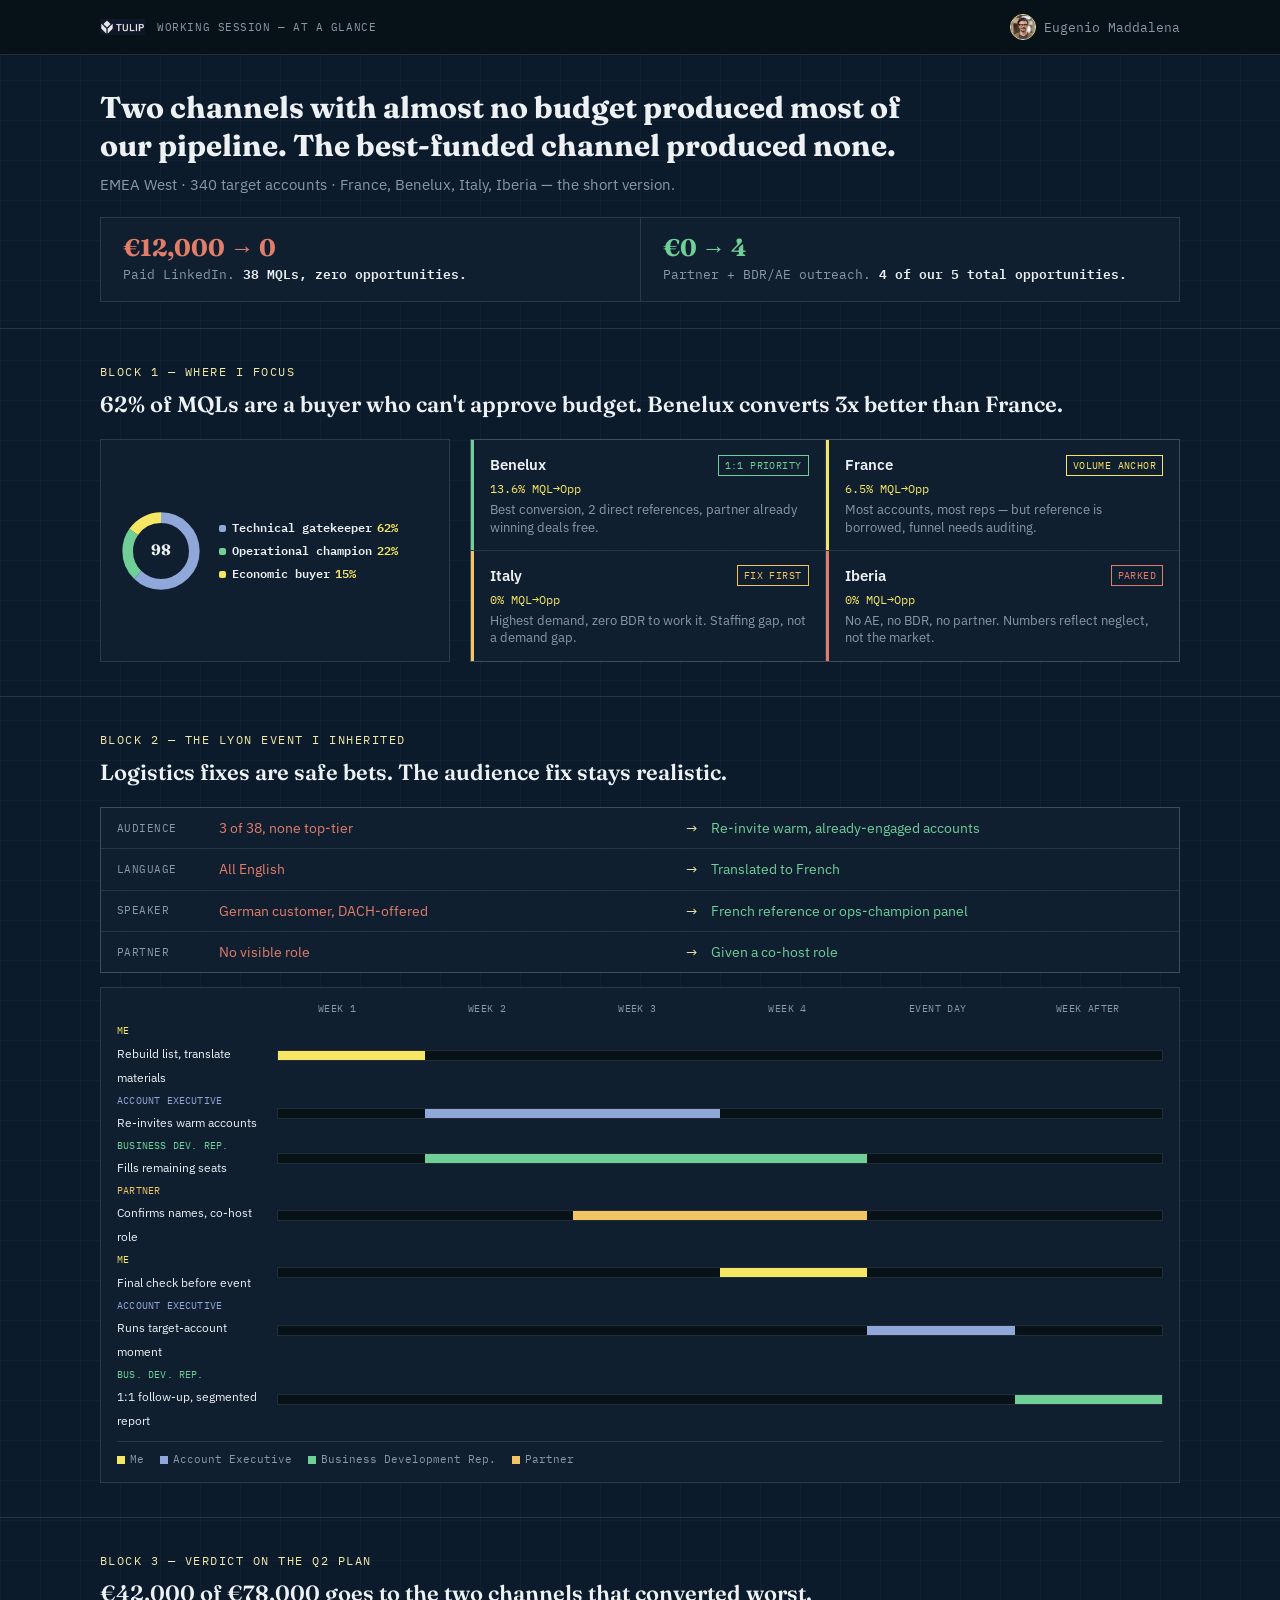
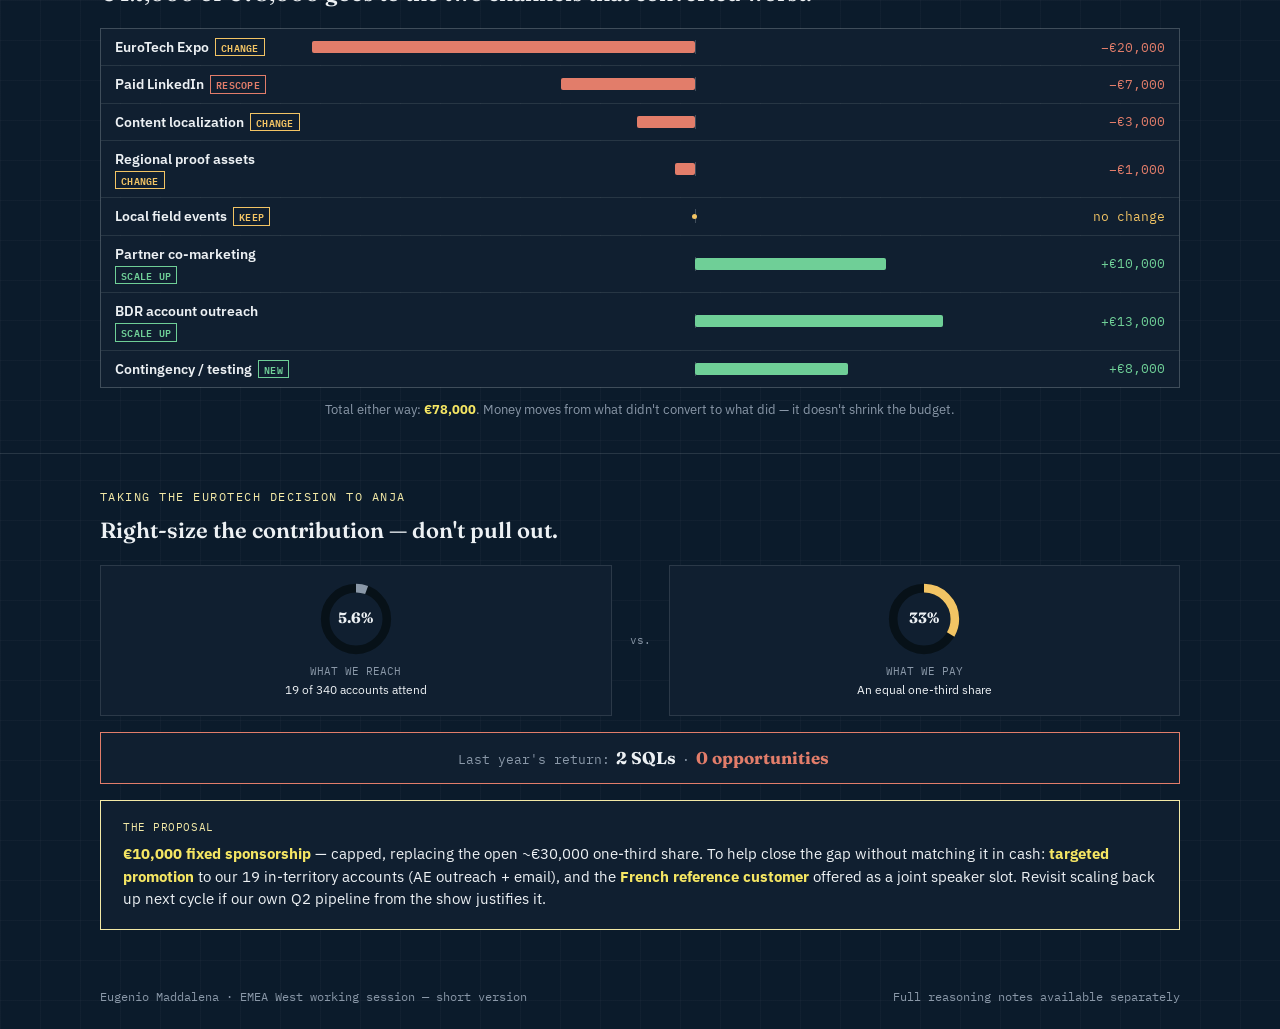
<file: tulip-session-summary.html>
<!DOCTYPE html>
<html lang="en">
<head>
<meta charset="UTF-8">
<meta name="viewport" content="width=device-width, initial-scale=1.0">
<title>Regional Marketing Manager — At a Glance</title>
<link rel="preconnect" href="https://fonts.googleapis.com">
<link href="https://fonts.googleapis.com/css2?family=Fraunces:opsz,wght@9..144,500;9..144,600;9..144,700;9..144,900&family=IBM+Plex+Sans:wght@400;500;600;700&family=IBM+Plex+Mono:wght@400;500;600&display=swap" rel="stylesheet">
<style>
  :root{
    --navy:#0B1B2B; --navy-deep:#071118; --navy-raised:#101F30;
    --cream:#F3E9A6; --cream-bright:#F5E663; --white:#EDF1F4; --slate:#8A98A8;
    --line:rgba(237,241,244,0.12); --line-strong:rgba(237,241,244,0.22);
    --good:#6FCF97; --warn:#F2C464; --bad:#E27D6A; --gate:#8FA8D9; --champ:#6FCF97; --econ:#F5E663;
    --display:'Fraunces', Georgia, serif;
    --body:'IBM Plex Sans', -apple-system, sans-serif;
    --mono:'IBM Plex Mono', 'Courier New', monospace;
    --maxw:1160px;
  }
  *{ box-sizing:border-box; margin:0; padding:0; }
  body{
    background:var(--navy); color:var(--white); font-family:var(--body);
    line-height:1.5; -webkit-font-smoothing:antialiased;
    background-image:
      linear-gradient(rgba(237,241,244,0.028) 1px, transparent 1px),
      linear-gradient(90deg, rgba(237,241,244,0.028) 1px, transparent 1px);
    background-size:40px 40px;
  }
  .wrap{ max-width:var(--maxw); margin:0 auto; padding:0 40px; }
  @media (max-width:700px){ .wrap{ padding:0 20px; } }
  ::selection{ background:var(--cream); color:var(--navy-deep); }

  .eyebrow{ font-family:var(--mono); font-size:11.5px; letter-spacing:.13em; text-transform:uppercase; color:var(--cream); display:block; margin-bottom:8px; }

  .topbar{ background:var(--navy-deep); border-bottom:1px solid var(--line); padding:14px 0; }
  .topbar .wrap{ display:flex; align-items:center; }
  .topbar img.logo{ height:16px; opacity:.9; }
  .topbar .em-mini{ display:flex; align-items:center; margin-left:auto; font-family:var(--mono); font-size:12.5px; color:var(--slate); }
  .topbar .em-mini img{ width:26px; height:26px; border-radius:50%; object-fit:cover; border:1px solid var(--cream); margin-right:8px; }
  .topbar .tag{ font-family:var(--mono); font-size:11px; letter-spacing:.05em; text-transform:uppercase; color:var(--slate); margin-left:12px; }

  .hero{ padding:34px 0 26px; }
  .hero h1{ font-family:var(--display); font-weight:700; font-size:clamp(22px,3vw,30px); line-height:1.25; margin-bottom:10px; max-width:820px; }
  .hero .sub{ font-size:15px; color:var(--slate); max-width:640px; }

  .thesis{ margin-top:20px; border:1px solid var(--line); background:var(--navy-raised); display:flex; }
  .thesis-half{ flex:1 1 0; padding:18px 22px; }
  .thesis-half + .thesis-half{ border-left:1px solid var(--line); }
  .thesis-num{ font-family:var(--display); font-weight:700; font-size:24px; line-height:1; margin-bottom:6px; }
  .thesis-half.zero .thesis-num{ color:var(--bad); }
  .thesis-half.good .thesis-num{ color:var(--good); }
  .thesis-label{ font-family:var(--mono); font-size:12.5px; color:var(--slate); line-height:1.4; }
  .thesis-label strong{ color:var(--white); font-weight:600; }
  @media (max-width:700px){ .thesis{ flex-direction:column; } .thesis-half + .thesis-half{ border-left:none; border-top:1px solid var(--line); } }

  section{ padding:34px 0; border-bottom:1px solid var(--line); }
  section:last-of-type{ border-bottom:none; }
  .section-head{ margin-bottom:18px; }
  .section-head h2{ font-family:var(--display); font-weight:600; font-size:clamp(18px,2.2vw,22px); margin-bottom:4px; }
  .section-head p{ font-size:13.5px; color:var(--slate); }

  /* buyer mix + territory grid */
  .glance-grid{ display:flex; gap:20px; flex-wrap:wrap; align-items:stretch; }
  .donut-block{ flex:0 0 350px; display:flex; align-items:center; background:var(--navy-raised); border:1px solid var(--line); padding:18px 20px; }
  .donut-block .donut-mini{ margin-right:18px; }
  .donut-mini{ position:relative; width:80px; height:80px; flex:0 0 auto; }
  .donut-mini svg{ width:100%; height:100%; transform:rotate(-90deg); }
  .donut-mini .dm-val{ position:absolute; top:0; left:0; right:0; bottom:0; display:flex; align-items:center; justify-content:center; font-family:var(--display); font-weight:700; font-size:15px; }
  .donut-legend{ font-family:var(--mono); font-size:11.5px; line-height:2; white-space:nowrap; }
  .donut-legend > span{ display:block; }
  .donut-legend .dot{ display:inline-block; width:7px; height:7px; border-radius:2px; margin-right:6px; }
  .donut-legend .dl-role{ color:var(--white); font-weight:600; }
  .donut-legend .dl-pct{ color:var(--cream-bright); font-weight:600; margin-left:5px; }

  .tchips{ flex:1 1 400px; display:flex; flex-wrap:wrap; gap:1px; background:var(--line); border:1px solid var(--line); }
  .tchip{ flex:1 1 calc(50% - 1px); background:var(--navy-raised); padding:14px 16px; border-left:3px solid var(--line-strong); }
  .tchip.priority{ border-left-color:var(--good); }
  .tchip.volume{ border-left-color:var(--cream-bright); }
  .tchip.fix{ border-left-color:var(--warn); }
  .tchip.park{ border-left-color:var(--bad); }
  .tchip .tc-top{ display:flex; align-items:center; justify-content:space-between; margin-bottom:4px; }
  .tchip .tc-name{ font-weight:600; font-size:14.5px; }
  .tchip .tc-tag{ font-family:var(--mono); font-size:10px; letter-spacing:.04em; text-transform:uppercase; padding:2px 6px; border:1px solid; }
  .tchip.priority .tc-tag{ color:var(--good); border-color:var(--good); }
  .tchip.volume .tc-tag{ color:var(--cream-bright); border-color:var(--cream-bright); }
  .tchip.fix .tc-tag{ color:var(--warn); border-color:var(--warn); }
  .tchip.park .tc-tag{ color:var(--bad); border-color:var(--bad); }
  .tchip .tc-stat{ font-family:var(--mono); font-size:12px; color:var(--cream-bright); margin-bottom:3px; }
  .tchip .tc-why{ font-size:12.5px; color:var(--slate); line-height:1.4; }

  /* budget diverging (compact, static) */
  .dg-rows{ display:flex; flex-direction:column; gap:1px; background:var(--line); border:1px solid var(--line); }
  .dg-row{ display:flex; align-items:center; gap:12px; background:var(--navy-raised); padding:8px 14px; }
  .dg-name{ width:185px; flex:0 0 185px; font-size:13.5px; font-weight:600; display:flex; flex-wrap:wrap; align-items:center; gap:2px 6px; }
  .dg-badge{ font-family:var(--mono); font-size:9.5px; letter-spacing:.03em; text-transform:uppercase; padding:1px 5px; border:1px solid; white-space:nowrap; flex:0 0 auto; }
  .dg-badge.cut{ color:var(--bad); border-color:var(--bad); }
  .dg-badge.change{ color:var(--warn); border-color:var(--warn); }
  .dg-badge.keep{ color:var(--warn); border-color:var(--warn); }
  .dg-badge.up{ color:var(--good); border-color:var(--good); }
  .dg-track{ position:relative; flex:1 1 auto; height:14px; min-width:100px; }
  .dg-zero{ position:absolute; left:50%; top:0; bottom:0; width:1px; background:var(--line-strong); }
  .dg-bar{ position:absolute; top:1px; bottom:1px; border-radius:2px; }
  .dg-dot{ position:absolute; left:calc(50% - 2.5px); top:4.5px; width:5px; height:5px; border-radius:50%; background:var(--warn); }
  .dg-delta{ width:76px; flex:0 0 76px; text-align:right; font-family:var(--mono); font-size:12.5px; }
  .dg-caption{ margin-top:12px; font-size:13px; color:var(--slate); text-align:center; }
  .dg-caption strong{ color:var(--cream-bright); }

  /* lyon fix rows */
  .lyon-compact{ display:flex; flex-direction:column; gap:1px; background:var(--line); border:1px solid var(--line); }
  .lyon-crow{ display:flex; align-items:center; gap:12px; background:var(--navy-raised); padding:10px 16px; flex-wrap:wrap; }
  .lyon-crow .lc-field{ width:90px; flex:0 0 90px; font-family:var(--mono); font-size:11px; text-transform:uppercase; letter-spacing:.04em; color:var(--slate); }
  .lyon-crow .lc-before{ color:var(--bad); font-size:13.5px; flex:1 1 200px; }
  .lyon-crow .lc-arrow{ color:var(--cream); font-size:13.5px; flex:0 0 16px; text-align:center; }
  .lyon-crow .lc-after{ color:var(--good); font-size:13.5px; flex:1 1 200px; }

  /* mini gantt */
  .mgantt-wrap{ margin-top:14px; border:1px solid var(--line); background:var(--navy-raised); padding:14px 16px; overflow-x:auto; }
  .mgantt-inner{ min-width:520px; }
  .mgantt-header{ display:flex; padding-left:145px; margin-bottom:8px; }
  .mgantt-header span{ flex:1; text-align:center; font-family:var(--mono); font-size:9.5px; text-transform:uppercase; letter-spacing:.04em; color:var(--slate); }
  .mgantt-row{ display:flex; align-items:center; margin-bottom:6px; }
  .mgantt-row:last-child{ margin-bottom:0; }
  .mgantt-label{ width:160px; flex:0 0 160px; padding-right:8px; }
  .mgantt-label .mg-role{ font-family:var(--mono); font-size:9.5px; letter-spacing:.02em; text-transform:uppercase; display:block; margin-bottom:1px; }
  .mgantt-label .mg-task{ font-size:11.5px; color:var(--white); line-height:1.25; }
  .mgantt-track{ flex:1; position:relative; height:11px; background:var(--navy-deep); border:1px solid var(--line); }
  .mgantt-bar{ position:absolute; top:0; height:100%; }
  .mgantt-legend{ display:flex; flex-wrap:wrap; margin-top:10px; padding-top:10px; border-top:1px solid var(--line); }
  .mgantt-legend span{ display:inline-flex; align-items:center; margin-right:16px; font-family:var(--mono); font-size:10.5px; color:var(--slate); }
  .mgantt-legend .sw{ width:8px; height:8px; margin-right:5px; }

  /* anja mismatch mini */
  .mismatch-mini{ display:flex; align-items:center; gap:18px; flex-wrap:wrap; margin-bottom:16px; }
  .mm-card{ flex:1 1 160px; background:var(--navy-raised); border:1px solid var(--line); padding:16px; text-align:center; }
  .mm-ring{ width:74px; height:74px; margin:0 auto 8px; position:relative; }
  .mm-ring svg{ width:100%; height:100%; transform:rotate(-90deg); }
  .mm-ring .mm-val{ position:absolute; top:0; left:0; right:0; bottom:0; display:flex; align-items:center; justify-content:center; font-family:var(--display); font-weight:700; font-size:15px; }
  .mm-card .mm-label{ font-family:var(--mono); font-size:10.5px; text-transform:uppercase; color:var(--slate); margin-bottom:2px; }
  .mm-card .mm-detail{ font-size:12px; color:var(--white); }
  .mm-vs{ flex:0 0 auto; font-family:var(--mono); font-size:11px; color:var(--slate); }
  .proof-mini{ display:flex; align-items:baseline; justify-content:center; flex-wrap:wrap; background:var(--navy-raised); border:1px solid var(--bad); padding:12px 18px; margin-bottom:16px; }
  .proof-mini span{ margin:0 6px; font-family:var(--mono); font-size:12.5px; color:var(--slate); }
  .proof-mini strong{ font-family:var(--display); font-weight:700; font-size:17px; color:var(--white); }
  .proof-mini strong.zero{ color:var(--bad); }

  .ask-box{ border:1px solid var(--cream); background:var(--navy-raised); padding:18px 22px; }
  .ask-box .ab-label{ font-family:var(--mono); font-size:11px; letter-spacing:.05em; text-transform:uppercase; color:var(--cream); margin-bottom:8px; }
  .ask-box p{ font-size:14.5px; color:var(--white); line-height:1.55; }
  .ask-box strong{ color:var(--cream-bright); }

  footer{ padding:24px 0; }
  footer .wrap{ display:flex; justify-content:space-between; flex-wrap:wrap; gap:10px; }
  footer .fn{ font-family:var(--mono); font-size:11.5px; color:var(--slate); }
</style>
</head>
<body>

<div class="topbar">
  <div class="wrap">
    <img class="logo" src="[data-uri]" alt="Tulip">
    <span class="tag">Working session — at a glance</span>
    <div class="em-mini"><img src="[data-uri]" alt="Eugenio Maddalena">Eugenio Maddalena</div>
  </div>
</div>

<section class="hero">
  <div class="wrap">
    <h1>Two channels with almost no budget produced most of our pipeline. The best-funded channel produced none.</h1>
    <p class="sub">EMEA West · 340 target accounts · France, Benelux, Italy, Iberia — the short version.</p>
    <div class="thesis">
      <div class="thesis-half zero">
        <div class="thesis-num">€12,000 → 0</div>
        <div class="thesis-label">Paid LinkedIn. <strong>38 MQLs, zero opportunities.</strong></div>
      </div>
      <div class="thesis-half good">
        <div class="thesis-num">€0 → 4</div>
        <div class="thesis-label">Partner + BDR/AE outreach. <strong>4 of our 5 total opportunities.</strong></div>
      </div>
    </div>
  </div>
</section>

<section id="block1">
  <div class="wrap">
    <div class="section-head">
      <span class="eyebrow">Block 1 — Where I focus</span>
      <h2>62% of MQLs are a buyer who can't approve budget. Benelux converts 3x better than France.</h2>
    </div>
    <div class="glance-grid">
      <div class="donut-block">
        <div class="donut-mini">
          <svg viewBox="0 0 120 120">
            <circle cx="60" cy="60" r="50" fill="none" stroke="var(--navy)" stroke-width="16"/>
            <circle cx="60" cy="60" r="50" fill="none" style="stroke:var(--gate)" stroke-width="16" stroke-dasharray="195.4 314.2"/>
            <circle cx="60" cy="60" r="50" fill="none" style="stroke:var(--champ)" stroke-width="16" stroke-dasharray="70.4 314.2" stroke-dashoffset="-195.4"/>
            <circle cx="60" cy="60" r="50" fill="none" style="stroke:var(--econ)" stroke-width="16" stroke-dasharray="48.4 314.2" stroke-dashoffset="-265.8"/>
          </svg>
          <div class="dm-val">98</div>
        </div>
        <div class="donut-legend">
          <span><span class="dot" style="background:var(--gate)"></span><span class="dl-role">Technical gatekeeper</span><span class="dl-pct">62%</span></span>
          <span><span class="dot" style="background:var(--champ)"></span><span class="dl-role">Operational champion</span><span class="dl-pct">22%</span></span>
          <span><span class="dot" style="background:var(--econ)"></span><span class="dl-role">Economic buyer</span><span class="dl-pct">15%</span></span>
        </div>
      </div>
      <div class="tchips">
        <div class="tchip priority">
          <div class="tc-top"><span class="tc-name">Benelux</span><span class="tc-tag">1:1 Priority</span></div>
          <div class="tc-stat">13.6% MQL→Opp</div>
          <div class="tc-why">Best conversion, 2 direct references, partner already winning deals free.</div>
        </div>
        <div class="tchip volume">
          <div class="tc-top"><span class="tc-name">France</span><span class="tc-tag">Volume anchor</span></div>
          <div class="tc-stat">6.5% MQL→Opp</div>
          <div class="tc-why">Most accounts, most reps — but reference is borrowed, funnel needs auditing.</div>
        </div>
        <div class="tchip fix">
          <div class="tc-top"><span class="tc-name">Italy</span><span class="tc-tag">Fix first</span></div>
          <div class="tc-stat">0% MQL→Opp</div>
          <div class="tc-why">Highest demand, zero BDR to work it. Staffing gap, not a demand gap.</div>
        </div>
        <div class="tchip park">
          <div class="tc-top"><span class="tc-name">Iberia</span><span class="tc-tag">Parked</span></div>
          <div class="tc-stat">0% MQL→Opp</div>
          <div class="tc-why">No AE, no BDR, no partner. Numbers reflect neglect, not the market.</div>
        </div>
      </div>
    </div>
  </div>
</section>

<section id="block2">
  <div class="wrap">
    <div class="section-head">
      <span class="eyebrow">Block 2 — The Lyon event I inherited</span>
      <h2>Logistics fixes are safe bets. The audience fix stays realistic.</h2>
    </div>
    <div class="lyon-compact">
      <div class="lyon-crow"><span class="lc-field">Audience</span><span class="lc-before">3 of 38, none top-tier</span><span class="lc-arrow">→</span><span class="lc-after">Re-invite warm, already-engaged accounts</span></div>
      <div class="lyon-crow"><span class="lc-field">Language</span><span class="lc-before">All English</span><span class="lc-arrow">→</span><span class="lc-after">Translated to French</span></div>
      <div class="lyon-crow"><span class="lc-field">Speaker</span><span class="lc-before">German customer, DACH-offered</span><span class="lc-arrow">→</span><span class="lc-after">French reference or ops-champion panel</span></div>
      <div class="lyon-crow"><span class="lc-field">Partner</span><span class="lc-before">No visible role</span><span class="lc-arrow">→</span><span class="lc-after">Given a co-host role</span></div>
    </div>

    <div class="mgantt-wrap">
      <div class="mgantt-inner">
        <div class="mgantt-header"><span>Week 1</span><span>Week 2</span><span>Week 3</span><span>Week 4</span><span>Event day</span><span>Week after</span></div>
        <div class="mgantt-row">
          <div class="mgantt-label"><span class="mg-role" style="color:var(--cream-bright)">Me</span><span class="mg-task">Rebuild list, translate materials</span></div>
          <div class="mgantt-track"><div class="mgantt-bar" style="left:0%;width:16.667%;background:var(--cream-bright)"></div></div>
        </div>
        <div class="mgantt-row">
          <div class="mgantt-label"><span class="mg-role" style="color:var(--gate)">Account Executive</span><span class="mg-task">Re-invites warm accounts</span></div>
          <div class="mgantt-track"><div class="mgantt-bar" style="left:16.667%;width:33.333%;background:var(--gate)"></div></div>
        </div>
        <div class="mgantt-row">
          <div class="mgantt-label"><span class="mg-role" style="color:var(--champ)">Business Dev. Rep.</span><span class="mg-task">Fills remaining seats</span></div>
          <div class="mgantt-track"><div class="mgantt-bar" style="left:16.667%;width:50%;background:var(--champ)"></div></div>
        </div>
        <div class="mgantt-row">
          <div class="mgantt-label"><span class="mg-role" style="color:var(--warn)">Partner</span><span class="mg-task">Confirms names, co-host role</span></div>
          <div class="mgantt-track"><div class="mgantt-bar" style="left:33.333%;width:33.333%;background:var(--warn)"></div></div>
        </div>
        <div class="mgantt-row">
          <div class="mgantt-label"><span class="mg-role" style="color:var(--cream-bright)">Me</span><span class="mg-task">Final check before event</span></div>
          <div class="mgantt-track"><div class="mgantt-bar" style="left:50%;width:16.667%;background:var(--cream-bright)"></div></div>
        </div>
        <div class="mgantt-row">
          <div class="mgantt-label"><span class="mg-role" style="color:var(--gate)">Account Executive</span><span class="mg-task">Runs target-account moment</span></div>
          <div class="mgantt-track"><div class="mgantt-bar" style="left:66.667%;width:16.667%;background:var(--gate)"></div></div>
        </div>
        <div class="mgantt-row">
          <div class="mgantt-label"><span class="mg-role" style="color:var(--champ)">Bus. Dev. Rep.</span><span class="mg-task">1:1 follow-up, segmented report</span></div>
          <div class="mgantt-track"><div class="mgantt-bar" style="left:83.333%;width:16.667%;background:var(--champ)"></div></div>
        </div>
        <div class="mgantt-legend">
          <span><span class="sw" style="background:var(--cream-bright)"></span>Me</span>
          <span><span class="sw" style="background:var(--gate)"></span>Account Executive</span>
          <span><span class="sw" style="background:var(--champ)"></span>Business Development Rep.</span>
          <span><span class="sw" style="background:var(--warn)"></span>Partner</span>
        </div>
      </div>
    </div>
  </div>
</section>

<section id="block3">
  <div class="wrap">
    <div class="section-head">
      <span class="eyebrow">Block 3 — Verdict on the Q2 plan</span>
      <h2>€42,000 of €78,000 goes to the two channels that converted worst.</h2>
    </div>
    <div class="dg-rows">
      <div class="dg-row"><div class="dg-name">EuroTech Expo<span class="dg-badge change">Change</span></div><div class="dg-track"><div class="dg-zero"></div><div class="dg-bar" style="right:50%;width:50%;background:var(--bad)"></div></div><div class="dg-delta" style="color:var(--bad)">−€20,000</div></div>
      <div class="dg-row"><div class="dg-name">Paid LinkedIn<span class="dg-badge cut">Rescope</span></div><div class="dg-track"><div class="dg-zero"></div><div class="dg-bar" style="right:50%;width:17.5%;background:var(--bad)"></div></div><div class="dg-delta" style="color:var(--bad)">−€7,000</div></div>
      <div class="dg-row"><div class="dg-name">Content localization<span class="dg-badge change">Change</span></div><div class="dg-track"><div class="dg-zero"></div><div class="dg-bar" style="right:50%;width:7.5%;background:var(--bad)"></div></div><div class="dg-delta" style="color:var(--bad)">−€3,000</div></div>
      <div class="dg-row"><div class="dg-name">Regional proof assets<span class="dg-badge change">Change</span></div><div class="dg-track"><div class="dg-zero"></div><div class="dg-bar" style="right:50%;width:2.5%;background:var(--bad)"></div></div><div class="dg-delta" style="color:var(--bad)">−€1,000</div></div>
      <div class="dg-row"><div class="dg-name">Local field events<span class="dg-badge keep">Keep</span></div><div class="dg-track"><div class="dg-zero"></div><div class="dg-dot"></div></div><div class="dg-delta" style="color:var(--warn)">no change</div></div>
      <div class="dg-row"><div class="dg-name">Partner co-marketing<span class="dg-badge up">Scale up</span></div><div class="dg-track"><div class="dg-zero"></div><div class="dg-bar" style="left:50%;width:25%;background:var(--good)"></div></div><div class="dg-delta" style="color:var(--good)">+€10,000</div></div>
      <div class="dg-row"><div class="dg-name">BDR account outreach<span class="dg-badge up">Scale up</span></div><div class="dg-track"><div class="dg-zero"></div><div class="dg-bar" style="left:50%;width:32.5%;background:var(--good)"></div></div><div class="dg-delta" style="color:var(--good)">+€13,000</div></div>
      <div class="dg-row"><div class="dg-name">Contingency / testing<span class="dg-badge up">New</span></div><div class="dg-track"><div class="dg-zero"></div><div class="dg-bar" style="left:50%;width:20%;background:var(--good)"></div></div><div class="dg-delta" style="color:var(--good)">+€8,000</div></div>
    </div>
    <p class="dg-caption">Total either way: <strong>€78,000</strong>. Money moves from what didn't convert to what did — it doesn't shrink the budget.</p>
  </div>
</section>

<section id="anja">
  <div class="wrap">
    <div class="section-head">
      <span class="eyebrow">Taking the EuroTech decision to Anja</span>
      <h2>Right-size the contribution — don't pull out.</h2>
    </div>
    <div class="mismatch-mini">
      <div class="mm-card">
        <div class="mm-ring"><svg viewBox="0 0 120 120"><circle cx="60" cy="60" r="50" fill="none" style="stroke:var(--navy-deep)" stroke-width="14"/><circle cx="60" cy="60" r="50" fill="none" style="stroke:var(--slate)" stroke-width="14" stroke-dasharray="17.6 314.2"/></svg><div class="mm-val">5.6%</div></div>
        <div class="mm-label">What we reach</div>
        <div class="mm-detail">19 of 340 accounts attend</div>
      </div>
      <div class="mm-vs">vs.</div>
      <div class="mm-card">
        <div class="mm-ring"><svg viewBox="0 0 120 120"><circle cx="60" cy="60" r="50" fill="none" style="stroke:var(--navy-deep)" stroke-width="14"/><circle cx="60" cy="60" r="50" fill="none" style="stroke:var(--warn)" stroke-width="14" stroke-dasharray="104.7 314.2"/></svg><div class="mm-val">33%</div></div>
        <div class="mm-label">What we pay</div>
        <div class="mm-detail">An equal one-third share</div>
      </div>
    </div>
    <div class="proof-mini">
      <span>Last year's return:</span><strong>2 SQLs</strong><span>·</span><strong class="zero">0 opportunities</strong>
    </div>
    <div class="ask-box">
      <div class="ab-label">The proposal</div>
      <p><strong>€10,000 fixed sponsorship</strong> — capped, replacing the open ~€30,000 one-third share. To help close the gap without matching it in cash: <strong>targeted promotion</strong> to our 19 in-territory accounts (AE outreach + email), and the <strong>French reference customer</strong> offered as a joint speaker slot. Revisit scaling back up next cycle if our own Q2 pipeline from the show justifies it.</p>
    </div>
  </div>
</section>

<footer>
  <div class="wrap">
    <span class="fn">Eugenio Maddalena · EMEA West working session — short version</span>
    <span class="fn">Full reasoning notes available separately</span>
  </div>
</footer>

</body>
</html>
</file>
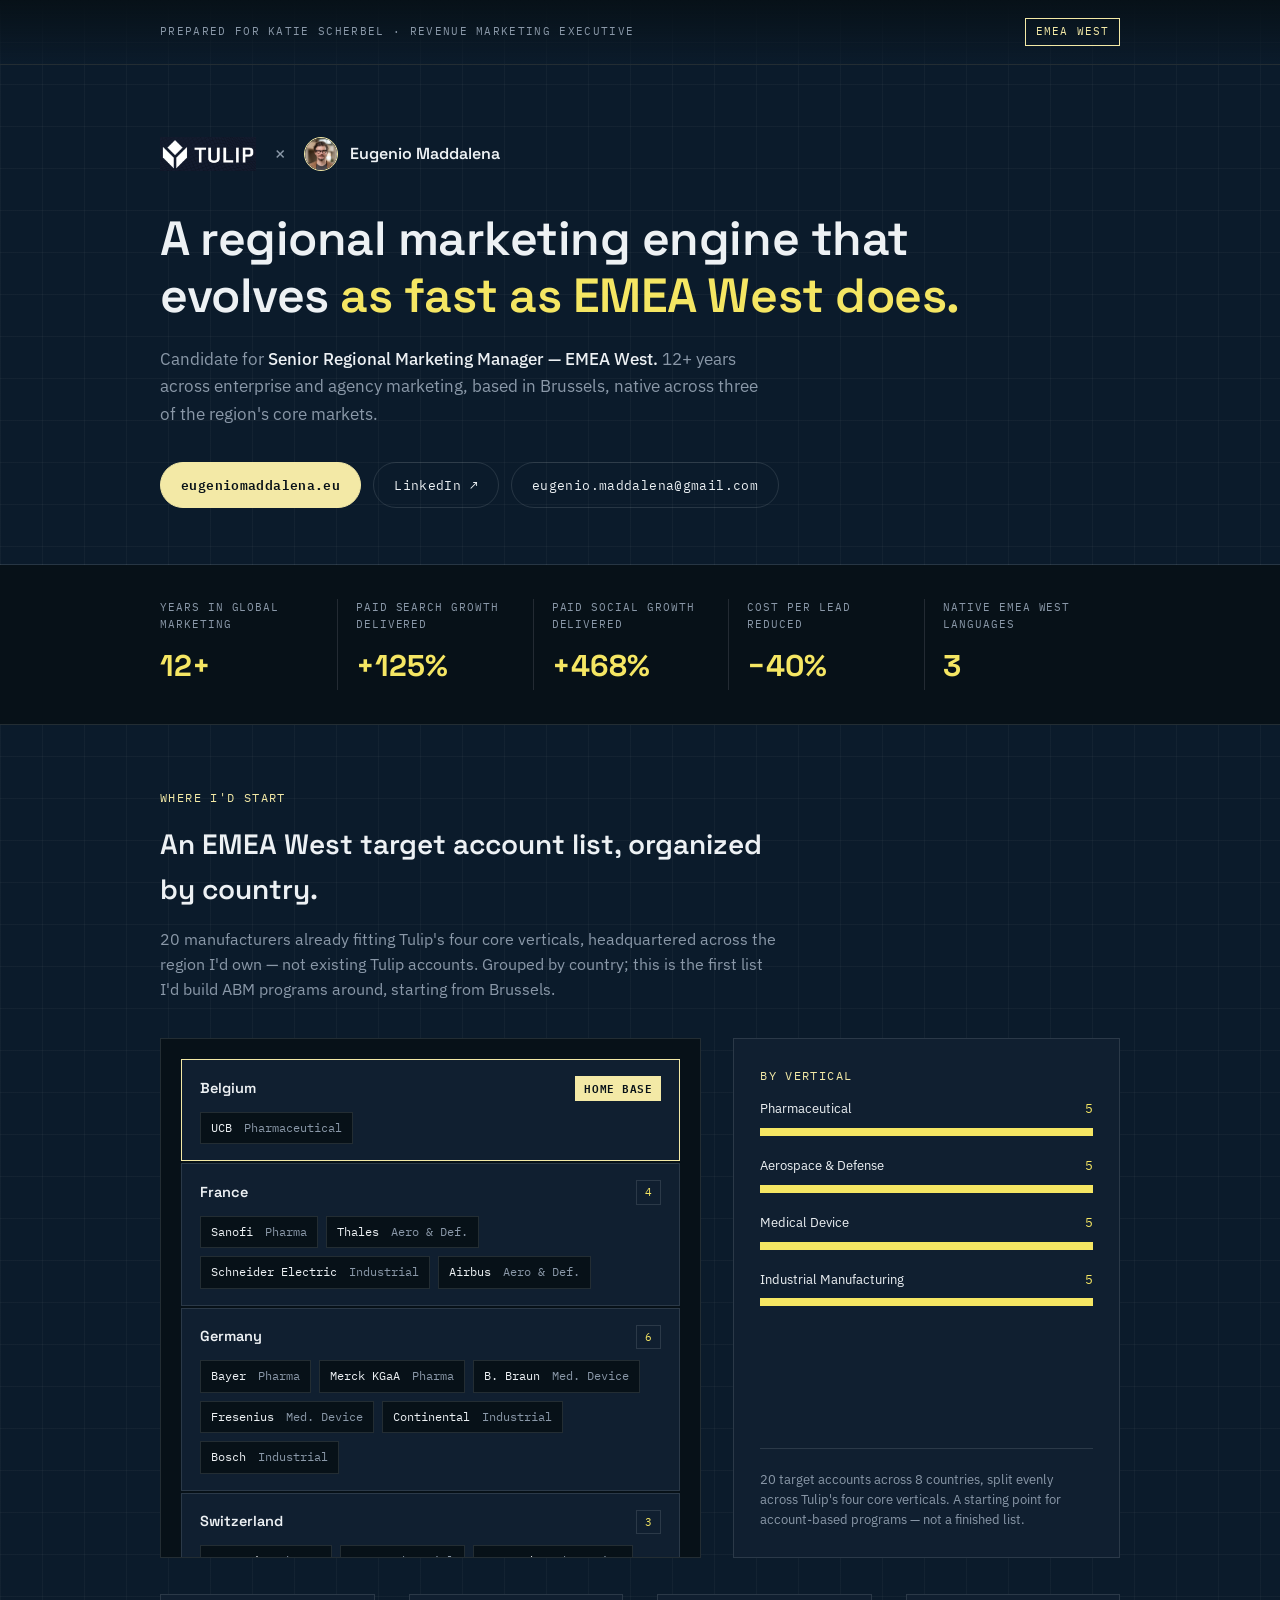
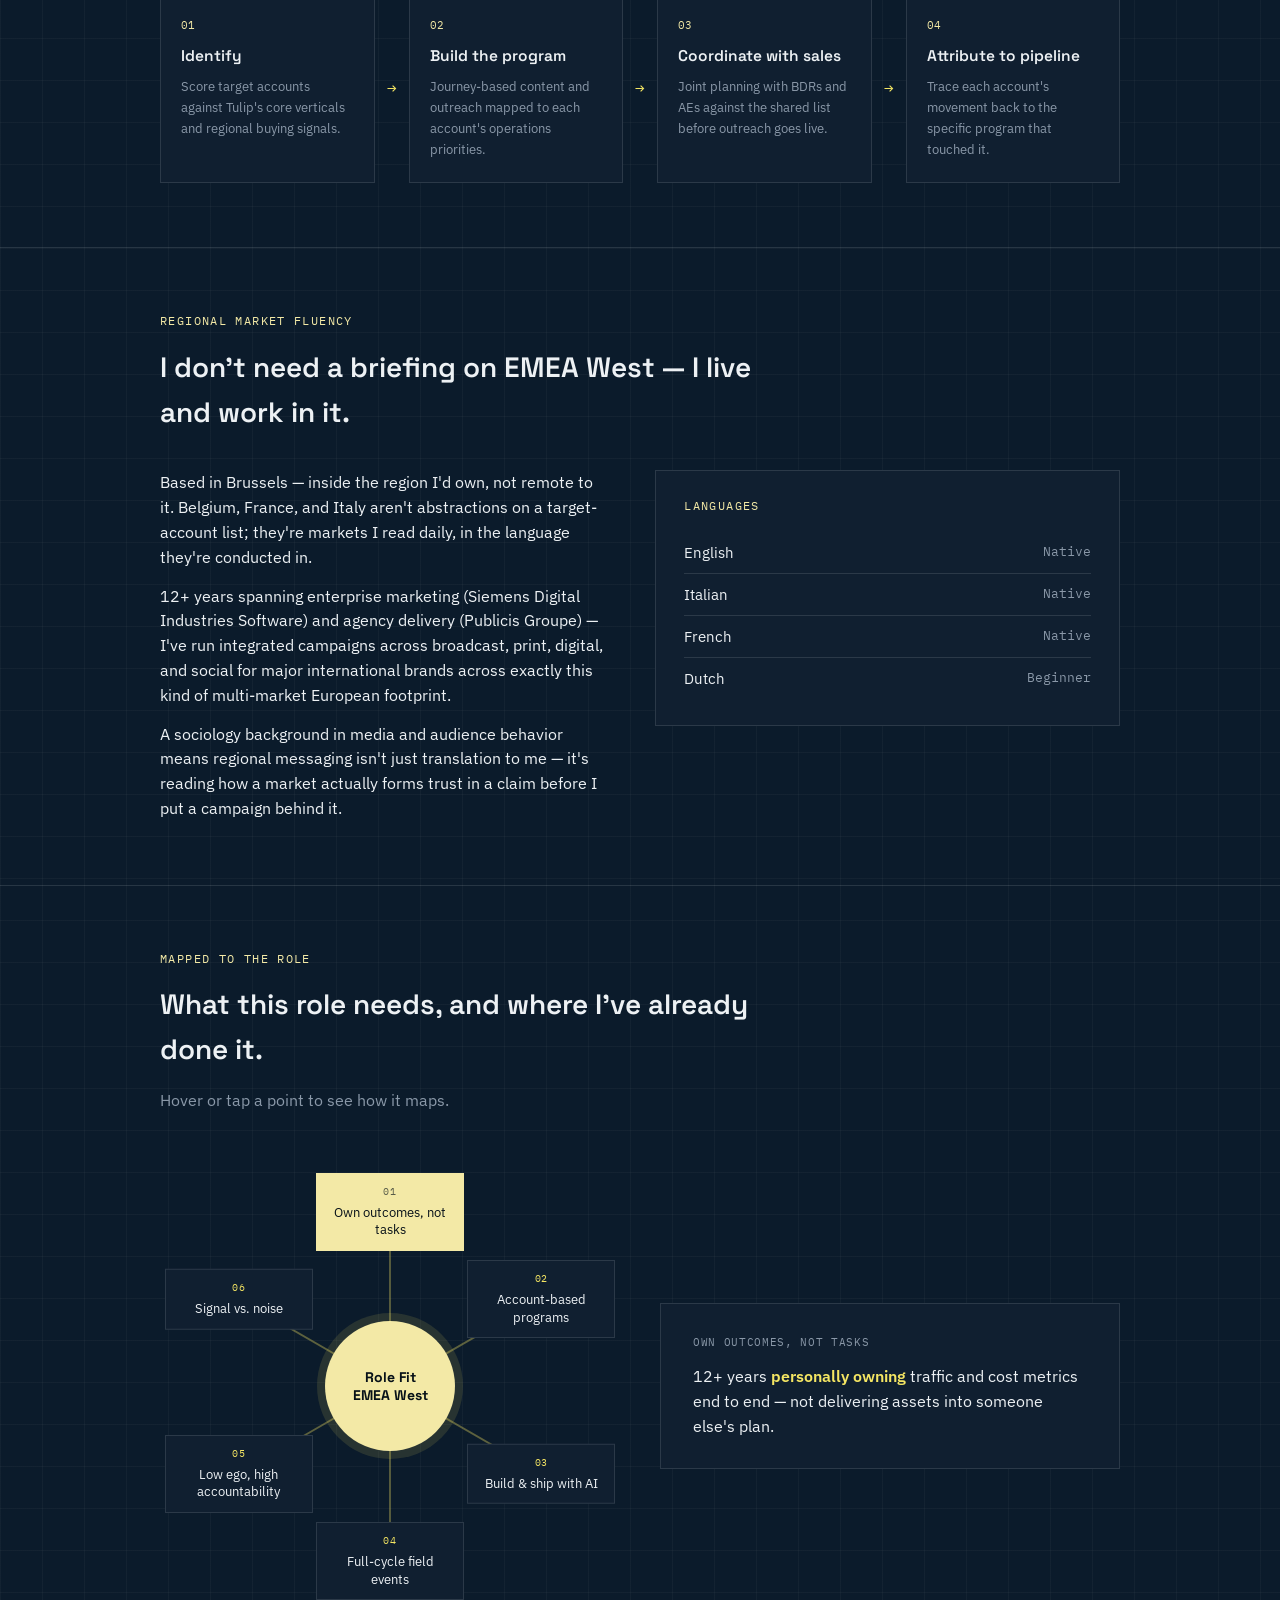
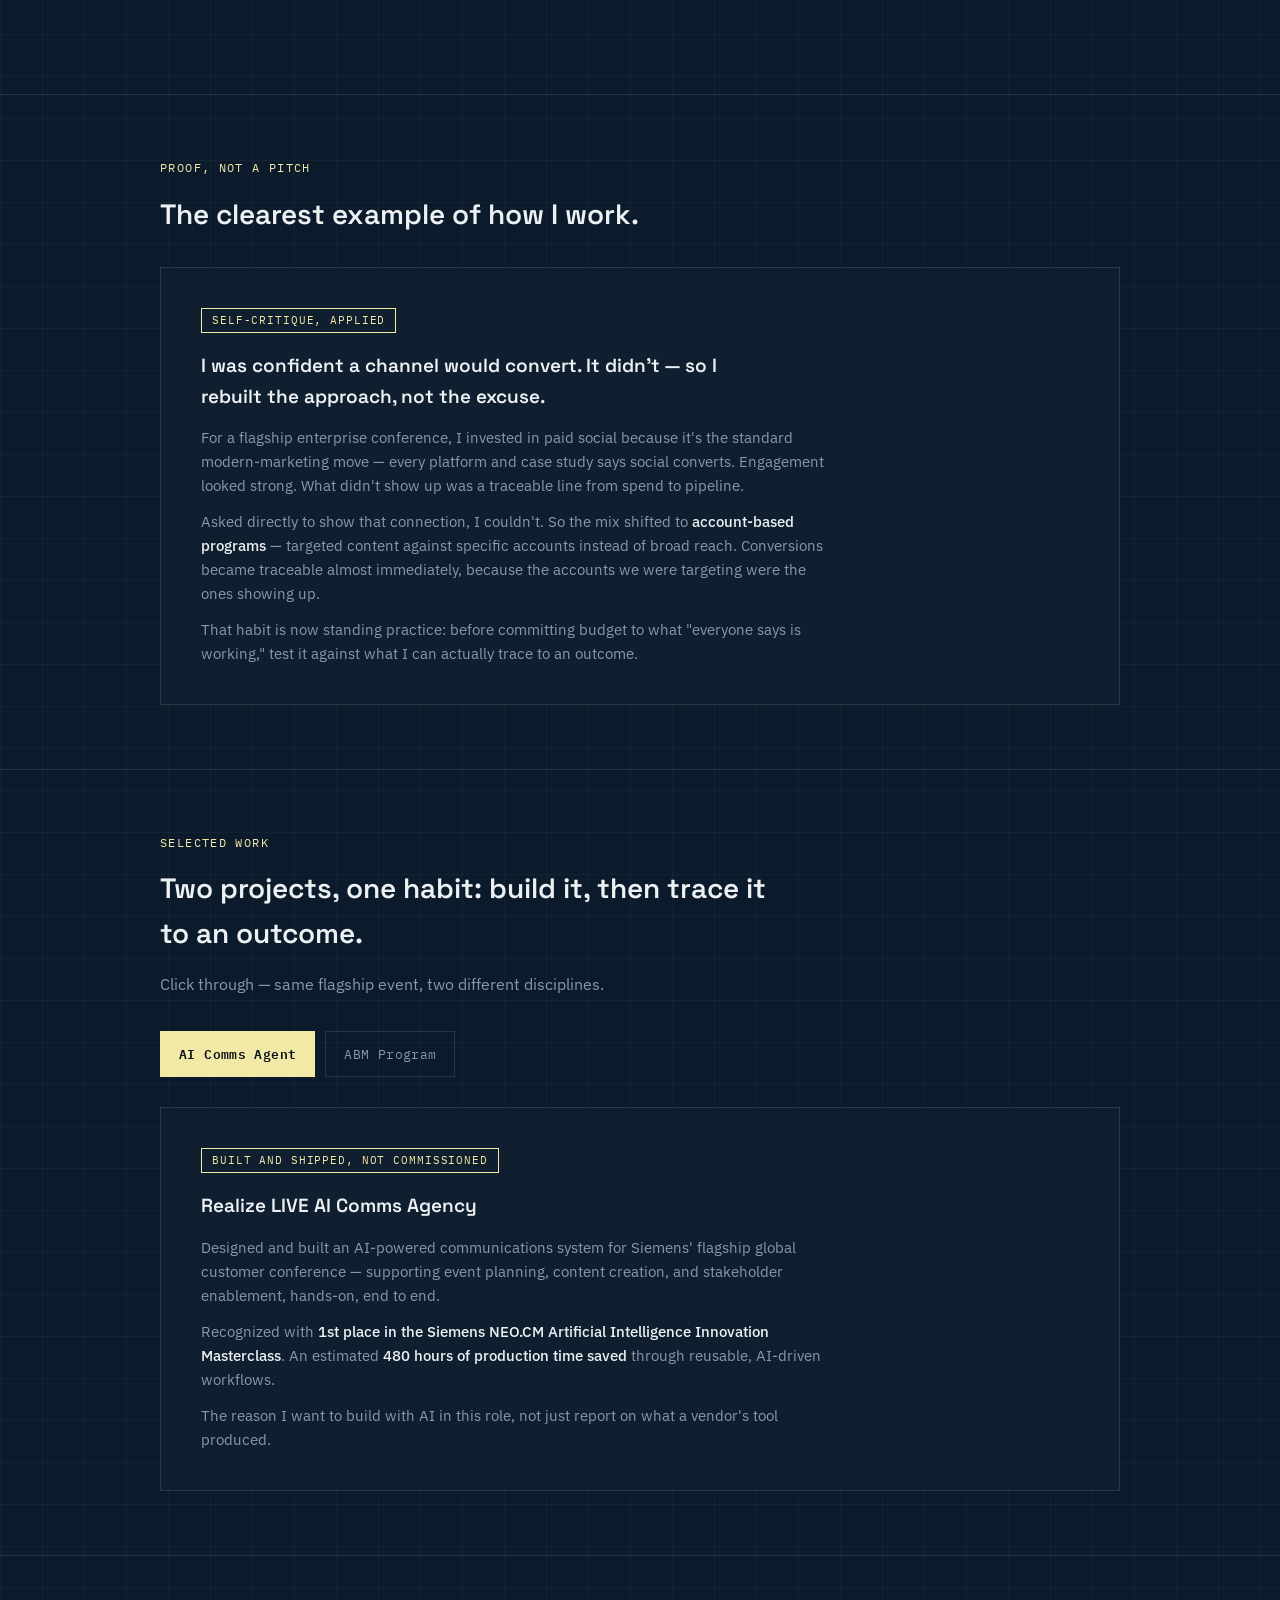
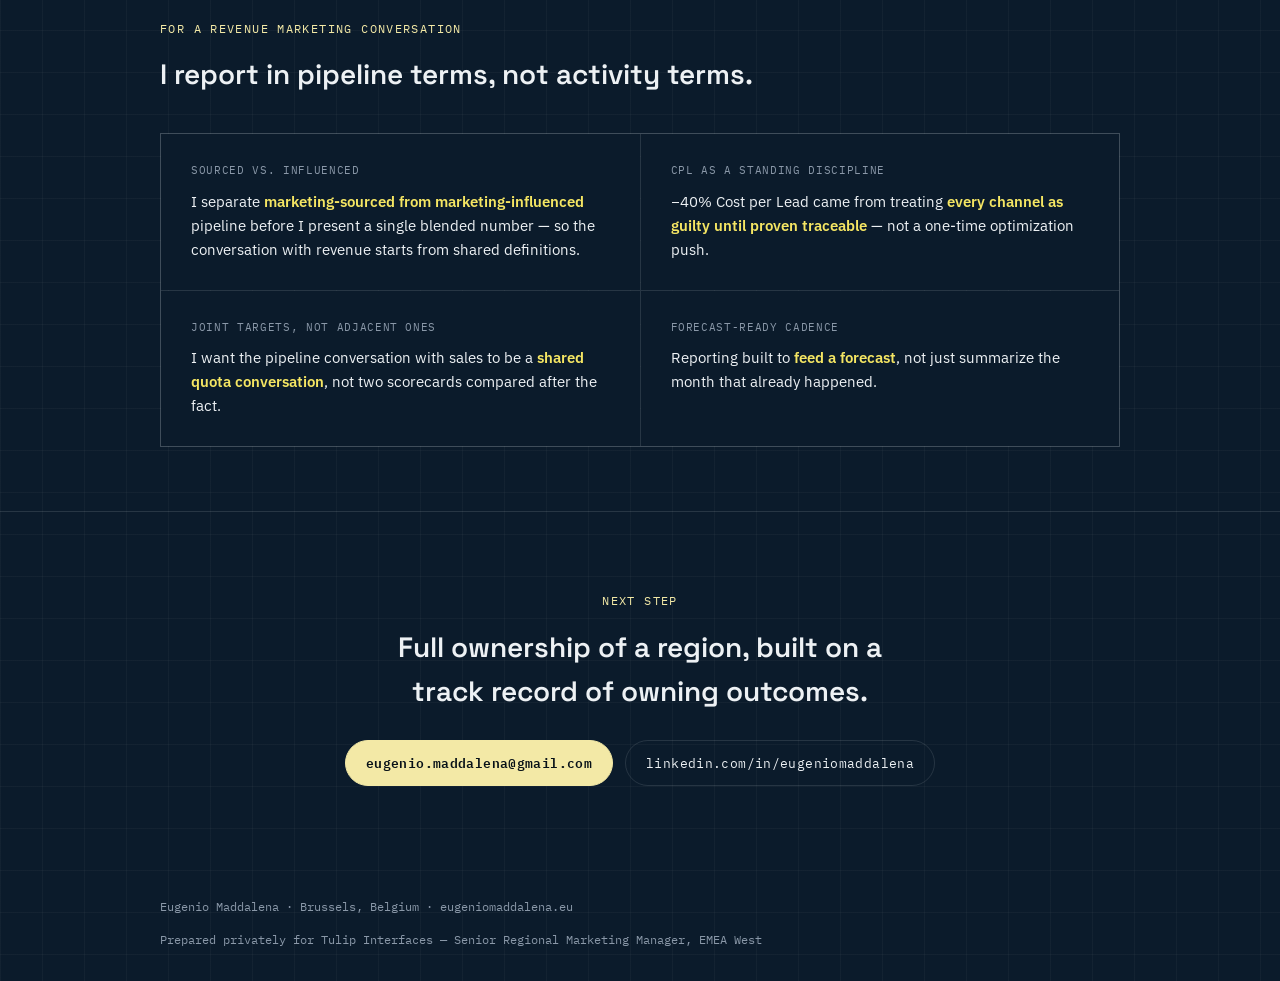
<file: tulip.html>
<!DOCTYPE html>
<html lang="en">
<head>
<meta charset="UTF-8">
<meta name="viewport" content="width=device-width, initial-scale=1.0">
<title>Eugenio Maddalena × Tulip — EMEA West</title>
<link rel="preconnect" href="https://fonts.googleapis.com">
<link href="https://fonts.googleapis.com/css2?family=Space+Grotesk:wght@500;600;700&family=IBM+Plex+Sans:wght@400;500;600&family=IBM+Plex+Mono:wght@400;500&display=swap" rel="stylesheet">
<style>
  :root{
    --navy:#0B1B2B;
    --navy-deep:#071118;
    --navy-raised:#101F30;
    --cream:#F3E9A6;
    --cream-bright:#F5E663;
    --white:#EDF1F4;
    --slate:#8A98A8;
    --line:rgba(237,241,244,0.12);
    --display:'Space Grotesk', sans-serif;
    --body:'IBM Plex Sans', sans-serif;
    --mono:'IBM Plex Mono', monospace;
  }
  *{ box-sizing:border-box; margin:0; padding:0; }
  html{ scroll-behavior:smooth; }
  body{
    background:var(--navy);
    color:var(--white);
    font-family:var(--body);
    line-height:1.6;
    background-image:
      linear-gradient(rgba(237,241,244,0.035) 1px, transparent 1px),
      linear-gradient(90deg, rgba(237,241,244,0.035) 1px, transparent 1px);
    background-size:42px 42px;
  }
  .wrap{ max-width:1040px; margin:0 auto; padding:0 40px; }
  a{ color:inherit; text-decoration:none; }

  /* ---- top bar ---- */
  .topbar{
    border-bottom:1px solid var(--line);
    background:linear-gradient(180deg, var(--navy-deep), rgba(11,27,43,0.4));
  }
  .topbar .wrap{
    display:flex; align-items:center; justify-content:space-between;
    height:64px;
  }
  .topbar-label{
    font-family:var(--mono); font-size:11px; letter-spacing:.12em;
    text-transform:uppercase; color:var(--slate);
  }
  .topbar-mark{
    font-family:var(--mono); font-size:11px; letter-spacing:.1em; color:var(--cream);
    border:1px solid var(--cream); padding:4px 10px;
  }

  /* ---- hero ---- */
  .hero{ padding:72px 0 56px; border-bottom:1px solid var(--line); position:relative; }
  .lockup{ display:flex; align-items:center; gap:18px; margin-bottom:40px; }
  .lockup img{ height:34px; width:auto; display:block; }
  .lockup .x{ font-family:var(--display); font-size:20px; color:var(--slate); }
  .lockup .em{
    display:flex; align-items:center; gap:12px;
  }
  .avatar{
    width:38px; height:38px; border-radius:50%;
    background:var(--navy-raised);
    border:1px solid var(--cream);
    display:block;
    object-fit:cover;
  }
  .lockup .em-name{ font-family:var(--display); font-weight:600; font-size:16px; color:var(--white); }

  h1{
    font-family:var(--display);
    font-weight:600;
    font-size:clamp(30px, 4.4vw, 48px);
    line-height:1.18;
    letter-spacing:-.01em;
    max-width:820px;
    margin-bottom:22px;
  }
  h1 .accent{ color:var(--cream-bright); }
  .hero-sub{
    font-size:17px;
    color:var(--slate);
    max-width:600px;
    margin-bottom:34px;
  }
  .hero-sub strong{ color:var(--white); font-weight:500; }
  .pill-row{ display:flex; gap:12px; flex-wrap:wrap; }
  .pill{
    font-family:var(--mono); font-size:12.5px; letter-spacing:.03em;
    padding:12px 20px; border-radius:999px;
    border:1px solid var(--line);
  }
  .pill.primary{ background:var(--cream); color:var(--navy-deep); border-color:var(--cream); font-weight:600; }
  .pill.ghost{ color:var(--white); }

  /* ---- stat strip (signature element) ---- */
  .stats{
    border-bottom:1px solid var(--line);
    background:var(--navy-deep);
  }
  .stats .wrap{
    display:flex;
    padding:34px 40px;
  }
  .stat{ flex:1 1 0; padding:0 18px; border-left:1px solid var(--line); }
  .stat:first-child{ border-left:none; padding-left:0; }
  .stat-label{
    font-family:var(--mono); font-size:10.5px; letter-spacing:.09em; text-transform:uppercase;
    color:var(--slate); margin-bottom:10px; display:block; min-height:28px;
  }
  .stat-value{ font-family:var(--display); font-weight:700; font-size:clamp(22px,2.6vw,30px); color:var(--cream-bright); }

  @media (max-width:900px){
    .stats .wrap{ flex-wrap:wrap; gap:24px; }
    .stat{ flex:1 1 40%; border-left:none; padding-left:0; }
  }

  /* ---- sections ---- */
  section{ padding:64px 0; border-bottom:1px solid var(--line); }
  section:last-of-type{ border-bottom:none; }
  .eyebrow{
    font-family:var(--mono); font-size:11.5px; letter-spacing:.12em; text-transform:uppercase;
    color:var(--cream); margin-bottom:14px; display:block;
  }
  h2{
    font-family:var(--display); font-weight:600; font-size:clamp(22px,2.8vw,28px);
    margin-bottom:16px; max-width:640px;
  }
  .lede{ color:var(--slate); font-size:15.5px; max-width:620px; margin-bottom:8px; }

  .region-grid{ display:flex; gap:48px; margin-top:36px; align-items:flex-start; }
  .region-grid > div:first-child{ flex:1.1 1 0; }
  .region-grid > .lang-box{ flex:1 1 0; }
  .region-grid p{ color:var(--white); font-size:15.5px; margin-bottom:14px; }
  .region-grid p:last-child{ margin-bottom:0; }
  .lang-box{
    background:var(--navy-raised); border:1px solid var(--line); padding:26px 28px;
  }
  .lang-box .eyebrow{ margin-bottom:16px; }
  .lang-row{ display:flex; justify-content:space-between; padding:9px 0; border-top:1px solid var(--line); font-size:14.5px; }
  .lang-row:first-of-type{ border-top:none; }
  .lang-row span:last-child{ color:var(--slate); font-family:var(--mono); font-size:12.5px; }

  @media (max-width:800px){ .region-grid{ flex-direction:column; } }

  /* ---- fit grid ---- */
  .fit-grid{
    display:flex; flex-wrap:wrap; gap:1px;
    background:var(--line); border:1px solid var(--line); margin-top:36px;
  }
  .fit-card{ background:var(--navy); padding:28px 30px; flex:1 1 calc(50% - 1px); }
  .fit-need{
    font-family:var(--mono); font-size:11px; letter-spacing:.06em; text-transform:uppercase;
    color:var(--slate); margin-bottom:10px;
  }
  .fit-answer{ font-size:15px; color:var(--white); }
  .fit-answer strong{ color:var(--cream-bright); font-weight:600; }
  @media (max-width:800px){ .fit-card{ flex:1 1 100%; } }

  /* ---- proof case ---- */
  .case{
    background:var(--navy-raised); border:1px solid var(--line);
    padding:38px 40px; margin-top:30px;
  }
  .case-tag{
    font-family:var(--mono); font-size:11px; letter-spacing:.08em; text-transform:uppercase;
    color:var(--cream); border:1px solid var(--cream); display:inline-block; padding:3px 10px; margin-bottom:18px;
  }
  .case h3{ font-family:var(--display); font-size:19px; font-weight:600; margin-bottom:14px; max-width:560px; }
  .case p{ color:var(--slate); font-size:15px; max-width:640px; margin-bottom:12px; }
  .case p:last-child{ margin-bottom:0; }
  .case p strong{ color:var(--white); font-weight:500; }

  /* ---- closing ---- */
  .closing{ text-align:center; padding:80px 0; }
  .closing h2{ margin:0 auto 26px; max-width:560px; }
  .closing .pill-row{ justify-content:center; }

  footer{ padding:32px 0; }
  footer .wrap{ display:flex; justify-content:space-between; align-items:center; flex-wrap:wrap; gap:14px; }
  footer .foot-note{ font-family:var(--mono); font-size:11.5px; color:var(--slate); }

  /* ---- territory: country board + vertical mix ---- */
  .territory-layout{ display:flex; gap:32px; margin-top:36px; align-items:stretch; }
  .map-panel.country-board{
    flex:1.5 1 0; background:var(--navy-deep);
    border:1px solid var(--line);
    height:520px; overflow-y:auto;
    padding:20px; display:flex; flex-direction:column; gap:1px;
  }
  .country-card{
    background:var(--navy-raised); border:1px solid var(--line);
    padding:16px 18px; margin-bottom:1px;
  }
  .country-card.home-country{ border-color:var(--cream); }
  .country-head{ display:flex; align-items:center; gap:10px; margin-bottom:11px; }
  .country-head .cname{ font-family:var(--display); font-weight:600; font-size:14.5px; color:var(--white); flex:1; }
  .country-head .ccount{
    font-family:var(--mono); font-size:10.5px; letter-spacing:.05em; text-transform:uppercase;
    color:var(--cream-bright); border:1px solid var(--line); padding:3px 8px;
  }
  .home-country .country-head .ccount{ color:var(--navy-deep); background:var(--cream); border-color:var(--cream); font-weight:600; }
  .chip-row{ display:flex; flex-wrap:wrap; gap:8px; }
  .acct-chip{
    font-family:var(--mono); font-size:11.5px; color:var(--white);
    background:var(--navy-deep); border:1px solid var(--line); padding:6px 10px;
  }
  .acct-chip em{ font-style:normal; color:var(--slate); margin-left:5px; }

  .vertical-panel{
    flex:1 1 0; background:var(--navy-raised); border:1px solid var(--line);
    padding:28px 26px; display:flex; flex-direction:column;
  }
  .bar-row{ margin-bottom:20px; }
  .bar-row:last-child{ margin-bottom:0; }
  .bar-head{ display:flex; justify-content:space-between; font-size:13px; margin-bottom:8px; }
  .bar-head .v-name{ color:var(--white); }
  .bar-head .v-count{ font-family:var(--mono); color:var(--cream-bright); }
  .bar-track{ height:8px; background:rgba(237,241,244,0.08); }
  .bar-fill{ height:100%; background:var(--cream-bright); }
  .vertical-panel .foot{ margin-top:auto; padding-top:20px; border-top:1px solid var(--line); font-size:12.5px; color:var(--slate); }

  @media (max-width:900px){
    .territory-layout{ flex-direction:column; }
    .map-panel.country-board{ height:auto; max-height:460px; }
  }

  /* ---- ABM motion flow ---- */
  .flow{ display:flex; align-items:stretch; gap:0; margin-top:36px; flex-wrap:wrap; }
  .flow-step{
    flex:1 1 0; min-width:170px; background:var(--navy-raised); border:1px solid var(--line);
    padding:22px 20px; position:relative;
  }
  .flow-step .fnum{ font-family:var(--mono); font-size:11px; color:var(--cream); margin-bottom:10px; display:block; }
  .flow-step h4{ font-family:var(--display); font-size:15.5px; font-weight:600; margin-bottom:8px; }
  .flow-step p{ font-size:13px; color:var(--slate); }
  .flow-arrow{
    flex:0 0 34px; display:flex; align-items:center; justify-content:center;
    color:var(--cream-bright); font-family:var(--mono); font-size:16px;
  }
  @media (max-width:800px){ .flow-arrow{ flex:0 0 100%; transform:rotate(90deg); padding:4px 0; } }

  /* ---- selected work tabs ---- */
  .tab-row{ display:flex; gap:10px; margin:34px 0 0; flex-wrap:wrap; }
  .tab-btn{
    font-family:var(--mono); font-size:12.5px; letter-spacing:.03em;
    padding:11px 18px; border:1px solid var(--line); background:transparent; color:var(--slate);
    cursor:pointer; transition:background .15s ease, color .15s ease, border-color .15s ease;
  }
  .tab-btn.active{ background:var(--cream); border-color:var(--cream); color:var(--navy-deep); font-weight:600; }
  .tab-panel{ display:none; }
  .tab-panel.active{ display:block; }

  /* ---- radial fit diagram (interactive) ---- */
  .radial-section{
    display:flex; align-items:center; gap:40px; margin-top:30px; flex-wrap:wrap;
  }
  .radial-wrap{
    position:relative; width:460px; height:460px; flex:0 0 auto;
    margin:14px auto;
  }
  .radial-svg{ position:absolute; top:0; left:0; right:0; bottom:0; width:100%; height:100%; }
  .radial-hub{
    position:absolute; left:50%; top:50%; transform:translate(-50%,-50%);
    width:130px; height:130px; border-radius:50%;
    background:var(--cream); color:var(--navy-deep);
    display:flex; align-items:center; justify-content:center; text-align:center;
    font-family:var(--display); font-weight:700; font-size:14px; line-height:1.3;
    padding:10px; box-shadow:0 0 0 8px rgba(245,230,99,0.12);
  }
  .radial-node{
    position:absolute; transform:translate(-50%,-50%); width:148px;
    background:var(--navy-raised); border:1px solid var(--line);
    padding:11px 14px; text-align:center; font-size:12.5px; color:var(--white); line-height:1.4;
    cursor:pointer; transition:background .15s ease, border-color .15s ease, transform .15s ease;
  }
  .radial-node:hover{ border-color:var(--cream); transform:translate(-50%,-50%) scale(1.04); }
  .radial-node.active{ background:var(--cream); border-color:var(--cream); color:var(--navy-deep); }
  .radial-node.active .num{ color:var(--navy-deep); opacity:.65; }
  .radial-node .num{
    display:block; font-family:var(--mono); font-size:10px; letter-spacing:.08em;
    color:var(--cream-bright); margin-bottom:5px;
  }
  .radial-detail{
    flex:1 1 320px; min-width:280px; background:var(--navy-raised); border:1px solid var(--line);
    padding:30px 32px; min-height:150px;
  }
  .radial-detail .fit-need{
    font-family:var(--mono); font-size:11px; letter-spacing:.06em; text-transform:uppercase;
    color:var(--slate); margin-bottom:12px;
  }
  .radial-detail .fit-answer{ font-size:16px; color:var(--white); line-height:1.55; }
  .radial-detail .fit-answer strong{ color:var(--cream-bright); font-weight:600; }
  @media (max-width:900px){
    .radial-section{ flex-direction:column; }
    .radial-wrap{ width:100%; max-width:420px; height:420px; }
  }
  @media (max-width:560px){
    .radial-wrap{ height:380px; }
    .radial-node{ width:112px; font-size:10.5px; padding:8px 9px; }
    .radial-hub{ width:100px; height:100px; font-size:11.5px; }
  }
</style>
</head>
<body>

<div class="topbar">
  <div class="wrap">
    <span class="topbar-label">Prepared for Katie Scherbel · Revenue Marketing Executive</span>
    <span class="topbar-mark">EMEA WEST</span>
  </div>
</div>

<section class="hero">
  <div class="wrap">
    <div class="lockup">
      <img src="[data-uri]" alt="Tulip logo">
      <span class="x">×</span>
      <div class="em">
        <img class="avatar" src="[data-uri]" alt="Eugenio Maddalena">
        <span class="em-name">Eugenio Maddalena</span>
      </div>
    </div>

    <h1>A regional marketing engine that evolves <span class="accent">as fast as EMEA West does.</span></h1>
    <p class="hero-sub">Candidate for <strong>Senior Regional Marketing Manager — EMEA West.</strong> 12+ years across enterprise and agency marketing, based in Brussels, native across three of the region's core markets.</p>
    <div class="pill-row">
      <a class="pill primary" href="https://eugeniomaddalena.eu" target="_blank">eugeniomaddalena.eu</a>
      <a class="pill ghost" href="https://www.linkedin.com/in/eugeniomaddalena/" target="_blank">LinkedIn ↗</a>
      <a class="pill ghost" href="mailto:eugenio.maddalena@gmail.com">eugenio.maddalena@gmail.com</a>
    </div>
  </div>
</section>

<div class="stats">
  <div class="wrap">
    <div class="stat">
      <span class="stat-label">Years in global marketing</span>
      <span class="stat-value">12+</span>
    </div>
    <div class="stat">
      <span class="stat-label">Paid search growth delivered</span>
      <span class="stat-value">+125%</span>
    </div>
    <div class="stat">
      <span class="stat-label">Paid social growth delivered</span>
      <span class="stat-value">+468%</span>
    </div>
    <div class="stat">
      <span class="stat-label">Cost per lead reduced</span>
      <span class="stat-value">−40%</span>
    </div>
    <div class="stat">
      <span class="stat-label">Native EMEA West languages</span>
      <span class="stat-value">3</span>
    </div>
  </div>
</div>

<section id="territory">
  <div class="wrap">
    <span class="eyebrow">Where I'd start</span>
    <h2>An EMEA West target account list, organized by country.</h2>
    <p class="lede">20 manufacturers already fitting Tulip's four core verticals, headquartered across the region I'd own — not existing Tulip accounts. Grouped by country; this is the first list I'd build ABM programs around, starting from Brussels.</p>

    <div class="territory-layout">
      <div class="map-panel country-board">
        <div class="country-card home-country">
          <div class="country-head"><span class="cname">Belgium</span><span class="ccount">Home base</span></div>
          <div class="chip-row"><span class="acct-chip">UCB <em>Pharmaceutical</em></span></div>
        </div>
        <div class="country-card">
          <div class="country-head"><span class="cname">France</span><span class="ccount">4</span></div>
          <div class="chip-row">
            <span class="acct-chip">Sanofi <em>Pharma</em></span>
            <span class="acct-chip">Thales <em>Aero &amp; Def.</em></span>
            <span class="acct-chip">Schneider Electric <em>Industrial</em></span>
            <span class="acct-chip">Airbus <em>Aero &amp; Def.</em></span>
          </div>
        </div>
        <div class="country-card">
          <div class="country-head"><span class="cname">Germany</span><span class="ccount">6</span></div>
          <div class="chip-row">
            <span class="acct-chip">Bayer <em>Pharma</em></span>
            <span class="acct-chip">Merck KGaA <em>Pharma</em></span>
            <span class="acct-chip">B. Braun <em>Med. Device</em></span>
            <span class="acct-chip">Fresenius <em>Med. Device</em></span>
            <span class="acct-chip">Continental <em>Industrial</em></span>
            <span class="acct-chip">Bosch <em>Industrial</em></span>
          </div>
        </div>
        <div class="country-card">
          <div class="country-head"><span class="cname">Switzerland</span><span class="ccount">3</span></div>
          <div class="chip-row">
            <span class="acct-chip">Novartis <em>Pharma</em></span>
            <span class="acct-chip">ABB <em>Industrial</em></span>
            <span class="acct-chip">Ypsomed <em>Med. Device</em></span>
          </div>
        </div>
        <div class="country-card">
          <div class="country-head"><span class="cname">United Kingdom</span><span class="ccount">2</span></div>
          <div class="chip-row">
            <span class="acct-chip">BAE Systems <em>Aero &amp; Def.</em></span>
            <span class="acct-chip">Rolls-Royce <em>Aero &amp; Def.</em></span>
          </div>
        </div>
        <div class="country-card">
          <div class="country-head"><span class="cname">Netherlands</span><span class="ccount">1</span></div>
          <div class="chip-row"><span class="acct-chip">Philips <em>Med. Device</em></span></div>
        </div>
        <div class="country-card">
          <div class="country-head"><span class="cname">Sweden</span><span class="ccount">2</span></div>
          <div class="chip-row">
            <span class="acct-chip">Getinge <em>Med. Device</em></span>
            <span class="acct-chip">Atlas Copco <em>Industrial</em></span>
          </div>
        </div>
        <div class="country-card">
          <div class="country-head"><span class="cname">Italy</span><span class="ccount">1</span></div>
          <div class="chip-row"><span class="acct-chip">Leonardo <em>Aero &amp; Def.</em></span></div>
        </div>
      </div>

      <div class="vertical-panel">
        <span class="eyebrow">By vertical</span>
        <div class="bar-row">
          <div class="bar-head"><span class="v-name">Pharmaceutical</span><span class="v-count">5</span></div>
          <div class="bar-track"><div class="bar-fill" style="width:100%"></div></div>
        </div>
        <div class="bar-row">
          <div class="bar-head"><span class="v-name">Aerospace &amp; Defense</span><span class="v-count">5</span></div>
          <div class="bar-track"><div class="bar-fill" style="width:100%"></div></div>
        </div>
        <div class="bar-row">
          <div class="bar-head"><span class="v-name">Medical Device</span><span class="v-count">5</span></div>
          <div class="bar-track"><div class="bar-fill" style="width:100%"></div></div>
        </div>
        <div class="bar-row">
          <div class="bar-head"><span class="v-name">Industrial Manufacturing</span><span class="v-count">5</span></div>
          <div class="bar-track"><div class="bar-fill" style="width:100%"></div></div>
        </div>
        <p class="foot">20 target accounts across 8 countries, split evenly across Tulip's four core verticals. A starting point for account-based programs — not a finished list.</p>
      </div>
    </div>

    <div class="flow">
      <div class="flow-step">
        <span class="fnum">01</span>
        <h4>Identify</h4>
        <p>Score target accounts against Tulip's core verticals and regional buying signals.</p>
      </div>
      <div class="flow-arrow">→</div>
      <div class="flow-step">
        <span class="fnum">02</span>
        <h4>Build the program</h4>
        <p>Journey-based content and outreach mapped to each account's operations priorities.</p>
      </div>
      <div class="flow-arrow">→</div>
      <div class="flow-step">
        <span class="fnum">03</span>
        <h4>Coordinate with sales</h4>
        <p>Joint planning with BDRs and AEs against the shared list before outreach goes live.</p>
      </div>
      <div class="flow-arrow">→</div>
      <div class="flow-step">
        <span class="fnum">04</span>
        <h4>Attribute to pipeline</h4>
        <p>Trace each account's movement back to the specific program that touched it.</p>
      </div>
    </div>
  </div>
</section>

<section id="region">
  <div class="wrap">
    <span class="eyebrow">Regional market fluency</span>
    <h2>I don't need a briefing on EMEA West — I live and work in it.</h2>
    <div class="region-grid">
      <div>
        <p>Based in Brussels — inside the region I'd own, not remote to it. Belgium, France, and Italy aren't abstractions on a target-account list; they're markets I read daily, in the language they're conducted in.</p>
        <p>12+ years spanning enterprise marketing (Siemens Digital Industries Software) and agency delivery (Publicis Groupe) — I've run integrated campaigns across broadcast, print, digital, and social for major international brands across exactly this kind of multi-market European footprint.</p>
        <p>A sociology background in media and audience behavior means regional messaging isn't just translation to me — it's reading how a market actually forms trust in a claim before I put a campaign behind it.</p>
      </div>
      <div class="lang-box">
        <span class="eyebrow">Languages</span>
        <div class="lang-row"><span>English</span><span>Native</span></div>
        <div class="lang-row"><span>Italian</span><span>Native</span></div>
        <div class="lang-row"><span>French</span><span>Native</span></div>
        <div class="lang-row"><span>Dutch</span><span>Beginner</span></div>
      </div>
    </div>
  </div>
</section>

<section id="fit">
  <div class="wrap">
    <span class="eyebrow">Mapped to the role</span>
    <h2>What this role needs, and where I've already done it.</h2>
    <p class="lede">Hover or tap a point to see how it maps.</p>

    <div class="radial-section">
      <div class="radial-wrap">
        <svg class="radial-svg" viewBox="0 0 100 100" preserveAspectRatio="none">
          <g stroke="rgba(245,230,99,0.35)" stroke-width="0.4" fill="none">
            <line x1="50" y1="50" x2="50" y2="12"/>
            <line x1="50" y1="50" x2="82.9" y2="31"/>
            <line x1="50" y1="50" x2="82.9" y2="69"/>
            <line x1="50" y1="50" x2="50" y2="88"/>
            <line x1="50" y1="50" x2="17.1" y2="69"/>
            <line x1="50" y1="50" x2="17.1" y2="31"/>
          </g>
        </svg>
        <div class="radial-hub">Role Fit<br>EMEA West</div>
        <div class="radial-node active" style="left:50%;top:12%"
             data-need="Own outcomes, not tasks"
             data-answer="12+ years <strong>personally owning</strong> traffic and cost metrics end to end — not delivering assets into someone else's plan.">
          <span class="num">01</span>Own outcomes, not tasks
        </div>
        <div class="radial-node" style="left:82.9%;top:31%"
             data-need="Account-based programs, target list → pipeline"
             data-answer="Shifted a flagship event's media mix to <strong>account-targeted, journey-based programs</strong> after broad-reach tactics couldn't prove conversion — traceable pipeline was the result.">
          <span class="num">02</span>Account-based programs
        </div>
        <div class="radial-node" style="left:82.9%;top:69%"
             data-need="Build and ship with AI, not just adopt it"
             data-answer="Designed and built an <strong>AI-powered communications system</strong> end to end — 1st place, Siemens NEO.CM AI Innovation Masterclass; ~480 hours of production time saved.">
          <span class="num">03</span>Build &amp; ship with AI
        </div>
        <div class="radial-node" style="left:50%;top:88%"
             data-need="Field events, planning through attribution"
             data-answer="Led marketing for a flagship global customer conference — <strong>email cadence, ABM layer, and reporting</strong> across the full event lifecycle.">
          <span class="num">04</span>Full-cycle field events
        </div>
        <div class="radial-node" style="left:17.1%;top:69%"
             data-need="Low ego, high accountability"
             data-answer="When a channel bet didn't hold up under a direct question, I said so and <strong>rebuilt the approach</strong> — rather than defending the original call.">
          <span class="num">05</span>Low ego, high accountability
        </div>
        <div class="radial-node" style="left:17.1%;top:31%"
             data-need="Analytical rigor — signal vs. noise"
             data-answer="A standing discipline: before trusting a metric or channel default, <strong>test it against what's actually shipped</strong> — not what the platform says should work.">
          <span class="num">06</span>Signal vs. noise
        </div>
      </div>

      <div class="radial-detail" id="radial-detail">
        <p class="fit-need" id="radial-detail-need">Own outcomes, not tasks</p>
        <p class="fit-answer" id="radial-detail-answer">12+ years <strong>personally owning</strong> traffic and cost metrics end to end — not delivering assets into someone else's plan.</p>
      </div>
    </div>
  </div>
</section>

<section id="proof">
  <div class="wrap">
    <span class="eyebrow">Proof, not a pitch</span>
    <h2>The clearest example of how I work.</h2>
    <div class="case">
      <span class="case-tag">Self-critique, applied</span>
      <h3>I was confident a channel would convert. It didn't — so I rebuilt the approach, not the excuse.</h3>
      <p>For a flagship enterprise conference, I invested in paid social because it's the standard modern-marketing move — every platform and case study says social converts. Engagement looked strong. What didn't show up was a traceable line from spend to pipeline.</p>
      <p>Asked directly to show that connection, I couldn't. So the mix shifted to <strong>account-based programs</strong> — targeted content against specific accounts instead of broad reach. Conversions became traceable almost immediately, because the accounts we were targeting were the ones showing up.</p>
      <p>That habit is now standing practice: before committing budget to what "everyone says is working," test it against what I can actually trace to an outcome.</p>
    </div>
  </div>
</section>

<section id="work">
  <div class="wrap">
    <span class="eyebrow">Selected work</span>
    <h2>Two projects, one habit: build it, then trace it to an outcome.</h2>
    <p class="lede">Click through — same flagship event, two different disciplines.</p>

    <div class="tab-row">
      <button class="tab-btn active" data-tab="ai">AI Comms Agent</button>
      <button class="tab-btn" data-tab="abm">ABM Program</button>
    </div>

    <div class="tab-panel active" id="tab-ai">
      <div class="case">
        <span class="case-tag">Built and shipped, not commissioned</span>
        <h3>Realize LIVE AI Comms Agency</h3>
        <p>Designed and built an AI-powered communications system for Siemens' flagship global customer conference — supporting event planning, content creation, and stakeholder enablement, hands-on, end to end.</p>
        <p>Recognized with <strong>1st place in the Siemens NEO.CM Artificial Intelligence Innovation Masterclass</strong>. An estimated <strong>480 hours of production time saved</strong> through reusable, AI-driven workflows.</p>
        <p>The reason I want to build with AI in this role, not just report on what a vendor's tool produced.</p>
      </div>
    </div>

    <div class="tab-panel" id="tab-abm">
      <div class="case">
        <span class="case-tag">Traceable pipeline over broad reach</span>
        <h3>Shifting a global conference from broad email to account-based targeting</h3>
        <p>Same flagship event, a different channel problem: email fatigue was climbing, and broad-reach social wasn't proving conversion. I added an account-based layer alongside the existing email program, targeting the same account list with more relevant, personalized content instead of more volume.</p>
        <p>The program outperformed our internal click-through benchmark and surfaced engagement from companies that hadn't shown up on the site before — accounts we could now see and follow up on, not just impressions.</p>
        <p>This is the program behind the self-critique story above — the moment traceability became the standard, not the exception.</p>
      </div>
    </div>
  </div>
</section>

<section id="revenue">
  <div class="wrap">
    <span class="eyebrow">For a revenue marketing conversation</span>
    <h2>I report in pipeline terms, not activity terms.</h2>
    <div class="fit-grid">
      <div class="fit-card">
        <p class="fit-need">Sourced vs. influenced</p>
        <p class="fit-answer">I separate <strong>marketing-sourced from marketing-influenced</strong> pipeline before I present a single blended number — so the conversation with revenue starts from shared definitions.</p>
      </div>
      <div class="fit-card">
        <p class="fit-need">CPL as a standing discipline</p>
        <p class="fit-answer">−40% Cost per Lead came from treating <strong>every channel as guilty until proven traceable</strong> — not a one-time optimization push.</p>
      </div>
      <div class="fit-card">
        <p class="fit-need">Joint targets, not adjacent ones</p>
        <p class="fit-answer">I want the pipeline conversation with sales to be a <strong>shared quota conversation</strong>, not two scorecards compared after the fact.</p>
      </div>
      <div class="fit-card">
        <p class="fit-need">Forecast-ready cadence</p>
        <p class="fit-answer">Reporting built to <strong>feed a forecast</strong>, not just summarize the month that already happened.</p>
      </div>
    </div>
  </div>
</section>

<section class="closing">
  <div class="wrap">
    <span class="eyebrow">Next step</span>
    <h2>Full ownership of a region, built on a track record of owning outcomes.</h2>
    <div class="pill-row">
      <a class="pill primary" href="mailto:eugenio.maddalena@gmail.com">eugenio.maddalena@gmail.com</a>
      <a class="pill ghost" href="https://www.linkedin.com/in/eugeniomaddalena/" target="_blank">linkedin.com/in/eugeniomaddalena</a>
    </div>
  </div>
</section>

<footer>
  <div class="wrap">
    <span class="foot-note">Eugenio Maddalena · Brussels, Belgium · eugeniomaddalena.eu</span>
    <span class="foot-note">Prepared privately for Tulip Interfaces — Senior Regional Marketing Manager, EMEA West</span>
  </div>
</footer>

<script>
  // Tab toggle — Selected Work
  document.querySelectorAll('.tab-btn').forEach(function(btn){
    btn.addEventListener('click', function(){
      document.querySelectorAll('.tab-btn').forEach(function(b){ b.classList.remove('active'); });
      document.querySelectorAll('.tab-panel').forEach(function(p){ p.classList.remove('active'); });
      btn.classList.add('active');
      document.getElementById('tab-' + btn.dataset.tab).classList.add('active');
    });
  });

  // Radial fit diagram — hover/click to update detail panel
  var detailNeed = document.getElementById('radial-detail-need');
  var detailAnswer = document.getElementById('radial-detail-answer');
  document.querySelectorAll('.radial-node').forEach(function(node){
    function activate(){
      document.querySelectorAll('.radial-node').forEach(function(n){ n.classList.remove('active'); });
      node.classList.add('active');
      detailNeed.textContent = node.dataset.need;
      detailAnswer.innerHTML = node.dataset.answer;
    }
    node.addEventListener('mouseenter', activate);
    node.addEventListener('click', activate);
    node.addEventListener('focus', activate);
  });
</script>

</body>
</html>
</file>
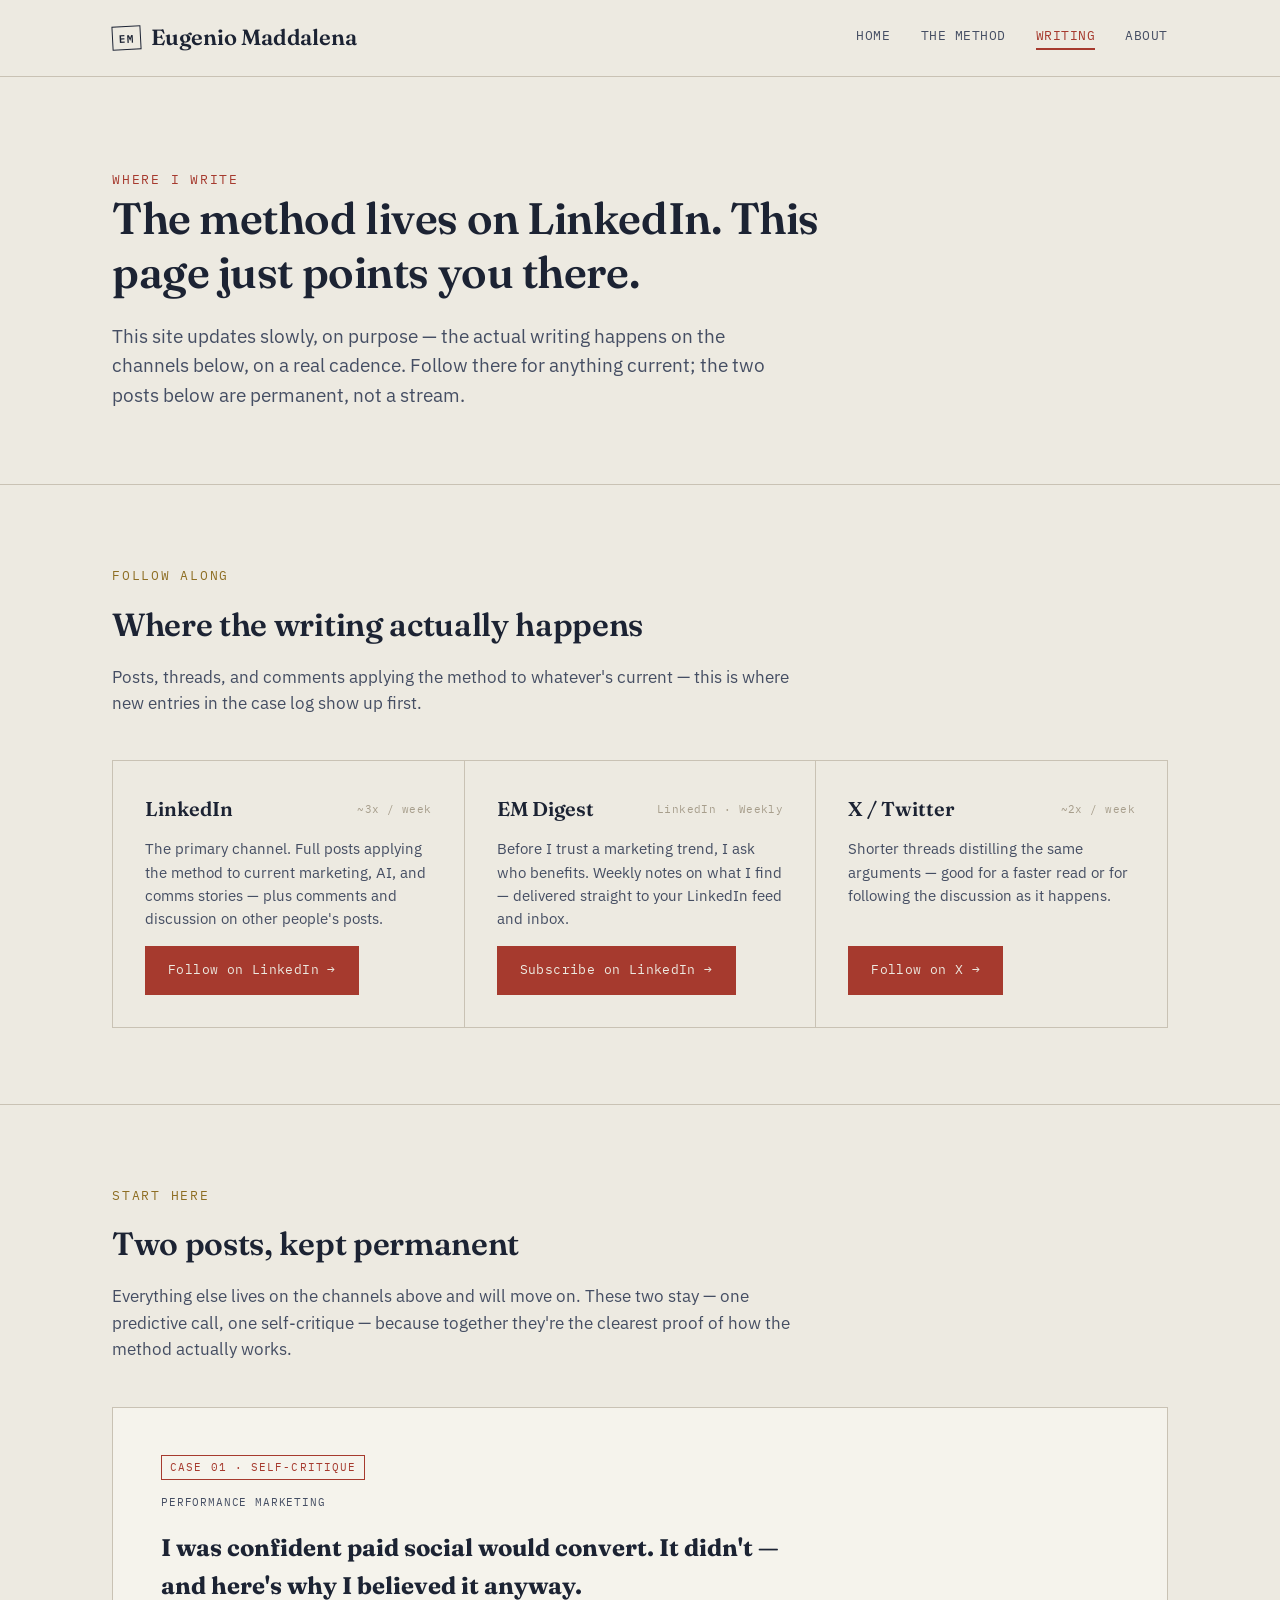
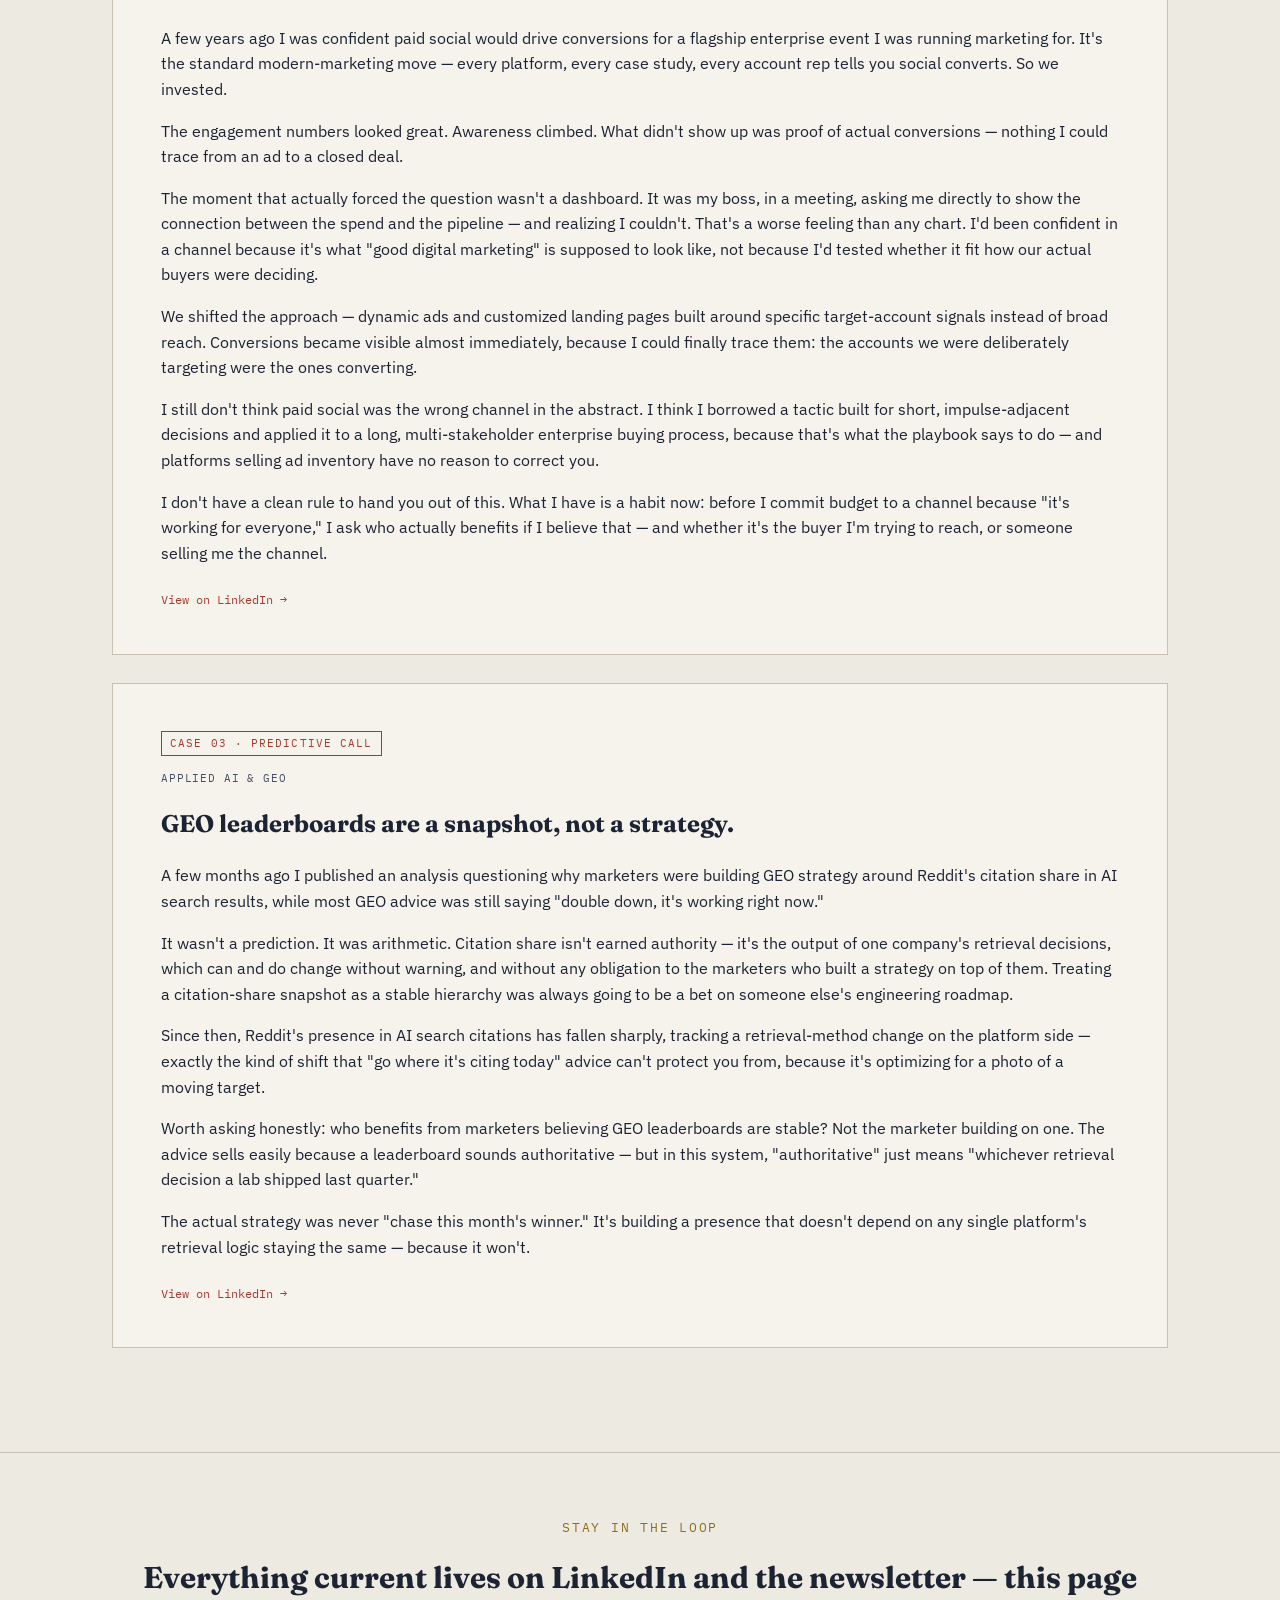
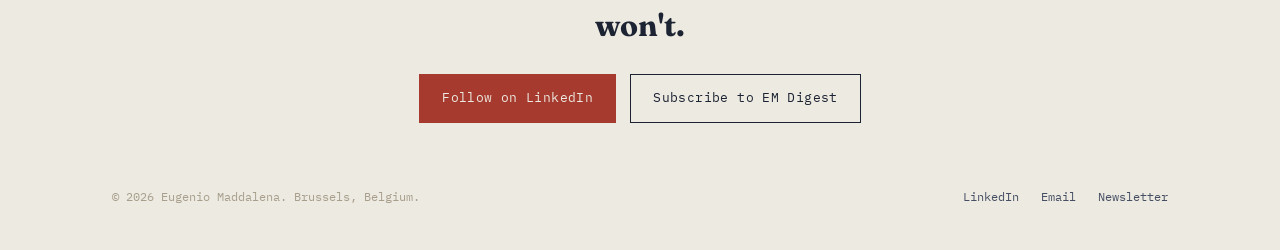
<file: writing.html>
<!DOCTYPE html>
<html lang="en">
<head>
<meta charset="UTF-8">
<meta name="viewport" content="width=device-width, initial-scale=1.0">
<title>Writing — Eugenio Maddalena</title>
<meta name="description" content="Where to follow Eugenio Maddalena's writing on marketing, AI, and communications — LinkedIn, newsletter, and more.">
<link rel="preconnect" href="https://fonts.googleapis.com">
<link href="https://fonts.googleapis.com/css2?family=Fraunces:opsz,wght@9..144,500;9..144,600;9..144,700&family=IBM+Plex+Sans:wght@400;500;600&family=IBM+Plex+Mono:wght@400;500&display=swap" rel="stylesheet">
<link rel="stylesheet" href="styles.css">
<style>
  .full-post{ border:1px solid var(--line); background:var(--paper-raised); padding:44px 48px; margin-bottom:28px; scroll-margin-top:100px; }
  .full-post .post-meta{ margin-bottom:18px; }
  .full-post h2{ font-family:var(--display); font-size:24px; margin:0 0 20px; max-width:640px; }
  .full-post .body-copy p{ color:var(--ink); font-size:16px; margin:0 0 16px; }
  .full-post .body-copy p:last-child{ margin-bottom:0; }
  .full-post .src{ margin-top:24px; font-family:var(--mono); font-size:12px; }
  .full-post .src a{ color:var(--rust); text-decoration:none; }
  @media (max-width:700px){ .full-post{ padding:30px 26px; } }
</style>
</head>
<body>

<header class="site-header">
  <div class="wrap">
    <a href="index.html" class="logo"><span class="stamp">EM</span> Eugenio Maddalena</a>
    <button class="nav-toggle" aria-label="Toggle menu" aria-expanded="false">MENU</button>
    <nav class="primary-nav">
      <a href="index.html">Home</a>
      <a href="method.html">The Method</a>
      <a href="writing.html" class="active">Writing</a>
      <a href="about.html">About</a>
    </nav>
  </div>
</header>

<main>

  <section class="hero" style="padding-bottom:56px;">
    <div class="wrap">
      <span class="eyebrow rust">Where I write</span>
      <h1 style="max-width:760px;">The method lives on LinkedIn. This page just points you there.</h1>
      <p class="lede" style="max-width:680px;">This site updates slowly, on purpose — the actual writing happens on the channels below, on a real cadence. Follow there for anything current; the two posts below are permanent, not a stream.</p>
    </div>
  </section>

  <section>
    <div class="wrap">
      <div class="section-head">
        <span class="eyebrow">Follow along</span>
        <h2>Where the writing actually happens</h2>
        <p>Posts, threads, and comments applying the method to whatever's current — this is where new entries in the case log show up first.</p>
      </div>

      <div class="channel-grid">
        <div class="channel-card">
          <div class="channel-head">
            <h3>LinkedIn</h3>
            <span class="channel-freq">~3x / week</span>
          </div>
          <p>The primary channel. Full posts applying the method to current marketing, AI, and comms stories — plus comments and discussion on other people's posts.</p>
          <a href="https://www.linkedin.com/in/eugeniomaddalena/" class="btn primary" target="_blank" rel="noopener">Follow on LinkedIn →</a>
        </div>

        <div class="channel-card">
          <div class="channel-head">
            <h3>EM Digest</h3>
            <span class="channel-freq">LinkedIn · Weekly</span>
          </div>
          <p>Before I trust a marketing trend, I ask who benefits. Weekly notes on what I find — delivered straight to your LinkedIn feed and inbox.</p>
          <a href="https://www.linkedin.com/newsletters/em-digest-6989959772242329600/" class="btn primary" target="_blank" rel="noopener">Subscribe on LinkedIn →</a>
        </div>

        <div class="channel-card">
          <div class="channel-head">
            <h3>X / Twitter</h3>
            <span class="channel-freq">~2x / week</span>
          </div>
          <p>Shorter threads distilling the same arguments — good for a faster read or for following the discussion as it happens.</p>
          <a href="https://x.com/EugenioMadda" class="btn primary" target="_blank" rel="noopener">Follow on X →</a>
        </div>
      </div>
    </div>
  </section>

  <section>
    <div class="wrap">
      <div class="section-head">
        <span class="eyebrow">Start here</span>
        <h2>Two posts, kept permanent</h2>
        <p>Everything else lives on the channels above and will move on. These two stay — one predictive call, one self-critique — because together they're the clearest proof of how the method actually works.</p>
      </div>

      <article class="full-post" id="self-critique">
        <span class="start-here-tag">Case 01 · Self-critique</span>
        <div class="post-meta"><span class="pillar-tag">Performance Marketing</span></div>
        <h2>I was confident paid social would convert. It didn't — and here's why I believed it anyway.</h2>
        <div class="body-copy">
          <p>A few years ago I was confident paid social would drive conversions for a flagship enterprise event I was running marketing for. It's the standard modern-marketing move — every platform, every case study, every account rep tells you social converts. So we invested.</p>
          <p>The engagement numbers looked great. Awareness climbed. What didn't show up was proof of actual conversions — nothing I could trace from an ad to a closed deal.</p>
          <p>The moment that actually forced the question wasn't a dashboard. It was my boss, in a meeting, asking me directly to show the connection between the spend and the pipeline — and realizing I couldn't. That's a worse feeling than any chart. I'd been confident in a channel because it's what "good digital marketing" is supposed to look like, not because I'd tested whether it fit how our actual buyers were deciding.</p>
          <p>We shifted the approach — dynamic ads and customized landing pages built around specific target-account signals instead of broad reach. Conversions became visible almost immediately, because I could finally trace them: the accounts we were deliberately targeting were the ones converting.</p>
          <p>I still don't think paid social was the wrong channel in the abstract. I think I borrowed a tactic built for short, impulse-adjacent decisions and applied it to a long, multi-stakeholder enterprise buying process, because that's what the playbook says to do — and platforms selling ad inventory have no reason to correct you.</p>
          <p>I don't have a clean rule to hand you out of this. What I have is a habit now: before I commit budget to a channel because "it's working for everyone," I ask who actually benefits if I believe that — and whether it's the buyer I'm trying to reach, or someone selling me the channel.</p>
        </div>
        <div class="src"><a href="https://www.linkedin.com/in/eugeniomaddalena/" target="_blank" rel="noopener">View on LinkedIn →</a></div>
      </article>

      <article class="full-post" id="geo">
        <span class="start-here-tag">Case 03 · Predictive call</span>
        <div class="post-meta"><span class="pillar-tag">Applied AI &amp; GEO</span></div>
        <h2>GEO leaderboards are a snapshot, not a strategy.</h2>
        <div class="body-copy">
          <p>A few months ago I published an analysis questioning why marketers were building GEO strategy around Reddit's citation share in AI search results, while most GEO advice was still saying "double down, it's working right now."</p>
          <p>It wasn't a prediction. It was arithmetic. Citation share isn't earned authority — it's the output of one company's retrieval decisions, which can and do change without warning, and without any obligation to the marketers who built a strategy on top of them. Treating a citation-share snapshot as a stable hierarchy was always going to be a bet on someone else's engineering roadmap.</p>
          <p>Since then, Reddit's presence in AI search citations has fallen sharply, tracking a retrieval-method change on the platform side — exactly the kind of shift that "go where it's citing today" advice can't protect you from, because it's optimizing for a photo of a moving target.</p>
          <p>Worth asking honestly: who benefits from marketers believing GEO leaderboards are stable? Not the marketer building on one. The advice sells easily because a leaderboard sounds authoritative — but in this system, "authoritative" just means "whichever retrieval decision a lab shipped last quarter."</p>
          <p>The actual strategy was never "chase this month's winner." It's building a presence that doesn't depend on any single platform's retrieval logic staying the same — because it won't.</p>
        </div>
        <div class="src"><a href="https://www.linkedin.com/in/eugeniomaddalena/" target="_blank" rel="noopener">View on LinkedIn →</a></div>
      </article>
    </div>
  </section>

  <section class="center-cta">
    <div class="wrap" style="text-align:center;">
      <span class="eyebrow">Stay in the loop</span>
      <h2 style="font-family:var(--display); font-size:clamp(22px,3vw,30px); margin:14px 0 24px;">Everything current lives on LinkedIn and the newsletter — this page won't.</h2>
      <div class="btn-row" style="justify-content:center;">
        <a href="https://www.linkedin.com/in/eugeniomaddalena/" class="btn primary" target="_blank" rel="noopener">Follow on LinkedIn</a>
        <a href="https://www.linkedin.com/newsletters/em-digest-6989959772242329600/" class="btn" target="_blank" rel="noopener">Subscribe to EM Digest</a>
      </div>
    </div>
  </section>

</main>

<footer>
  <div class="wrap">
    <span class="foot-note">© 2026 Eugenio Maddalena. Brussels, Belgium.</span>
    <div class="foot-links">
      <a href="https://www.linkedin.com/in/eugeniomaddalena/" target="_blank" rel="noopener">LinkedIn</a>
      <a href="mailto:eugenio.maddalena@gmail.com">Email</a>
      <a href="https://www.linkedin.com/newsletters/em-digest-6989959772242329600/" target="_blank" rel="noopener">Newsletter</a>
    </div>
  </div>
</footer>

<script src="script.js"></script>
</body>
</html>
</file>
<file: styles.css>
/* ===========================================================
   EUGENIO MADDALENA — signature: the annotated claim
   Tokens
   =========================================================== */
:root{
  --paper: #EDEAE1;
  --paper-raised: #F5F3EC;
  --ink: #1C2333;
  --ink-soft: #454E63;
  --rust: #A63A2E;
  --rust-soft: #C75A45;
  --ochre: #8E6E23;
  --line: #C9C2B4;
  --line-strong: #A79E8C;
  --green-verdict: #3F6B4A;
  --amber-verdict: #8E6E23;
  --red-verdict: #A63A2E;

  --display: 'Fraunces', Georgia, serif;
  --body: 'IBM Plex Sans', -apple-system, sans-serif;
  --mono: 'IBM Plex Mono', 'Courier New', monospace;

  --maxw: 1120px;
}

*{ box-sizing:border-box; }
html{ scroll-behavior:smooth; }
body{
  margin:0;
  background:var(--paper);
  color:var(--ink);
  font-family:var(--body);
  font-size:17px;
  line-height:1.6;
  -webkit-font-smoothing:antialiased;
}
img{ max-width:100%; display:block; }
a{ color:inherit; }
::selection{ background:var(--rust); color:var(--paper); }

@media (prefers-reduced-motion: reduce){
  *{ animation-duration:0.01ms !important; animation-iteration-count:1 !important; transition-duration:0.01ms !important; scroll-behavior:auto !important; }
}

a:focus-visible, button:focus-visible, input:focus-visible{
  outline:2px solid var(--rust);
  outline-offset:3px;
}

.wrap{ max-width:var(--maxw); margin:0 auto; padding:0 32px; }

/* ---------- Eyebrow / mono labels ---------- */
.eyebrow{
  font-family:var(--mono);
  font-size:12.5px;
  letter-spacing:.14em;
  text-transform:uppercase;
  color:var(--ochre);
}
.eyebrow.rust{ color:var(--rust); }

/* ---------- Header ---------- */
.site-header{
  position:sticky; top:0; z-index:40;
  background:rgba(237,234,225,0.92);
  backdrop-filter:blur(6px);
  border-bottom:1px solid var(--line);
}
.site-header .wrap{
  display:flex; align-items:center; justify-content:space-between;
  height:76px;
}
.logo{
  font-family:var(--display);
  font-size:22px;
  font-weight:600;
  letter-spacing:-.01em;
  text-decoration:none;
  color:var(--ink);
  display:flex; align-items:center; gap:10px;
}
.logo .stamp{
  font-family:var(--mono);
  font-size:11px;
  border:1px solid var(--ink);
  color:var(--ink);
  padding:2px 6px;
  transform:rotate(-3deg);
  letter-spacing:.05em;
}
nav.primary-nav{ display:flex; gap:30px; }
nav.primary-nav a{
  font-family:var(--mono);
  font-size:13px;
  letter-spacing:.04em;
  text-decoration:none;
  color:var(--ink-soft);
  text-transform:uppercase;
  position:relative;
  padding-bottom:4px;
}
nav.primary-nav a:hover, nav.primary-nav a.active{ color:var(--rust); }
nav.primary-nav a.active::after{
  content:"";
  position:absolute; left:0; right:0; bottom:0;
  height:2px; background:var(--rust);
}
.nav-toggle{ display:none; background:none; border:1px solid var(--ink); padding:8px 10px; font-family:var(--mono); font-size:12px; }

@media (max-width: 760px){
  nav.primary-nav{
    position:absolute; top:76px; left:0; right:0;
    background:var(--paper-raised);
    border-bottom:1px solid var(--line);
    flex-direction:column; gap:0;
    display:none;
  }
  nav.primary-nav.open{ display:flex; }
  nav.primary-nav a{ padding:16px 32px; border-top:1px solid var(--line); }
  .nav-toggle{ display:inline-block; }
}

/* ---------- Buttons ---------- */
.btn{
  display:inline-flex; align-items:center; gap:8px;
  font-family:var(--mono);
  font-size:13px;
  letter-spacing:.03em;
  text-decoration:none;
  padding:13px 22px;
  border:1px solid var(--ink);
  color:var(--ink);
  background:transparent;
  transition:background .15s ease, color .15s ease, transform .1s ease;
}
.btn:hover{ background:var(--ink); color:var(--paper); }
.btn.primary{ background:var(--rust); border-color:var(--rust); color:var(--paper); }
.btn.primary:hover{ background:var(--ink); border-color:var(--ink); }
.btn[aria-disabled="true"]{
  color:var(--line-strong);
  border-color:var(--line);
  cursor:default;
  pointer-events:none;
}
.btn[aria-disabled="true"]:hover{ background:transparent; color:var(--line-strong); }
.btn-row{ display:flex; gap:14px; flex-wrap:wrap; }

/* ---------- Hero / annotated claim (signature element) ---------- */
.hero{ padding:88px 0 72px; border-bottom:1px solid var(--line); }
.exhibit{
  background:var(--paper-raised);
  border:1px solid var(--line);
  padding:40px 44px 30px;
  margin:34px 0 40px;
  position:relative;
}
.exhibit-tag-row{
  position:absolute; top:-11px; left:36px;
  display:flex; align-items:center; gap:10px;
}
.exhibit-tag{
  background:var(--paper);
  border:1px solid var(--line);
  font-family:var(--mono);
  font-size:10.5px;
  letter-spacing:.1em;
  padding:2px 8px;
  color:var(--ink-soft);
}
.exhibit-topic{
  background:var(--paper);
  border:1px solid var(--line);
  font-family:var(--mono);
  font-size:10.5px;
  letter-spacing:.06em;
  text-transform:uppercase;
  padding:2px 8px;
  color:var(--ochre);
}
.exhibit-slide{ display:none; min-height:112px; }
.exhibit-slide.active{ display:block; }
.claim-struck{
  font-family:var(--display);
  font-size:clamp(24px, 3.4vw, 34px);
  font-weight:500;
  color:var(--ink-soft);
  text-decoration:line-through;
  text-decoration-color:var(--rust);
  text-decoration-thickness:2px;
  line-height:1.35;
  margin:0 0 18px;
}
.annotation{
  font-family:var(--mono);
  font-size:14.5px;
  color:var(--rust);
  display:flex;
  gap:10px;
  align-items:flex-start;
  transform:rotate(-0.4deg);
}
.annotation .arrow{ font-size:16px; line-height:1.5; }

.exhibit-controls{
  display:flex; align-items:center; justify-content:space-between;
  margin-top:18px; padding-top:18px; border-top:1px solid var(--line);
}
.exhibit-arrow{
  background:transparent;
  border:1px solid var(--line-strong);
  color:var(--ink);
  font-family:var(--mono);
  font-size:14px;
  width:32px; height:32px;
  cursor:pointer;
  display:flex; align-items:center; justify-content:center;
  transition:background .15s ease, color .15s ease, border-color .15s ease;
}
.exhibit-arrow:hover{ background:var(--ink); color:var(--paper); border-color:var(--ink); }
.exhibit-dots{ display:flex; gap:9px; }
.exhibit-dot{
  width:7px; height:7px; border-radius:50%;
  background:var(--line-strong);
  border:none; padding:0; cursor:pointer;
  transition:background .15s ease, transform .15s ease;
}
.exhibit-dot.active{ background:var(--rust); transform:scale(1.25); }
.hero h1{
  font-family:var(--display);
  font-size:clamp(30px, 4vw, 44px);
  font-weight:600;
  line-height:1.22;
  letter-spacing:-.01em;
  margin:0 0 22px;
  max-width:820px;
}
.hero .lede{
  font-size:18.5px;
  color:var(--ink-soft);
  max-width:640px;
  margin:0 0 18px;
}
.hero .lede-sub{
  font-size:15px;
  color:var(--line-strong);
  max-width:600px;
  margin:0 0 32px;
}

/* ---------- Byline (home page photo credit) ---------- */
.byline{
  display:flex;
  align-items:center;
  gap:20px;
  margin:0 0 32px;
}
.byline img{
  width:92px; height:92px;
  object-fit:cover;
  border:1px solid var(--ink);
  flex-shrink:0;
}
.byline-text{
  font-family:var(--mono);
  font-size:13.5px;
  line-height:1.5;
  color:var(--ink-soft);
}
.byline-text strong{
  font-family:var(--body);
  font-size:19px;
  font-weight:600;
  color:var(--ink);
  display:block;
  margin-bottom:2px;
}

/* ---------- Sections ---------- */
section{ padding:76px 0; border-bottom:1px solid var(--line); }
section:last-of-type{ border-bottom:none; }
.section-head{ max-width:680px; margin-bottom:44px; }
.section-head h2{
  font-family:var(--display);
  font-size:clamp(24px, 3vw, 32px);
  font-weight:600;
  margin:10px 0 14px;
  letter-spacing:-.01em;
}
.section-head p{ color:var(--ink-soft); font-size:16.5px; margin:0; }

/* ---------- Case cards (pillars) ---------- */
.case-grid{
  display:grid;
  grid-template-columns:repeat(3, 1fr);
  gap:1px;
  background:var(--line);
  border:1px solid var(--line);
}
.case-card{
  background:var(--paper);
  padding:32px 28px;
  display:flex; flex-direction:column; gap:14px;
}
.case-tag{
  font-family:var(--mono);
  font-size:11px;
  letter-spacing:.1em;
  color:var(--ochre);
  border:1px solid var(--ochre);
  display:inline-block;
  padding:3px 8px;
  width:fit-content;
}
.case-card h3{
  font-family:var(--display);
  font-size:20px;
  font-weight:600;
  margin:0;
  line-height:1.3;
}
.case-card p{ color:var(--ink-soft); font-size:15px; margin:0; }

@media (max-width: 860px){
  .case-grid{ grid-template-columns:1fr; }
}

/* ---------- Writing cards ---------- */
.post-grid{ display:flex; flex-direction:column; gap:1px; background:var(--line); border:1px solid var(--line); }
.post-card{
  background:var(--paper);
  padding:30px 32px;
  display:grid;
  grid-template-columns:140px 1fr auto;
  gap:26px;
  align-items:start;
  text-decoration:none;
  color:var(--ink);
  transition:background .15s ease;
}
.post-card:hover{ background:var(--paper-raised); }
.post-meta{ display:flex; flex-direction:column; gap:8px; }
.pillar-tag{
  font-family:var(--mono); font-size:10.5px; letter-spacing:.08em;
  text-transform:uppercase; color:var(--ink-soft);
}
.post-date{ font-family:var(--mono); font-size:12px; color:var(--line-strong); }
.post-body h3{ font-family:var(--display); font-size:19px; margin:0 0 8px; font-weight:600; }
.post-body p{ margin:0; color:var(--ink-soft); font-size:15px; }
.post-arrow{ font-family:var(--mono); font-size:13px; color:var(--rust); white-space:nowrap; align-self:center; }

@media (max-width:700px){
  .post-card{ grid-template-columns:1fr; }
  .post-arrow{ display:none; }
}

/* ---------- Verdict log (method page) ---------- */
.log-entry{
  border:1px solid var(--line);
  background:var(--paper-raised);
  padding:26px 30px;
  margin-bottom:16px;
}
.log-head{ display:flex; align-items:center; justify-content:space-between; gap:16px; flex-wrap:wrap; margin-bottom:10px;}
.log-claim{ font-family:var(--display); font-size:18px; font-weight:600; margin:0; }
.verdict{
  font-family:var(--mono); font-size:11px; letter-spacing:.08em; text-transform:uppercase;
  padding:4px 10px; border:1px solid; white-space:nowrap;
}
.verdict.survives{ color:var(--green-verdict); border-color:var(--green-verdict); }
.verdict.weak{ color:var(--amber-verdict); border-color:var(--amber-verdict); }
.verdict.not-earned{ color:var(--red-verdict); border-color:var(--red-verdict); }
.log-entry p{ color:var(--ink-soft); font-size:15px; margin:0; }

/* ---------- Rule box ---------- */
.rule-box{
  border-left:3px solid var(--rust);
  background:var(--paper-raised);
  padding:24px 28px;
  margin:32px 0;
}
.rule-box p{ margin:0; color:var(--ink); font-size:16px; }
.rule-box .eyebrow{ display:block; margin-bottom:10px; }

/* ---------- Pull quote (method statement) ---------- */
.pull{
  font-family:var(--display);
  font-size:clamp(22px, 2.6vw, 28px);
  font-weight:600;
  line-height:1.4;
  color:var(--ink);
  border-top:1px solid var(--line);
  border-bottom:1px solid var(--line);
  padding:34px 0;
  margin:36px 0;
}

/* ---------- About / bio ---------- */
.bio-grid{
  display:grid;
  grid-template-columns:220px 1fr;
  gap:56px;
  align-items:start;
}
.avatar-block{
  width:220px; height:220px;
  border:1px solid var(--ink);
  background:var(--paper-raised);
  position:relative;
  overflow:hidden;
}
.avatar-block img{
  width:100%; height:100%;
  object-fit:cover;
  display:block;
}
.avatar-tag{
  position:absolute; top:-11px; left:16px;
  background:var(--paper);
  border:1px solid var(--line);
  font-family:var(--mono);
  font-size:10.5px;
  letter-spacing:.1em;
  padding:2px 8px;
  color:var(--ink-soft);
  z-index:2;
}
.photo-caption{
  font-family:var(--mono);
  font-size:11px;
  letter-spacing:.04em;
  color:var(--line-strong);
  margin:10px 0 0;
  text-align:center;
}
.credentials{ margin-top:26px; padding-top:26px; border-top:1px solid var(--line); }
.credentials h4{ font-family:var(--mono); font-size:12px; letter-spacing:.08em; text-transform:uppercase; color:var(--ochre); margin:0 0 14px; }
.credentials ul{ list-style:none; margin:0; padding:0; display:flex; flex-direction:column; gap:8px; }
.credentials li{ font-size:14.5px; color:var(--ink-soft); padding-left:16px; position:relative; }
.credentials li::before{ content:"—"; position:absolute; left:0; color:var(--line-strong); }

@media (max-width:760px){
  .bio-grid{ grid-template-columns:1fr; }
  .avatar-block{ width:160px; height:160px; }
}

/* ---------- Contact ---------- */
.contact-row{ display:flex; gap:30px; flex-wrap:wrap; margin-top:8px; }
.contact-item{ display:flex; flex-direction:column; gap:4px; }
.contact-item .eyebrow{ margin-bottom:2px; }
.contact-item a{ text-decoration:none; font-size:16px; border-bottom:1px solid var(--line-strong); }
.contact-item a:hover{ border-color:var(--rust); color:var(--rust); }

/* ---------- Footer ---------- */
footer{ padding:44px 0; }
footer .wrap{ display:flex; justify-content:space-between; align-items:center; flex-wrap:wrap; gap:16px; }
footer .foot-note{ font-family:var(--mono); font-size:12px; color:var(--line-strong); }
footer .foot-links{ display:flex; gap:22px; }
footer .foot-links a{ font-family:var(--mono); font-size:12px; text-decoration:none; color:var(--ink-soft); }
footer .foot-links a:hover{ color:var(--rust); }

/* ---------- Utility ---------- */
.mt-0{ margin-top:0; }
.center-cta{ text-align:center; padding:60px 0 20px; }

/* ---------- Full record: experience, education, skills ---------- */
.record-note{
  font-family:var(--mono);
  font-size:12.5px;
  color:var(--line-strong);
  margin:0 0 40px;
}
.exp-entry{
  border:1px solid var(--line);
  background:var(--paper-raised);
  padding:28px 32px;
  margin-bottom:16px;
}
.exp-head{
  display:flex; justify-content:space-between; align-items:baseline;
  flex-wrap:wrap; gap:8px 20px; margin-bottom:4px;
}
.exp-role{ font-family:var(--display); font-size:19px; font-weight:600; margin:0; }
.exp-meta{ font-family:var(--mono); font-size:12px; color:var(--line-strong); white-space:nowrap; }
.exp-company{
  font-family:var(--mono); font-size:12px; letter-spacing:.06em; text-transform:uppercase;
  color:var(--ochre); margin:0 0 14px;
}
.exp-entry ul{ margin:12px 0 0; padding-left:20px; }
.exp-entry li{ font-size:14.5px; color:var(--ink-soft); margin-bottom:7px; line-height:1.55; }
.exp-entry li:last-child{ margin-bottom:0; }

.edu-entry{
  border:1px solid var(--line);
  background:var(--paper-raised);
  padding:28px 32px;
  margin-bottom:16px;
}
.edu-entry .exp-role{ margin-bottom:4px; }
.edu-entry p{ color:var(--ink-soft); font-size:14.5px; margin:6px 0 0; }
.edu-entry .thesis{ font-style:italic; margin-top:10px; }

.skills-grid{
  display:grid;
  grid-template-columns:repeat(4, 1fr);
  gap:1px;
  background:var(--line);
  border:1px solid var(--line);
  margin-top:16px;
}
.skill-card{ background:var(--paper); padding:24px 22px; }
.skill-card h4{
  font-family:var(--mono); font-size:11px; letter-spacing:.08em; text-transform:uppercase;
  color:var(--ochre); margin:0 0 14px;
}
.skill-card ul{ list-style:none; margin:0; padding:0; }
.skill-card li{ font-size:13.5px; color:var(--ink-soft); margin-bottom:8px; line-height:1.4; }
.skill-card li:last-child{ margin-bottom:0; }

@media (max-width:860px){
  .skills-grid{ grid-template-columns:repeat(2, 1fr); }
}
@media (max-width:560px){
  .skills-grid{ grid-template-columns:1fr; }
  .exp-entry, .edu-entry{ padding:24px 22px; }
}

/* ---------- Channel cards (writing page) ---------- */
.channel-grid{
  display:grid;
  grid-template-columns:repeat(auto-fit, minmax(260px, 1fr));
  gap:1px;
  background:var(--line);
  border:1px solid var(--line);
}
.channel-card{
  background:var(--paper);
  padding:32px;
  display:flex; flex-direction:column; gap:12px;
}
.channel-head{ display:flex; align-items:center; justify-content:space-between; gap:12px; }
.channel-head h3{ font-family:var(--display); font-size:20px; font-weight:600; margin:0; }
.channel-freq{ font-family:var(--mono); font-size:11px; color:var(--line-strong); letter-spacing:.04em; white-space:nowrap; }
.channel-card p{ color:var(--ink-soft); font-size:14.5px; margin:0; flex-grow:1; }
.channel-card .btn{ align-self:flex-start; margin-top:4px; }

@media (max-width:760px){
  .channel-grid{ grid-template-columns:1fr; }
}

.start-here-tag{
  font-family:var(--mono); font-size:11px; letter-spacing:.1em; text-transform:uppercase;
  color:var(--rust); border:1px solid var(--rust); display:inline-block; padding:3px 8px; margin-bottom:14px;
}
</file>
